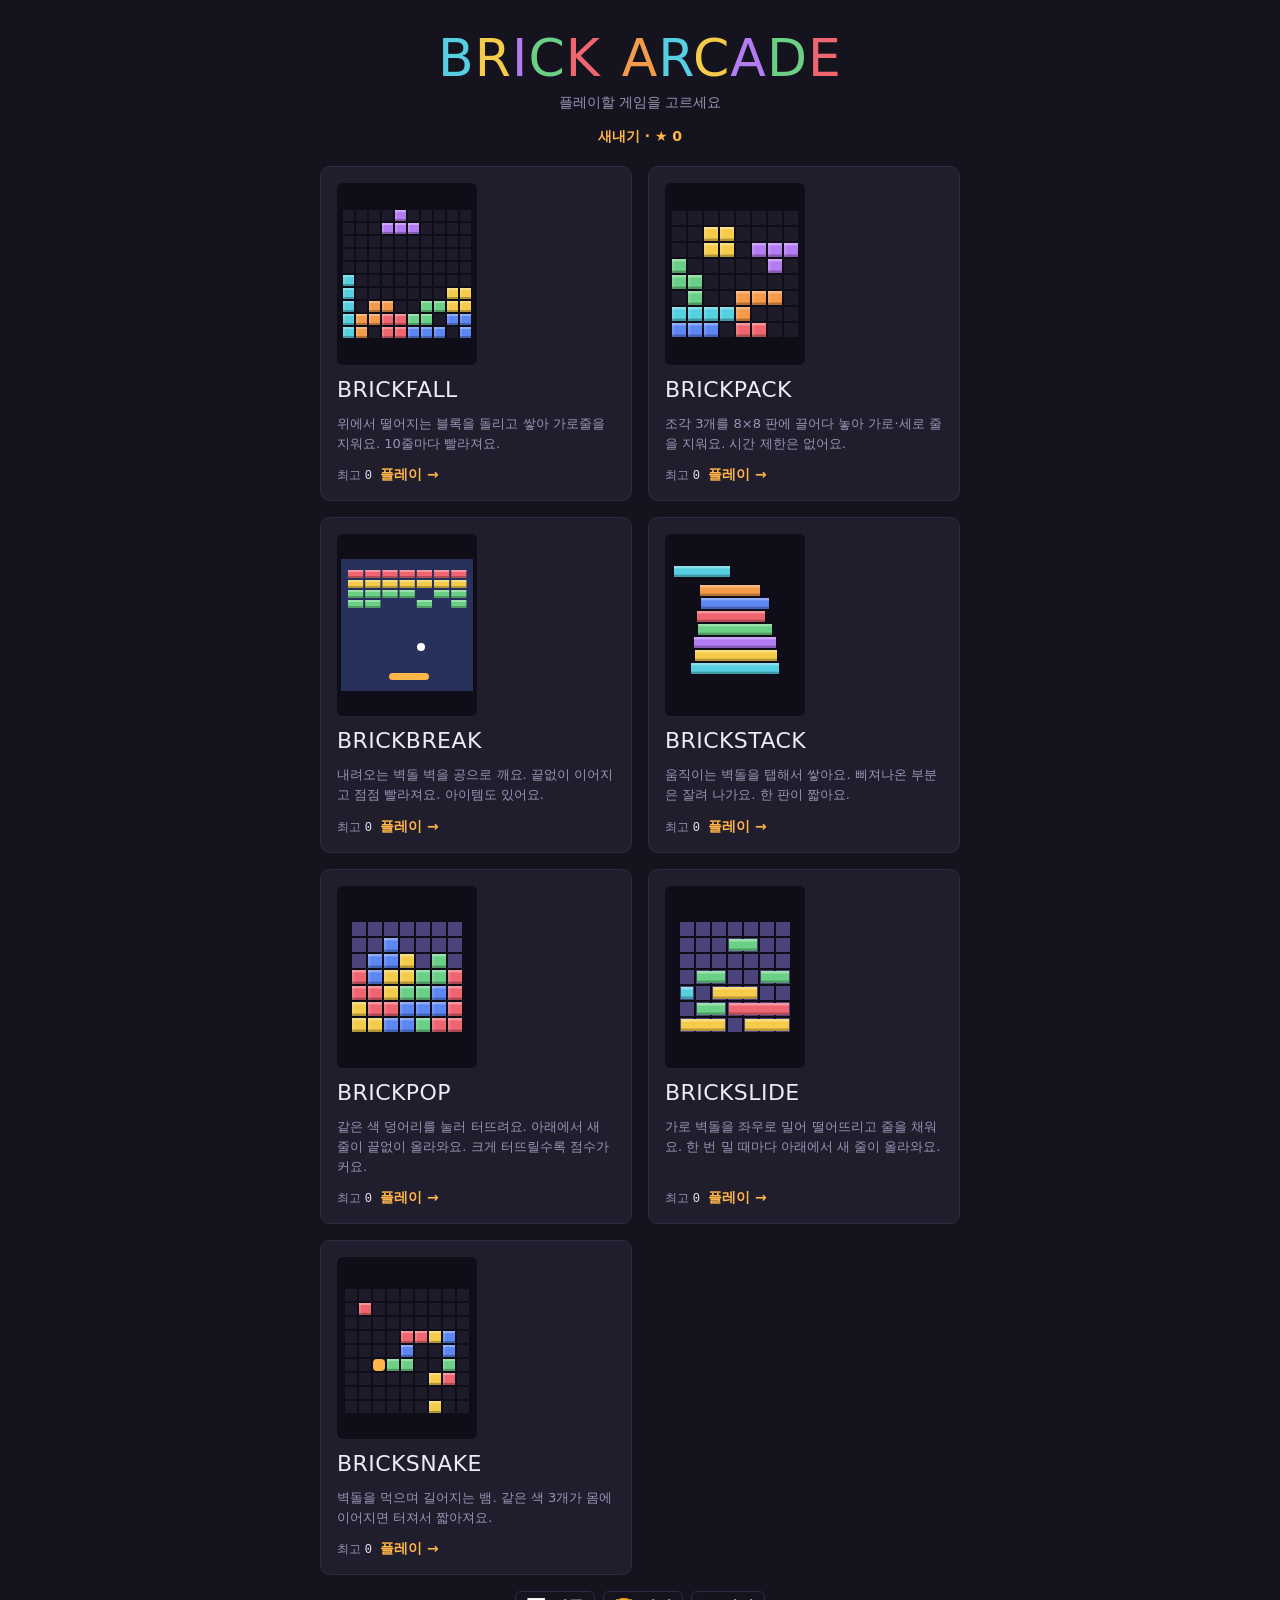
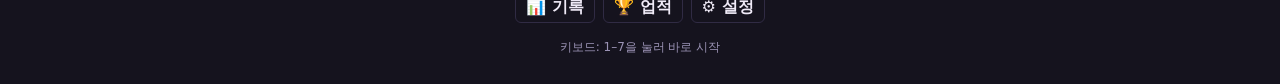
<file: index.html>
<!doctype html>
<html lang="ko">
<head>
<meta charset="utf-8">
<meta name="viewport" content="width=device-width, initial-scale=1, viewport-fit=cover">
<meta name="theme-color" content="#15131e">
<link rel="manifest" href="manifest.webmanifest">
<link rel="icon" type="image/png" sizes="192x192" href="icon-192.png">
<link rel="apple-touch-icon" href="apple-touch-icon.png">
<meta name="apple-mobile-web-app-capable" content="yes">
<meta name="mobile-web-app-capable" content="yes">
<meta name="apple-mobile-web-app-status-bar-style" content="black-translucent">
<meta name="apple-mobile-web-app-title" content="Brick Arcade">
<title>Brick Arcade</title>
<style>
/* standalone base: what the artifact viewer used to provide */
:root{padding-top:env(safe-area-inset-top,0px);padding-bottom:env(safe-area-inset-bottom,0px)}
body{margin:0;font-size:14px;overscroll-behavior:none}
[hidden]{display:none!important}
</style>
<style>
/* Layout: an arcade cabinet with a title screen (two game cards) and one screen per game; single dark look on purpose */
:root{
  --bg:#15131e; --panel:#201d2d; --well:#0f0d17; --cell:#1d1a2a; --line:#302b44;
  --ink:#efeaf7; --muted:#9b93b5; --accent:#ffb547; --accent-ink:#ffb547; --veil:rgba(15,13,23,.88);
  /* Brickpack only: a lighter dusk-violet set so the board reads clearly */
  --pack-bg:#4f4a82; --pack-well:#363162; --pack-cell:#4a437c; --pack-line:#6e67a8; --pack-muted:#d0cbea; --pack-veil:rgba(42,38,80,.9);
  /* Brickbreak & Brickstack: mid-tone blues so the play field never reads as black */
  --brk-bg:#3b4878; --brk-field:#27315c; --brk-line:#606da5; --brk-muted:#cfd5ef; --brk-veil:rgba(30,36,72,.9);
  --stk-bg:#3e4680; --stk-line:#6a72ad; --stk-muted:#d2d6ef; --stk-veil:rgba(34,38,76,.9);
  --display:"Bungee","Impact",system-ui,sans-serif;
  --body:"IBM Plex Sans KR","Apple SD Gothic Neo","Malgun Gothic",system-ui,sans-serif;
  --mono:"JetBrains Mono",ui-monospace,"Consolas",monospace;
  --ball:#ffffff; --is-light:0; --logo-shadow:none;
  color-scheme:dark;
}
/* Light skin: chosen in Settings (data-skin="light"), or "system" following the device / viewer theme */
:root[data-skin="light"],
:root[data-skin="system"][data-theme="light"]{
  --bg:#f2f0f7; --panel:#ffffff; --well:#e2deee; --cell:#d6d0e6; --line:#cdc6df;
  --ink:#211c31; --muted:#655d80; --accent:#d48806; --accent-ink:#8f5400; --veil:rgba(242,240,247,.9);
  --pack-bg:#e7e3f6; --pack-well:#c8c1e4; --pack-cell:#ddd7f0; --pack-line:#b5acd6; --pack-muted:#554d74; --pack-veil:rgba(236,233,248,.92);
  --brk-bg:#dde5f6; --brk-field:#c2cfee; --brk-line:#a9b6dc; --brk-muted:#4a5680; --brk-veil:rgba(228,234,250,.92);
  --stk-bg:#dfe3f6; --stk-line:#b0b7de; --stk-muted:#4c537e; --stk-veil:rgba(230,233,250,.92);
  --ball:#2a2550; --is-light:1; --logo-shadow:0 1px 0 rgba(33,28,49,.35); --logo-filter:brightness(.68) saturate(1.4);
  color-scheme:light;
}
@media (prefers-color-scheme: light){
  :root[data-skin="system"]:not([data-theme="dark"]){
    --bg:#f2f0f7; --panel:#ffffff; --well:#e2deee; --cell:#d6d0e6; --line:#cdc6df;
    --ink:#211c31; --muted:#655d80; --accent:#d48806; --accent-ink:#8f5400; --veil:rgba(242,240,247,.9);
    --pack-bg:#e7e3f6; --pack-well:#c8c1e4; --pack-cell:#ddd7f0; --pack-line:#b5acd6; --pack-muted:#554d74; --pack-veil:rgba(236,233,248,.92);
    --brk-bg:#dde5f6; --brk-field:#c2cfee; --brk-line:#a9b6dc; --brk-muted:#4a5680; --brk-veil:rgba(228,234,250,.92);
    --stk-bg:#dfe3f6; --stk-line:#b0b7de; --stk-muted:#4c537e; --stk-veil:rgba(230,233,250,.92);
    --ball:#2a2550; --is-light:1; --logo-shadow:0 1px 0 rgba(33,28,49,.35); --logo-filter:brightness(.68) saturate(1.4);
    color-scheme:light;
  }
}
html,body{height:100%}
body{background:var(--bg);color:var(--ink);font-family:var(--body);-webkit-tap-highlight-color:transparent}
.wrap{max-width:760px;margin:0 auto;padding-block:20px 28px;padding-left:max(16px,env(safe-area-inset-left,0px));padding-right:max(16px,env(safe-area-inset-right,0px))}
.screen{display:flex;flex-direction:column;align-items:center;gap:16px;width:100%}

/* logo */
.logo{margin:0;font-family:var(--display);font-weight:400;font-size:clamp(30px,8vw,52px);letter-spacing:.02em;line-height:1;text-align:center;text-wrap:balance}
.logo span:nth-child(7n+1){color:#56cfe1}.logo span:nth-child(7n+2){color:#f4cc4a}.logo span:nth-child(7n+3){color:#b47cf2}
.logo span:nth-child(7n+4){color:#6ccf86}.logo span:nth-child(7n+5){color:#ef6670}.logo span:nth-child(7n+6){color:#5c86f2}
.logo span:nth-child(7n){color:#f39b4a}
.logo .gap{display:inline-block;width:.4em}
.tag{margin:0;color:var(--muted);font-size:14px;text-align:center}

/* menu */
.menu-head{display:flex;flex-direction:column;gap:10px;padding-block:12px 4px}
.cards{display:grid;grid-template-columns:repeat(2,minmax(0,1fr));gap:16px;width:100%;max-width:640px}
.card{display:flex;flex-direction:column;gap:12px;text-align:left;background:var(--panel);border:1px solid var(--line);border-radius:10px;padding:16px;color:var(--ink);font:inherit;cursor:pointer;transition:transform .15s ease,border-color .15s ease}
.card:hover{border-color:var(--accent);transform:translateY(-3px)}
.card:focus-visible{outline:2px solid var(--accent);outline-offset:3px}
.card .art{display:flex;justify-content:center;align-items:center;background:var(--well);border-radius:6px;padding-block:16px;min-height:150px}
.card canvas{display:block;max-width:100%;height:auto}
.card h2{margin:0;font-family:var(--display);font-weight:400;font-size:22px;letter-spacing:.02em}
.card p{margin:0;color:var(--muted);font-size:13px;line-height:1.55}
.card .meta{display:flex;justify-content:space-between;align-items:baseline;gap:8px;margin-top:auto;font-size:12px;color:var(--muted)}
.card .meta b{font-family:var(--mono);font-weight:500;color:var(--ink);font-variant-numeric:tabular-nums}
.card .play{color:var(--accent-ink);font-weight:600;font-size:14px}
.menu-foot{color:var(--muted);font-size:12px;margin:0}

/* game screens */
.bar{display:flex;align-items:center;justify-content:space-between;gap:12px;width:100%;max-width:640px}
.back{font:600 14px var(--body);color:var(--ink);background:transparent;border:1px solid var(--line);border-radius:6px;padding:8px 12px;cursor:pointer}
.back:hover{border-color:var(--muted)}
.gname{font-family:var(--display);font-size:18px;letter-spacing:.03em}
.back:focus-visible,.btn:focus-visible,.pad button:focus-visible{outline:2px solid var(--ink);outline-offset:2px}

.game{display:grid;grid-template-columns:120px auto 120px;grid-template-areas:"hold well side";gap:16px;align-items:start}
.hold{grid-area:hold;display:flex;flex-direction:column;gap:12px}
.well{grid-area:well;position:relative}
.side{grid-area:side;display:flex;flex-direction:column;gap:12px}
.panel{background:var(--panel);border:1px solid var(--line);border-radius:6px;padding:10px;display:flex;flex-direction:column;gap:8px}
.label{font-size:11px;font-weight:600;letter-spacing:.12em;text-transform:uppercase;color:var(--muted)}
.mini{display:block;width:100%;height:auto}
.stat{display:flex;flex-direction:column;gap:2px}
.stat b{font-family:var(--mono);font-weight:500;font-size:20px;font-variant-numeric:tabular-nums;color:var(--ink)}
.stat.score b{color:var(--accent-ink)}
.keys{font-size:12px;color:var(--muted);display:grid;grid-template-columns:auto 1fr;gap:4px 8px;margin:0}
.keys dt{font-family:var(--mono);color:var(--ink);font-size:11px}
.keys dd{margin:0}

#board{display:block;width:min(calc(72vh / 2),320px);aspect-ratio:1/2;height:auto;touch-action:none;user-select:none;-webkit-user-select:none;background:var(--well);border:2px solid var(--line);border-radius:4px}
.overlay{position:absolute;inset:2px;display:flex;flex-direction:column;align-items:center;justify-content:center;gap:12px;text-align:center;background:var(--veil);border-radius:6px;padding:16px}
.overlay h2{margin:0;font-family:var(--display);font-weight:400;font-size:26px;color:var(--ink)}
.overlay p{margin:0;color:var(--muted);font-size:13px;line-height:1.5}
.overlay .big{font-family:var(--mono);font-size:28px;color:var(--accent-ink)}
.overlay .row{display:flex;gap:8px;flex-wrap:wrap;justify-content:center}
.btn{font:600 15px var(--body);color:#1b1608;background:var(--accent);border:0;border-radius:6px;padding:10px 22px;cursor:pointer}
.btn.ghost{background:transparent;color:var(--ink);border:1px solid var(--line)}

.pad{display:none;grid-template-columns:repeat(4,1fr);gap:8px;width:100%;max-width:420px;touch-action:none;user-select:none;-webkit-user-select:none}
.pad button{font:600 15px var(--body);color:var(--ink);background:var(--panel);border:1px solid var(--line);border-radius:8px;height:54px;cursor:pointer;touch-action:none}
.pad button.go{background:var(--accent);color:#1b1608;border-color:transparent}
.pad button:active{filter:brightness(1.35)}

/* brickpack */
body.pack,body.pop,body.sld,body.snk{--bg:var(--pack-bg);--line:var(--pack-line);--muted:var(--pack-muted);--veil:var(--pack-veil)}
.pstats{display:flex;gap:28px;justify-content:center;align-items:flex-end}
.pstats .stat{align-items:center}
.combo{font-family:var(--display);font-size:15px;color:var(--accent-ink);min-width:7ch;text-align:center}
.pwell{position:relative}
#packCv{display:block;width:min(100%,420px,calc((100vh - 190px) * 360 / 510));aspect-ratio:360/510;height:auto;touch-action:none;user-select:none;-webkit-user-select:none;cursor:grab}
.hint{margin:0;color:var(--muted);font-size:12px;text-align:center}

/* brickbreak & brickstack */
body.brk{--bg:var(--brk-bg);--line:var(--brk-line);--muted:var(--brk-muted);--veil:var(--brk-veil)}
body.stk{--bg:var(--stk-bg);--line:var(--stk-line);--muted:var(--stk-muted);--veil:var(--stk-veil)}
.hud{display:flex;gap:24px;justify-content:center;align-items:flex-end;flex-wrap:wrap}
.hud .stat{align-items:center}
.hud .lives{color:#ef6670;letter-spacing:.1em}
.field{position:relative}
#brkCv,#stkCv{display:block;width:min(100%,400px,calc((100vh - 190px) * 360 / 540));aspect-ratio:360/540;height:auto;border-radius:8px;touch-action:none;user-select:none;-webkit-user-select:none}
#brkCv{cursor:none}
#stkCv{cursor:pointer}

/* brickpop & brickslide */
#popCv{display:block;width:min(100%,420px,calc((100vh - 220px) * 360 / 440));aspect-ratio:360/440;height:auto;touch-action:none;user-select:none;-webkit-user-select:none;cursor:pointer}
#sldCv{display:block;width:min(100%,400px,calc((100vh - 200px) * 360 / 480));aspect-ratio:360/480;height:auto;touch-action:none;user-select:none;-webkit-user-select:none;cursor:grab}
.preview{font-family:var(--mono);font-size:14px;color:var(--accent-ink);min-width:9ch;text-align:center}
.tools{display:flex;gap:8px;justify-content:center}

/* settings */
.logo{text-shadow:var(--logo-shadow);filter:var(--logo-filter,none)}
.bar-r{display:flex;align-items:center;gap:10px}
.gear{font:600 16px var(--body);line-height:1;color:var(--ink);background:transparent;border:1px solid var(--line);border-radius:6px;padding:7px 10px;cursor:pointer}
.gear:hover{border-color:var(--muted)}
.gear:focus-visible{outline:2px solid var(--ink);outline-offset:2px}
.menu-tools{display:flex;justify-content:center}
.sheet{position:fixed;inset:0;z-index:50;display:flex;align-items:center;justify-content:center;background:var(--veil);padding-block:max(16px,env(safe-area-inset-top,0px)) max(16px,env(safe-area-inset-bottom,0px));padding-left:max(16px,env(safe-area-inset-left,0px));padding-right:max(16px,env(safe-area-inset-right,0px))}
.sheet-card{background:var(--panel);color:var(--ink);border:1px solid var(--line);border-radius:12px;padding:20px;width:min(100%,360px);display:flex;flex-direction:column;gap:18px;box-shadow:0 12px 40px rgba(0,0,0,.25)}
.sheet-card h2{margin:0;font-family:var(--display);font-weight:400;font-size:22px}
.seg{border:0;margin:0;padding:0;min-width:0}
.seg legend{padding:0;margin-bottom:8px}
.seg-row{display:grid;grid-template-columns:repeat(3,1fr);gap:6px}
.seg label{position:relative;display:block}
.seg input{position:absolute;inset:0;opacity:0;margin:0;cursor:pointer}
.seg span{display:block;text-align:center;padding:10px 0;border:1px solid var(--line);border-radius:8px;font-weight:600;font-size:14px}
.seg input:checked+span{background:var(--accent);color:#1b1608;border-color:transparent}
.seg input:focus-visible+span{outline:2px solid var(--ink);outline-offset:2px}
.vol{display:flex;flex-direction:column;gap:8px}
.vol-row{display:flex;gap:12px;align-items:center}
.vol-row input{flex:1;min-width:0;accent-color:var(--accent)}
.vol-row b{font-family:var(--mono);font-weight:500;min-width:3ch;text-align:right;font-variant-numeric:tabular-nums}
.note{margin:0;color:var(--muted);font-size:12px}
.seg.two .seg-row{grid-template-columns:repeat(2,1fr)}
.sheet-card{max-height:100%;overflow:auto}
.bar-r{gap:6px}
.menu-tools{gap:8px}
.ach-sum{margin:0;font-weight:600;font-size:15px}
.ach-legend{text-align:center}
.ach-list{display:grid;grid-template-columns:repeat(auto-fill,minmax(300px,1fr));gap:10px;width:min(100%,980px)}
.ach-game{background:var(--panel);border:1px solid var(--line);border-radius:10px;padding:12px 14px;display:flex;flex-direction:column;gap:2px}
.ach-game h3{margin:0 0 6px;font-family:var(--display);font-weight:400;font-size:17px;display:flex;justify-content:space-between;align-items:baseline}
.ach-game h3 span{font:500 13px var(--mono);color:var(--muted)}
.ach{display:grid;grid-template-columns:auto 1fr auto;gap:10px;align-items:center;padding:8px 0;border-top:1px solid var(--line);opacity:.5}
.ach.got{opacity:1}
.ach-stars{font-size:13px;letter-spacing:1px;color:var(--muted);white-space:nowrap}
.ach.got .ach-stars{color:var(--accent-ink)}
.ach b{font-size:14px}
.ach p{margin:2px 0 0;font-size:12px;color:var(--muted);line-height:1.4}
.ach-when{font:500 11px var(--mono);color:var(--muted);white-space:nowrap}
.ach-toast{position:fixed;left:50%;top:max(14px,env(safe-area-inset-top,0px));transform:translateX(-50%);z-index:60;display:flex;align-items:center;gap:8px;background:var(--panel);color:var(--ink);border:1px solid var(--accent);border-radius:999px;padding:8px 16px;box-shadow:0 8px 28px rgba(0,0,0,.3);font-size:14px;max-width:calc(100vw - 32px);transition:opacity .25s,transform .25s}
.ach-toast.out{opacity:0;transform:translate(-50%,-8px)}
.ach-toast-k{color:var(--muted);font-size:12px;font-weight:600}
.ach-toast-s{color:var(--accent-ink);letter-spacing:1px}
@media (prefers-reduced-motion:reduce){ .ach-toast{transition:none} }
#snkCv{display:block;width:min(100%,420px,calc(100vh - 260px));aspect-ratio:1;height:auto;border-radius:8px;touch-action:none;user-select:none;-webkit-user-select:none}
.npad{display:none;grid-template-columns:repeat(3,64px);gap:8px;justify-content:center;touch-action:none;user-select:none;-webkit-user-select:none}
.npad button{font:600 20px var(--body);color:var(--ink);background:var(--panel);border:1px solid var(--line);border-radius:8px;height:52px;cursor:pointer;touch-action:none}
.npad button:active{filter:brightness(1.35)}
@media (hover:none),(pointer:coarse){ .npad{display:grid} }
.title-line{margin:6px 0 0;text-align:center;font-weight:600;font-size:14px;color:var(--accent-ink)}
.rewards{width:min(100%,980px);background:var(--panel);border:1px solid var(--line);border-radius:10px;padding:14px;display:flex;flex-direction:column;gap:12px}
.rewards h3{margin:0;font-family:var(--display);font-weight:400;font-size:17px}
.rw-group{display:flex;flex-direction:column;gap:6px}
.rw-group .label{font-size:12px;color:var(--muted);font-weight:600}
.rw-row{display:flex;flex-wrap:wrap;gap:6px}
.rw{display:inline-flex;align-items:center;gap:6px;font:600 13px var(--body);color:var(--ink);background:var(--bg);border:1px solid var(--line);border-radius:999px;padding:7px 12px;cursor:pointer}
.rw[aria-pressed="true"]{background:var(--accent);color:#1b1608;border-color:transparent}
.rw:disabled{cursor:default;color:var(--muted)}
.rw:focus-visible{outline:2px solid var(--ink);outline-offset:2px}
.rw i{font-style:normal;display:inline-flex;gap:2px}
.rw i b{width:9px;height:9px;border-radius:2px;display:inline-block}
.modes{display:flex;flex-direction:column;gap:10px}
.mode-btn{display:flex;flex-direction:column;align-items:flex-start;gap:4px;text-align:left;width:100%;padding:14px 16px;border-radius:10px;border:1px solid var(--line);background:var(--bg);color:var(--ink);font:400 14px var(--body);cursor:pointer}
.mode-btn:hover{border-color:var(--accent)}
.mode-btn:focus-visible{outline:2px solid var(--ink);outline-offset:2px}
.mode-btn b{font-family:var(--display);font-weight:400;font-size:18px}
.mode-desc{color:var(--ink);line-height:1.45}
.mode-meta{color:var(--muted);font-size:12px}
.mode-meta em{font-style:normal;color:var(--accent-ink);font-weight:600}
.intro-list{margin:0;padding-left:20px;display:flex;flex-direction:column;gap:8px;line-height:1.5}
.stats-list{display:grid;grid-template-columns:repeat(auto-fill,minmax(250px,1fr));gap:10px;width:min(100%,820px)}
.st-card{background:var(--panel);border:1px solid var(--line);border-radius:10px;padding:14px;display:flex;flex-direction:column;gap:10px}
.st-card h3{margin:0;font-family:var(--display);font-weight:400;font-size:17px}
.st-nums{display:grid;grid-template-columns:repeat(3,1fr);gap:6px}
.st-nums span{display:flex;flex-direction:column;gap:2px;font-size:12px;color:var(--muted)}
.st-nums b{font-family:var(--mono);font-weight:500;font-size:16px;color:var(--ink);font-variant-numeric:tabular-nums}
.st-bars{display:flex;align-items:flex-end;gap:3px;height:36px}
.st-bars i{flex:1;max-width:22px;background:var(--accent);border-radius:2px 2px 0 0;min-height:2px;opacity:.85}
.st-foot{font-size:12px;color:var(--muted)}
.xfer{width:min(100%,820px);background:var(--panel);border:1px solid var(--line);border-radius:10px;padding:14px;display:flex;flex-direction:column;gap:10px}
.xfer h2{margin:0;font-family:var(--display);font-weight:400;font-size:17px}
.xfer .row{display:flex;gap:8px;align-items:center;flex-wrap:wrap}
.xfer textarea{width:100%;box-sizing:border-box;font:500 12px var(--mono);background:var(--bg);color:var(--ink);border:1px solid var(--line);border-radius:8px;padding:8px;resize:vertical;word-break:break-all}
.seg.two .note{margin-top:8px}
.seg input:disabled+span{opacity:.45}
.toast{position:fixed;left:50%;transform:translateX(-50%);bottom:max(16px,env(safe-area-inset-bottom,0px));z-index:40;display:flex;align-items:center;gap:10px;background:var(--panel);color:var(--ink);border:1px solid var(--line);border-radius:10px;padding:8px 8px 8px 14px;box-shadow:0 8px 28px rgba(0,0,0,.3);font-weight:600;font-size:14px;width:max-content;max-width:calc(100vw - 32px)}
.toast .btn{padding:8px 12px}
.toast-x{background:transparent;border:0;color:var(--muted);font-size:16px;cursor:pointer;padding:6px 8px;border-radius:6px}
.toast-x:focus-visible{outline:2px solid var(--ink)}

.touch-hint{display:none;margin-top:-4px}
@media (hover:none),(pointer:coarse),(max-width:640px){ .pad{display:grid} .keys-panel{display:none} .touch-hint{display:block} }
@media (max-width:640px){
  .game{grid-template-columns:72px auto 72px;gap:8px}
  .panel{padding:8px}
  .stat b{font-size:15px}
  #board{width:min(calc(54vh / 2),calc(100vw - 32px - 160px))}
  .overlay h2{font-size:20px}
}
@media (max-width:560px){ .cards{grid-template-columns:1fr} .card .art{min-height:0} }
@media (prefers-reduced-motion:reduce){ .card{transition:none} .card:hover{transform:none} }
</style>
</head>
<body>

<main class="wrap">

  <!-- ============ MENU ============ -->
  <section class="screen" id="scrMenu">
    <div class="menu-head">
      <h1 class="logo" aria-label="Brick Arcade"><span>B</span><span>R</span><span>I</span><span>C</span><span>K</span><i class="gap"></i><span>A</span><span>R</span><span>C</span><span>A</span><span>D</span><span>E</span></h1>
      <p class="tag">플레이할 게임을 고르세요</p>
      <p class="title-line" id="mTitle"></p>
    </div>
    <div class="cards">
      <button class="card" type="button" id="goFall">
        <div class="art"><canvas id="artFall" width="140" height="140"></canvas></div>
        <h2>BRICKFALL</h2>
        <p>위에서 떨어지는 블록을 돌리고 쌓아 가로줄을 지워요. 10줄마다 빨라져요.</p>
        <div class="meta"><span>최고 <b id="mBestFall">0</b></span><span class="play">플레이 →</span></div>
      </button>
      <button class="card" type="button" id="goPack">
        <div class="art"><canvas id="artPack" width="140" height="140"></canvas></div>
        <h2>BRICKPACK</h2>
        <p>조각 3개를 8×8 판에 끌어다 놓아 가로·세로 줄을 지워요. 시간 제한은 없어요.</p>
        <div class="meta"><span>최고 <b id="mBestPack">0</b></span><span class="play">플레이 →</span></div>
      </button>
      <button class="card" type="button" id="goBrk">
        <div class="art"><canvas id="artBrk" width="140" height="140"></canvas></div>
        <h2>BRICKBREAK</h2>
        <p>내려오는 벽돌 벽을 공으로 깨요. 끝없이 이어지고 점점 빨라져요. 아이템도 있어요.</p>
        <div class="meta"><span>최고 <b id="mBestBrk">0</b></span><span class="play">플레이 →</span></div>
      </button>
      <button class="card" type="button" id="goStk">
        <div class="art"><canvas id="artStk" width="140" height="140"></canvas></div>
        <h2>BRICKSTACK</h2>
        <p>움직이는 벽돌을 탭해서 쌓아요. 삐져나온 부분은 잘려 나가요. 한 판이 짧아요.</p>
        <div class="meta"><span>최고 <b id="mBestStk">0</b></span><span class="play">플레이 →</span></div>
      </button>
      <button class="card" type="button" id="goPop">
        <div class="art"><canvas id="artPop" width="140" height="140"></canvas></div>
        <h2>BRICKPOP</h2>
        <p>같은 색 덩어리를 눌러 터뜨려요. 아래에서 새 줄이 끝없이 올라와요. 크게 터뜨릴수록 점수가 커요.</p>
        <div class="meta"><span>최고 <b id="mBestPop">0</b></span><span class="play">플레이 →</span></div>
      </button>
      <button class="card" type="button" id="goSld">
        <div class="art"><canvas id="artSld" width="140" height="140"></canvas></div>
        <h2>BRICKSLIDE</h2>
        <p>가로 벽돌을 좌우로 밀어 떨어뜨리고 줄을 채워요. 한 번 밀 때마다 아래에서 새 줄이 올라와요.</p>
        <div class="meta"><span>최고 <b id="mBestSld">0</b></span><span class="play">플레이 →</span></div>
      </button>
      <button class="card" type="button" id="goSnk">
        <div class="art"><canvas id="artSnk" width="140" height="140"></canvas></div>
        <h2>BRICKSNAKE</h2>
        <p>벽돌을 먹으며 길어지는 뱀. 같은 색 3개가 몸에 이어지면 터져서 짧아져요.</p>
        <div class="meta"><span>최고 <b id="mBestSnk">0</b></span><span class="play">플레이 →</span></div>
      </button>
    </div>
    <div class="menu-tools"><button class="gear" type="button" id="goStats">📊 기록</button><button class="gear" type="button" id="goAch">🏆 업적</button><button class="gear" type="button" data-settings>⚙ 설정</button></div>
    <p class="menu-foot">키보드: 1–7을 눌러 바로 시작</p>
  </section>

  <!-- ============ BRICKFALL ============ -->
  <section class="screen" id="scrFall" hidden>
    <div class="bar"><button class="back" type="button" data-nav="menu">← 메뉴</button><span class="bar-r"><span class="gname">BRICKFALL</span><button class="gear" type="button" data-help aria-label="게임 방법">?</button><button class="gear" type="button" data-settings aria-label="설정">⚙</button></span></div>
    <div class="game">
      <div class="hold">
        <div class="panel"><span class="label">홀드</span><canvas id="holdCv" class="mini" width="96" height="64"></canvas></div>
        <div class="panel keys-panel">
          <span class="label">조작</span>
          <dl class="keys">
            <dt>← →</dt><dd>이동</dd>
            <dt>↓</dt><dd>소프트 드롭</dd>
            <dt>↑ X</dt><dd>회전 ↻</dd>
            <dt>Z</dt><dd>회전 ↺</dd>
            <dt>Space</dt><dd>하드 드롭</dd>
            <dt>C</dt><dd>홀드</dd>
            <dt>P Esc</dt><dd>일시정지</dd>
          </dl>
        </div>
      </div>
      <div class="well">
        <canvas id="board" width="320" height="640" aria-label="Brickfall 게임 보드"></canvas>
        <div class="overlay" id="overlay">
          <h2 id="ovTitle">BRICKFALL</h2>
          <p id="ovText"></p>
          <div class="big" id="ovScore" hidden></div>
          <button class="btn" id="ovBtn" type="button">시작</button>
        </div>
      </div>
      <div class="side">
        <div class="panel"><span class="label">다음</span><canvas id="nextCv" class="mini" width="96" height="192"></canvas></div>
        <div class="panel">
          <div class="stat score"><span class="label">점수</span><b id="sScore">0</b></div>
          <div class="stat"><span class="label" id="sLinesL">줄</span><b id="sLines">0</b></div>
          <div class="stat"><span class="label" id="sLevelL">레벨</span><b id="sLevel">1</b></div>
          <div class="stat"><span class="label">최고</span><b id="sBest">0</b></div>
        </div>
      </div>
    </div>
    <div class="pad" id="pad">
      <button type="button" data-act="hold">홀드</button>
      <button type="button" data-act="ccw" aria-label="반시계 회전">↺</button>
      <button type="button" data-act="cw" aria-label="시계 회전">↻</button>
      <button type="button" data-act="pause" aria-label="일시정지">Ⅱ</button>
      <button type="button" data-act="left" aria-label="왼쪽">←</button>
      <button type="button" data-act="down" aria-label="아래">↓</button>
      <button type="button" data-act="right" aria-label="오른쪽">→</button>
      <button type="button" data-act="drop" class="go">드롭</button>
    </div>
    <p class="hint touch-hint">판을 좌우로 밀면 이동, 탭하면 회전. 아래로 끌면 천천히, 빠르게 쓸어내리면 바로 떨어지고, 위로 쓸면 홀드예요.</p>
  </section>

  <!-- ============ BRICKPACK ============ -->
  <section class="screen" id="scrPack" hidden>
    <div class="bar"><button class="back" type="button" data-nav="menu">← 메뉴</button><span class="bar-r"><span class="gname">BRICKPACK</span><button class="gear" type="button" data-help aria-label="게임 방법">?</button><button class="gear" type="button" data-settings aria-label="설정">⚙</button></span></div>
    <div class="pstats">
      <div class="stat score"><span class="label">점수</span><b id="pScore">0</b></div>
      <div class="combo" id="pCombo" aria-live="polite"></div>
      <div class="stat"><span class="label">최고</span><b id="pBest">0</b></div>
    </div>
    <div class="pwell">
      <canvas id="packCv" width="360" height="510" aria-label="Brickpack 게임 보드"></canvas>
      <div class="overlay" id="pOverlay" hidden>
        <h2 id="pOvTitle">게임 오버</h2>
        <p id="pOvText">더 이상 놓을 자리가 없어요.</p>
        <div class="big" id="pOvScore">0</div>
        <div class="row">
          <button class="btn" id="pRestart" type="button">다시 시작</button>
          <button class="btn ghost" type="button" data-nav="menu">메뉴</button>
        </div>
      </div>
    </div>
    <div class="tools"><button class="back" type="button" id="pNew">새 판</button><button class="back" type="button" id="pDaily">오늘의 판</button></div>
    <p class="hint">아래 조각을 끌어서 판 위에 놓으세요. 놓을 수 없는 조각은 흐리게 보여요. 오늘의 판은 하루 동안 모두에게 같은 조각이 나와요.</p>
  </section>

  <!-- ============ BRICKBREAK ============ -->
  <section class="screen" id="scrBrk" hidden>
    <div class="bar"><button class="back" type="button" data-nav="menu">← 메뉴</button><span class="bar-r"><span class="gname">BRICKBREAK</span><button class="gear" type="button" data-help aria-label="게임 방법">?</button><button class="gear" type="button" data-settings aria-label="설정">⚙</button></span></div>
    <div class="hud">
      <div class="stat score"><span class="label">점수</span><b id="bScore">0</b></div>
      <div class="stat"><span class="label" id="bStageL">레벨</span><b id="bStage">1</b></div>
      <div class="stat"><span class="label">목숨</span><b id="bLives" class="lives">♥♥♥</b></div>
      <div class="stat"><span class="label">최고</span><b id="bBest">0</b></div>
    </div>
    <div class="field">
      <canvas id="brkCv" width="360" height="540" aria-label="Brickbreak 게임 화면"></canvas>
      <div class="overlay" id="bOverlay">
        <h2 id="bOvTitle">BRICKBREAK</h2>
        <p id="bOvText"></p>
        <div class="big" id="bOvScore" hidden></div>
        <button class="btn" id="bOvBtn" type="button">시작</button>
      </div>
    </div>
    <p class="hint">← → 키, 마우스, 또는 화면을 끌어서 패들을 움직여요. 탭 또는 Space로 공을 발사해요. P·Esc 일시정지.</p>
  </section>

  <!-- ============ BRICKSTACK ============ -->
  <section class="screen" id="scrStk" hidden>
    <div class="bar"><button class="back" type="button" data-nav="menu">← 메뉴</button><span class="bar-r"><span class="gname">BRICKSTACK</span><button class="gear" type="button" data-help aria-label="게임 방법">?</button><button class="gear" type="button" data-settings aria-label="설정">⚙</button></span></div>
    <div class="hud">
      <div class="stat score"><span class="label">높이</span><b id="tScore">0</b></div>
      <div class="stat"><span class="label">최고</span><b id="tBest">0</b></div>
    </div>
    <div class="field">
      <canvas id="stkCv" width="360" height="540" aria-label="Brickstack 게임 화면"></canvas>
      <div class="overlay" id="tOverlay" hidden>
        <h2>게임 오버</h2>
        <p id="tOvText"></p>
        <div class="big" id="tOvScore">0</div>
        <div class="row">
          <button class="btn" id="tRestart" type="button">다시 시작</button>
          <button class="btn ghost" type="button" data-nav="menu">메뉴</button>
        </div>
      </div>
    </div>
    <p class="hint">화면을 탭하거나 Space를 눌러 벽돌을 떨어뜨려요. 딱 맞추면 퍼펙트!</p>
  </section>

  <!-- ============ BRICKPOP ============ -->
  <section class="screen" id="scrPop" hidden>
    <div class="bar"><button class="back" type="button" data-nav="menu">← 메뉴</button><span class="bar-r"><span class="gname">BRICKPOP</span><button class="gear" type="button" data-help aria-label="게임 방법">?</button><button class="gear" type="button" data-settings aria-label="설정">⚙</button></span></div>
    <div class="hud">
      <div class="stat score"><span class="label">점수</span><b id="oScore">0</b></div>
      <div class="stat"><span class="label" id="oLevelL">레벨</span><b id="oLevel">1</b></div>
      <div class="stat"><span class="label" id="oNextL">다음 줄까지</span><b id="oNext">4번</b></div>
      <div class="preview" id="oPreview" aria-live="polite"></div>
      <div class="stat"><span class="label">최고</span><b id="oBest">0</b></div>
    </div>
    <div class="pwell">
      <canvas id="popCv" width="360" height="440" aria-label="Brickpop 게임 보드"></canvas>
      <div class="overlay" id="oOverlay" hidden>
        <h2 id="oOvTitle">게임 오버</h2>
        <p id="oOvText"></p>
        <div class="big" id="oOvScore">0</div>
        <div class="row">
          <button class="btn" id="oRestart" type="button">다시 시작</button>
          <button class="btn ghost" type="button" data-nav="menu">메뉴</button>
        </div>
      </div>
    </div>
    <div class="tools"><button class="back" type="button" id="oNew">새 판</button><button class="back" type="button" id="oDaily">오늘의 판</button></div>
    <p class="hint">같은 색이 2개 이상 붙은 덩어리를 누르면 터져요. n개면 (n−2)²점. 몇 번 터뜨릴 때마다 아래에서 새 줄이 올라오고(판 아래 줄이 다음 줄), 벽돌이 맨 위를 넘으면 끝나요. 판을 비우면 보너스 1,000점.</p>
  </section>

  <!-- ============ BRICKSLIDE ============ -->
  <section class="screen" id="scrSld" hidden>
    <div class="bar"><button class="back" type="button" data-nav="menu">← 메뉴</button><span class="bar-r"><span class="gname">BRICKSLIDE</span><button class="gear" type="button" data-help aria-label="게임 방법">?</button><button class="gear" type="button" data-settings aria-label="설정">⚙</button></span></div>
    <div class="hud">
      <div class="stat score"><span class="label">점수</span><b id="lScore">0</b></div>
      <div class="stat"><span class="label">지운 줄</span><b id="lLines">0</b></div>
      <div class="stat"><span class="label">최고</span><b id="lBest">0</b></div>
    </div>
    <div class="pwell">
      <canvas id="sldCv" width="360" height="480" aria-label="Brickslide 게임 보드"></canvas>
      <div class="overlay" id="lOverlay" hidden>
        <h2>게임 오버</h2>
        <p id="lOvText"></p>
        <div class="big" id="lOvScore">0</div>
        <div class="row">
          <button class="btn" id="lRestart" type="button">다시 시작</button>
          <button class="btn ghost" type="button" data-nav="menu">메뉴</button>
        </div>
      </div>
    </div>
    <p class="hint">벽돌을 좌우로 끌어서 옮기면 떨어져서 줄을 채워요. 꽉 찬 줄은 지워지고, 한 번 옮길 때마다 아래에서 새 줄이 올라와요.</p>
  </section>

  <!-- ============ STATS ============ -->
  <section class="screen" id="scrStats" hidden>
    <div class="bar"><button class="back" type="button" data-nav="menu">← 메뉴</button><span class="bar-r"><span class="gname">기록</span></span></div>
    <div class="stats-list" id="statsList"></div>
    <div class="xfer">
      <h2>기록 옮기기</h2>
      <p class="note">최고 기록, 통계, 하던 게임, 설정을 코드 하나로 옮겨요. 다른 휴대폰이나 브라우저에서 불러오기에 붙여 넣으세요.</p>
      <div class="row"><button class="btn" type="button" id="xExport">내보내기</button><button class="btn ghost" type="button" id="xImportOpen">불러오기</button></div>
      <div id="xOut" hidden>
        <textarea id="xCode" readonly rows="4" aria-label="기록 코드"></textarea>
        <div class="row"><button class="btn" type="button" id="xCopy">복사</button><span class="note" id="xMsg" aria-live="polite"></span></div>
      </div>
      <div id="xIn" hidden>
        <textarea id="xPaste" rows="4" placeholder="여기에 코드를 붙여 넣으세요" aria-label="불러올 기록 코드"></textarea>
        <div class="row"><button class="btn" type="button" id="xImport">이 코드로 덮어쓰기</button><span class="note" id="xInMsg" aria-live="polite"></span></div>
      </div>
    </div>
  </section>

  <!-- ============ ACHIEVEMENTS ============ -->
  <section class="screen" id="scrAch" hidden>
    <div class="bar"><button class="back" type="button" data-nav="menu">← 메뉴</button><span class="bar-r"><span class="gname">업적</span></span></div>
    <p class="ach-sum" id="achSum"></p>
    <p class="note ach-legend">★ 처음 해 볼 만한 것 · ★★ 연습이 필요한 것 · ★★★ 실력과 운이 함께 필요한 것</p>
    <div class="rewards" id="rewards"></div>
    <div class="ach-list" id="achList"></div>
  </section>
  <div class="ach-toast" id="achToast" hidden role="status" aria-live="polite">
    <span class="ach-toast-k">업적 달성</span><span class="ach-toast-s" id="achStars"></span><b id="achName"></b>
  </div>

  <!-- ============ MODE PICKER (games with a stage and an endless mode) ============ -->
  <div class="sheet" id="modeSheet" hidden role="dialog" aria-modal="true" aria-labelledby="modeTitle">
    <div class="sheet-card">
      <h2 id="modeTitle"></h2>
      <div class="modes">
        <button class="mode-btn" type="button" data-gm="stage"><b>스테이지</b><span class="mode-desc"></span><span class="mode-meta"></span></button>
        <button class="mode-btn" type="button" data-gm="endless"><b>무한</b><span class="mode-desc"></span><span class="mode-meta"></span></button>
      </div>
      <button class="btn ghost" id="modeCancel" type="button">취소</button>
    </div>
  </div>

  <!-- ============ HOW TO PLAY (first visit, or the ? button) ============ -->
  <div class="sheet" id="intro" hidden role="dialog" aria-modal="true" aria-labelledby="introTitle">
    <div class="sheet-card">
      <h2 id="introTitle"></h2>
      <ul class="intro-list" id="introList"></ul>
      <button class="btn" id="introGo" type="button">시작하기</button>
    </div>
  </div>

  <!-- ============ UPDATE NOTICE (installed app only) ============ -->
  <div class="toast" id="updToast" hidden role="status">
    <span>새 버전이 있어요</span>
    <button class="btn" id="updBtn" type="button">새로고침</button>
    <button class="toast-x" id="updLater" type="button" aria-label="나중에">✕</button>
  </div>

  <!-- ============ BRICKSNAKE ============ -->
  <section class="screen" id="scrSnk" hidden>
    <div class="bar"><button class="back" type="button" data-nav="menu">← 메뉴</button><span class="bar-r"><span class="gname">BRICKSNAKE</span><button class="gear" type="button" data-help aria-label="게임 방법">?</button><button class="gear" type="button" data-settings aria-label="설정">⚙</button></span></div>
    <div class="hud">
      <div class="stat score"><span class="label">점수</span><b id="nScore">0</b></div>
      <div class="stat"><span class="label">길이</span><b id="nLen">3</b></div>
      <div class="stat"><span class="label">최고</span><b id="nBest">0</b></div>
    </div>
    <div class="pwell">
      <canvas id="snkCv" width="384" height="384" aria-label="Bricksnake 게임 보드"></canvas>
      <div class="overlay" id="nOverlay" hidden>
        <h2 id="nOvTitle">BRICKSNAKE</h2>
        <p id="nOvText"></p>
        <div class="big" id="nOvScore" hidden>0</div>
        <div class="row">
          <button class="btn" id="nOvBtn" type="button">시작</button>
          <button class="btn ghost" type="button" data-nav="menu">메뉴</button>
        </div>
      </div>
    </div>
    <div class="npad" id="nPad">
      <span></span><button type="button" data-dir="up" aria-label="위">↑</button><span></span>
      <button type="button" data-dir="left" aria-label="왼쪽">←</button><button type="button" data-dir="down" aria-label="아래">↓</button><button type="button" data-dir="right" aria-label="오른쪽">→</button>
    </div>
    <p class="hint">방향키·WASD 또는 화면을 밀어서 방향을 바꿔요. 벽돌을 먹으면 그 색이 머리 뒤에 붙고, 같은 색 3개 이상이 이어지면 터져요. 벽·돌·자기 몸에 부딪히면 끝나요. P·Esc 일시정지.</p>
  </section>

  <!-- ============ SETTINGS ============ -->
  <div class="sheet" id="settings" hidden role="dialog" aria-modal="true" aria-labelledby="setTitle">
    <div class="sheet-card">
      <h2 id="setTitle">설정</h2>
      <fieldset class="seg">
        <legend class="label">화면 테마</legend>
        <div class="seg-row">
          <label><input type="radio" name="skin" value="dark" id="skinDark"><span>다크</span></label>
          <label><input type="radio" name="skin" value="light" id="skinLight"><span>라이트</span></label>
          <label><input type="radio" name="skin" value="system" id="skinSystem"><span>시스템</span></label>
        </div>
      </fieldset>
      <div class="vol">
        <label class="label" for="volRange">효과음 음량</label>
        <div class="vol-row"><input type="range" id="volRange" min="0" max="100" step="5" value="70"><b id="volVal">70</b></div>
        <p class="note">0으로 두면 소리가 꺼져요. 시스템은 기기 설정을 따라가요.</p>
      </div>
      <fieldset class="seg two" id="vibeSet">
        <legend class="label">진동</legend>
        <div class="seg-row">
          <label><input type="radio" name="vibe" value="on" id="vibeOn"><span>켜기</span></label>
          <label><input type="radio" name="vibe" value="off" id="vibeOff"><span>끄기</span></label>
        </div>
        <p class="note" id="vibeNote">줄을 지우거나 게임이 끝날 때 짧게 진동해요.</p>
      </fieldset>
      <fieldset class="seg two">
        <legend class="label">블록 무늬</legend>
        <div class="seg-row">
          <label><input type="radio" name="marks" value="on" id="marksOn"><span>켜기</span></label>
          <label><input type="radio" name="marks" value="off" id="marksOff"><span>끄기</span></label>
        </div>
        <p class="note">색마다 다른 무늬(● ▲ ■ ◆)를 그려서 색을 구분하기 쉽게 해요.</p>
      </fieldset>
      <button class="btn" id="closeSettings" type="button">닫기</button>
    </div>
  </div>
</main>

<script>
(() => {
// ================= shared =================
const $ = id => document.getElementById(id);
const COLORS = { I:'#56cfe1', O:'#f4cc4a', T:'#b47cf2', S:'#6ccf86', Z:'#ef6670', J:'#5c86f2', L:'#f39b4a' };
const PALETTE = Object.values(COLORS);
const css = getComputedStyle(document.documentElement);
const tok = (n, d) => css.getPropertyValue(n).trim() || d;
let WELL = tok('--well', '#0f0d17'), GRID = tok('--line', '#302b44'), EMPTY = tok('--cell', '#1d1a2a');
let PWELL = tok('--pack-well', '#363162'), PEMPTY = tok('--pack-cell', '#4a437c');
const fmt = n => n.toLocaleString('ko-KR');
const load = k => { try { return parseInt(localStorage.getItem(k) || '0', 10) || 0; } catch (e) { return 0; } };
const save = (k, v) => { try { localStorage.setItem(k, String(v)); } catch (e) {} };
// games in progress (Brickpack, Brickpop, Brickslide) are kept here so closing the app doesn't lose them
const loadJSON = k => { try { return JSON.parse(localStorage.getItem(k) || 'null'); } catch (e) { return null; } };
const saveJSON = (k, v) => { try { localStorage.setItem(k, JSON.stringify(v)); } catch (e) {} };
const dropKey = k => { try { localStorage.removeItem(k); } catch (e) {} };
// local date as YYYY-MM-DD (for the daily board and the stats screen)
const today = (d = new Date()) => `${d.getFullYear()}-${String(d.getMonth() + 1).padStart(2, '0')}-${String(d.getDate()).padStart(2, '0')}`;
// seeded random for the daily board: the state lives in o.rs so it can be saved and resumed
function seedOf(str) { let h = 2166136261; for (const ch of str) h = Math.imul(h ^ ch.charCodeAt(0), 16777619); return h | 0; }
function rngNext(o) {
  o.rs = (o.rs + 0x6D2B79F5) | 0;
  let t = o.rs; t = Math.imul(t ^ (t >>> 15), t | 1); t ^= t + Math.imul(t ^ (t >>> 7), t | 61);
  return ((t ^ (t >>> 14)) >>> 0) / 4294967296;
}

// game modes: four games offer a stage mode next to the endless one (picked from the menu)
const GM = { fall: 'endless', pack: 'endless', brk: 'endless', pop: 'endless' };
const STAGE_KEY = { fall: 'brickfall', pack: 'brickpack', brk: 'brickbreak', pop: 'brickpop' };
// stage-mode records: best score and furthest stage reached
const stageRec = g => ({ best: load(STAGE_KEY[g] + '-stage-best'), max: load(STAGE_KEY[g] + '-stage-max') });
function stageRecSave(g, score, stage) {
  const r = stageRec(g), rec = score > r.best;
  if (rec) save(STAGE_KEY[g] + '-stage-best', score);
  if (stage > r.max) save(STAGE_KEY[g] + '-stage-max', stage);
  return rec;
}

// colour-blind help: a small shape on each block colour (Settings → 블록 무늬)
let MARKS = false;
const MARK_OF = { '#ef6670': 'circle', '#f4cc4a': 'tri', '#5c86f2': 'square', '#6ccf86': 'diamond', '#b47cf2': 'plus', '#56cfe1': 'ring', '#f39b4a': 'x' };
function drawMark(c, x, y, s, color) {
  const kind = MARK_OF[color]; if (!kind || s < 14) return;
  const cx = x + s / 2, cy = y + s / 2, r = s * .19;
  c.fillStyle = 'rgba(20,16,36,.42)'; c.strokeStyle = 'rgba(20,16,36,.42)'; c.lineWidth = Math.max(2, s * .08);
  c.beginPath();
  if (kind === 'circle') { c.arc(cx, cy, r, 0, Math.PI * 2); c.fill(); }
  else if (kind === 'ring') { c.arc(cx, cy, r * .85, 0, Math.PI * 2); c.stroke(); }
  else if (kind === 'square') { c.fillRect(cx - r * .9, cy - r * .9, r * 1.8, r * 1.8); }
  else if (kind === 'tri') { c.moveTo(cx, cy - r * 1.1); c.lineTo(cx + r * 1.1, cy + r * .85); c.lineTo(cx - r * 1.1, cy + r * .85); c.closePath(); c.fill(); }
  else if (kind === 'diamond') { c.moveTo(cx, cy - r * 1.2); c.lineTo(cx + r, cy); c.lineTo(cx, cy + r * 1.2); c.lineTo(cx - r, cy); c.closePath(); c.fill(); }
  else if (kind === 'plus') { c.moveTo(cx - r, cy); c.lineTo(cx + r, cy); c.moveTo(cx, cy - r); c.lineTo(cx, cy + r); c.stroke(); }
  else if (kind === 'x') { c.moveTo(cx - r * .8, cy - r * .8); c.lineTo(cx + r * .8, cy + r * .8); c.moveTo(cx + r * .8, cy - r * .8); c.lineTo(cx - r * .8, cy + r * .8); c.stroke(); }
}

// ---- cosmetic rewards (unlocked with achievement stars; chosen on the achievements screen)
// Games keep using the base colours in their state; only drawing goes through paint(), so saves,
// colour-matching rules and the colour-blind marks are unaffected by the chosen look.
const BASE7 = ['#56cfe1', '#f4cc4a', '#b47cf2', '#6ccf86', '#ef6670', '#5c86f2', '#f39b4a'];
const PALETTES = {
  base:   { name: '기본', stars: 0, cols: BASE7 },
  pastel: { name: '파스텔', stars: 5, cols: ['#8fe3ef', '#f8e08c', '#cfa9f7', '#9fe0b0', '#f59aa2', '#93aef6', '#f7bd85'] },
  neon:   { name: '네온', stars: 15, cols: ['#00e5ff', '#ffee00', '#c04dff', '#39ff7a', '#ff3b6b', '#3d6bff', '#ff8a1f'] },
  jewel:  { name: '보석', stars: 30, cols: ['#1fa5b8', '#e0a800', '#8a3fd1', '#1f9e5a', '#c8284a', '#2b4fc7', '#d86a12'] },
  retro:  { name: '레트로', stars: 50, cols: ['#6fb8b0', '#d8c060', '#9c7bb0', '#7fa860', '#c86a5a', '#6a80b0', '#c89050'] },
};
const SHAPES_LOOK = {
  bevel: { name: '기본', stars: 0 }, round: { name: '둥근', stars: 10 },
  pixel: { name: '픽셀', stars: 25 }, glass: { name: '유리', stars: 40 },
};
const TITLES = [
  { stars: 0, name: '새내기' }, { stars: 10, name: '벽돌 견습생' }, { stars: 25, name: '벽돌 수집가' },
  { stars: 45, name: '벽돌 장인' }, { stars: 70, name: '아케이드 고수' }, { stars: 100, name: '전설의 벽돌공' },
  { stars: Infinity, name: '완벽주의자', all: true },
];
let PAINT = null, LOOK = 'bevel';
function setLook(palette, shape) {
  const p = PALETTES[palette] || PALETTES.base;
  PAINT = palette && palette !== 'base' ? Object.fromEntries(BASE7.map((c, i) => [c, p.cols[i]])) : null;
  LOOK = SHAPES_LOOK[shape] ? shape : 'bevel';
}
const paint = col => (PAINT && PAINT[col]) || col;

function setupHiDPI(c, w, h, x) {
  const d = Math.min(window.devicePixelRatio || 1, 3);
  c.width = w * d; c.height = h * d; x.setTransform(d, 0, 0, d, 0, 0);
}
function block(c, x, y, s, color, alpha = 1) {
  if (s <= 0) return;
  c.globalAlpha = alpha;
  if (LOOK !== 'bevel') drawLook(c, x, y, s, s, paint(color));
  else {
    c.fillStyle = paint(color); c.fillRect(x + 1, y + 1, s - 2, s - 2);
    const e = Math.max(2, s * .15);
    c.fillStyle = 'rgba(255,255,255,.30)'; c.fillRect(x + 1, y + 1, s - 2, e);
    c.fillStyle = 'rgba(255,255,255,.14)'; c.fillRect(x + 1, y + 1, e, s - 2);
    c.fillStyle = 'rgba(0,0,0,.28)'; c.fillRect(x + 1, y + s - 1 - e, s - 2, e);
  }
  if (MARKS) drawMark(c, x, y, s, color);
  c.globalAlpha = 1;
}
// the unlockable block shapes; used by block() and bevelRect() (any width/height)
function drawLook(c, x, y, w, h, col) {
  const m = Math.min(w, h);
  if (LOOK === 'round') {
    const r = Math.max(2, m * .3);
    c.fillStyle = col; c.beginPath();
    if (c.roundRect) c.roundRect(x + 1.5, y + 1.5, w - 3, h - 3, r); else c.rect(x + 1.5, y + 1.5, w - 3, h - 3);
    c.fill();
    c.fillStyle = 'rgba(255,255,255,.35)'; c.beginPath();
    c.ellipse(x + w * .36, y + h * .32, Math.max(1, w * .2), Math.max(1, h * .12), -0.4, 0, Math.PI * 2); c.fill();
  } else if (LOOK === 'pixel') {
    const p = Math.max(2, Math.round(m / 8));
    c.fillStyle = 'rgba(0,0,0,.45)'; c.fillRect(x + 1, y + 1, w - 2, h - 2);
    c.fillStyle = col; c.fillRect(x + 1 + p, y + 1 + p, w - 2 - 2 * p, h - 2 - 2 * p);
    c.fillStyle = 'rgba(255,255,255,.55)'; c.fillRect(x + 1 + p, y + 1 + p, p, p); c.fillRect(x + 1 + 2 * p, y + 1 + p, p, p); c.fillRect(x + 1 + p, y + 1 + 2 * p, p, p);
    c.fillStyle = 'rgba(0,0,0,.25)'; c.fillRect(x + w - 1 - 2 * p, y + h - 1 - 2 * p, p, p);
  } else if (LOOK === 'glass') {
    const a = c.globalAlpha;
    c.globalAlpha = a * .78; c.fillStyle = col; c.fillRect(x + 1, y + 1, w - 2, h - 2);
    c.globalAlpha = a;
    const g = c.createLinearGradient(0, y, 0, y + h);
    g.addColorStop(0, 'rgba(255,255,255,.55)'); g.addColorStop(.45, 'rgba(255,255,255,.12)'); g.addColorStop(.5, 'rgba(255,255,255,0)');
    c.fillStyle = g; c.fillRect(x + 1, y + 1, w - 2, h - 2);
    c.strokeStyle = 'rgba(255,255,255,.6)'; c.lineWidth = 1; c.strokeRect(x + 1.5, y + 1.5, w - 3, h - 3);
  }
}
function rrect(c, x, y, w, h, r) {
  c.beginPath(); if (c.roundRect) c.roundRect(x, y, w, h, r); else c.rect(x, y, w, h); c.fill();
}

// ================= navigation =================
const screens = { menu: $('scrMenu'), fall: $('scrFall'), pack: $('scrPack'), brk: $('scrBrk'), stk: $('scrStk'), pop: $('scrPop'), sld: $('scrSld'), stats: $('scrStats'), ach: $('scrAch'), snk: $('scrSnk') };
let current = 'menu';
function show(name, fromHash) {
  if (!screens[name]) name = 'menu';
  if (current === 'fall' && name !== 'fall' && S.mode === 'play') togglePause();
  if (current === 'brk' && name !== 'brk' && B.mode === 'play') brkPause();
  if (current === 'stk' && name !== 'stk') stkPause();
  if (current === 'snk' && name !== 'snk') snkPause();
  for (const k in screens) screens[k].hidden = k !== name;
  current = name;
  document.body.classList.toggle('pack', name === 'pack');
  document.body.classList.toggle('brk', name === 'brk');
  document.body.classList.toggle('stk', name === 'stk');
  document.body.classList.toggle('pop', name === 'pop');
  document.body.classList.toggle('sld', name === 'sld');
  document.body.classList.toggle('snk', name === 'snk');
  if (name === 'menu') refreshMenu();
  if (name === 'stats') renderStats();
  if (name === 'ach') renderAch();
  maybeIntro(name);
  if (!fromHash && location.hash.slice(1) !== name) location.hash = name;
  window.scrollTo(0, 0);
}
addEventListener('hashchange', () => show(location.hash.slice(1), true));
document.querySelectorAll('[data-nav]').forEach(b => b.addEventListener('click', () => show(b.dataset.nav)));
// games with two modes ask which one first; the others open straight away
function goGame(g) { if (GM[g]) openModePicker(g); else show(g); }
$('goFall').addEventListener('click', () => goGame('fall'));
$('goPack').addEventListener('click', () => goGame('pack'));
$('goBrk').addEventListener('click', () => goGame('brk'));
$('goStk').addEventListener('click', () => goGame('stk'));
$('goPop').addEventListener('click', () => goGame('pop'));
$('goSld').addEventListener('click', () => goGame('sld'));
$('goSnk').addEventListener('click', () => goGame('snk'));

function refreshMenu() {
  const withStage = (v, g) => { const m = stageRec(g).max; return fmt(v) + (m ? ` · 스테이지 ${m}` : ''); };
  $('mBestFall').textContent = withStage(best, 'fall');
  $('mBestPack').textContent = withStage(pBest, 'pack');
  $('mBestBrk').textContent = withStage(bBest, 'brk');
  $('mBestStk').textContent = fmt(tBest);
  $('mBestPop').textContent = withStage(oBest, 'pop');
  $('mBestSnk').textContent = fmt(nBest);
  showTitle();
  $('mBestSld').textContent = fmt(lBest);
}
function drawArt(id, rows, cell) {
  const c = $(id), x = c.getContext('2d');
  setupHiDPI(c, 140, 140, x);
  const w = rows[0].length * cell, h = rows.length * cell, ox = (140 - w) / 2, oy = (140 - h) / 2;
  rows.forEach((row, r) => [...row].forEach((ch, cc) => {
    const px = ox + cc * cell, py = oy + r * cell;
    if (ch === '.') { x.fillStyle = EMPTY; x.fillRect(px + 1, py + 1, cell - 2, cell - 2); }
    else block(x, px, py, cell, COLORS[ch]);
  }));
}
function artFP() {
drawArt('artFall', [
  '....T.....', '...TTT....', '..........', '..........', '..........',
  'I.........', 'I.......OO', 'I.LL..SSOO', 'ILLZZSS.JJ', 'IL.ZZJJJ.J'
], 13);
drawArt('artPack', [
  '........', '..OO....', '..OO.TTT', 'S.....T.', 'SS......', '.S..LLL.', 'IIIIL...', 'JJJ.ZZ..'
], 16);
}
artFP();

// ================= BRICKFALL =================
const COLS = 10, ROWS = 20, CELL = 32;
const SHAPES = {
  I: [[0,0,0,0],[1,1,1,1],[0,0,0,0],[0,0,0,0]],
  J: [[1,0,0],[1,1,1],[0,0,0]],
  L: [[0,0,1],[1,1,1],[0,0,0]],
  O: [[1,1],[1,1]],
  S: [[0,1,1],[1,1,0],[0,0,0]],
  T: [[0,1,0],[1,1,1],[0,0,0]],
  Z: [[1,1,0],[0,1,1],[0,0,0]],
};
const KICKS = [[0,0],[-1,0],[1,0],[0,-1],[-2,0],[2,0],[-1,-1],[1,-1]];
const LINE_PTS = [0,100,300,500,800];
const DAS = 160, ARR = 45, SOFT = 40, LOCK = 500, CLEAR_MS = 240;

const cv = $('board'), ctx = cv.getContext('2d');
const holdCv = $('holdCv'), hctx = holdCv.getContext('2d');
const nextCv = $('nextCv'), nctx = nextCv.getContext('2d');
setupHiDPI(cv, COLS*CELL, ROWS*CELL, ctx);
setupHiDPI(holdCv, 96, 64, hctx);
setupHiDPI(nextCv, 96, 192, nctx);

let best = load('brickfall-best');
let S;
function fresh(gm = 'endless') {
  return { board: Array.from({length: ROWS}, () => Array(COLS).fill(null)),
    queue: [], cur: null, hold: null, canHold: true, score: 0, lines: 0, level: 1,
    mode: 'ready', dropAcc: 0, lockT: 0, lockResets: 0, clearing: null, clearT: 0,
    gm, stage: 1, stageLines: 0 };
}
// Stage mode: clear FALL_GOAL lines to pass. Each stage starts with more junk rows (one gap each) and falls faster.
const FALL_GOAL = 10, JUNK = '#8a85a6';
const junkRows = n => Math.min(10, n + 1);
const fallBest = () => S.gm === 'stage' ? stageRec('fall').best : best;
function setupFallStage(n) {
  S.stage = n; S.stageLines = 0; S.level = n; S.hold = null; S.canHold = true; S.cur = null;
  S.board = Array.from({length: ROWS}, () => Array(COLS).fill(null));
  for (let k = 0; k < junkRows(n); k++) {
    const gap = Math.floor(Math.random() * COLS);
    S.board[ROWS - 1 - k] = Array.from({length: COLS}, (_, c) => c === gap ? null : 'G');
  }
  spawn(nextType());
}
const cellColor = t => t === 'G' ? JUNK : COLORS[t];
const rotM = (m, dir) => {
  const n = m.length, out = m.map(r => r.slice());
  for (let r = 0; r < n; r++) for (let c = 0; c < n; c++)
    if (dir > 0) out[c][n-1-r] = m[r][c]; else out[n-1-c][r] = m[r][c];
  return out;
};
function collide(m, x, y) {
  for (let r = 0; r < m.length; r++) for (let c = 0; c < m.length; c++) {
    if (!m[r][c]) continue;
    const nx = x + c, ny = y + r;
    if (nx < 0 || nx >= COLS || ny >= ROWS) return true;
    if (ny >= 0 && S.board[ny][nx]) return true;
  }
  return false;
}
function refill() {
  const b = Object.keys(SHAPES);
  for (let i = b.length - 1; i > 0; i--) { const j = Math.floor(Math.random() * (i + 1)); [b[i], b[j]] = [b[j], b[i]]; }
  S.queue.push(...b);
}
function nextType() { while (S.queue.length < 8) refill(); return S.queue.shift(); }
function spawn(type) {
  const m = SHAPES[type].map(r => r.slice());
  S.cur = { type, m, x: Math.floor((COLS - m.length) / 2), y: type === 'I' ? -1 : 0 };
  S.lockT = 0; S.lockResets = 0; S.dropAcc = 0;
  if (collide(S.cur.m, S.cur.x, S.cur.y)) gameOver();
}
const grounded = () => S.cur && collide(S.cur.m, S.cur.x, S.cur.y + 1);
function touched() { if (grounded() && S.lockResets < 15) { S.lockT = 0; S.lockResets++; } }
function move(dx) {
  if (!S.cur || collide(S.cur.m, S.cur.x + dx, S.cur.y)) return false;
  S.cur.x += dx; touched(); sfx('move'); return true;
}
function rotate(dir) {
  if (!S.cur || S.cur.type === 'O') return;
  const m = rotM(S.cur.m, dir);
  for (const [kx, ky] of KICKS) {
    if (!collide(m, S.cur.x + kx, S.cur.y + ky)) { S.cur.m = m; S.cur.x += kx; S.cur.y += ky; touched(); sfx('rotate'); return; }
  }
}
function softDrop() {
  if (!S.cur) return;
  if (!collide(S.cur.m, S.cur.x, S.cur.y + 1)) { S.cur.y++; S.score += 1; S.dropAcc = 0; }
}
function hardDrop() {
  if (!S.cur) return;
  let d = 0;
  while (!collide(S.cur.m, S.cur.x, S.cur.y + 1)) { S.cur.y++; d++; }
  S.score += d * 2; sfx('drop'); lock();
}
function holdPiece() {
  if (!S.cur || !S.canHold) return;
  const t = S.cur.type;
  if (S.hold) { const h = S.hold; S.hold = t; spawn(h); } else { S.hold = t; spawn(nextType()); }
  S.canHold = false; sfx('hold');
}
function lock() {
  const { m, x, y, type } = S.cur;
  let above = false;
  for (let r = 0; r < m.length; r++) for (let c = 0; c < m.length; c++) {
    if (!m[r][c]) continue;
    if (y + r < 0) { above = true; continue; }
    S.board[y + r][x + c] = type;
  }
  S.cur = null;
  if (above) { gameOver(); return; }
  const full = [];
  for (let r = 0; r < ROWS; r++) if (S.board[r].every(Boolean)) full.push(r);
  if (full.length) { S.clearing = full; S.clearT = 0; sfx('clear', full.length); }
  else { sfx('lock'); spawn(nextType()); S.canHold = true; }
  fallSave();
}
function finishClear() {
  const n = S.clearing.length;
  S.board = S.board.filter((_, r) => !S.clearing.includes(r));
  while (S.board.length < ROWS) S.board.unshift(Array(COLS).fill(null));
  S.score += LINE_PTS[n] * S.level;
  S.lines += n;
  S.clearing = null;
  achEv('fall', 'clear', { n, prev: S.lastClear || 0, empty: S.board.every(row => row.every(v => !v)) });
  S.lastClear = n;
  if (S.gm === 'stage') {
    S.stageLines += n;
    if (S.stageLines >= FALL_GOAL) {
      S.clearBonus = 500 * S.stage; S.score += S.clearBonus;
      achEv('fall', 'stageclear', { stage: S.stage });
      S.mode = 'clear'; S.cur = null; sfx('stage');
      stageRecSave('fall', S.score, S.stage + 1);
      showOverlay(); fallSave(); return;
    }
  } else { S.level = Math.floor(S.lines / 10) + 1; achEv('fall', 'score', { score: S.score, level: S.level, stage: false }); }
  spawn(nextType()); S.canHold = true;
  fallSave();
}
const gravityMs = lv => Math.max(8, Math.pow(Math.max(0.8 - (lv - 1) * 0.007, 0.05), lv - 1) * 1000);

function start() {
  S = fresh(S.gm); S.mode = 'play';
  if (S.gm === 'stage') setupFallStage(1); else spawn(nextType());
  showOverlay(); fallSave();
}
function nextFallStage() { S.mode = 'play'; setupFallStage(S.stage + 1); showOverlay(); fallSave(); }
// the game in progress is saved on every lock and pause, and comes back paused (one save per mode)
const fallKey = gm => gm === 'stage' ? 'brickfall-stage-save' : 'brickfall-save';
function fallSave() {
  if (S.mode !== 'play' && S.mode !== 'pause' && S.mode !== 'clear') { dropKey(fallKey(S.gm)); return; }
  saveJSON(fallKey(S.gm), Object.assign({}, S, { mode: S.mode === 'clear' ? 'clear' : 'pause', clearing: null }));
}
function fallResume(gm = 'endless') {
  const s = loadJSON(fallKey(gm));
  if (!s || !Array.isArray(s.board) || s.board.length !== ROWS || !Array.isArray(s.queue)) return false;
  S = Object.assign(fresh(gm), s, { gm, mode: s.mode === 'clear' ? 'clear' : 'pause', clearing: null });
  if (!S.cur && S.mode !== 'clear') spawn(nextType());
  return true;
}
// switch Brickfall to a mode: keep the current game if it is already that mode, else pick up its save
function fallMode(gm) {
  if (S.gm === gm && S.mode !== 'over') return;
  if (!fallResume(gm)) S = fresh(gm);
  releaseAll(); showOverlay();
}
function gameOver() {
  S.mode = 'over'; S.cur = null; sfx('over'); dropKey(fallKey(S.gm));
  recordGame(S.gm === 'stage' ? 'fall-stage' : 'fall', S.score);
  if (S.gm === 'stage') S.newBest = stageRecSave('fall', S.score, S.stage);
  else { S.newBest = S.score > best; if (S.newBest) { best = S.score; save('brickfall-best', best); } }
  showOverlay();
}
function togglePause() {
  if (S.mode === 'play') S.mode = 'pause';
  else if (S.mode === 'pause') S.mode = 'play';
  releaseAll(); showOverlay(); fallSave();
}

const ov = $('overlay'), ovTitle = $('ovTitle'), ovText = $('ovText'), ovScore = $('ovScore'), ovBtn = $('ovBtn');
function showOverlay() {
  if (S.mode === 'play') { ov.hidden = true; return; }
  ov.hidden = false; ovScore.hidden = true;
  if (S.mode === 'ready') {
    ovTitle.textContent = S.gm === 'stage' ? 'BRICKFALL · 스테이지' : 'BRICKFALL';
    ovText.innerHTML = S.gm === 'stage' ? `스테이지마다 ${FALL_GOAL}줄을 지우면 통과예요.<br>아래에 쌓인 회색 줄이 점점 늘어나고 빨라져요.`
      : '줄을 채우면 사라집니다.<br>10줄마다 레벨이 오르고 빨라집니다.';
    ovBtn.textContent = '시작';
  } else if (S.mode === 'clear') {
    ovTitle.textContent = `스테이지 ${S.stage} 클리어!`;
    ovText.textContent = `보너스 +${fmt(S.clearBonus || 0)}점. 다음 스테이지는 회색 줄 ${junkRows(S.stage + 1)}개로 시작해요.`;
    ovScore.hidden = false; ovScore.textContent = fmt(S.score);
    ovBtn.textContent = `스테이지 ${S.stage + 1} 시작`;
  } else if (S.mode === 'pause') {
    ovTitle.textContent = '일시정지';
    ovText.textContent = 'P 또는 Esc로 계속합니다.';
    ovBtn.textContent = '계속';
  } else {
    ovTitle.textContent = '게임 오버';
    ovText.textContent = (S.gm === 'stage' ? `스테이지 ${S.stage}에서 끝났어요.` : `레벨 ${S.level} · ${S.lines}줄.`) + (S.newBest && S.score > 0 ? ' 새 최고 기록입니다.' : '');
    ovScore.hidden = false; ovScore.textContent = fmt(S.score);
    ovBtn.textContent = '다시 시작';
  }
}
ovBtn.addEventListener('click', () => { if (S.mode === 'pause') togglePause(); else if (S.mode === 'clear') nextFallStage(); else start(); });

const shown = {};
function setText(id, v) { if (shown[id] !== v) { shown[id] = v; $(id).textContent = typeof v === 'number' ? fmt(v) : v; } }
function updateStats() {
  const st = S.gm === 'stage';
  setText('sLinesL', st ? '목표' : '줄'); setText('sLevelL', st ? '스테이지' : '레벨');
  setText('sScore', S.score); setText('sLines', st ? `${Math.min(S.stageLines, FALL_GOAL)}/${FALL_GOAL}` : S.lines);
  setText('sLevel', st ? S.stage : S.level); setText('sBest', Math.max(fallBest(), S.score));
}

const held = { left: false, right: false, down: false };
let dasDir = 0, dasT = 0, arrT = 0, softT = 0;
function releaseAll() { held.left = held.right = held.down = false; dasDir = 0; }
function press(act) {
  if (S.mode === 'clear') { if (act === 'drop' || act === 'start') nextFallStage(); return; }
  if (S.mode === 'ready' || S.mode === 'over') { if (act === 'drop' || act === 'start') start(); return; }
  if (act === 'pause') { togglePause(); return; }
  if (S.mode !== 'play' || !S.cur) {
    if (act === 'left' || act === 'right' || act === 'down') held[act] = true;
    if (act === 'left' || act === 'right') { dasDir = act === 'left' ? -1 : 1; dasT = arrT = 0; }
    return;
  }
  switch (act) {
    case 'left': case 'right':
      held[act] = true; dasDir = act === 'left' ? -1 : 1; dasT = arrT = 0; move(dasDir); break;
    case 'down': held.down = true; softT = 0; softDrop(); break;
    case 'cw': rotate(1); break;
    case 'ccw': rotate(-1); break;
    case 'drop': hardDrop(); break;
    case 'hold': holdPiece(); break;
  }
}
function release(act) {
  if (act === 'left' || act === 'right') {
    held[act] = false;
    const want = held.left ? -1 : held.right ? 1 : 0;
    if (want !== dasDir) { dasDir = want; dasT = arrT = 0; }
  } else if (act === 'down') held.down = false;
}
const KEYMAP = { ArrowLeft:'left', ArrowRight:'right', ArrowDown:'down', ArrowUp:'cw', KeyX:'cw', KeyZ:'ccw',
  Space:'drop', KeyC:'hold', ShiftLeft:'hold', ShiftRight:'hold', KeyP:'pause', Escape:'pause', Enter:'start' };
addEventListener('keydown', e => {
  if (current === 'menu') {
    if (e.key === '1') goGame('fall'); else if (e.key === '2') goGame('pack');
    else if (e.key === '3') goGame('brk'); else if (e.key === '4') goGame('stk');
    else if (e.key === '5') goGame('pop'); else if (e.key === '6') goGame('sld'); else if (e.key === '7') goGame('snk');
    return;
  }
  if (current !== 'fall') return;
  const act = KEYMAP[e.code]; if (!act) return;
  e.preventDefault();
  if (e.repeat) return;
  if (act === 'start') { if (S.mode === 'pause') togglePause(); else if (S.mode === 'clear') nextFallStage(); else if (S.mode !== 'play') start(); return; }
  press(act);
});
addEventListener('keyup', e => { if (current !== 'fall') return; const act = KEYMAP[e.code]; if (act) release(act); });
addEventListener('blur', () => { releaseAll(); if (current === 'fall' && S.mode === 'play') togglePause(); });
document.addEventListener('visibilitychange', () => { if (document.hidden && current === 'fall' && S.mode === 'play') togglePause(); });

document.querySelectorAll('#pad button').forEach(b => {
  const act = b.dataset.act;
  b.addEventListener('pointerdown', e => { e.preventDefault(); try { b.setPointerCapture(e.pointerId); } catch (_) {} press(act); });
  const up = () => release(act);
  b.addEventListener('pointerup', up); b.addEventListener('pointercancel', up); b.addEventListener('lostpointercapture', up);
  b.addEventListener('contextmenu', e => e.preventDefault());
});

// touch gestures on the board (phones): drag sideways to move one column per cell, drag down to soft-drop,
// flick down to drop, flick up to hold, tap to rotate. The first ~12px decide the direction, so a sideways
// drag never drops by accident. The mouse keeps using the keyboard; the on-screen buttons still work.
let swipe = null;
const SWIPE_LOCK = 12, FLICK_SPEED = .9, TAP_MS = 260;
cv.addEventListener('pointerdown', e => {
  if (e.pointerType === 'mouse' || current !== 'fall' || S.mode !== 'play' || swipe) return;
  e.preventDefault();
  try { cv.setPointerCapture(e.pointerId); } catch (_) {}
  const cell = cv.getBoundingClientRect().width / COLS;
  swipe = { id: e.pointerId, x0: e.clientX, y0: e.clientY, t0: performance.now(), cell, axis: null, cols: 0, rows: 0, lastY: e.clientY, lastT: performance.now(), vy: 0 };
});
cv.addEventListener('pointermove', e => {
  const g = swipe; if (!g || e.pointerId !== g.id || S.mode !== 'play') return;
  e.preventDefault();
  const dx = e.clientX - g.x0, dy = e.clientY - g.y0, now = performance.now();
  if (!g.axis && Math.max(Math.abs(dx), Math.abs(dy)) >= SWIPE_LOCK) g.axis = Math.abs(dx) > Math.abs(dy) ? 'x' : 'y';
  if (g.axis === 'x') {
    const want = Math.trunc(dx / (g.cell * .85));
    while (g.cols < want) { move(1); g.cols++; }
    while (g.cols > want) { move(-1); g.cols--; }
  } else if (g.axis === 'y' && dy > 0) {
    const want = Math.trunc(dy / g.cell);
    while (g.rows < want && S.cur) { softDrop(); g.rows++; }
  }
  // speed over the last moment, for telling a flick from a slow drag
  const dt = Math.max(1, now - g.lastT);
  g.vy = .6 * g.vy + .4 * ((e.clientY - g.lastY) / dt);
  g.lastY = e.clientY; g.lastT = now;
});
function endSwipe(e, cancel) {
  const g = swipe; if (!g || e.pointerId !== g.id) return;
  swipe = null;
  if (cancel || S.mode !== 'play') return;
  const dy = e.clientY - g.y0, dist = Math.hypot(e.clientX - g.x0, dy), dur = performance.now() - g.t0;
  if (!g.axis && dist < SWIPE_LOCK && dur < TAP_MS) { rotate(1); return; }
  if (g.axis !== 'y') return;
  if (dy > g.cell * 1.5 && g.vy > FLICK_SPEED) hardDrop();
  else if (dy < -g.cell * 1.5 && g.vy < -FLICK_SPEED * .7) holdPiece();
}
cv.addEventListener('pointerup', e => endSwipe(e, false));
cv.addEventListener('pointercancel', e => endSwipe(e, true));

function updateFall(dt) {
  if (S.mode !== 'play') return;
  if (S.clearing) { S.clearT += dt; if (S.clearT >= CLEAR_MS) finishClear(); return; }
  if (!S.cur) return;
  if (dasDir) {
    dasT += dt;
    if (dasT >= DAS) { arrT += dt; while (arrT >= ARR) { arrT -= ARR; if (!move(dasDir)) { arrT = 0; break; } } }
  }
  if (held.down) { softT += dt; while (softT >= SOFT && S.cur) { softT -= SOFT; softDrop(); } }
  const g = gravityMs(S.level);
  S.dropAcc += dt;
  while (S.dropAcc >= g && S.cur) {
    S.dropAcc -= g;
    if (!collide(S.cur.m, S.cur.x, S.cur.y + 1)) S.cur.y++; else { S.dropAcc = 0; break; }
  }
  if (S.cur && grounded()) { S.lockT += dt; if (S.lockT >= LOCK) lock(); }
  else S.lockT = 0;
}
function drawFall() {
  const W = COLS * CELL, H = ROWS * CELL;
  ctx.fillStyle = WELL; ctx.fillRect(0, 0, W, H);
  ctx.strokeStyle = GRID; ctx.lineWidth = 1; ctx.globalAlpha = .45;
  ctx.beginPath();
  for (let c = 1; c < COLS; c++) { ctx.moveTo(c * CELL + .5, 0); ctx.lineTo(c * CELL + .5, H); }
  for (let r = 1; r < ROWS; r++) { ctx.moveTo(0, r * CELL + .5); ctx.lineTo(W, r * CELL + .5); }
  ctx.stroke(); ctx.globalAlpha = 1;
  const flash = S.clearing ? (Math.floor(S.clearT / 60) % 2 === 0) : false;
  for (let r = 0; r < ROWS; r++) for (let c = 0; c < COLS; c++) {
    const t = S.board[r][c]; if (!t) continue;
    block(ctx, c * CELL, r * CELL, CELL, (S.clearing && S.clearing.includes(r) && flash) ? '#ffffff' : cellColor(t));
  }
  if (S.cur && S.mode !== 'over') {
    const { m, x, type } = S.cur; let gy = S.cur.y;
    while (!collide(m, x, gy + 1)) gy++;
    ctx.strokeStyle = paint(COLORS[type]); ctx.lineWidth = 2; ctx.globalAlpha = .55;
    for (let r = 0; r < m.length; r++) for (let c = 0; c < m.length; c++)
      if (m[r][c] && gy + r >= 0) ctx.strokeRect((x + c) * CELL + 3, (gy + r) * CELL + 3, CELL - 6, CELL - 6);
    ctx.globalAlpha = 1;
    const fade = S.lockT > 0 ? 1 - (S.lockT / LOCK) * .35 : 1;
    for (let r = 0; r < m.length; r++) for (let c = 0; c < m.length; c++)
      if (m[r][c] && S.cur.y + r >= 0) block(ctx, (x + c) * CELL, (S.cur.y + r) * CELL, CELL, COLORS[type], fade);
  }
  hctx.clearRect(0, 0, 96, 64);
  if (S.hold) drawMini(hctx, S.hold, 48, 32, 20, S.canHold ? 1 : .35);
  nctx.clearRect(0, 0, 96, 192);
  while (S.queue.length < 3) refill();
  for (let i = 0; i < 3; i++) drawMini(nctx, S.queue[i], 48, 32 + i * 64, i === 0 ? 20 : 16, i === 0 ? 1 : .7);
  updateStats();
}
function drawMini(c, type, cx, cy, s, alpha = 1) {
  const m = SHAPES[type]; let r0 = 9, r1 = -1, c0 = 9, c1 = -1;
  m.forEach((row, r) => row.forEach((v, cc) => { if (v) { r0 = Math.min(r0, r); r1 = Math.max(r1, r); c0 = Math.min(c0, cc); c1 = Math.max(c1, cc); } }));
  const w = (c1 - c0 + 1) * s, h = (r1 - r0 + 1) * s, ox = cx - w / 2, oy = cy - h / 2;
  for (let r = r0; r <= r1; r++) for (let cc = c0; cc <= c1; cc++)
    if (m[r][cc]) block(c, ox + (cc - c0) * s, oy + (r - r0) * s, s, COLORS[type], alpha);
}

// ================= BRICKPACK =================
const PB = 8, PC = 40, BX = 20, BY = 20, PW = 360, PH = 510, TRAY_Y = 372, SLOT = 120;
const pcv = $('packCv'), pctx = pcv.getContext('2d');
setupHiDPI(pcv, PW, PH, pctx);
const PACK_SHAPES = [
  [['#'],1], [['##'],2], [['#','#'],2], [['###'],2], [['#','#','#'],2],
  [['####'],2], [['#','#','#','#'],2], [['#####'],1], [['#','#','#','#','#'],1],
  [['##','##'],3], [['###','###','###'],1], [['###','###'],1], [['##','##','##'],1],
  [['##','#.'],2], [['##','.#'],2], [['#.','##'],2], [['.#','##'],2],
  [['###','#..'],1], [['###','..#'],1], [['#..','###'],1], [['..#','###'],1],
  [['##','#.','#.'],1], [['##','.#','.#'],1], [['#.','#.','##'],1], [['.#','.#','##'],1],
  [['###','.#.'],1], [['.#.','###'],1], [['#.','##','#.'],1], [['.#','##','.#'],1],
  [['##.','.##'],1], [['.##','##.'],1], [['#.','##','.#'],1], [['.#','##','#.'],1],
  [['###','#..','#..'],1], [['###','..#','..#'],1], [['#..','#..','###'],1], [['..#','..#','###'],1],
];
const PIECES = PACK_SHAPES.map(([rows, weight]) => {
  const cells = [];
  rows.forEach((row, y) => [...row].forEach((ch, x) => { if (ch === '#') cells.push([y, x]); }));
  return { cells, h: rows.length, w: Math.max(...rows.map(r => r.length)), weight };
});
const TOTAL_W = PIECES.reduce((a, p) => a + p.weight, 0);

let pBest = load('brickpack-best');
let P, drag = null;
function packFresh() {
  const p = { grid: Array.from({length: PB}, () => Array(PB).fill(null)), tray: [null, null, null],
    score: 0, combo: 0, sinceClear: 0, mode: 'play', fx: [], texts: [], daily: null, rs: 0, gm: 'endless', stage: 1 };
  return p;
}
// Stage mode: grey stones sit on the board. Clear every stone (by filling the lines through them) to pass.
const STONE = '#8a85a6';
const stoneCount = n => Math.min(22, 2 + 2 * n);
const stonesLeft = () => P.grid.reduce((a, row) => a + row.filter(v => v === STONE).length, 0);
const packBest = () => P.gm === 'stage' ? stageRec('pack').best : pBest;
function packFillStage(n) {
  P.stage = n; P.combo = 0; P.sinceClear = 0;
  for (let t = 0; t < 50; t++) {
    P.grid = Array.from({length: PB}, () => Array(PB).fill(null));
    let k = 0;
    while (k < stoneCount(n)) {
      const r = Math.floor(Math.random() * PB), c = Math.floor(Math.random() * PB);
      if (!P.grid[r][c]) { P.grid[r][c] = STONE; k++; }
    }
    // no line may start out full
    const full = P.grid.some(row => row.every(Boolean)) || P.grid[0].some((_, x) => P.grid.every(row => row[x]));
    if (!full) break;
  }
  deal();
  P.texts.push({ text: `스테이지 ${n} · 회색 ${stoneCount(n)}개`, x: PW / 2, y: BY + PB * PC / 2, t: performance.now() + 200, color: tok('--accent', '#ffb547') });
}
function packTools() {
  const st = P.gm === 'stage';
  $('pDaily').hidden = st; $('pNew').textContent = st ? '처음부터' : '새 판';
}
// daily board: pieces come from a sequence seeded by the date
const packRand = () => P.daily ? rngNext(P) : Math.random();
function randPiece() {
  let k = packRand() * TOTAL_W, pick = PIECES[0];
  for (const p of PIECES) { k -= p.weight; if (k < 0) { pick = p; break; } }
  return { cells: pick.cells, w: pick.w, h: pick.h, color: PALETTE[Math.floor(packRand() * PALETTE.length)] };
}
function fitsAt(p, r, c) {
  for (const [dy, dx] of p.cells) {
    const rr = r + dy, cc = c + dx;
    if (rr < 0 || cc < 0 || rr >= PB || cc >= PB || P.grid[rr][cc]) return false;
  }
  return true;
}
function fitsAny(p) {
  for (let r = 0; r <= PB - p.h; r++) for (let c = 0; c <= PB - p.w; c++) if (fitsAt(p, r, c)) return true;
  return false;
}
function deal() {
  for (let t = 0; t < 40; t++) {
    const set = [randPiece(), randPiece(), randPiece()];
    if (set.some(fitsAny) || t === 39) { P.tray = set; return; }
  }
}
function packStart(daily, gm = P ? P.gm : 'endless') {
  P = packFresh(); P.gm = gm; drag = null;
  if (daily === true && gm !== 'stage') { P.daily = today(); P.rs = seedOf('pack' + P.daily); }
  if (gm === 'stage') packFillStage(1); else deal();
  $('pOverlay').hidden = true; $('pRestart').textContent = '다시 시작'; packTools(); updatePackStats(); packSave();
  if (P.daily) P.texts.push({ text: `오늘의 판 · ${P.daily.slice(5).replace('-', '/')}`, x: PW / 2, y: BY + PB * PC / 2, t: performance.now() + 200, color: tok('--accent', '#ffb547') });
}
const packKey = gm => gm === 'stage' ? 'brickpack-stage-save' : 'brickpack-save';
function packSave() {
  if (P.mode !== 'play' && P.mode !== 'clear') { dropKey(packKey(P.gm)); return; }
  saveJSON(packKey(P.gm), { grid: P.grid, tray: P.tray, score: P.score, combo: P.combo, sinceClear: P.sinceClear, daily: P.daily, rs: P.rs,
    mode: P.mode, stage: P.stage, clearBonus: P.clearBonus || 0 });
}
// pick up a saved game; false if there is none (or it is unreadable)
function packResume(gm = 'endless') {
  const s = loadJSON(packKey(gm));
  if (!s || !Array.isArray(s.grid) || s.grid.length !== PB || !Array.isArray(s.tray)) return false;
  P = Object.assign(packFresh(), { grid: s.grid, tray: s.tray, score: +s.score || 0, combo: +s.combo || 0, sinceClear: +s.sinceClear || 0, daily: s.daily || null, rs: s.rs | 0,
    gm, stage: +s.stage || 1, mode: s.mode === 'clear' ? 'clear' : 'play', clearBonus: +s.clearBonus || 0 });
  drag = null; $('pOverlay').hidden = true; $('pRestart').textContent = '다시 시작'; packTools(); updatePackStats();
  if (P.mode === 'clear') packShowClear();
  else if (!P.tray.some(t => t && fitsAny(t))) packOver();
  return true;
}
function packMode(gm) {
  if (P.gm === gm && P.mode !== 'over') return;
  if (!packResume(gm)) packStart(false, gm);
}
function packShowClear() {
  $('pOvTitle').textContent = `스테이지 ${P.stage} 클리어!`;
  $('pOvText').textContent = `보너스 +${fmt(P.clearBonus || 0)}점. 다음 스테이지는 회색 돌 ${stoneCount(P.stage + 1)}개로 시작해요.`;
  $('pOvScore').textContent = fmt(P.score);
  $('pRestart').textContent = `스테이지 ${P.stage + 1}`;
  $('pOverlay').hidden = false;
}
function packOver() {
  P.mode = 'over'; sfx('over'); dropKey(packKey(P.gm)); recordGame(P.gm === 'stage' ? 'pack-stage' : 'pack', P.score);
  $('pOvTitle').textContent = '게임 오버'; $('pRestart').textContent = '다시 시작';
  const rec = P.gm === 'stage' ? stageRecSave('pack', P.score, P.stage) : P.score > pBest;
  if (P.gm !== 'stage' && rec) { pBest = P.score; save('brickpack-best', pBest); }
  $('pOvText').textContent = (P.gm === 'stage' ? `더 이상 놓을 자리가 없어요. 스테이지 ${P.stage}, 회색 돌 ${stonesLeft()}개 남았어요.` : '더 이상 놓을 자리가 없어요.') + (rec && P.score > 0 ? ' 새 최고 기록입니다.' : '');
  if (P.daily) $('pOvText').textContent += dailyLine('pack', P.daily, P.score);
  $('pOvScore').textContent = fmt(P.score);
  updatePackStats();
  setTimeout(() => { if (P.mode === 'over') $('pOverlay').hidden = false; }, 550);
}
$('pRestart').addEventListener('click', () => {
  if (P.mode === 'clear') { P.mode = 'play'; $('pOverlay').hidden = true; $('pRestart').textContent = '다시 시작'; packFillStage(P.stage + 1); updatePackStats(); packSave(); }
  else packStart(P.daily === today());
});
$('pNew').addEventListener('click', () => packStart(false));
$('pDaily').addEventListener('click', () => packStart(true));

function place(i, r, c) {
  const p = P.tray[i], now = performance.now();
  for (const [dy, dx] of p.cells) P.grid[r + dy][c + dx] = p.color;
  P.tray[i] = null;
  let gain = p.cells.length;

  const rows = [], cols = [];
  for (let y = 0; y < PB; y++) if (P.grid[y].every(Boolean)) rows.push(y);
  for (let x = 0; x < PB; x++) if (P.grid.every(row => row[x])) cols.push(x);
  const n = rows.length + cols.length;
  const cx = BX + (c + p.w / 2) * PC, cy = BY + (r + p.h / 2) * PC;

  if (n) {
    P.combo = (P.combo > 0 && P.sinceClear <= 3) ? P.combo + 1 : 1;
    P.sinceClear = 0;
    const lineGain = (n * (n + 1) / 2) * 10 * P.combo;
    gain += lineGain;
    const seen = new Set();
    const clearCell = (y, x) => {
      const k = y * PB + x; if (seen.has(k)) return; seen.add(k);
      P.fx.push({ x, y, color: P.grid[y][x], t: now + (rows.includes(y) ? x : y) * 18 });
    };
    rows.forEach(y => { for (let x = 0; x < PB; x++) clearCell(y, x); });
    cols.forEach(x => { for (let y = 0; y < PB; y++) clearCell(y, x); });
    seen.forEach(k => { P.grid[Math.floor(k / PB)][k % PB] = null; });
    let label = n > 1 ? `${n}줄! +${fmt(lineGain)}` : `+${fmt(lineGain)}`;
    P.texts.push({ text: label, x: cx, y: cy, t: now, color: tok('--ink', '#ffffff') });
    if (P.combo >= 2) P.texts.push({ text: `콤보 ×${P.combo}`, x: cx, y: cy + 30, t: now + 120, color: tok('--accent', '#ffb547') });
    if (P.grid.every(row => row.every(v => !v))) {
      gain += 300;
      P.texts.push({ text: '판 비우기 +300', x: PW / 2, y: BY + PB * PC / 2, t: now + 250, color: '#6ccf86' });
    }
  } else {
    P.sinceClear++;
    if (P.sinceClear > 3) P.combo = 0;
  }
  P.score += gain;
  sfx(n ? 'clear' : 'place', n + (P.combo >= 2 ? 1 : 0));
  achEv('pack', 'place', { n, combo: n ? P.combo : 0, score: P.score, empty: n > 0 && P.grid.every(row => row.every(v => !v)) });
  if (P.gm === 'stage' && n && !stonesLeft()) {
    P.clearBonus = 200 * P.stage; P.score += P.clearBonus; P.mode = 'clear';
    achEv('pack', 'stageclear', { stage: P.stage });
    stageRecSave('pack', P.score, P.stage + 1);
    updatePackStats(); packSave(); sfx('stage');
    setTimeout(() => { if (P.mode === 'clear') packShowClear(); }, 650);
    return;
  }
  if (P.tray.every(t => !t)) deal();
  updatePackStats();
  if (!P.tray.some(t => t && fitsAny(t))) packOver(); else packSave();
}
function updatePackStats() {
  setText('pScore', P.score);
  setText('pBest', Math.max(packBest(), P.score));
  setText('pCombo', P.combo >= 2 ? `콤보 ×${P.combo}` : P.gm === 'stage' ? `스테이지 ${P.stage} · 회색 ${stonesLeft()}개` : P.daily ? '오늘의 판' : '');
}

// dragging
function toLocal(e) {
  const r = pcv.getBoundingClientRect();
  return { x: (e.clientX - r.left) * PW / r.width, y: (e.clientY - r.top) * PH / r.height };
}
function snapFor(d) {
  const p = P.tray[d.i];
  const tlx = d.x - p.w * PC / 2, tly = d.y - d.lift - p.h * PC / 2;
  const c = Math.round((tlx - BX) / PC), r = Math.round((tly - BY) / PC);
  return { r, c, ok: fitsAt(p, r, c) };
}
pcv.addEventListener('pointerdown', e => {
  if (!P || P.mode !== 'play' || drag) return;
  const pt = toLocal(e);
  if (pt.y < TRAY_Y - 10) return;
  const i = Math.min(2, Math.max(0, Math.floor(pt.x / SLOT)));
  if (!P.tray[i]) return;
  e.preventDefault();
  try { pcv.setPointerCapture(e.pointerId); } catch (_) {}
  drag = { i, x: pt.x, y: pt.y, lift: e.pointerType === 'mouse' ? 0 : 80, id: e.pointerId };
  drag.snap = snapFor(drag);
  pcv.style.cursor = 'grabbing';
});
pcv.addEventListener('pointermove', e => {
  if (!drag || e.pointerId !== drag.id) return;
  const pt = toLocal(e); drag.x = pt.x; drag.y = pt.y; drag.snap = snapFor(drag);
});
function endDrag(e, cancel) {
  if (!drag || (e && e.pointerId !== drag.id)) return;
  const d = drag; drag = null; pcv.style.cursor = '';
  if (!cancel && d.snap && d.snap.ok && P.mode === 'play') place(d.i, d.snap.r, d.snap.c);
}
pcv.addEventListener('pointerup', e => endDrag(e, false));
pcv.addEventListener('pointercancel', e => endDrag(e, true));
pcv.addEventListener('contextmenu', e => e.preventDefault());

function drawPack(now) {
  const c = pctx;
  c.clearRect(0, 0, PW, PH);
  c.fillStyle = PWELL; rrect(c, BX - 8, BY - 8, PB * PC + 16, PB * PC + 16, 10);

  let prev = null, hlColor = null;
  const hlRows = new Set(), hlCols = new Set();
  if (drag && drag.snap && drag.snap.ok) {
    prev = drag.snap; const p = P.tray[drag.i]; hlColor = p.color;
    const mine = new Set(p.cells.map(([dy, dx]) => (prev.r + dy) * PB + prev.c + dx));
    const occ = (y, x) => P.grid[y][x] || mine.has(y * PB + x);
    for (let y = 0; y < PB; y++) { let f = true; for (let x = 0; x < PB; x++) if (!occ(y, x)) { f = false; break; } if (f) hlRows.add(y); }
    for (let x = 0; x < PB; x++) { let f = true; for (let y = 0; y < PB; y++) if (!occ(y, x)) { f = false; break; } if (f) hlCols.add(x); }
  }
  for (let y = 0; y < PB; y++) for (let x = 0; x < PB; x++) {
    const px = BX + x * PC, py = BY + y * PC, v = P.grid[y][x];
    if (v) block(c, px, py, PC, (hlRows.has(y) || hlCols.has(x)) ? hlColor : v);
    else { c.fillStyle = PEMPTY; rrect(c, px + 2, py + 2, PC - 4, PC - 4, 5); }
  }
  if (prev) {
    const p = P.tray[drag.i];
    for (const [dy, dx] of p.cells) block(c, BX + (prev.c + dx) * PC, BY + (prev.r + dy) * PC, PC, p.color, .45);
  }
  // clear effects
  P.fx = P.fx.filter(f => now - f.t < 340);
  for (const f of P.fx) {
    const k = Math.max(0, (now - f.t) / 340), s = PC * (1 - k);
    block(c, BX + f.x * PC + (PC - s) / 2, BY + f.y * PC + (PC - s) / 2, s, k < .15 ? '#ffffff' : f.color, 1 - k * .8);
  }
  // tray
  for (let i = 0; i < 3; i++) {
    const p = P.tray[i];
    if (!p || (drag && drag.i === i)) continue;
    const s = Math.min(24, Math.floor(104 / Math.max(p.w, p.h)));
    const ox = i * SLOT + SLOT / 2 - p.w * s / 2, oy = TRAY_Y + 64 - p.h * s / 2;
    const a = (P.mode === 'play' && fitsAny(p)) ? 1 : .28;
    for (const [dy, dx] of p.cells) block(c, ox + dx * s, oy + dy * s, s, p.color, a);
  }
  // dragged piece
  if (drag) {
    const p = P.tray[drag.i];
    const tlx = drag.x - p.w * PC / 2, tly = drag.y - drag.lift - p.h * PC / 2;
    for (const [dy, dx] of p.cells) block(c, tlx + dx * PC, tly + dy * PC, PC, p.color, .92);
  }
  // floating text
  P.texts = P.texts.filter(t => now - t.t < 900);
  c.textAlign = 'center'; c.textBaseline = 'middle';
  c.font = '22px Bungee, Impact, sans-serif';
  for (const t of P.texts) {
    const k = (now - t.t) / 900; if (k < 0) continue;
    c.globalAlpha = 1 - k * k;
    const y = t.y - 36 * k;
    c.lineWidth = 5; c.strokeStyle = PWELL; c.strokeText(t.text, t.x, y);
    c.fillStyle = t.color; c.fillText(t.text, t.x, y);
  }
  c.globalAlpha = 1;
}

// ================= shared helpers for the new games =================
function bevelRect(c, x, y, w, h, color, alpha = 1) {
  c.globalAlpha = alpha;
  if (LOOK !== 'bevel') { drawLook(c, x, y, w, h, paint(color)); c.globalAlpha = 1; return; }
  c.fillStyle = paint(color); c.fillRect(x + 1, y + 1, w - 2, h - 2);
  const e = Math.max(2, Math.min(w, h) * .18);
  c.fillStyle = 'rgba(255,255,255,.32)'; c.fillRect(x + 1, y + 1, w - 2, e);
  c.fillStyle = 'rgba(0,0,0,.26)'; c.fillRect(x + 1, y + h - 1 - e, w - 2, e);
  c.globalAlpha = 1;
}
let BFIELD = tok('--brk-field', '#27315c');

// ================= BRICKBREAK =================
const BW = 360, BH = 540, BRW = 32, BRH = 16, BOX = 20, BOY = 56, PAD_Y = 500, PAD_H = 12, BR = 6;
// Endless mode: a new row of bricks pushes the wall down every few seconds.
// Bricks reaching the danger line end the game; the wall speeds up every ROWS_PER_LEVEL rows.
const BCOLS = 10, DANGER_Y = PAD_Y - 40, ROWS_PER_LEVEL = 6, START_ROWS = 5;
const dropEvery = lv => Math.max(3500, 9000 - (lv - 1) * 600);
// Stage mode: hand-made walls. '.' empty, 1–3 = hits needed, X = unbreakable. After the last map they loop, faster.
const STAGES = [
  ['..........', '1111111111', '1111111111', '1111111111', '1111111111'],
  ['....22....', '...1111...', '..222222..', '.11111111.', '2222222222'],
  ['1.1.1.1.1.', '.2.2.2.2.2', '1.1.1.1.1.', 'XX......XX', '3333333333'],
  ['3333333333', '2........2', '2.111111.2', '2.1XXXX1.2', '2.111111.2', '2........2', '3333333333'],
  ['....33....', '...2222...', '..111111..', '.22222222.', '..111111..', '...2222...', '....33....'],
  ['X.X.X.X.X.', '2222222222', '.X.X.X.X.X', '3333333333', '1111111111', '1111111111'],
  ['11......11', '221....122', '3321..1233', '3321..1233', '221....122', '11......11'],
  ['.1.1.1.1.1', '2.2.2.2.2.', '.3.3.3.3.3', 'X.X.X.X.X.', '.2.2.2.2.2', '1.1.1.1.1.'],
  ['2222222222', '2XXXXXXXX2', '2.3.33.3.2', '2.333333.2', '2..3333..2', '2XXX..XXX2', '1111111111'],
  ['3.......33', '33.....333', '333...3332', '2333.33322', '1233333221', '1122222211', '..111111..'],
];
const HP_COLOR = { 1: '#6ccf86', 2: '#f4cc4a', 3: '#ef6670' };
const ITEM_KIND = [
  { k: 'W', label: '⟷', color: '#5c86f2', w: 4 },
  { k: 'M', label: '●●', color: '#f39b4a', w: 4 },
  { k: 'L', label: '♥', color: '#ef6670', w: 1 },
];
const bcv = $('brkCv'), bctx = bcv.getContext('2d');
setupHiDPI(bcv, BW, BH, bctx);
let bBest = load('brickbreak-best');
let B = brkFresh();

function brkFresh(gm = 'endless') {
  return { level: 1, rows: 0, dropT: 0, slide: 0, score: 0, lives: 3, bricks: [], balls: [], items: [], fx: [],
    px: BW / 2, pw: 64, wideT: 0, mode: 'ready', msg: null, msgT: 0, pop: null, reason: '', keys: { l: false, r: false },
    gm, stage: 0, loop: 0 };
}
const stageNo = () => B.loop * STAGES.length + B.stage + 1;
const brkSpeed = () => B.gm === 'stage' ? Math.min(540, 300 + B.stage * 14 + B.loop * 60) : Math.min(520, 300 + (B.level - 1) * 14);
const brkBest = () => B.gm === 'stage' ? stageRec('brk').best : bBest;
function loadMap() {
  B.lostInStage = false;
  B.bricks = []; B.items = []; B.fx = []; B.slide = 0;
  STAGES[B.stage].forEach((row, r) => [...row].forEach((ch, c) => {
    if (ch !== '.') B.bricks.push({ x: BOX + c * BRW, y: BOY + r * BRH, hp: ch === 'X' ? Infinity : +ch });
  }));
  resetBall();
}
function addRow(animate) {
  const lv = B.level;
  const pGap = Math.max(.08, .3 - lv * .02), p3 = Math.min(.35, (lv - 1) * .05), p2 = Math.min(.45, .15 + (lv - 1) * .05);
  if (animate) { for (const k of B.bricks) k.y += BRH; B.slide = BRH; }
  else for (const k of B.bricks) k.y += BRH;
  let cols = [];
  for (let c = 0; c < BCOLS; c++) if (Math.random() >= pGap) cols.push(c);
  while (cols.length < 6) { const c = Math.floor(Math.random() * BCOLS); if (!cols.includes(c)) cols.push(c); }
  for (const c of cols) {
    const r = Math.random();
    B.bricks.push({ x: BOX + c * BRW, y: BOY, hp: r < p3 ? 3 : r < p3 + p2 ? 2 : 1 });
  }
  B.rows++;
  const nl = 1 + Math.floor(Math.max(0, B.rows - START_ROWS) / ROWS_PER_LEVEL);
  if (nl > B.level) { B.level = nl; B.pop = { text: `레벨 ${nl}`, t: performance.now() }; sfx('stage'); achEv('brk', 'level', { level: nl }); }
  B.dropT = dropEvery(B.level);
  if (B.mode === 'play') brkSave();
}
function loadStage() {
  B.bricks = []; B.items = []; B.fx = [];
  for (let i = 0; i < START_ROWS; i++) addRow(false);
  resetBall();
}
function resetBall() {
  B.balls = [{ x: B.px, y: PAD_Y - BR - 1, vx: 0, vy: 0, stuck: true }];
  B.pw = 64; B.wideT = 0;
}
function launch() {
  for (const b of B.balls) if (b.stuck) {
    const s = brkSpeed(), a = Math.random() * .6 - .3;
    b.vx = s * Math.sin(a); b.vy = -s * Math.cos(a); b.stuck = false;
  }
}
function brkStart() { B = brkFresh(B.gm); B.mode = 'play'; if (B.gm === 'stage') loadMap(); else loadStage(); brkOverlay(); brkSave(); }
// saved on every pause, life lost and new row / stage; on return the ball waits on the paddle (one save per mode)
const brkKey = gm => gm === 'stage' ? 'brickbreak-stage-save' : 'brickbreak-save';
function brkSave() {
  if (B.mode !== 'play' && B.mode !== 'pause') { dropKey(brkKey(B.gm)); return; }
  saveJSON(brkKey(B.gm), { level: B.level, rows: B.rows, dropT: B.dropT, score: B.score, lives: B.lives, px: B.px,
    stage: B.stage, loop: B.loop,
    bricks: B.bricks.map(k => ({ x: k.x, y: k.y, hp: k.hp === Infinity ? -1 : k.hp })) });
}
function brkResume(gm = 'endless') {
  const s = loadJSON(brkKey(gm));
  if (!s || !Array.isArray(s.bricks)) return false;
  B = brkFresh(gm);
  Object.assign(B, { level: +s.level || 1, rows: +s.rows || 0, dropT: +s.dropT || dropEvery(+s.level || 1), score: +s.score || 0,
    lives: +s.lives || 1, px: +s.px || BW / 2, stage: Math.min(STAGES.length - 1, +s.stage || 0), loop: +s.loop || 0,
    bricks: s.bricks.filter(k => k && k.hp !== 0).map(k => ({ x: k.x, y: k.y, hp: k.hp === -1 ? Infinity : k.hp })), mode: 'pause' });
  resetBall();
  return true;
}
function brkMode(gm) {
  if (B.gm === gm && B.mode !== 'over') return;
  if (!brkResume(gm)) B = brkFresh(gm);
  brkOverlay();
}
function brkPause() {
  if (B.mode === 'play') B.mode = 'pause'; else if (B.mode === 'pause') B.mode = 'play';
  B.keys.l = B.keys.r = false; brkOverlay(); brkSave();
}
function brkOver() {
  B.mode = 'over'; sfx('over'); dropKey(brkKey(B.gm));
  recordGame(B.gm === 'stage' ? 'brk-stage' : 'brk', B.score);
  if (B.gm === 'stage') B.newBest = stageRecSave('brk', B.score, stageNo());
  else { B.newBest = B.score > bBest; if (B.newBest) { bBest = B.score; save('brickbreak-best', bBest); } }
  brkOverlay();
}
function brkOverlay() {
  const o = $('bOverlay');
  if (B.mode === 'play') { o.hidden = true; return; }
  o.hidden = false; $('bOvScore').hidden = true;
  if (B.mode === 'ready' && B.gm === 'stage') {
    $('bOvTitle').textContent = 'BRICKBREAK · 스테이지';
    $('bOvText').innerHTML = `벽돌을 모두 깨면 다음 스테이지예요. 모양이 다른 ${STAGES.length}개 스테이지가 있고, 다 깨면 더 빠르게 반복돼요.<br>회색 벽돌은 깨지지 않아요.`;
    $('bOvBtn').textContent = '시작';
  } else if (B.mode === 'ready') {
    $('bOvTitle').textContent = 'BRICKBREAK';
    $('bOvText').innerHTML = '벽돌 벽이 몇 초마다 한 줄씩 내려와요.<br>빨간 선에 닿기 전에 깨세요. 끝없이 이어지고 점점 빨라져요.<br>노랑·빨강 벽돌은 여러 번 맞혀야 해요.';
    $('bOvBtn').textContent = '시작';
  } else if (B.mode === 'pause') {
    $('bOvTitle').textContent = '일시정지';
    $('bOvText').textContent = 'P 또는 Esc로 계속합니다.';
    $('bOvBtn').textContent = '계속';
  } else {
    $('bOvTitle').textContent = '게임 오버';
    $('bOvText').textContent = (B.gm === 'stage' ? `${B.reason} 스테이지 ${stageNo()}까지 왔어요.` : `${B.reason} 레벨 ${B.level}까지 버텼어요.`) + (B.newBest && B.score > 0 ? ' 새 최고 기록입니다.' : '');
    $('bOvScore').hidden = false; $('bOvScore').textContent = fmt(B.score);
    $('bOvBtn').textContent = '다시 시작';
  }
}
$('bOvBtn').addEventListener('click', () => { if (B.mode === 'pause') brkPause(); else brkStart(); });
brkResume();
brkOverlay();

function hitBrick(k) {
  if (k.hp === Infinity) { sfx('wall'); return; }
  k.hp--; B.score += 10; sfx('brick'); clearStall();
  if (k.hp <= 0) {
    B.broken = (B.broken || 0) + 1; achEv('brk', 'brick', { broken: B.broken });
    B.score += 20;
    B.fx.push({ x: k.x, y: k.y, t: performance.now() });
    if (Math.random() < .16) {
      const tot = ITEM_KIND.reduce((a, i) => a + i.w, 0);
      let r = Math.random() * tot, kind = ITEM_KIND[0];
      for (const i of ITEM_KIND) { r -= i.w; if (r < 0) { kind = i; break; } }
      B.items.push({ x: k.x + BRW / 2, y: k.y + BRH / 2, kind });
    }
  }
}
function applyItem(kind) {
  sfx('item');
  if (kind.k === 'W') { B.pw = 104; B.wideT = 12000; }
  else if (kind.k === 'L') { B.lives = Math.min(5, B.lives + 1); }
  else if (kind.k === 'M') {
    const src = B.balls.find(b => !b.stuck) || B.balls[0];
    if (!src) return;
    if (src.stuck) launch();
    const add = [];
    for (const a of [-.4, .4]) {
      const c = Math.cos(a), s = Math.sin(a);
      add.push({ x: src.x, y: src.y, vx: src.vx * c - src.vy * s, vy: src.vx * s + src.vy * c, stuck: false });
    }
    B.balls.push(...add);
  }
  achEv('brk', 'item', { balls: B.balls.length });
}
function stepBall(b, s) {
  const px = b.x, py = b.y;
  b.x += b.vx * s; b.y += b.vy * s;
  if (b.x < BR) { b.x = BR; b.vx = Math.abs(b.vx); }
  if (b.x > BW - BR) { b.x = BW - BR; b.vx = -Math.abs(b.vx); }
  if (b.y < BR) { b.y = BR; b.vy = Math.abs(b.vy); keepAngle(b); }
  // paddle
  if (b.vy > 0 && b.y + BR >= PAD_Y && py + BR <= PAD_Y + 2 && Math.abs(b.x - B.px) <= B.pw / 2 + BR) {
    const off = Math.max(-1, Math.min(1, (b.x - B.px) / (B.pw / 2)));
    const a = off * 1.05, sp = brkSpeed();
    b.vx = sp * Math.sin(a); b.vy = -sp * Math.cos(a); b.y = PAD_Y - BR; sfx('paddle'); clearStall();
    return;
  }
  if (b.y > BH + BR) { b.dead = true; return; }
  // bricks: bounce off the side the ball actually came from (judged from where it was before this step)
  for (const k of B.bricks) {
    if (k.hp <= 0 || (b.ghost && k.hp === Infinity)) continue;
    const cx = Math.max(k.x, Math.min(b.x, k.x + BRW)), cy = Math.max(k.y, Math.min(b.y, k.y + BRH));
    const dx = b.x - cx, dy = b.y - cy;
    if (dx * dx + dy * dy < BR * BR) {
      const above = py <= k.y, below = py >= k.y + BRH, left = px <= k.x, right = px >= k.x + BRW;
      if (above || below) b.vy = above ? -Math.abs(b.vy) : Math.abs(b.vy);
      if (left || right) {
        // on a corner, only turn sideways if the ball was more beside the brick than above/below it
        const side = !(above || below) || Math.min(Math.abs(px - k.x), Math.abs(px - k.x - BRW)) > Math.min(Math.abs(py - k.y), Math.abs(py - k.y - BRH));
        if (side) b.vx = left ? -Math.abs(b.vx) : Math.abs(b.vx);
      }
      if (!(above || below || left || right)) {
        // already overlapping (it can happen after the wall moved): push out the short way
        const ox = Math.min(b.x - k.x, k.x + BRW - b.x), oy = Math.min(b.y - k.y, k.y + BRH - b.y);
        if (ox < oy) b.vx = b.x < k.x + BRW / 2 ? -Math.abs(b.vx) : Math.abs(b.vx);
        else b.vy = b.y < k.y + BRH / 2 ? -Math.abs(b.vy) : Math.abs(b.vy);
      }
      b.x = px; b.y = py;
      keepAngle(b);
      hitBrick(k);
      break;
    }
  }
}
// never let the ball fly almost flat: it would crawl sideways between walls and grey bricks
function keepAngle(b) {
  const sp = Math.hypot(b.vx, b.vy), minVy = sp * .28;
  if (Math.abs(b.vy) < minVy) {
    b.vy = (b.vy < 0 ? -1 : 1) * minVy;
    b.vx = (b.vx < 0 ? -1 : 1) * Math.sqrt(Math.max(0, sp * sp - minVy * minVy));
  }
}
// a ball that has not reached the paddle or a breakable brick for a while is bouncing in a loop
// (typically caged by grey bricks and the ceiling). After 4s it gets a small tilt every 1.5s; after 7s it turns
// see-through, passes grey bricks only, and heads down, until it next touches the paddle or a breakable brick.
const STALL_TILT = 4000, STALL_GHOST = 7000;
function unstick(dt) {
  if (!B.balls.some(b => !b.stuck)) { B.stall = 0; B.tiltT = 0; return; }
  B.stall = (B.stall || 0) + dt;
  if (B.stall >= STALL_GHOST) {
    for (const b of B.balls) if (!b.stuck && !b.ghost) { b.ghost = true; b.vy = Math.abs(b.vy); keepAngle(b); }
    return;
  }
  if (B.stall < STALL_TILT) return;
  B.tiltT = (B.tiltT || 0) - dt;
  if (B.tiltT > 0) return;
  B.tiltT = 1500;
  for (const b of B.balls) {
    if (b.stuck) continue;
    const a = (Math.random() < .5 ? -1 : 1) * (.35 + Math.random() * .3), c = Math.cos(a), s = Math.sin(a);
    const vx = b.vx * c - b.vy * s, vy = b.vx * s + b.vy * c;
    b.vx = vx; b.vy = vy; keepAngle(b);
  }
}
function clearStall() { B.stall = 0; B.tiltT = 0; for (const b of B.balls) b.ghost = false; }
function updateBrk(dt) {
  if (B.mode !== 'play') return;
  const s = dt / 1000;
  if (B.msg) {
    B.msgT -= dt;
    if (B.msgT <= 0) {
      const m = B.msg; B.msg = null;
      if (m === 'clear') { B.stage++; if (B.stage >= STAGES.length) { B.stage = 0; B.loop++; } loadMap(); brkSave(); }
    }
    if (B.msg === 'clear') return;
  }
  if (B.slide > 0) B.slide = Math.max(0, B.slide - BRH * dt / 220);
  // the wall only advances while a ball is in play
  if (B.gm !== 'stage' && B.balls.some(b => !b.stuck)) {
    B.dropT -= dt;
    if (B.dropT <= 0) addRow(true);
  }
  if (B.gm !== 'stage' && B.bricks.some(k => k.y + BRH >= DANGER_Y)) { B.reason = '벽돌이 빨간 선에 닿았어요.'; brkOver(); return; }
  const dir = (B.keys.r ? 1 : 0) - (B.keys.l ? 1 : 0);
  if (dir) B.px += dir * 460 * s;
  B.px = Math.max(B.pw / 2, Math.min(BW - B.pw / 2, B.px));
  if (B.wideT > 0) { B.wideT -= dt; if (B.wideT <= 0) B.pw = 64; }

  unstick(dt);
  for (const b of B.balls) {
    if (b.stuck) { b.x = B.px; b.y = PAD_Y - BR - 1; continue; }
    const dist = Math.hypot(b.vx, b.vy) * s, steps = Math.max(1, Math.ceil(dist / 4));
    for (let i = 0; i < steps && !b.dead; i++) stepBall(b, s / steps);
  }
  B.bricks = B.bricks.filter(k => k.hp > 0);
  B.balls = B.balls.filter(b => !b.dead);
  if (!B.balls.length) {
    B.lives--; B.lostInStage = true;
    if (B.lives <= 0) { B.reason = '목숨을 모두 잃었어요.'; brkOver(); return; }
    resetBall(); B.msg = 'miss'; B.msgT = 1100; sfx('lose'); brkSave();
  }
  for (const it of B.items) {
    it.y += 150 * s;
    if (it.y + 8 >= PAD_Y && it.y - 8 <= PAD_Y + PAD_H && Math.abs(it.x - B.px) <= B.pw / 2 + 14) { it.got = true; applyItem(it.kind); }
  }
  B.items = B.items.filter(it => !it.got && it.y < BH + 20);
  if (B.gm === 'stage') {
    if (!B.bricks.some(k => k.hp !== Infinity)) {
      B.score += 500 + B.lives * 100; B.items = []; B.msg = 'clear'; B.msgT = 1600; sfx('stage');
      achEv('brk', 'stageclear', { stage: stageNo(), noLoss: !B.lostInStage });
      stageRecSave('brk', B.score, stageNo() + 1);
    }
  } else if (!B.bricks.length) {
    B.score += 300; addRow(true); addRow(false);
    B.pop = { text: '싹쓸이 +300', t: performance.now() }; sfx('stage');
  }
}
function drawBrk(now) {
  const c = bctx;
  const g = c.createLinearGradient(0, 0, 0, BH);
  g.addColorStop(0, BFIELD); g.addColorStop(1, tok('--brk-bg', '#3b4878'));
  c.fillStyle = g; c.fillRect(0, 0, BW, BH);
  // time until the next row, as a thin bar along the top
  if (B.mode !== 'ready' && B.gm !== 'stage') {
    const q = Math.max(0, Math.min(1, B.dropT / dropEvery(B.level)));
    c.fillStyle = 'rgba(255,255,255,.12)'; c.fillRect(0, 0, BW, 5);
    c.fillStyle = q < .25 ? '#ef6670' : tok('--accent', '#ffb547'); c.fillRect(0, 0, BW * (1 - q), 5);
  }
  // danger line: brighter as the wall gets close
  const lowest = B.bricks.reduce((m, k) => Math.max(m, k.y + BRH), 0);
  const near = Math.max(0, Math.min(1, 1 - (DANGER_Y - lowest) / 120));
  if (B.gm !== 'stage') {
    c.strokeStyle = `rgba(239,102,112,${.35 + .6 * near})`; c.lineWidth = 2; c.setLineDash([8, 6]);
    c.beginPath(); c.moveTo(0, DANGER_Y + .5); c.lineTo(BW, DANGER_Y + .5); c.stroke(); c.setLineDash([]);
  }
  for (const k of B.bricks) bevelRect(c, k.x, k.y - B.slide, BRW, BRH, k.hp === Infinity ? '#9a97b8' : HP_COLOR[Math.min(3, k.hp)]);
  B.fx = B.fx.filter(f => now - f.t < 300);
  for (const f of B.fx) {
    const q = (now - f.t) / 300;
    c.globalAlpha = 1 - q; c.fillStyle = '#ffffff';
    c.fillRect(f.x + BRW * q / 2, f.y + BRH * q / 2, BRW * (1 - q), BRH * (1 - q));
    c.globalAlpha = 1;
  }
  for (const it of B.items) {
    c.fillStyle = it.kind.color; rrect(c, it.x - 15, it.y - 9, 30, 18, 9);
    c.fillStyle = '#ffffff'; c.font = '600 12px "IBM Plex Sans KR", system-ui, sans-serif';
    c.textAlign = 'center'; c.textBaseline = 'middle'; c.fillText(it.kind.label, it.x, it.y + 1);
  }
  // paddle
  c.fillStyle = B.wideT > 0 ? '#7ea0ff' : tok('--accent', '#ffb547');
  rrect(c, B.px - B.pw / 2, PAD_Y, B.pw, PAD_H, 6);
  c.fillStyle = 'rgba(255,255,255,.35)'; c.fillRect(B.px - B.pw / 2 + 5, PAD_Y + 2, B.pw - 10, 3);
  // balls
  c.fillStyle = tok('--ball', '#ffffff');
  for (const b of B.balls) { c.globalAlpha = b.ghost ? .45 + .25 * Math.sin(now / 80) : 1; c.beginPath(); c.arc(b.x, b.y, BR, 0, Math.PI * 2); c.fill(); }
  c.globalAlpha = 1;
  // messages
  c.textAlign = 'center'; c.textBaseline = 'middle';
  let msg = null;
  if (B.msg === 'clear') msg = `스테이지 ${stageNo()} 클리어!`;
  else if (B.msg === 'miss') msg = '공을 놓쳤어요';
  else if (B.mode === 'play' && B.balls.some(b => b.stuck)) msg = '탭 또는 Space로 발사';
  if (msg) {
    c.font = '20px Bungee, "IBM Plex Sans KR", Impact, sans-serif';
    c.lineWidth = 5; c.strokeStyle = BFIELD; c.strokeText(msg, BW / 2, 360);
    c.fillStyle = tok('--ink', '#ffffff'); c.fillText(msg, BW / 2, 360);
  }
  if (B.pop) {
    const q = (now - B.pop.t) / 1200;
    if (q >= 1) B.pop = null;
    else {
      c.globalAlpha = 1 - q * q; c.font = '24px Bungee, "IBM Plex Sans KR", Impact, sans-serif';
      c.lineWidth = 5; c.strokeStyle = BFIELD; c.strokeText(B.pop.text, BW / 2, 300 - 20 * q);
      c.fillStyle = tok('--accent', '#ffb547'); c.fillText(B.pop.text, BW / 2, 300 - 20 * q);
      c.globalAlpha = 1;
    }
  }
  setText('bStageL', B.gm === 'stage' ? '스테이지' : '레벨');
  setText('bScore', B.score); setText('bStage', B.gm === 'stage' ? stageNo() : B.level);
  setText('bLives', '♥'.repeat(Math.max(0, B.lives)) || '–'); setText('bBest', Math.max(brkBest(), B.score));
}
function brkLocalX(e) { const r = bcv.getBoundingClientRect(); return (e.clientX - r.left) * BW / r.width; }
let brkTouch = null;
bcv.addEventListener('pointerdown', e => {
  if (B.mode !== 'play') return;
  e.preventDefault();
  try { bcv.setPointerCapture(e.pointerId); } catch (_) {}
  brkTouch = e.pointerId;
  B.px = brkLocalX(e);
  if (B.balls.some(b => b.stuck) && !B.msg) launch();
});
bcv.addEventListener('pointermove', e => {
  if (B.mode !== 'play') return;
  if (e.pointerType === 'mouse' || e.pointerId === brkTouch) B.px = brkLocalX(e);
});
const brkUp = e => { if (e.pointerId === brkTouch) brkTouch = null; };
bcv.addEventListener('pointerup', brkUp); bcv.addEventListener('pointercancel', brkUp);
bcv.addEventListener('contextmenu', e => e.preventDefault());

// ================= BRICKSTACK =================
const SW = 360, SH = 540, SBH = 26, BASE_W = 200, GROUND = SH - 70;
const scv = $('stkCv'), sctx = scv.getContext('2d');
setupHiDPI(scv, SW, SH, sctx);
let tBest = load('brickstack-best');
let T = stkFresh();

function stkFresh() {
  return { stack: [{ x: (SW - BASE_W) / 2, w: BASE_W }], mov: null, debris: [], cam: 0,
    score: 0, perfect: 0, mode: 'ready', pop: null };
}
// world y of the top edge of block i (0 = base); camera shifts the world down as the tower grows
const blockY = i => GROUND - (i + 1) * SBH;
function spawnMov() {
  const top = T.stack[T.stack.length - 1], n = T.stack.length;
  const fromLeft = n % 2 === 1;
  T.mov = { x: fromLeft ? -top.w * .2 : SW - top.w * .8, w: top.w, dir: fromLeft ? 1 : -1, sp: Math.min(150 + n * 9, 470) };
}
function stkStart() { T = stkFresh(); T.mode = 'play'; spawnMov(); $('tOverlay').hidden = true; }
function stkOver() {
  T.mode = 'over'; T.mov = null; sfx('over'); recordGame('stk', T.score);
  const rec = T.score > tBest;
  if (rec) { tBest = T.score; save('brickstack-best', tBest); }
  $('tOvText').textContent = rec && T.score > 0 ? '새 최고 기록입니다.' : '벽돌이 아래 벽돌을 벗어났어요.';
  $('tOvScore').textContent = `${fmt(T.score)}층`;
  setTimeout(() => { if (T.mode === 'over') $('tOverlay').hidden = false; }, 700);
}
$('tRestart').addEventListener('click', stkStart);
// paused when the app goes to the background, the screen is left or Settings opens; the next tap resumes (without dropping)
function stkPause() { if (T.mode === 'play') T.mode = 'pause'; }
function stkTap() {
  if (T.mode === 'ready') { stkStart(); return; }
  if (T.mode === 'pause') { T.mode = 'play'; return; }
  if (T.mode !== 'play' || !T.mov) return;
  const top = T.stack[T.stack.length - 1], m = T.mov, lvl = T.stack.length;
  const left = Math.max(m.x, top.x), right = Math.min(m.x + m.w, top.x + top.w), ov = right - left;
  if (ov <= 0) {
    T.debris.push({ x: m.x, w: m.w, y: blockY(lvl), vy: 0, i: lvl });
    stkOver(); return;
  }
  let nx = left, nw = ov;
  if (Math.abs(m.x - top.x) <= 4) {
    nx = top.x; nw = top.w; T.perfect++; T.perfects = (T.perfects || 0) + 1;
    if (T.perfect >= 3) { const grow = Math.min(10, BASE_W - nw); nx -= grow / 2; nw += grow; }
    T.pop = { text: T.perfect >= 2 ? `퍼펙트 ×${T.perfect}` : '퍼펙트!', t: performance.now() };
    sfx('perfect');
  } else {
    T.perfect = 0; sfx('stack', T.stack.length);
    if (m.x < top.x) T.debris.push({ x: m.x, w: top.x - m.x, y: blockY(lvl), vy: 0, i: lvl });
    else T.debris.push({ x: top.x + top.w, w: m.x + m.w - (top.x + top.w), y: blockY(lvl), vy: 0, i: lvl });
  }
  T.stack.push({ x: nx, w: nw });
  T.score = T.stack.length - 1;
  achEv('stk', 'stack', { height: T.score, run: T.perfect, perfects: T.perfects || 0 });
  spawnMov();
}
function updateStk(dt) {
  const s = dt / 1000;
  if (T.mov && T.mode === 'play') {
    const m = T.mov;
    m.x += m.dir * m.sp * s;
    const lo = -m.w * .2, hi = SW - m.w * .8;
    if (m.x < lo) { m.x = lo; m.dir = 1; }
    if (m.x > hi) { m.x = hi; m.dir = -1; }
  }
  for (const d of T.debris) { d.vy += 1100 * s; d.y += d.vy * s; }
  T.debris = T.debris.filter(d => d.y + T.cam < SH + 60);
  const target = Math.max(0, T.stack.length * SBH - 300);
  T.cam += (target - T.cam) * Math.min(1, s * 6);
}
function drawStk(now) {
  const c = sctx, h = T.score;
  const g = c.createLinearGradient(0, 0, 0, SH);
  const lite = tok('--is-light', '0') === '1';
  g.addColorStop(0, lite ? `hsl(${225 - h * 4}, 62%, 82%)` : `hsl(${225 - h * 4}, 48%, 56%)`);
  g.addColorStop(1, lite ? `hsl(${245 - h * 4}, 48%, 66%)` : `hsl(${245 - h * 4}, 40%, 32%)`);
  c.fillStyle = g; c.fillRect(0, 0, SW, SH);
  c.save(); c.translate(0, T.cam);
  // ground
  c.fillStyle = lite ? 'rgba(40,35,80,.18)' : 'rgba(15,13,30,.45)'; c.fillRect(0, GROUND, SW, SH);
  T.stack.forEach((b, i) => bevelRect(c, b.x, blockY(i), b.w, SBH, PALETTE[i % PALETTE.length]));
  for (const d of T.debris) bevelRect(c, d.x, d.y, d.w, SBH, PALETTE[d.i % PALETTE.length], .85);
  if (T.mov && (T.mode === 'play' || T.mode === 'pause')) bevelRect(c, T.mov.x, blockY(T.stack.length), T.mov.w, SBH, PALETTE[T.stack.length % PALETTE.length]);
  c.restore();
  // score & prompts
  c.textAlign = 'center'; c.textBaseline = 'middle';
  c.font = '52px Bungee, Impact, sans-serif';
  c.fillStyle = lite ? 'rgba(33,28,49,.85)' : 'rgba(255,255,255,.9)'; c.fillText(String(T.score), SW / 2, 64);
  if (T.mode === 'ready') {
    c.font = '20px Bungee, "IBM Plex Sans KR", Impact, sans-serif';
    c.fillStyle = lite ? '#211c31' : '#ffffff'; c.fillText('탭해서 시작', SW / 2, 200);
  } else if (T.mode === 'pause') {
    c.fillStyle = lite ? 'rgba(255,255,255,.55)' : 'rgba(15,13,30,.45)'; c.fillRect(0, 0, SW, SH);
    c.font = '24px Bungee, "IBM Plex Sans KR", Impact, sans-serif';
    c.fillStyle = lite ? '#211c31' : '#ffffff'; c.fillText('일시정지', SW / 2, 200);
    c.font = '600 15px "IBM Plex Sans KR", system-ui, sans-serif'; c.fillText('탭해서 계속', SW / 2, 234);
  }
  if (T.pop) {
    const q = (now - T.pop.t) / 800;
    if (q >= 1) T.pop = null;
    else {
      c.globalAlpha = 1 - q; c.font = '22px Bungee, "IBM Plex Sans KR", Impact, sans-serif';
      c.fillStyle = tok('--accent', '#ffb547'); c.fillText(T.pop.text, SW / 2, 112 - 16 * q);
      c.globalAlpha = 1;
    }
  }
  setText('tScore', T.score); setText('tBest', Math.max(tBest, T.score));
}
scv.addEventListener('pointerdown', e => { e.preventDefault(); stkTap(); });
scv.addEventListener('contextmenu', e => e.preventDefault());

// keyboard for the new games
addEventListener('keydown', e => {
  if (current === 'brk') {
    if (e.code === 'ArrowLeft') { B.keys.l = true; e.preventDefault(); }
    else if (e.code === 'ArrowRight') { B.keys.r = true; e.preventDefault(); }
    else if (e.code === 'Space' || e.code === 'Enter') {
      e.preventDefault(); if (e.repeat) return;
      if (B.mode === 'play') { if (!B.msg) launch(); }
      else if (B.mode === 'pause') brkPause(); else brkStart();
    }
    else if (e.code === 'KeyP' || e.code === 'Escape') { e.preventDefault(); if (B.mode === 'play' || B.mode === 'pause') brkPause(); }
  } else if (current === 'stk') {
    if (e.code === 'Space' || e.code === 'Enter' || e.code === 'ArrowDown') {
      e.preventDefault(); if (e.repeat) return;
      if (T.mode === 'over') { if ($('tOverlay').hidden === false) stkStart(); } else stkTap();
    }
  }
});
addEventListener('keyup', e => {
  if (e.code === 'ArrowLeft') B.keys.l = false;
  if (e.code === 'ArrowRight') B.keys.r = false;
});
addEventListener('blur', () => { if (current === 'brk' && B.mode === 'play') brkPause(); });
document.addEventListener('visibilitychange', () => { if (document.hidden && current === 'brk' && B.mode === 'play') brkPause(); });
addEventListener('blur', () => { if (current === 'stk') stkPause(); });
document.addEventListener('visibilitychange', () => { if (document.hidden && current === 'stk') stkPause(); });

// menu art
function artBrk() {
  const a = $('artBrk'), x = a.getContext('2d'); setupHiDPI(a, 140, 140, x);
  x.fillStyle = BFIELD; x.fillRect(4, 4, 132, 132);
  const rows = ['3333333', '2222222', '1111.11', '11..1.1'];
  rows.forEach((row, r) => [...row].forEach((ch, cc) => { if (ch !== '.') bevelRect(x, 10 + cc * 17.2, 14 + r * 10, 17.2, 10, HP_COLOR[ch]); }));
  x.fillStyle = '#ffffff'; x.beginPath(); x.arc(84, 92, 4, 0, Math.PI * 2); x.fill();
  x.fillStyle = tok('--accent', '#ffb547'); rrect(x, 52, 118, 40, 7, 4);
}
function artStk() {
  const a = $('artStk'), x = a.getContext('2d'); setupHiDPI(a, 140, 140, x);
  const widths = [90, 84, 84, 76, 70, 70, 62];
  let left = 25;
  widths.forEach((w, i) => { left += i ? (i % 2 ? 4 : -1) : 0; bevelRect(x, left, 120 - (i + 1) * 13, w, 13, PALETTE[i % PALETTE.length]); });
  bevelRect(x, 8, 120 - 8 * 13 - 6, 58, 13, PALETTE[7 % PALETTE.length]);
}
artBrk(); artStk();

// ================= BRICKPOP =================
const OC = 10, OR = 12, OS = 32, OX = 20, OY = 20, OW = 360, OH = 440;
// Endless mode: start half full; every few pops a new row rises from the bottom.
// A column taller than the board ends the game. Rows come faster (and a 5th color joins) as the level climbs.
const POP_START_ROWS = 6, POP_ROWS_PER_LEVEL = 8, POP_EXTRA = '#b47cf2';
const riseEvery = lv => Math.max(1, 5 - Math.ceil(lv / 2));   // pops per new row: 4,4,3,3,2,2,1…
const POP_COLORS = ['#ef6670', '#f4cc4a', '#5c86f2', '#6ccf86'];
const ocv = $('popCv'), octx = ocv.getContext('2d');
setupHiDPI(ocv, OW, OH, octx);
let oBest = load('brickpop-best');
let PO = null, oHover = null, oid = 0;

// cols[c] holds cells bottom-to-top; each cell keeps its own drawn position (vx, vy) that eases to its slot
const oSlotX = c => OX + c * OS, oSlotY = i => OY + (OR - 1 - i) * OS;
const popColors = () => (PO.gm === 'stage' ? PO.stage >= 4 : PO.level >= 3) ? [...POP_COLORS, POP_EXTRA] : POP_COLORS;
// Stage mode: a full board that never refills. Reach the stage's target before you run out of moves.
// Targets come from simulated play (with the leftover bonus): random tapping scores about 290 on 4 colours and 100 on 5.
const popTarget = n => n <= 3 ? 350 + 100 * (n - 1) : 200 + 40 * (n - 4);
const popLeftBonus = left => left < 10 ? (10 - left) * 30 : 0;
const popBest = () => PO.gm === 'stage' ? stageRec('pop').best : oBest;
function popFillStage(n) {
  PO.stage = n; PO.stageScore = 0; PO.target = popTarget(n); PO.cols = [];
  const cs = popColors();
  for (let c = 0; c < OC; c++) {
    const col = [];
    for (let i = 0; i < OR; i++) col.push({ id: oid++, color: cs[Math.floor(popRand() * cs.length)], vx: oSlotX(c), vy: oSlotY(i) - OH - i * 14 - c * 6 });
    PO.cols.push(col);
  }
  oHover = null; $('oOverlay').hidden = true;
  PO.texts.push({ text: `스테이지 ${n} · 목표 ${fmt(PO.target)}`, x: OW / 2, y: OY + OR * OS / 2, t: performance.now() + 300 });
  popTools(); popStats(); popSave();
}
function popTools() {
  const st = PO.gm === 'stage';
  $('oDaily').hidden = st; $('oNew').textContent = st ? '처음부터' : '새 판';
}
// the daily board ("오늘의 판") uses a random sequence seeded by the date, so everyone gets the same board that day
const popRand = () => PO.daily ? rngNext(PO) : Math.random();
function popRandRow() { const cs = popColors(); return Array.from({ length: OC }, () => cs[Math.floor(popRand() * cs.length)]); }
function popNew(daily, gm = PO ? PO.gm : 'endless') {
  const d = daily === true && gm !== 'stage' ? today() : null;
  PO = { cols: [], score: 0, mode: 'play', fx: [], texts: [], level: 1, rows: 0, movesLeft: riseEvery(1), next: null, daily: d, rs: d ? seedOf('pop' + d) : 0,
    gm, stage: 1, stageScore: 0, target: 0 };
  if (gm === 'stage') { popFillStage(1); return; }
  for (let c = 0; c < OC; c++) {
    const col = [];
    for (let i = 0; i < POP_START_ROWS; i++)
      col.push({ id: oid++, color: POP_COLORS[Math.floor(popRand() * POP_COLORS.length)], vx: oSlotX(c), vy: oSlotY(i) - OH - i * 14 - c * 6 });
    PO.cols.push(col);
  }
  PO.next = popRandRow();
  oHover = null; $('oOverlay').hidden = true; popTools(); popStats(); popSave();
  if (d) PO.texts.push({ text: `오늘의 판 · ${d.slice(5).replace('-', '/')}`, x: OW / 2, y: OY + OR * OS / 2, t: performance.now() + 300 });
}
const popKey = gm => gm === 'stage' ? 'brickpop-stage-save' : 'brickpop-save';
function popSave() {
  if (PO.mode !== 'play' && PO.mode !== 'clear') { dropKey(popKey(PO.gm)); return; }
  saveJSON(popKey(PO.gm), { cols: PO.cols.map(col => col.map(cell => cell.color)), score: PO.score, level: PO.level, rows: PO.rows, movesLeft: PO.movesLeft, next: PO.next, daily: PO.daily, rs: PO.rs,
    mode: PO.mode, stage: PO.stage, stageScore: PO.stageScore, clearBonus: PO.clearBonus || 0 });
}
function popResume(gm = 'endless') {
  const s = loadJSON(popKey(gm));
  if (!s || !Array.isArray(s.cols)) return false;
  if (gm !== 'stage' && (!Array.isArray(s.next) || s.next.length !== OC)) return false;
  PO = { cols: [], score: +s.score || 0, mode: s.mode === 'clear' ? 'clear' : 'play', fx: [], texts: [], level: +s.level || 1, rows: +s.rows || 0,
    movesLeft: +s.movesLeft || 1, next: gm === 'stage' ? null : s.next, daily: s.daily || null, rs: s.rs | 0,
    gm, stage: +s.stage || 1, stageScore: +s.stageScore || 0, target: popTarget(+s.stage || 1), clearBonus: +s.clearBonus || 0 };
  PO.cols = s.cols.filter(col => Array.isArray(col) && col.length).slice(0, OC)
    .map((col, c) => col.map((color, i) => ({ id: oid++, color, vx: oSlotX(c), vy: oSlotY(i) - OH - i * 14 - c * 6 })));
  oHover = null; $('oOverlay').hidden = true; popTools(); popStats();
  if (PO.mode === 'clear') popShowClear();
  return true;
}
function popMode(gm) {
  if (PO.gm === gm && PO.mode !== 'over') return;
  if (!popResume(gm)) popNew(false, gm);
}
// stage over: leftover bonus, then pass to the next stage or end the game
function popStageEnd(now) {
  const left = popLeft(), bonus = left ? popLeftBonus(left) : 1000;
  if (bonus) {
    PO.score += bonus; PO.stageScore += bonus;
    PO.texts.push({ text: left ? `남은 ${left}개 보너스 +${fmt(bonus)}` : '판 비우기 +1,000', x: OW / 2, y: OY + OR * OS / 2, t: now + 200 });
  }
  if (PO.stageScore >= PO.target) {
    PO.mode = 'clear'; PO.clearBonus = bonus; sfx('stage');
    achEv('pop', 'stageclear', { stage: PO.stage });
    stageRecSave('pop', PO.score, PO.stage + 1);
    popSave();
    setTimeout(() => { if (PO.mode === 'clear') popShowClear(); }, 700);
  } else popOver(`목표 ${fmt(PO.target)}점에 ${fmt(PO.target - PO.stageScore)}점 모자랐어요.`);
}
function popShowClear() {
  $('oOvTitle').textContent = `스테이지 ${PO.stage} 클리어!`;
  $('oOvText').textContent = `이번 스테이지 ${fmt(PO.stageScore)}점 (목표 ${fmt(PO.target)}). 다음 목표는 ${fmt(popTarget(PO.stage + 1))}점` + (PO.stage + 1 === 4 ? '이고 보라색이 추가돼요.' : '이에요.');
  $('oOvScore').textContent = fmt(PO.score);
  $('oRestart').textContent = `스테이지 ${PO.stage + 1}`;
  $('oOverlay').hidden = false;
}
// push the waiting row in at the bottom; returns false if that overflowed the board
function popRise() {
  while (PO.cols.length < OC) PO.cols.push([]);
  PO.next.forEach((color, c) => PO.cols[c].unshift({ id: oid++, color, vx: oSlotX(c), vy: oSlotY(-1) }));
  PO.rows++;
  const nl = 1 + Math.floor(PO.rows / POP_ROWS_PER_LEVEL);
  if (nl > PO.level) { PO.level = nl; PO.texts.push({ text: `레벨 ${nl}`, x: OW / 2, y: OY + OR * OS / 2, t: performance.now() }); sfx('stage'); achEv('pop', 'pop', { n: 0, level: nl, stage: false, empty: false }); }
  PO.movesLeft = riseEvery(PO.level);
  PO.next = popRandRow();
  sfx('lock');
  if (PO.cols.some(col => col.length > OR)) { popOver(); return false; }
  return true;
}
function popGroup(c, i) {
  const col = PO.cols[c]; if (!col || !col[i]) return [];
  const color = col[i].color, seen = new Set([c + ',' + i]), out = [[c, i]], stack = [[c, i]];
  while (stack.length) {
    const [x, y] = stack.pop();
    for (const [nx, ny] of [[x + 1, y], [x - 1, y], [x, y + 1], [x, y - 1]]) {
      const k = nx + ',' + ny;
      if (seen.has(k)) continue;
      const cell = PO.cols[nx] && PO.cols[nx][ny];
      if (cell && cell.color === color) { seen.add(k); out.push([nx, ny]); stack.push([nx, ny]); }
    }
  }
  return out;
}
const popLeft = () => PO.cols.reduce((a, col) => a + col.length, 0);
function popHasMoves() {
  for (let c = 0; c < PO.cols.length; c++) for (let i = 0; i < PO.cols[c].length; i++) {
    const color = PO.cols[c][i].color;
    if (PO.cols[c][i + 1] && PO.cols[c][i + 1].color === color) return true;
    if (PO.cols[c + 1] && PO.cols[c + 1][i] && PO.cols[c + 1][i].color === color) return true;
  }
  return false;
}
const popPts = n => (n - 2) * (n - 2);
function popAt(c, i) {
  if (PO.mode !== 'play') return;
  const g = popGroup(c, i);
  if (g.length < 2) return;
  const now = performance.now(), dead = new Set(g.map(([x, y]) => PO.cols[x][y].id));
  let sx = 0, sy = 0;
  for (const [x, y] of g) { const cell = PO.cols[x][y]; PO.fx.push({ x: cell.vx, y: cell.vy, color: cell.color, t: now }); sx += cell.vx; sy += cell.vy; }
  const pts = popPts(g.length);
  PO.score += pts; PO.stageScore += pts;
  PO.texts.push({ text: pts ? `+${fmt(pts)}` : '+0', x: sx / g.length + OS / 2, y: sy / g.length + OS / 2, t: now });
  PO.cols = PO.cols.map(col => col.filter(cell => !dead.has(cell.id))).filter(col => col.length);
  achEv('pop', 'pop', { n: g.length, level: PO.level, stage: PO.gm === 'stage', empty: !popLeft() });
  sfx(g.length >= 6 ? 'clear' : 'place', Math.min(5, Math.floor(g.length / 4)));
  oHover = null;
  if (PO.gm === 'stage') {
    if (!popLeft() || !popHasMoves()) popStageEnd(now);
    popStats(); if (PO.mode === 'play') popSave();
    return;
  }
  PO.movesLeft--;
  if (!popLeft()) {
    PO.score += 1000;
    PO.texts.push({ text: '판 비우기 +1,000', x: OW / 2, y: OY + OR * OS / 2, t: now + 200 });
    for (let k = 0; k < 3 && PO.mode === 'play'; k++) popRise();
  } else if (PO.movesLeft <= 0) popRise();
  // never leave the player without a move: keep raising rows until a pair exists (or the board overflows)
  while (PO.mode === 'play' && !popHasMoves()) popRise();
  popStats(); popSave();
}
function popOver(why) {
  PO.mode = 'over'; sfx('over'); dropKey(popKey(PO.gm)); recordGame(PO.gm === 'stage' ? 'pop-stage' : 'pop', PO.score);
  let rec;
  if (PO.gm === 'stage') rec = stageRecSave('pop', PO.score, PO.stage);
  else { rec = PO.score > oBest; if (rec) { oBest = PO.score; save('brickpop-best', oBest); } }
  $('oOvTitle').textContent = PO.daily ? '오늘의 판 끝' : '게임 오버';
  $('oRestart').textContent = '다시 시작';
  $('oOvText').textContent = (PO.gm === 'stage' ? `${why} 스테이지 ${PO.stage}에서 끝났어요.` : `벽돌이 맨 위를 넘었어요. 레벨 ${PO.level}까지 왔어요.`) + (rec ? ' 새 최고 기록입니다.' : '') + (PO.daily ? dailyLine('pop', PO.daily, PO.score) : '');
  $('oOvScore').textContent = fmt(PO.score);
  setTimeout(() => { if (PO.mode === 'over') $('oOverlay').hidden = false; }, 700);
}
function popStats() {
  const st = PO.gm === 'stage';
  setText('oLevelL', st ? '스테이지' : '레벨'); setText('oNextL', st ? '목표' : '다음 줄까지');
  setText('oScore', PO.score); setText('oLevel', st ? PO.stage : PO.daily ? `${PO.level} · 오늘` : PO.level);
  setText('oNext', st ? `${fmt(PO.stageScore)}/${fmt(PO.target)}` : `${PO.movesLeft}번`); setText('oBest', Math.max(popBest(), PO.score));
  const n = oHover ? oHover.length : 0;
  setText('oPreview', n >= 2 ? `${n}개 · +${fmt(popPts(n))}` : '');
}
function popCell(e) {
  const r = ocv.getBoundingClientRect();
  const x = (e.clientX - r.left) * OW / r.width, y = (e.clientY - r.top) * OH / r.height;
  const c = Math.floor((x - OX) / OS), i = OR - 1 - Math.floor((y - OY) / OS);
  if (c < 0 || i < 0 || !PO.cols[c] || !PO.cols[c][i]) return null;
  return [c, i];
}
ocv.addEventListener('pointermove', e => {
  if (e.pointerType !== 'mouse' || PO.mode !== 'play') return;
  const at = popCell(e); const g = at ? popGroup(at[0], at[1]) : [];
  oHover = g.length >= 2 ? g : null; popStats();
});
ocv.addEventListener('pointerleave', () => { oHover = null; popStats(); });
ocv.addEventListener('pointerdown', e => {
  e.preventDefault();
  const at = popCell(e); if (at) popAt(at[0], at[1]);
  if (e.pointerType === 'mouse') { const a2 = popCell(e); const g = a2 ? popGroup(a2[0], a2[1]) : []; oHover = g.length >= 2 ? g : null; popStats(); }
});
ocv.addEventListener('contextmenu', e => e.preventDefault());
$('oRestart').addEventListener('click', () => { if (PO.mode === 'clear') { PO.mode = 'play'; $('oRestart').textContent = '다시 시작'; popFillStage(PO.stage + 1); } else popNew(PO.daily === today()); });
$('oNew').addEventListener('click', () => popNew(false));
$('oDaily').addEventListener('click', () => popNew(true));

function updatePop(dt) {
  const s = dt / 1000, v = 1300 * s;
  PO.cols.forEach((col, c) => col.forEach((cell, i) => {
    const tx = oSlotX(c), ty = oSlotY(i);
    cell.vx += Math.max(-v, Math.min(v, tx - cell.vx));
    cell.vy += Math.max(-v, Math.min(v, ty - cell.vy));
  }));
}
function drawPop(now) {
  const c = octx;
  c.clearRect(0, 0, OW, OH);
  c.fillStyle = PWELL; rrect(c, OX - 8, OY - 8, OC * OS + 16, OR * OS + 16, 10);
  c.fillStyle = PEMPTY;
  for (let x = 0; x < OC; x++) for (let y = 0; y < OR; y++) rrect(c, OX + x * OS + 3, OY + y * OS + 3, OS - 6, OS - 6, 4);
  // warn when a column is one row from the top
  if (PO.mode === 'play' && PO.gm !== 'stage' && PO.cols.some(col => col.length >= OR)) {
    c.fillStyle = `rgba(239,102,112,${.2 + .12 * Math.sin(now / 160)})`;
    c.fillRect(OX, OY, OC * OS, OS);
  }
  // the row that rises next, as a strip under the board
  if (PO.next) PO.next.forEach((color, x) => bevelRect(c, OX + x * OS + 3, OY + OR * OS + 14, OS - 6, 12, color, PO.movesLeft <= 1 ? .95 : .6));
  c.save(); c.beginPath(); c.rect(OX - 8, OY - 8, OC * OS + 16, OR * OS + 16); c.clip();
  const hov = new Set((oHover || []).map(([x, y]) => PO.cols[x] && PO.cols[x][y] && PO.cols[x][y].id));
  for (const col of PO.cols) for (const cell of col) {
    block(c, cell.vx, cell.vy, OS, cell.color);
    if (hov.has(cell.id)) { c.fillStyle = 'rgba(255,255,255,.35)'; c.fillRect(cell.vx + 1, cell.vy + 1, OS - 2, OS - 2); }
  }
  c.restore();
  PO.fx = PO.fx.filter(f => now - f.t < 280);
  for (const f of PO.fx) {
    const q = Math.max(0, (now - f.t) / 280), s = OS * (1 - q);
    block(c, f.x + (OS - s) / 2, f.y + (OS - s) / 2, s, q < .2 ? '#ffffff' : f.color, 1 - q * .7);
  }
  PO.texts = PO.texts.filter(t => now - t.t < 900);
  c.textAlign = 'center'; c.textBaseline = 'middle'; c.font = '20px Bungee, "IBM Plex Sans KR", Impact, sans-serif';
  for (const t of PO.texts) {
    const q = (now - t.t) / 900; if (q < 0) continue;
    c.globalAlpha = 1 - q * q;
    c.lineWidth = 5; c.strokeStyle = PWELL; c.strokeText(t.text, t.x, t.y - 30 * q);
    c.fillStyle = tok('--ink', '#ffffff'); c.fillText(t.text, t.x, t.y - 30 * q);
  }
  c.globalAlpha = 1;
}
if (!popResume()) popNew();

// ================= BRICKSLIDE =================
const LC = 8, LR = 10, LS = 40, LX = 20, LY = 40, LW = 360, LH = 480;
const LEN_COLOR = { 1: '#56cfe1', 2: '#6ccf86', 3: '#f4cc4a', 4: '#ef6670' };
const lcv = $('sldCv'), lctx = lcv.getContext('2d');
setupHiDPI(lcv, LW, LH, lctx);
let lBest = load('brickslide-best');
let SL = null, lid = 0, ldrag = null;

function sldOcc() {
  const g = Array.from({ length: LR }, () => Array(LC).fill(null));
  for (const b of SL.bars) if (b.r >= 0 && b.r < LR) for (let k = 0; k < b.len; k++) g[b.r][b.c + k] = b;
  return g;
}
function sldGravity() {
  let moved = true;
  while (moved) {
    moved = false;
    const g = sldOcc();
    for (const b of [...SL.bars].sort((a, z) => z.r - a.r)) {
      if (b.r + 1 >= LR) continue;
      let ok = true;
      for (let k = 0; k < b.len; k++) if (g[b.r + 1][b.c + k]) { ok = false; break; }
      if (ok) {
        for (let k = 0; k < b.len; k++) { g[b.r][b.c + k] = null; g[b.r + 1][b.c + k] = b; }
        b.r++; moved = true;
      }
    }
  }
}
function sldGenRow(r, animate) {
  const row = [];
  let c = 0, filled = 0;
  while (c < LC) {
    if (Math.random() < .3) { c++; continue; }
    const len = 1 + Math.floor(Math.random() * Math.min(4, LC - c));
    row.push({ id: lid++, r, c, len, vx: c, vy: animate ? r + 1 : r });
    c += len; filled += len;
  }
  if (filled >= LC) { const last = row.pop(); filled -= last.len; }
  if (!row.length) row.push({ id: lid++, r, c: 0, len: 2, vx: 0, vy: animate ? r + 1 : r });
  SL.bars.push(...row);
}
function sldRise(animate) {
  for (const b of SL.bars) b.r--;
  sldGenRow(LR - 1, animate);
}
function sldNew() {
  SL = { bars: [], score: 0, lines: 0, phase: 'idle', rise: false, chain: 0, clearT: 0, mode: 'play', texts: [] };
  for (let k = 0; k < 4; k++) sldRise(false);
  sldGravity();
  for (const b of SL.bars) { b.vx = b.c; b.vy = b.r - LR; }
  SL.phase = 'anim';
  ldrag = null; $('lOverlay').hidden = true; sldStats(); dropKey(SLD_SAVE);
}
const SLD_SAVE = 'brickslide-save';
function sldSave() {
  if (SL.mode !== 'play') { dropKey(SLD_SAVE); return; }
  saveJSON(SLD_SAVE, { bars: SL.bars.map(b => [b.r, b.c, b.len]), score: SL.score, lines: SL.lines });
}
function sldResume() {
  const s = loadJSON(SLD_SAVE);
  if (!s || !Array.isArray(s.bars) || !s.bars.length) return false;
  SL = { bars: [], score: +s.score || 0, lines: +s.lines || 0, phase: 'anim', rise: false, chain: 0, clearT: 0, mode: 'play', texts: [] };
  for (const [r, c, len] of s.bars) if (r >= 0 && r < LR && c >= 0 && len >= 1 && c + len <= LC) SL.bars.push({ id: lid++, r, c, len, vx: c, vy: r - LR });
  if (!SL.bars.length) return false;
  ldrag = null; $('lOverlay').hidden = true; sldStats();
  return true;
}
function sldFullRows() {
  const g = sldOcc(), rows = [];
  for (let r = 0; r < LR; r++) if (g[r].every(Boolean)) rows.push(r);
  return rows;
}
function sldCanMove() {
  const g = sldOcc();
  return SL.bars.some(b => (b.c > 0 && !g[b.r][b.c - 1]) || (b.c + b.len < LC && !g[b.r][b.c + b.len]));
}
function sldCheck() {
  const rows = sldFullRows();
  if (rows.length) {
    SL.chain++;
    for (const b of SL.bars) if (rows.includes(b.r)) b.clearing = true;
    const pts = rows.length * 100 * SL.chain;
    SL.score += pts; SL.lines += rows.length;
    SL.texts.push({ text: SL.chain > 1 ? `연쇄 ×${SL.chain} +${fmt(pts)}` : `+${fmt(pts)}`, y: LY + rows[0] * LS + LS / 2, t: performance.now() });
    sfx('clear', rows.length + SL.chain - 1);
    achEv('sld', 'clear', { rows: rows.length, chain: SL.chain, lines: SL.lines });
    SL.phase = 'clearing'; SL.clearT = 0; sldStats();
    return;
  }
  if (SL.rise) {
    SL.rise = false; sldRise(true);
    if (SL.bars.some(b => b.r < 0)) { sldOver(); return; }
    sldGravity();   // bricks above the new row's gaps fall in (and may complete rows)
    SL.phase = 'anim'; return;
  }
  SL.phase = 'idle';
  if (!sldCanMove()) { SL.rise = true; SL.phase = 'check'; }
  else sldSave();
}
function sldOver() {
  SL.mode = 'over'; sfx('over'); dropKey(SLD_SAVE); recordGame('sld', SL.score);
  const rec = SL.score > lBest;
  if (rec) { lBest = SL.score; save('brickslide-best', lBest); }
  $('lOvText').textContent = `벽돌이 맨 위를 넘었어요. 지운 줄 ${SL.lines}개.` + (rec ? ' 새 최고 기록입니다.' : '');
  $('lOvScore').textContent = fmt(SL.score);
  sldStats();
  setTimeout(() => { if (SL.mode === 'over') $('lOverlay').hidden = false; }, 700);
}
function sldStats() { setText('lScore', SL.score); setText('lLines', SL.lines); setText('lBest', Math.max(lBest, SL.score)); }
$('lRestart').addEventListener('click', sldNew);

function updateSld(dt) {
  const s = dt / 1000;
  for (const b of SL.bars) {
    const vy = 18 * s;
    b.vy += Math.max(-vy, Math.min(vy, b.r - b.vy));
    if (!ldrag || ldrag.b !== b) { const vx = 22 * s; b.vx += Math.max(-vx, Math.min(vx, b.c - b.vx)); }
  }
  if (SL.mode !== 'play') return;
  if (SL.phase === 'anim') {
    if (SL.bars.every(b => Math.abs(b.vy - b.r) < .001 && (ldrag && ldrag.b === b || Math.abs(b.vx - b.c) < .001))) SL.phase = 'check';
  } else if (SL.phase === 'check') sldCheck();
  else if (SL.phase === 'clearing') {
    SL.clearT += dt;
    if (SL.clearT >= 240) { SL.bars = SL.bars.filter(b => !b.clearing); sldGravity(); SL.phase = 'anim'; }
  }
}
function sldLocal(e) {
  const r = lcv.getBoundingClientRect();
  return { x: (e.clientX - r.left) * LW / r.width, y: (e.clientY - r.top) * LH / r.height };
}
lcv.addEventListener('pointerdown', e => {
  if (SL.mode !== 'play' || SL.phase !== 'idle' || ldrag) return;
  const p = sldLocal(e), col = Math.floor((p.x - LX) / LS), row = Math.floor((p.y - LY) / LS);
  const b = SL.bars.find(z => z.r === row && col >= z.c && col < z.c + z.len);
  if (!b) return;
  e.preventDefault();
  try { lcv.setPointerCapture(e.pointerId); } catch (_) {}
  const g = sldOcc();
  let minC = b.c; while (minC > 0 && !g[b.r][minC - 1]) minC--;
  let maxC = b.c; while (maxC + b.len < LC && !g[b.r][maxC + b.len]) maxC++;
  ldrag = { b, id: e.pointerId, startX: p.x, origC: b.c, minC, maxC };
  lcv.style.cursor = 'grabbing';
});
lcv.addEventListener('pointermove', e => {
  if (!ldrag || e.pointerId !== ldrag.id) return;
  const p = sldLocal(e);
  ldrag.b.vx = Math.max(ldrag.minC, Math.min(ldrag.maxC, ldrag.origC + (p.x - ldrag.startX) / LS));
});
function sldRelease(e, cancel) {
  if (!ldrag || (e && e.pointerId !== ldrag.id)) return;
  const d = ldrag; ldrag = null; lcv.style.cursor = '';
  const nc = cancel ? d.origC : Math.round(d.b.vx);
  if (nc !== d.origC) {
    d.b.c = nc; sfx('place');
    SL.rise = true; SL.chain = 0;
    sldGravity(); SL.phase = 'anim';
  }
}
lcv.addEventListener('pointerup', e => sldRelease(e, false));
lcv.addEventListener('pointercancel', e => sldRelease(e, true));
lcv.addEventListener('contextmenu', e => e.preventDefault());

function drawSld(now) {
  const c = lctx;
  c.clearRect(0, 0, LW, LH);
  c.fillStyle = PWELL; rrect(c, LX - 8, LY - 8, LC * LS + 16, LR * LS + 16, 10);
  c.fillStyle = PEMPTY;
  for (let x = 0; x < LC; x++) for (let y = 0; y < LR; y++) rrect(c, LX + x * LS + 3, LY + y * LS + 3, LS - 6, LS - 6, 5);
  // top row warning when bricks sit there
  if (SL.bars.some(b => b.r === 0)) {
    c.fillStyle = `rgba(239,102,112,${.18 + .12 * Math.sin(now / 160)})`;
    c.fillRect(LX, LY, LC * LS, LS);
  }
  c.save(); c.beginPath(); c.rect(LX - 8, LY - 8, LC * LS + 16, LR * LS + 16); c.clip();
  if (ldrag) {
    c.fillStyle = 'rgba(255,255,255,.14)';
    rrect(c, LX + ldrag.minC * LS + 2, LY + ldrag.b.r * LS + 2, (ldrag.maxC - ldrag.minC + ldrag.b.len) * LS - 4, LS - 4, 6);
  }
  const flash = Math.floor(now / 60) % 2 === 0;
  for (const b of SL.bars) {
    const x = LX + b.vx * LS, y = LY + b.vy * LS;
    const color = b.clearing && flash ? '#ffffff' : LEN_COLOR[b.len];
    bevelRect(c, x + 2, y + 2, b.len * LS - 4, LS - 4, color, ldrag && ldrag.b === b ? .9 : 1);
    c.fillStyle = 'rgba(0,0,0,.18)';
    for (let k = 1; k < b.len; k++) c.fillRect(x + k * LS - 1, y + 8, 2, LS - 16);
  }
  c.restore();
  SL.texts = SL.texts.filter(t => now - t.t < 900);
  c.textAlign = 'center'; c.textBaseline = 'middle'; c.font = '22px Bungee, "IBM Plex Sans KR", Impact, sans-serif';
  for (const t of SL.texts) {
    const q = (now - t.t) / 900;
    c.globalAlpha = 1 - q * q;
    c.lineWidth = 5; c.strokeStyle = PWELL; c.strokeText(t.text, LW / 2, t.y - 30 * q);
    c.fillStyle = tok('--ink', '#ffffff'); c.fillText(t.text, LW / 2, t.y - 30 * q);
  }
  c.globalAlpha = 1;
  c.font = '600 12px "IBM Plex Sans KR", system-ui, sans-serif'; c.fillStyle = tok('--muted', '#9b93b5');
  c.fillText(SL.phase === 'idle' && SL.mode === 'play' ? '벽돌을 좌우로 끌어 옮기세요' : '', LW / 2, LY + LR * LS + 22);
}
if (!sldResume()) sldNew();

// menu art for the two new games
function artPop() {
  const a = $('artPop'), x = a.getContext('2d'); setupHiDPI(a, 140, 140, x);
  const map = { r: POP_COLORS[0], y: POP_COLORS[1], b: POP_COLORS[2], g: POP_COLORS[3] };
  ['.......', '..b....', '.bby.g.', 'rbyyggr', 'rryggbr', 'yrrbbbr', 'yybbgrr'].forEach((row, r) => [...row].forEach((ch, cc) => {
    const px = 14 + cc * 16, py = 14 + r * 16;
    if (ch === '.') { x.fillStyle = PEMPTY; x.fillRect(px + 1, py + 1, 14, 14); } else block(x, px, py, 16, map[ch]);
  }));
}
function artSld() {
  const a = $('artSld'), x = a.getContext('2d'); setupHiDPI(a, 140, 140, x);
  for (let r = 0; r < 7; r++) for (let cc = 0; cc < 7; cc++) { x.fillStyle = PEMPTY; x.fillRect(14 + cc * 16 + 1, 14 + r * 16 + 1, 14, 14); }
  [[6, 0, 3], [6, 4, 3], [5, 1, 2], [5, 3, 4], [4, 0, 1], [4, 2, 3], [3, 1, 2], [3, 5, 2], [1, 3, 2]].forEach(([r, cc, len]) =>
    bevelRect(x, 14 + cc * 16 + 1, 14 + r * 16 + 1, len * 16 - 2, 14, LEN_COLOR[len]));
}
artPop(); artSld();

// ================= BRICKSNAKE =================
// A snake made of bricks. Each brick it eats joins the body (right behind the head) in that brick's colour.
// Three or more of one colour in a row behind the head pop: the snake gets shorter and scores, and the
// colours that close up can pop again (a chain). It speeds up as it eats; grey stones appear every 12 bricks.
// Hitting the wall, a stone or itself ends the game.
// the 18×18 field sits inside a 12px brick wall, so the edge you can crash into is drawn, not implied
const NC = 18, NR = 18, NS = 20, NX = 12, NY = 12, NW = NC * NS + 2 * NX, NH = NR * NS + 2 * NY;
const WALL = '#2b2738', WALL_EDGE = '#4a4462', MORTAR = 'rgba(255,255,255,.10)';
const SNK_COLORS = ['#ef6670', '#f4cc4a', '#5c86f2', '#6ccf86'];
const SNK_FOOD = 3, SNK_STONE_EVERY = 12, SNK_STONE = '#8a85a6';
// ms per move: a calm start (about 3.6 moves a second), 2ms faster per brick, never faster than 90ms
const snkStep = eaten => Math.max(90, 280 - eaten * 2);
const snCv = $('snkCv'), snCtx = snCv.getContext('2d');
setupHiDPI(snCv, NW, NH, snCtx);
let nBest = load('bricksnake-best');
let N = null;
const DIRS = { up: [0, -1], down: [0, 1], left: [-1, 0], right: [1, 0] };

function snkFresh() {
  const y = Math.floor(NR / 2);
  return { body: [[6, y], [5, y], [4, y]], cols: [null, '#6ccf86', '#5c86f2'], dir: 'right', queue: [], food: [], stones: [],
    score: 0, eaten: 0, acc: 0, mode: 'ready', fx: [], texts: [], popped: 0, best: 0 };
}
const snkFree = (x, y) => !N.body.some(([a, b]) => a === x && b === y) && !N.food.some(f => f.x === x && f.y === y) && !N.stones.some(s => s.x === x && s.y === y);
function snkSpot(awayFromHead) {
  const [hx, hy] = N.body[0];
  for (let t = 0; t < 400; t++) {
    const x = Math.floor(Math.random() * NC), y = Math.floor(Math.random() * NR);
    if (!snkFree(x, y)) continue;
    if (awayFromHead && Math.abs(x - hx) + Math.abs(y - hy) < 5) continue;
    return { x, y };
  }
  return null;
}
function snkFeed() {
  while (N.food.length < SNK_FOOD) {
    const p = snkSpot(false); if (!p) return;
    N.food.push({ x: p.x, y: p.y, c: SNK_COLORS[Math.floor(Math.random() * SNK_COLORS.length)] });
  }
}
function snkStart() {
  N = snkFresh(); N.mode = 'play'; snkFeed();
  $('nOverlay').hidden = true; snkStats(); snkSave();
}
function snkTurn(d) {
  if (!N || (N.mode !== 'play' && N.mode !== 'pause')) return;
  if (N.mode === 'pause') { N.mode = 'play'; snkOverlay(); }
  const last = N.queue.length ? N.queue[N.queue.length - 1] : N.dir;
  const [dx, dy] = DIRS[d], [lx, ly] = DIRS[last];
  if (d === last || (dx === -lx && dy === -ly) || N.queue.length >= 2) return;
  N.queue.push(d);
}
// pop runs of 3+ equal colours starting right behind the head; repeat while the closing-up colours match
function snkPop() {
  let chain = 0;
  for (;;) {
    const c = N.cols[1]; if (!c) break;
    let n = 1; while (N.cols[1 + n] === c) n++;
    if (n < 3) break;
    chain++;
    const pts = n * n * 10 * chain;
    N.score += pts; N.popped += n;
    // the colours leave from behind the head; the snake gets shorter at the tail so the body stays joined
    const at = N.body.slice(1, 1 + n);
    for (const [x, y] of at) N.fx.push({ x, y, c, t: performance.now() });
    N.cols.splice(1, n);
    N.body.splice(N.body.length - n, n);
    N.texts.push({ text: chain > 1 ? `연쇄 ×${chain} +${fmt(pts)}` : `+${fmt(pts)}`, x: at[0][0], y: at[0][1], t: performance.now() });
    sfx('clear', Math.min(5, n - 2 + chain));
    achEv('snk', 'pop', { n, chain });
  }
}
function snkStepOnce() {
  if (N.queue.length) N.dir = N.queue.shift();
  const [dx, dy] = DIRS[N.dir], [hx, hy] = N.body[0];
  const nx = hx + dx, ny = hy + dy;
  const fi = N.food.findIndex(f => f.x === nx && f.y === ny);
  // the tail moves away this step unless we eat, so moving into the current tail cell is allowed
  const hitsBody = N.body.slice(0, fi >= 0 ? N.body.length : N.body.length - 1).some(([a, b]) => a === nx && b === ny);
  if (nx < 0 || ny < 0 || nx >= NC || ny >= NR || hitsBody || N.stones.some(s => s.x === nx && s.y === ny)) {
    snkOver(nx < 0 || ny < 0 || nx >= NC || ny >= NR ? '벽에 부딪혔어요.' : hitsBody ? '자기 몸에 부딪혔어요.' : '돌에 부딪혔어요.');
    return;
  }
  N.body.unshift([nx, ny]);
  if (fi >= 0) {
    const f = N.food.splice(fi, 1)[0];
    N.cols.splice(1, 0, f.c);          // the new colour sits right behind the head
    N.eaten++; N.score += 10;
    sfx('place');
    snkPop();
    if (N.eaten % SNK_STONE_EVERY === 0) { const p = snkSpot(true); if (p) { N.stones.push(p); sfx('lock'); } }
    snkFeed();
    achEv('snk', 'eat', { eaten: N.eaten, length: N.body.length, score: N.score });
    snkSave();
  } else N.body.pop();
  N.best = Math.max(N.best, N.body.length);
  snkStats();
}
function snkOver(why) {
  N.mode = 'over'; sfx('over'); dropKey(SNK_SAVE); recordGame('snk', N.score);
  const rec = N.score > nBest;
  if (rec) { nBest = N.score; save('bricksnake-best', nBest); }
  $('nOvTitle').textContent = '게임 오버';
  $('nOvText').textContent = `${why} 벽돌 ${N.eaten}개를 먹었어요.` + (rec && N.score > 0 ? ' 새 최고 기록입니다.' : '');
  $('nOvScore').textContent = fmt(N.score); $('nOvScore').hidden = false;
  $('nOvBtn').textContent = '다시 시작';
  setTimeout(() => { if (N.mode === 'over') $('nOverlay').hidden = false; }, 600);
  snkStats();
}
function snkPause() { if (N && N.mode === 'play') { N.mode = 'pause'; snkOverlay(); snkSave(); } }
function snkOverlay() {
  const o = $('nOverlay');
  if (N.mode === 'play') { o.hidden = true; return; }
  if (N.mode === 'over') return;
  o.hidden = false; $('nOvScore').hidden = true;
  if (N.mode === 'ready') {
    $('nOvTitle').textContent = 'BRICKSNAKE';
    $('nOvText').innerHTML = '벽돌을 먹으면 그 색이 머리 뒤에 붙어요.<br>같은 색 3개가 이어지면 터지고 몸이 짧아져요.';
    $('nOvBtn').textContent = '시작';
  } else {
    $('nOvTitle').textContent = '일시정지';
    $('nOvText').textContent = '방향키나 스와이프로 바로 계속해요.';
    $('nOvBtn').textContent = '계속';
  }
}
$('nOvBtn').addEventListener('click', () => { if (N.mode === 'pause') { N.mode = 'play'; snkOverlay(); } else snkStart(); });
function snkStats() { setText('nScore', N.score); setText('nLen', N.body.length); setText('nBest', Math.max(nBest, N.score)); }

// saved after every brick and on pause; comes back paused
const SNK_SAVE = 'bricksnake-save';
function snkSave() {
  if (N.mode !== 'play' && N.mode !== 'pause') { dropKey(SNK_SAVE); return; }
  saveJSON(SNK_SAVE, { body: N.body, cols: N.cols, dir: N.dir, food: N.food, stones: N.stones, score: N.score, eaten: N.eaten, popped: N.popped, best: N.best });
}
function snkResume() {
  const s = loadJSON(SNK_SAVE);
  if (!s || !Array.isArray(s.body) || !s.body.length || !Array.isArray(s.cols) || s.cols.length !== s.body.length) return false;
  N = Object.assign(snkFresh(), s, { mode: 'pause', queue: [], acc: 0, fx: [], texts: [] });
  return true;
}

function updateSnk(dt) {
  if (!N || N.mode !== 'play') return;
  N.acc += dt;
  const step = snkStep(N.eaten);
  while (N.acc >= step && N.mode === 'play') { N.acc -= step; snkStepOnce(); }
}
// dark bricks with light mortar: used for the outer wall and for stones, so everything deadly looks the same
function wallBricks(c, x, y, w, h, bh) {
  c.fillStyle = WALL; c.fillRect(x, y, w, h);
  c.strokeStyle = MORTAR; c.lineWidth = 1; c.beginPath();
  for (let r = 0, yy = y; yy < y + h; r++, yy += bh) {
    c.moveTo(x, yy + .5); c.lineTo(x + w, yy + .5);
    for (let xx = x + (r % 2 ? bh : 0); xx < x + w; xx += bh * 2) { c.moveTo(xx + .5, yy); c.lineTo(xx + .5, Math.min(y + h, yy + bh)); }
  }
  c.stroke();
}
const cellX = x => NX + x * NS, cellY = y => NY + y * NS;
function drawSnk(now) {
  const c = snCtx, F = NC * NS;
  // wall all round, then the floor inside it, with a bright edge where the floor ends
  wallBricks(c, 0, 0, NW, NH, NX / 2 + 2);
  c.fillStyle = PEMPTY; c.fillRect(NX, NY, F, F);
  c.strokeStyle = PWELL; c.globalAlpha = .55; c.lineWidth = 1; c.beginPath();
  for (let i = 1; i < NC; i++) { c.moveTo(NX + i * NS + .5, NY); c.lineTo(NX + i * NS + .5, NY + F); c.moveTo(NX, NY + i * NS + .5); c.lineTo(NX + F, NY + i * NS + .5); }
  c.stroke(); c.globalAlpha = 1;
  c.strokeStyle = WALL_EDGE; c.lineWidth = 3; c.strokeRect(NX - 1.5, NY - 1.5, F + 3, F + 3);
  // stones: the same dark bricks as the wall
  for (const s of N.stones) {
    wallBricks(c, cellX(s.x), cellY(s.y), NS, NS, NS / 2);
    c.strokeStyle = WALL_EDGE; c.lineWidth = 2; c.strokeRect(cellX(s.x) + 1, cellY(s.y) + 1, NS - 2, NS - 2);
  }
  // food: a ring in the text colour (light on dark, dark on light) so it never blends into the floor or body
  const ring = tok('--ink', '#ffffff');
  for (const f of N.food) {
    const b = Math.sin(now / 220 + f.x) * 1.5, x = cellX(f.x), y = cellY(f.y) + b;
    c.strokeStyle = ring; c.lineWidth = 2; c.beginPath();
    if (c.roundRect) c.roundRect(x + 1, y + 1, NS - 2, NS - 2, 5); else c.rect(x + 1, y + 1, NS - 2, NS - 2);
    c.stroke();
    block(c, x + 3, y + 3, NS - 6, f.c);
  }
  // body: a dark outline under the whole snake, joined between segments so it reads as one piece
  const seg = N.body;
  c.fillStyle = 'rgba(10,8,20,.55)';
  for (let i = 0; i < seg.length; i++) {
    const [x, y] = seg[i]; c.fillRect(cellX(x) - 1, cellY(y) - 1, NS + 2, NS + 2);
  }
  for (let i = 1; i < seg.length; i++) {
    const [x, y] = seg[i], [px, py] = seg[i - 1];
    c.fillStyle = paint(N.cols[i] || '#9a97b8');
    c.fillRect(cellX(Math.min(x, px)) + 4, cellY(Math.min(y, py)) + 4, (Math.abs(x - px) + 1) * NS - 8, (Math.abs(y - py) + 1) * NS - 8);
  }
  for (let i = seg.length - 1; i >= 1; i--) { const [x, y] = seg[i]; block(c, cellX(x), cellY(y), NS, N.cols[i] || '#9a97b8'); }
  const [hx, hy] = seg[0];
  c.fillStyle = tok('--accent', '#ffb547');
  rrect(c, cellX(hx), cellY(hy), NS, NS, 6);
  c.strokeStyle = '#1b1608'; c.lineWidth = 2; c.beginPath();
  if (c.roundRect) c.roundRect(cellX(hx) + 1, cellY(hy) + 1, NS - 2, NS - 2, 6); else c.rect(cellX(hx) + 1, cellY(hy) + 1, NS - 2, NS - 2);
  c.stroke();
  // eyes look where we are going
  const [dx, dy] = DIRS[N.dir];
  for (const k of [-1, 1]) {
    const ex = cellX(hx) + NS / 2 + dx * 4 + (dy ? k * 4 : 0), ey = cellY(hy) + NS / 2 + dy * 4 + (dx ? k * 4 : 0);
    c.fillStyle = '#ffffff'; c.beginPath(); c.arc(ex, ey, 3, 0, Math.PI * 2); c.fill();
    c.fillStyle = '#1b1608'; c.beginPath(); c.arc(ex + dx, ey + dy, 1.6, 0, Math.PI * 2); c.fill();
  }
  N.fx = N.fx.filter(f => now - f.t < 300);
  for (const f of N.fx) { const q = (now - f.t) / 300, s = NS * (1 - q); block(c, cellX(f.x) + (NS - s) / 2, cellY(f.y) + (NS - s) / 2, s, q < .2 ? '#ffffff' : f.c, 1 - q * .7); }
  N.texts = N.texts.filter(t => now - t.t < 900);
  c.textAlign = 'center'; c.textBaseline = 'middle'; c.font = '18px Bungee, "IBM Plex Sans KR", Impact, sans-serif';
  for (const t of N.texts) {
    const q = (now - t.t) / 900, x = Math.min(NW - 60, Math.max(60, cellX(t.x) + NS / 2)), y = cellY(t.y) - 10 - 24 * q;
    c.globalAlpha = 1 - q * q; c.lineWidth = 4; c.strokeStyle = PWELL; c.strokeText(t.text, x, y);
    c.fillStyle = tok('--ink', '#ffffff'); c.fillText(t.text, x, y);
  }
  c.globalAlpha = 1;
}

// keyboard: arrows or WASD; Space/Enter starts; P/Esc pauses
addEventListener('keydown', e => {
  if (current !== 'snk') return;
  const map = { ArrowUp: 'up', KeyW: 'up', ArrowDown: 'down', KeyS: 'down', ArrowLeft: 'left', KeyA: 'left', ArrowRight: 'right', KeyD: 'right' };
  if (map[e.code]) { e.preventDefault(); if (N.mode === 'ready' || N.mode === 'over') { if (N.mode === 'ready') snkStart(); } snkTurn(map[e.code]); }
  else if (e.code === 'Space' || e.code === 'Enter') { e.preventDefault(); if (e.repeat) return; if (N.mode === 'pause') { N.mode = 'play'; snkOverlay(); } else if (N.mode !== 'play') snkStart(); }
  else if (e.code === 'KeyP' || e.code === 'Escape') { e.preventDefault(); if (N.mode === 'play') snkPause(); else if (N.mode === 'pause') { N.mode = 'play'; snkOverlay(); } }
});
// touch: swipe anywhere on the board (one turn per swipe); the pad buttons below do the same
let nSwipe = null;
snCv.addEventListener('pointerdown', e => {
  e.preventDefault();
  if (N.mode === 'ready') snkStart();
  nSwipe = { id: e.pointerId, x: e.clientX, y: e.clientY, done: false };
  try { snCv.setPointerCapture(e.pointerId); } catch (_) {}
});
snCv.addEventListener('pointermove', e => {
  const g = nSwipe; if (!g || g.id !== e.pointerId || g.done) return;
  const dx = e.clientX - g.x, dy = e.clientY - g.y;
  if (Math.max(Math.abs(dx), Math.abs(dy)) < 18) return;
  snkTurn(Math.abs(dx) > Math.abs(dy) ? (dx > 0 ? 'right' : 'left') : (dy > 0 ? 'down' : 'up'));
  // keep following the finger: a long drag that bends becomes the next turn
  g.x = e.clientX; g.y = e.clientY;
});
const nUp = e => { if (nSwipe && nSwipe.id === e.pointerId) nSwipe = null; };
snCv.addEventListener('pointerup', nUp); snCv.addEventListener('pointercancel', nUp);
snCv.addEventListener('contextmenu', e => e.preventDefault());
document.querySelectorAll('#nPad button').forEach(b => b.addEventListener('pointerdown', e => {
  e.preventDefault(); if (N.mode === 'ready') snkStart(); snkTurn(b.dataset.dir);
}));
addEventListener('blur', () => { if (current === 'snk') snkPause(); });
document.addEventListener('visibilitychange', () => { if (document.hidden && current === 'snk') snkPause(); });

function artSnk() {
  const c = $('artSnk'), x = c.getContext('2d');
  setupHiDPI(c, 140, 140, x);
  const path = [[2, 5], [3, 5], [4, 5], [4, 4], [4, 3], [5, 3], [6, 3], [7, 3], [7, 4], [7, 5], [7, 6], [6, 6]];
  const cols = ['#6ccf86', '#6ccf86', '#5c86f2', '#ef6670', '#ef6670', '#f4cc4a', '#5c86f2', '#5c86f2', '#6ccf86', '#ef6670', '#f4cc4a'];
  const s = 14, ox = 7, oy = 10;
  for (let i = 0; i < 9; i++) for (let j = 0; j < 9; j++) { x.fillStyle = EMPTY; x.fillRect(ox + i * s + 1, oy + j * s + 1, s - 2, s - 2); }
  path.slice(1).forEach(([px, py], i) => block(x, ox + px * s, oy + py * s, s, cols[i]));
  x.fillStyle = tok('--accent', '#ffb547'); rrect(x, ox + path[0][0] * s + 1, oy + path[0][1] * s + 1, s - 2, s - 2, 4);
  block(x, ox + 1 * s, oy + 1 * s, s, '#ef6670'); block(x, ox + 6 * s, oy + 8 * s, s, '#f4cc4a');
}
artSnk();
if (!snkResume()) N = snkFresh();
snkOverlay(); snkStats();
// ================= settings: theme + volume =================
let settings = { skin: 'dark', vol: 70, vibe: true, marks: false, palette: 'base', shape: 'bevel', title: '' };
try { Object.assign(settings, JSON.parse(localStorage.getItem('brick-settings') || '{}')); } catch (e) {}
MARKS = !!settings.marks;
setLook(settings.palette, settings.shape);
const saveSettings = () => { try { localStorage.setItem('brick-settings', JSON.stringify(settings)); } catch (e) {} };

function refreshTheme() {
  WELL = tok('--well', '#0f0d17'); GRID = tok('--line', '#302b44'); EMPTY = tok('--cell', '#1d1a2a');
  PWELL = tok('--pack-well', '#363162'); PEMPTY = tok('--pack-cell', '#4a437c');
  BFIELD = tok('--brk-field', '#27315c');
  artFP(); artBrk(); artStk(); artPop(); artSld(); artSnk();
  const m = document.querySelector('meta[name="theme-color"]');
  if (m) m.setAttribute('content', tok('--bg', '#15131e'));
}
function applySkin() {
  document.documentElement.setAttribute('data-skin', settings.skin);
  refreshTheme();
}
try { matchMedia('(prefers-color-scheme: light)').addEventListener('change', refreshTheme); } catch (e) {}
new MutationObserver(refreshTheme).observe(document.documentElement, { attributes: true, attributeFilter: ['data-theme'] });

// sound: tiny synthesized effects, no files needed (works offline)
let actx = null, master = null;
function ensureAudio() {
  try {
    if (!actx) {
      const AC = window.AudioContext || window.webkitAudioContext; if (!AC) return;
      actx = new AC(); master = actx.createGain(); master.connect(actx.destination); setVol();
    }
    if (actx.state === 'suspended') actx.resume();
  } catch (e) {}
}
function setVol() { if (master) master.gain.value = (settings.vol / 100) * .6; }
addEventListener('pointerdown', ensureAudio, true);
addEventListener('keydown', ensureAudio, true);
function tone(freq, dur, type, vol, when = 0, slideTo = 0) {
  const t = actx.currentTime + when;
  const o = actx.createOscillator(), g = actx.createGain();
  o.type = type; o.frequency.setValueAtTime(freq, t);
  if (slideTo) o.frequency.exponentialRampToValueAtTime(slideTo, t + dur);
  g.gain.setValueAtTime(.0001, t);
  g.gain.exponentialRampToValueAtTime(vol, t + .006);
  g.gain.exponentialRampToValueAtTime(.0001, t + dur);
  o.connect(g); g.connect(master); o.start(t); o.stop(t + dur + .02);
}
const ARP = [523, 659, 784, 1046, 1318, 1568];
// short vibrations on phones that support it (Android; iPhone Safari has no vibration API)
const canVibe = typeof navigator !== 'undefined' && typeof navigator.vibrate === 'function';
const VIBE = { drop: 12, lock: 8, place: 8, item: 15, stack: 10, perfect: [12, 40, 12], lose: 70, stage: [20, 60, 20], over: [60, 50, 120] };
function buzz(name, n) {
  if (!settings.vibe || !canVibe) return;
  const ua = navigator.userActivation; if (ua && !ua.hasBeenActive) return;   // browsers block it before the first tap
  let p = name === 'clear' ? [18 + Math.min(n, 5) * 8] : VIBE[name];
  if (!p) return;
  try { navigator.vibrate(p); } catch (e) {}
}
function sfx(name, n = 1) {
  buzz(name, n);
  if (!settings.vol || !actx || actx.state !== 'running') return;
  try {
    switch (name) {
      case 'move': tone(520, .03, 'square', .05); break;
      case 'rotate': tone(760, .045, 'triangle', .12); break;
      case 'hold': tone(440, .07, 'triangle', .12, 0, 660); break;
      case 'drop': tone(200, .12, 'sine', .3, 0, 70); break;
      case 'lock': tone(180, .06, 'triangle', .15); break;
      case 'place': tone(330, .07, 'triangle', .18, 0, 420); break;
      case 'clear': for (let i = 0; i < Math.min(n + 1, 6); i++) tone(ARP[i], .12, 'square', .1, i * .055); break;
      case 'over': tone(392, .18, 'triangle', .2); tone(294, .18, 'triangle', .2, .18); tone(196, .4, 'triangle', .22, .36); break;
      case 'paddle': tone(300, .05, 'square', .12); break;
      case 'brick': tone(620 + Math.random() * 80, .05, 'square', .09); break;
      case 'wall': tone(140, .04, 'triangle', .12); break;
      case 'item': tone(500, .18, 'sine', .2, 0, 1000); break;
      case 'lose': tone(330, .3, 'sawtooth', .1, 0, 110); break;
      case 'stage': ARP.slice(0, 4).forEach((f, i) => tone(f, .14, 'square', .1, i * .08)); break;
      case 'stack': tone(220 * Math.pow(2, (n % 12) / 12), .08, 'triangle', .2); break;
      case 'perfect': tone(880, .08, 'sine', .2); tone(1320, .16, 'sine', .2, .06); break;
      case 'test': tone(660, .1, 'triangle', .25); tone(880, .12, 'triangle', .22, .09); break;
    }
  } catch (e) {}
}

// settings dialog
const sheet = $('settings');
let sheetOpener = null;
function syncSettingsUI() {
  for (const r of document.querySelectorAll('input[name="skin"]')) r.checked = r.value === settings.skin;
  $('volRange').value = settings.vol; $('volVal').textContent = settings.vol;
  for (const r of document.querySelectorAll('input[name="vibe"]')) { r.checked = (r.value === 'on') === (settings.vibe && canVibe); r.disabled = !canVibe; }
  for (const r of document.querySelectorAll('input[name="marks"]')) r.checked = (r.value === 'on') === !!settings.marks;
  if (!canVibe) $('vibeNote').textContent = '이 기기나 브라우저는 진동을 지원하지 않아요.';
}
function openSettings(btn) {
  if (current === 'fall' && S.mode === 'play') togglePause();
  if (current === 'brk' && B.mode === 'play') brkPause();
  if (current === 'stk') stkPause();
  if (current === 'snk') snkPause();
  sheetOpener = btn || null;
  syncSettingsUI(); sheet.hidden = false;
  const on = document.querySelector('input[name="skin"]:checked'); if (on) on.focus();
}
function closeSettings() { sheet.hidden = true; if (sheetOpener) sheetOpener.focus(); }
document.querySelectorAll('[data-settings]').forEach(b => b.addEventListener('click', () => openSettings(b)));
$('closeSettings').addEventListener('click', closeSettings);
sheet.addEventListener('pointerdown', e => { if (e.target === sheet) closeSettings(); });
for (const r of document.querySelectorAll('input[name="skin"]')) r.addEventListener('change', () => {
  if (!r.checked) return; settings.skin = r.value; saveSettings(); applySkin();
});
for (const r of document.querySelectorAll('input[name="marks"]')) r.addEventListener('change', () => {
  if (!r.checked) return; settings.marks = MARKS = r.value === 'on'; saveSettings(); refreshTheme();
});
for (const r of document.querySelectorAll('input[name="vibe"]')) r.addEventListener('change', () => {
  if (!r.checked) return; settings.vibe = r.value === 'on'; saveSettings();
  if (settings.vibe) buzz('perfect');
});
$('volRange').addEventListener('input', e => {
  settings.vol = +e.target.value; $('volVal').textContent = settings.vol; setVol(); saveSettings();
});
$('volRange').addEventListener('change', () => { ensureAudio(); setTimeout(() => sfx('test'), 30); });
// while the dialog is open, keys go to the dialog only (games never see them)
addEventListener('keydown', e => {
  if (sheet.hidden) return;
  if (e.key === 'Escape') { e.preventDefault(); closeSettings(); }
  e.stopImmediatePropagation();
}, true);
applySkin();

// update notice: the installed app (site/index.html) calls this when a new version has been downloaded
window.brickUpdateReady = () => { $('updToast').hidden = false; };
$('updBtn').addEventListener('click', () => location.reload());
$('updLater').addEventListener('click', () => { $('updToast').hidden = true; });

// ================= stats, record transfer, daily results, how-to-play =================
const GAMES = [
  { id: 'fall', name: 'BRICKFALL', best: () => best, unit: '' },
  { id: 'fall-stage', name: 'BRICKFALL · 스테이지', best: () => stageRec('fall').best, stage: 'fall', unit: '' },
  { id: 'pack', name: 'BRICKPACK', best: () => pBest, unit: '' },
  { id: 'pack-stage', name: 'BRICKPACK · 스테이지', best: () => stageRec('pack').best, stage: 'pack', unit: '' },
  { id: 'brk', name: 'BRICKBREAK', best: () => bBest, unit: '' },
  { id: 'brk-stage', name: 'BRICKBREAK · 스테이지', best: () => stageRec('brk').best, stage: 'brk', unit: '' },
  { id: 'stk', name: 'BRICKSTACK', best: () => tBest, unit: '층' },
  { id: 'pop', name: 'BRICKPOP', best: () => oBest, unit: '' },
  { id: 'pop-stage', name: 'BRICKPOP · 스테이지', best: () => stageRec('pop').best, stage: 'pop', unit: '' },
  { id: 'sld', name: 'BRICKSLIDE', best: () => lBest, unit: '' },
  { id: 'snk', name: 'BRICKSNAKE', best: () => nBest, unit: '' },
];
const STATS_KEY = 'brick-stats';

// every finished game: count it, keep the last 10 scores and the day of the highest one
function recordGame(id, score) {
  const all = loadJSON(STATS_KEY) || {};
  const g = all[id] || { n: 0, total: 0, hi: 0, hiAt: '', recent: [] };
  g.n++; g.total += score;
  if (score > g.hi) { g.hi = score; g.hiAt = today(); }
  g.recent = [...(g.recent || []), score].slice(-10);
  all[id] = g; saveJSON(STATS_KEY, all);
}

// daily board: best score for today's board, shown at game over
function dailyLine(id, day, score) {
  const key = `brick-daily-${id}`, d = loadJSON(key);
  const prev = d && d.day === day ? d.best : 0;
  if (score > prev) saveJSON(key, { day, best: score });
  return score > prev && prev > 0 ? ` 오늘의 판 최고 기록이에요.` : ` 오늘의 판 최고 ${fmt(Math.max(prev, score))}점.`;
}

function renderStats() {
  const all = loadJSON(STATS_KEY) || {}, list = $('statsList');
  list.textContent = '';
  for (const gm of GAMES) {
    const g = all[gm.id] || { n: 0, total: 0, hi: 0, hiAt: '', recent: [] };
    const bestScore = Math.max(gm.best(), g.hi);
    const card = document.createElement('div'); card.className = 'st-card';
    const h = document.createElement('h3'); h.textContent = gm.name; card.append(h);
    const nums = document.createElement('div'); nums.className = 'st-nums';
    const num = (label, v) => { const s = document.createElement('span'); s.textContent = label; const b = document.createElement('b'); b.textContent = v; s.append(b); nums.append(s); };
    num('최고', fmt(bestScore) + gm.unit);
    num('판 수', fmt(g.n));
    num('평균', g.n ? fmt(Math.round(g.total / g.n)) + gm.unit : '—');
    card.append(nums);
    const recent = g.recent || [];
    if (recent.length) {
      const bars = document.createElement('div'); bars.className = 'st-bars';
      bars.setAttribute('aria-label', `최근 ${recent.length}판 점수: ${recent.map(fmt).join(', ')}`);
      const top = Math.max(1, ...recent);
      for (const v of recent) { const i = document.createElement('i'); i.style.height = `${Math.max(4, v / top * 100)}%`; i.title = fmt(v); bars.append(i); }
      card.append(bars);
    }
    const foot = document.createElement('div'); foot.className = 'st-foot';
    const reach = gm.stage && stageRec(gm.stage).max ? ` · 최고 스테이지 ${stageRec(gm.stage).max}` : '';
    foot.textContent = (!g.n ? '아직 끝낸 판이 없어요.'
      : `최근 ${recent.length}판` + (g.hiAt && g.hi >= bestScore ? ` · 최고 기록 ${g.hiAt.replace(/-/g, '.')}` : '')) + reach;
    card.append(foot);
    list.append(card);
  }
}
$('goStats').addEventListener('click', () => show('stats'));

// ---- record transfer: every "brick…" key in this browser, packed into one code
const xPack = obj => 'BA1.' + btoa(unescape(encodeURIComponent(JSON.stringify(obj))));
const xUnpack = code => {
  const m = /^BA1\.([A-Za-z0-9+/=\s]+)$/.exec(code.trim());
  if (!m) return null;
  try { const o = JSON.parse(decodeURIComponent(escape(atob(m[1].replace(/\s/g, ''))))); return o && typeof o === 'object' ? o : null; } catch (e) { return null; }
};
function brickKeys() {
  const out = {};
  try { for (let i = 0; i < localStorage.length; i++) { const k = localStorage.key(i); if (k && k.startsWith('brick')) out[k] = localStorage.getItem(k); } } catch (e) {}
  return out;
}
$('xExport').addEventListener('click', () => {
  $('xIn').hidden = true; $('xOut').hidden = false;
  $('xCode').value = xPack(brickKeys()); $('xMsg').textContent = '';
  $('xCode').focus(); $('xCode').select();
});
$('xCopy').addEventListener('click', async () => {
  const t = $('xCode');
  try { await navigator.clipboard.writeText(t.value); $('xMsg').textContent = '복사했어요.'; }
  catch (e) { t.focus(); t.select(); $('xMsg').textContent = '선택해 뒀어요. 길게 눌러 복사하세요.'; }
});
$('xImportOpen').addEventListener('click', () => {
  $('xOut').hidden = true; $('xIn').hidden = false; $('xInMsg').textContent = ''; $('xPaste').focus();
});
$('xImport').addEventListener('click', () => {
  const data = xUnpack($('xPaste').value);
  const keys = data ? Object.keys(data).filter(k => k.startsWith('brick') && typeof data[k] === 'string') : [];
  if (!keys.length) { $('xInMsg').textContent = '코드를 읽지 못했어요. 처음부터 끝까지 그대로 붙여 넣었는지 확인하세요.'; return; }
  if (!confirm('지금 이 기기의 기록이 코드의 기록으로 바뀌어요. 계속할까요?')) return;
  try {
    for (const k of Object.keys(brickKeys())) localStorage.removeItem(k);
    for (const k of keys) localStorage.setItem(k, data[k]);
  } catch (e) { $('xInMsg').textContent = '저장하지 못했어요. 브라우저 저장 공간을 확인하세요.'; return; }
  location.hash = 'stats'; location.reload();
});

// ---- how to play: shown the first time each game opens, and from the ? button
const INTRO = {
  fall: ['떨어지는 블록을 옮기고 돌려서 가로줄을 꽉 채우면 줄이 지워져요.',
    '키보드: ← → 이동, ↑ 회전, ↓ 천천히 내리기, Space 바로 떨어뜨리기, C 보관, P 일시정지.',
    '휴대폰: 판을 좌우로 밀면 이동, 탭하면 회전, 아래로 빠르게 쓸면 바로 떨어지고 위로 쓸면 보관해요. 아래 버튼도 그대로 쓸 수 있어요.', '10줄마다 레벨이 오르고 빨라져요. 블록이 맨 위에 닿으면 끝나요.'],
  pack: ['아래 조각 3개를 끌어서 8×8 판에 놓아요. 조각은 돌릴 수 없어요.',
    '가로줄이나 세로줄을 꽉 채우면 지워지고, 여러 줄을 한 번에 지우거나 연달아 지우면 점수가 커져요.',
    '어떤 조각도 놓을 수 없으면 끝나요. 시간 제한은 없어요.', '오늘의 판은 하루 동안 모두에게 같은 조각이 나와요.'],
  brk: ['패들을 움직여 공을 튕기고 벽돌을 깨요. 키보드 ← →, 또는 화면을 끌어서 움직여요.',
    'Space나 탭으로 공을 발사해요. 노랑·빨강 벽돌은 여러 번 맞혀야 해요.',
    '벽돌 벽이 몇 초마다 한 줄씩 내려와요. 빨간 선에 닿거나 목숨을 다 잃으면 끝나요.', '떨어지는 아이템을 받으면 패들이 넓어지거나 공이 늘어나요.'],
  stk: ['좌우로 움직이는 벽돌을 탭(또는 Space)해서 아래 벽돌 위에 떨어뜨려요.',
    '삐져나온 부분은 잘려 나가서 벽돌이 점점 좁아져요.', '딱 맞추면 퍼펙트! 3번 연속이면 벽돌이 다시 넓어져요.'],
  pop: ['같은 색이 2개 이상 붙은 덩어리를 누르면 터져요. n개를 터뜨리면 (n−2)²점이라 크게 모을수록 좋아요.',
    '몇 번 터뜨릴 때마다 아래에서 새 줄이 올라와요. 판 아래 색 띠가 다음 줄이에요.',
    '벽돌이 맨 위를 넘으면 끝나요. 판을 다 비우면 1,000점 보너스.', '오늘의 판은 하루 동안 모두에게 같은 판이 나와요.'],
  sld: ['가로 벽돌을 좌우로 끌어서 옮겨요. 아래가 비어 있으면 떨어져요.',
    '가로줄을 꽉 채우면 지워지고, 연달아 지우면 점수가 커져요.',
    '한 번 옮길 때마다 아래에서 새 줄이 올라와요. 벽돌이 맨 위를 넘으면 끝나요.'],
};
INTRO.snk = ['방향키나 WASD, 또는 화면을 밀어서 뱀의 방향을 바꿔요. 휴대폰에서는 아래 화살표 버튼도 쓸 수 있어요.',
  '벽돌을 먹으면 그 색이 머리 바로 뒤에 붙어요. 같은 색 3개 이상이 이어지면 터지면서 몸이 짧아지고, 많이 이을수록 점수가 커요.',
  '터진 뒤 맞닿은 색이 또 3개 이상이면 연쇄로 터져요. 먹을수록 빨라지고, 12개마다 회색 돌이 생겨요.',
  '벽, 돌, 자기 몸에 부딪히면 끝나요.'];
const INTRO_KEY = 'brick-intro-seen';
const intro = $('intro');
let introOpener = null;
function pauseCurrent() {
  if (current === 'fall' && S.mode === 'play') togglePause();
  if (current === 'brk' && B.mode === 'play') brkPause();
  if (current === 'stk') stkPause();
  if (current === 'snk') snkPause();
}
function openIntro(id, btn) {
  let lines = INTRO[id]; if (!lines) return;
  pauseCurrent();
  introOpener = btn || null;
  $('introTitle').textContent = (GAMES.find(g => g.id === id) || {}).name || '';
  if (MODE_INFO[id]) lines = [...lines, `스테이지: ${MODE_INFO[id].stage}`, `무한: ${MODE_INFO[id].endless}`];
  const ul = $('introList'); ul.textContent = '';
  for (const l of lines) { const li = document.createElement('li'); li.textContent = l; ul.append(li); }
  intro.hidden = false; $('introGo').focus();
  const seen = loadJSON(INTRO_KEY) || [];
  if (!seen.includes(id)) saveJSON(INTRO_KEY, [...seen, id]);
}
// ---- mode picker: stage or endless, for the games that have both
const MODE_INFO = {
  fall: { stage: `한 스테이지에 10줄을 지우면 통과. 아래에 깔린 회색 줄이 점점 늘고 빨라져요.`, endless: '블록이 맨 위에 닿을 때까지. 10줄마다 빨라져요.', save: ['brickfall-stage-save', 'brickfall-save'] },
  pack: { stage: '판에 놓인 회색 돌을 모두 지우면 통과. 스테이지마다 돌이 늘어나요.', endless: '조각을 놓을 곳이 없을 때까지 점수를 쌓아요.', save: ['brickpack-stage-save', 'brickpack-save'] },
  brk: { stage: '모양이 다른 벽돌 판 10개를 차례로 깨요. 다 깨면 더 빠르게 반복돼요.', endless: '벽돌 벽이 몇 초마다 내려와요. 빨간 선에 닿으면 끝나요.', save: ['brickbreak-stage-save', 'brickbreak-save'] },
  pop: { stage: '꽉 찬 판에서 목표 점수를 넘기면 통과. 판은 다시 차지 않아요.', endless: '아래에서 새 줄이 계속 올라와요. 맨 위를 넘으면 끝나요.', save: ['brickpop-stage-save', 'brickpop-save'] },
};
const modeSheet = $('modeSheet');
let modeFor = null, modeOpener = null;
function openModePicker(g) {
  const info = MODE_INFO[g]; if (!info) { show(g); return; }
  modeFor = g; modeOpener = document.activeElement;
  $('modeTitle').textContent = (GAMES.find(x => x.id === g) || {}).name;
  // only a game with some progress counts as "resume" (a fresh board is saved as soon as it is dealt)
  const has = k => { const s = loadJSON(k); return !!s && ((+s.score || 0) > 0 || (+s.stage || 0) > 1 || (+s.loop || 0) > 0); };
  const endlessBest = (GAMES.find(x => x.id === g) || {}).best();
  for (const b of modeSheet.querySelectorAll('.mode-btn')) {
    const st = b.dataset.gm === 'stage', rec = stageRec(g);
    b.querySelector('.mode-desc').textContent = st ? info.stage : info.endless;
    const meta = b.querySelector('.mode-meta'); meta.textContent = '';
    if (has(info.save[st ? 0 : 1])) { const em = document.createElement('em'); em.textContent = '이어하기 · '; meta.append(em); }
    meta.append(st ? (rec.max ? `최고 스테이지 ${rec.max} · ${fmt(rec.best)}점` : '아직 기록이 없어요') : (endlessBest ? `최고 ${fmt(endlessBest)}점` : '아직 기록이 없어요'));
  }
  modeSheet.hidden = false;
  modeSheet.querySelector(`.mode-btn[data-gm="${GM[g]}"]`).focus();
}
function closeModePicker() { modeSheet.hidden = true; if (modeOpener && modeOpener.focus) modeOpener.focus(); modeFor = null; }
function pickMode(gm) {
  const g = modeFor; if (!g) return;
  modeSheet.hidden = true; modeFor = null;
  GM[g] = gm;
  if (g === 'fall') fallMode(gm); else if (g === 'pack') packMode(gm); else if (g === 'brk') brkMode(gm); else if (g === 'pop') popMode(gm);
  show(g);
}
for (const b of modeSheet.querySelectorAll('.mode-btn')) b.addEventListener('click', () => pickMode(b.dataset.gm));
$('modeCancel').addEventListener('click', closeModePicker);
modeSheet.addEventListener('pointerdown', e => { if (e.target === modeSheet) closeModePicker(); });
addEventListener('keydown', e => {
  if (modeSheet.hidden) return;
  if (e.key === 'Escape') { e.preventDefault(); closeModePicker(); }
  else if (e.key === 'ArrowDown' || e.key === 'ArrowUp') {
    e.preventDefault(); const bs = [...modeSheet.querySelectorAll('.mode-btn')];
    bs[(bs.indexOf(document.activeElement) + 1) % 2].focus();
  }
  if (e.key !== 'Enter' && e.key !== ' ' && e.key !== 'Tab') e.stopImmediatePropagation();
  else e.stopPropagation();
}, true);

function closeIntro() { intro.hidden = true; if (introOpener) introOpener.focus(); introOpener = null; }
function maybeIntro(id) { if (INTRO[id] && !(loadJSON(INTRO_KEY) || []).includes(id)) openIntro(id); }
$('introGo').addEventListener('click', closeIntro);
intro.addEventListener('pointerdown', e => { if (e.target === intro) closeIntro(); });
document.querySelectorAll('[data-help]').forEach(b => b.addEventListener('click', () => openIntro(current, b)));
addEventListener('keydown', e => {
  if (intro.hidden) return;
  if (e.key === 'Escape' || e.key === 'Enter') { e.preventDefault(); closeIntro(); }
  e.stopImmediatePropagation();
}, true);
// ================= achievements =================
// Three tiers per game, three achievements per tier:
//   ★   first steps        ★★  takes practice        ★★★ needs skill and some luck
// Games report what happened with achEv(game, event, data); each achievement tests one event.
// Unlocks are kept in localStorage 'brick-ach' as { id: 'YYYY-MM-DD' } (rewards can hang off this later).
const ACH = [
  // BRICKFALL
  { id: 'fall-line', g: 'fall', s: 1, t: '첫 줄', d: '줄을 하나 지워요.', ev: 'clear', ok: x => x.n >= 1 },
  { id: 'fall-5k', g: 'fall', s: 1, t: '5,000점', d: '무한 모드에서 5,000점을 넘겨요.', ev: 'score', ok: x => !x.stage && x.score >= 5000 },
  { id: 'fall-st1', g: 'fall', s: 1, t: '스테이지 1 통과', d: '스테이지 모드에서 스테이지 1을 클리어해요.', ev: 'stageclear', ok: x => x.stage >= 1 },
  { id: 'fall-four', g: 'fall', s: 2, t: '한 번에 4줄', d: '블록 하나로 4줄을 한꺼번에 지워요.', ev: 'clear', ok: x => x.n >= 4 },
  { id: 'fall-lv10', g: 'fall', s: 2, t: '레벨 10', d: '무한 모드에서 레벨 10에 올라요.', ev: 'score', ok: x => !x.stage && x.level >= 10 },
  { id: 'fall-st5', g: 'fall', s: 2, t: '스테이지 5 통과', d: '스테이지 모드에서 스테이지 5를 클리어해요.', ev: 'stageclear', ok: x => x.stage >= 5 },
  { id: 'fall-four2', g: 'fall', s: 3, t: '연속 4줄', d: '4줄 지우기를 두 번 연달아 해요. 사이에 다른 줄을 지우면 안 돼요.', ev: 'clear', ok: x => x.n >= 4 && x.prev >= 4 },
  { id: 'fall-empty', g: 'fall', s: 3, t: '깨끗한 판', d: '줄을 지운 뒤 판에 블록이 하나도 남지 않게 해요.', ev: 'clear', ok: x => x.empty },
  { id: 'fall-100k', g: 'fall', s: 3, t: '100,000점', d: '무한 모드에서 100,000점을 넘겨요.', ev: 'score', ok: x => !x.stage && x.score >= 100000 },
  // BRICKPACK
  { id: 'pack-line', g: 'pack', s: 1, t: '첫 줄', d: '줄을 하나 지워요.', ev: 'place', ok: x => x.n >= 1 },
  { id: 'pack-1k', g: 'pack', s: 1, t: '1,000점', d: '한 판에 1,000점을 넘겨요.', ev: 'place', ok: x => x.score >= 1000 },
  { id: 'pack-st1', g: 'pack', s: 1, t: '스테이지 1 통과', d: '스테이지 모드에서 회색 돌을 모두 지워요.', ev: 'stageclear', ok: x => x.stage >= 1 },
  { id: 'pack-three', g: 'pack', s: 2, t: '한 번에 3줄', d: '조각 하나로 3줄 이상을 지워요.', ev: 'place', ok: x => x.n >= 3 },
  { id: 'pack-combo5', g: 'pack', s: 2, t: '콤보 ×5', d: '콤보를 5까지 이어가요.', ev: 'place', ok: x => x.combo >= 5 },
  { id: 'pack-st5', g: 'pack', s: 2, t: '스테이지 5 통과', d: '스테이지 모드에서 스테이지 5를 클리어해요.', ev: 'stageclear', ok: x => x.stage >= 5 },
  { id: 'pack-five', g: 'pack', s: 3, t: '한 번에 5줄', d: '조각 하나로 5줄 이상을 지워요.', ev: 'place', ok: x => x.n >= 5 },
  { id: 'pack-empty', g: 'pack', s: 3, t: '판 비우기', d: '판을 완전히 비워요.', ev: 'place', ok: x => x.empty },
  { id: 'pack-20k', g: 'pack', s: 3, t: '20,000점', d: '한 판에 20,000점을 넘겨요.', ev: 'place', ok: x => x.score >= 20000 },
  // BRICKBREAK
  { id: 'brk-100', g: 'brk', s: 1, t: '벽돌 100개', d: '한 판에 벽돌 100개를 깨요.', ev: 'brick', ok: x => x.broken >= 100 },
  { id: 'brk-item', g: 'brk', s: 1, t: '첫 아이템', d: '떨어지는 아이템을 받아요.', ev: 'item', ok: () => true },
  { id: 'brk-st1', g: 'brk', s: 1, t: '스테이지 1 통과', d: '스테이지 모드에서 첫 벽돌 판을 깨요.', ev: 'stageclear', ok: x => x.stage >= 1 },
  { id: 'brk-lv5', g: 'brk', s: 2, t: '레벨 5', d: '무한 모드에서 레벨 5까지 버텨요.', ev: 'level', ok: x => x.level >= 5 },
  { id: 'brk-ball3', g: 'brk', s: 2, t: '공 세 개', d: '공 3개 이상을 동시에 띄워요.', ev: 'item', ok: x => x.balls >= 3 },
  { id: 'brk-clean', g: 'brk', s: 2, t: '실수 없이', d: '스테이지 모드에서 목숨을 잃지 않고 한 스테이지를 클리어해요.', ev: 'stageclear', ok: x => x.noLoss },
  { id: 'brk-st10', g: 'brk', s: 3, t: '스테이지 10 통과', d: '스테이지 모드에서 벽돌 판 10개를 모두 깨요.', ev: 'stageclear', ok: x => x.stage >= 10 },
  { id: 'brk-ball7', g: 'brk', s: 3, t: '공 일곱 개', d: '공 7개 이상을 동시에 띄워요.', ev: 'item', ok: x => x.balls >= 7 },
  { id: 'brk-lv12', g: 'brk', s: 3, t: '레벨 12', d: '무한 모드에서 레벨 12까지 버텨요.', ev: 'level', ok: x => x.level >= 12 },
  // BRICKSTACK
  { id: 'stk-10', g: 'stk', s: 1, t: '10층', d: '탑을 10층까지 쌓아요.', ev: 'stack', ok: x => x.height >= 10 },
  { id: 'stk-perfect', g: 'stk', s: 1, t: '첫 퍼펙트', d: '벽돌을 아래 벽돌과 딱 맞게 놓아요.', ev: 'stack', ok: x => x.run >= 1 },
  { id: 'stk-20', g: 'stk', s: 1, t: '20층', d: '탑을 20층까지 쌓아요.', ev: 'stack', ok: x => x.height >= 20 },
  { id: 'stk-40', g: 'stk', s: 2, t: '40층', d: '탑을 40층까지 쌓아요.', ev: 'stack', ok: x => x.height >= 40 },
  { id: 'stk-run3', g: 'stk', s: 2, t: '퍼펙트 ×3', d: '퍼펙트를 3번 연달아 해서 벽돌을 다시 넓혀요.', ev: 'stack', ok: x => x.run >= 3 },
  { id: 'stk-p10', g: 'stk', s: 2, t: '퍼펙트 10번', d: '한 판에 퍼펙트를 10번 해요.', ev: 'stack', ok: x => x.perfects >= 10 },
  { id: 'stk-80', g: 'stk', s: 3, t: '80층', d: '탑을 80층까지 쌓아요.', ev: 'stack', ok: x => x.height >= 80 },
  { id: 'stk-run10', g: 'stk', s: 3, t: '퍼펙트 ×10', d: '퍼펙트를 10번 연달아 해요.', ev: 'stack', ok: x => x.run >= 10 },
  { id: 'stk-p30', g: 'stk', s: 3, t: '퍼펙트 30번', d: '한 판에 퍼펙트를 30번 해요.', ev: 'stack', ok: x => x.perfects >= 30 },
  // BRICKPOP
  { id: 'pop-10', g: 'pop', s: 1, t: '10개 한 번에', d: '덩어리 하나로 10개 이상을 터뜨려요.', ev: 'pop', ok: x => x.n >= 10 },
  { id: 'pop-lv3', g: 'pop', s: 1, t: '레벨 3', d: '무한 모드에서 레벨 3에 올라요.', ev: 'pop', ok: x => !x.stage && x.level >= 3 },
  { id: 'pop-st1', g: 'pop', s: 1, t: '스테이지 1 통과', d: '스테이지 모드에서 첫 목표 점수를 넘겨요.', ev: 'stageclear', ok: x => x.stage >= 1 },
  { id: 'pop-20', g: 'pop', s: 2, t: '20개 한 번에', d: '덩어리 하나로 20개 이상을 터뜨려요.', ev: 'pop', ok: x => x.n >= 20 },
  { id: 'pop-lv6', g: 'pop', s: 2, t: '레벨 6', d: '무한 모드에서 레벨 6에 올라요.', ev: 'pop', ok: x => !x.stage && x.level >= 6 },
  { id: 'pop-st5', g: 'pop', s: 2, t: '스테이지 5 통과', d: '스테이지 모드에서 스테이지 5를 클리어해요.', ev: 'stageclear', ok: x => x.stage >= 5 },
  { id: 'pop-35', g: 'pop', s: 3, t: '35개 한 번에', d: '덩어리 하나로 35개 이상을 터뜨려요.', ev: 'pop', ok: x => x.n >= 35 },
  { id: 'pop-empty', g: 'pop', s: 3, t: '판 비우기', d: '스테이지 모드에서 꽉 찬 판을 하나도 남김없이 비워요.', ev: 'pop', ok: x => x.stage && x.empty },
  { id: 'pop-st8', g: 'pop', s: 3, t: '스테이지 8 통과', d: '스테이지 모드에서 스테이지 8을 클리어해요.', ev: 'stageclear', ok: x => x.stage >= 8 },
  // BRICKSLIDE
  { id: 'sld-line', g: 'sld', s: 1, t: '첫 줄', d: '줄을 하나 지워요.', ev: 'clear', ok: x => x.rows >= 1 },
  { id: 'sld-10', g: 'sld', s: 1, t: '한 판에 10줄', d: '한 판에 줄 10개를 지워요.', ev: 'clear', ok: x => x.lines >= 10 },
  { id: 'sld-chain2', g: 'sld', s: 1, t: '연쇄 ×2', d: '줄이 지워진 뒤 떨어진 벽돌로 또 줄을 지워요.', ev: 'clear', ok: x => x.chain >= 2 },
  { id: 'sld-two', g: 'sld', s: 2, t: '한 번에 2줄', d: '한 번에 2줄을 지워요.', ev: 'clear', ok: x => x.rows >= 2 },
  { id: 'sld-40', g: 'sld', s: 2, t: '한 판에 40줄', d: '한 판에 줄 40개를 지워요.', ev: 'clear', ok: x => x.lines >= 40 },
  { id: 'sld-chain3', g: 'sld', s: 2, t: '연쇄 ×3', d: '연쇄를 3번 이어가요.', ev: 'clear', ok: x => x.chain >= 3 },
  { id: 'sld-three', g: 'sld', s: 3, t: '한 번에 3줄', d: '한 번에 3줄 이상을 지워요.', ev: 'clear', ok: x => x.rows >= 3 },
  { id: 'sld-100', g: 'sld', s: 3, t: '한 판에 100줄', d: '한 판에 줄 100개를 지워요.', ev: 'clear', ok: x => x.lines >= 100 },
  { id: 'sld-chain5', g: 'sld', s: 3, t: '연쇄 ×5', d: '연쇄를 5번 이어가요.', ev: 'clear', ok: x => x.chain >= 5 },
  // BRICKSNAKE
  { id: 'snk-10', g: 'snk', s: 1, t: '벽돌 10개', d: '한 판에 벽돌 10개를 먹어요.', ev: 'eat', ok: x => x.eaten >= 10 },
  { id: 'snk-pop', g: 'snk', s: 1, t: '첫 터뜨리기', d: '같은 색 3개를 이어 터뜨려요.', ev: 'pop', ok: x => x.n >= 3 },
  { id: 'snk-500', g: 'snk', s: 1, t: '500점', d: '한 판에 500점을 넘겨요.', ev: 'eat', ok: x => x.score >= 500 },
  { id: 'snk-len20', g: 'snk', s: 2, t: '길이 20', d: '뱀의 길이를 20칸까지 늘려요.', ev: 'eat', ok: x => x.length >= 20 },
  { id: 'snk-chain2', g: 'snk', s: 2, t: '연쇄 ×2', d: '터진 뒤 맞닿은 색으로 한 번 더 터뜨려요.', ev: 'pop', ok: x => x.chain >= 2 },
  { id: 'snk-50', g: 'snk', s: 2, t: '벽돌 50개', d: '한 판에 벽돌 50개를 먹어요.', ev: 'eat', ok: x => x.eaten >= 50 },
  { id: 'snk-120', g: 'snk', s: 3, t: '벽돌 120개', d: '한 판에 벽돌 120개를 먹어요. 아주 빨라져요.', ev: 'eat', ok: x => x.eaten >= 120 },
  { id: 'snk-pop5', g: 'snk', s: 3, t: '5개 한 번에', d: '같은 색 5개 이상을 한 번에 터뜨려요.', ev: 'pop', ok: x => x.n >= 5 },
  { id: 'snk-chain3', g: 'snk', s: 3, t: '연쇄 ×3', d: '연쇄를 3번 이어가요.', ev: 'pop', ok: x => x.chain >= 3 },
];
const ACH_KEY = 'brick-ach';
const achGot = () => loadJSON(ACH_KEY) || {};
const achQueue = [];
let achShowing = false;
function achEv(g, ev, data) {
  let got = null;
  for (const a of ACH) {
    if (a.g !== g || a.ev !== ev) continue;
    got = got || achGot();
    if (got[a.id]) continue;
    let ok = false; try { ok = !!a.ok(data || {}); } catch (e) {}
    if (!ok) continue;
    got[a.id] = today(); saveJSON(ACH_KEY, got);
    achQueue.push(a);
  }
  if (achQueue.length && !achShowing) achNext();
}
// unlock notice: one at a time, a couple of seconds each
function achNext() {
  const a = achQueue.shift(); if (!a) { achShowing = false; return; }
  achShowing = true;
  $('achStars').textContent = '★'.repeat(a.s);
  $('achName').textContent = a.t;
  const el = $('achToast'); el.hidden = false; el.classList.remove('out');
  sfx('perfect');
  setTimeout(() => { el.classList.add('out'); setTimeout(() => { el.hidden = true; achNext(); }, 250); }, 2400);
}

const GAME_NAMES = { fall: 'BRICKFALL', pack: 'BRICKPACK', brk: 'BRICKBREAK', stk: 'BRICKSTACK', pop: 'BRICKPOP', sld: 'BRICKSLIDE', snk: 'BRICKSNAKE' };
const achStars = (got = achGot()) => ACH.filter(a => got[a.id]).reduce((n, a) => n + a.s, 0);
const achAll = (got = achGot()) => ACH.every(a => got[a.id]);
const titleOpen = (ti, stars, all) => ti.all ? all : stars >= ti.stars;
// the title shown on the menu: the one picked on the achievements screen, else the best one unlocked
function currentTitle() {
  const got = achGot(), stars = achStars(got), all = achAll(got);
  const open = TITLES.filter(ti => titleOpen(ti, stars, all));
  return open.find(ti => ti.name === settings.title) || open[open.length - 1];
}
function showTitle() { const ti = currentTitle(); $('mTitle').textContent = `${ti.name} · ★ ${achStars()}`; }
function renderRewards() {
  const got = achGot(), stars = achStars(got), all = achAll(got), box = $('rewards');
  box.textContent = '';
  const h = document.createElement('h3'); h.textContent = '보상'; box.append(h);
  const p = document.createElement('p'); p.className = 'note';
  p.textContent = '업적으로 모은 별이 많을수록 더 많은 꾸미기가 열려요. 게임 규칙에는 영향이 없어요.'; box.append(p);
  const group = (label, items, isOn, pick) => {
    const g = document.createElement('div'); g.className = 'rw-group';
    const l = document.createElement('span'); l.className = 'label'; l.textContent = label; g.append(l);
    const row = document.createElement('div'); row.className = 'rw-row';
    for (const it of items) {
      const b = document.createElement('button'); b.type = 'button'; b.className = 'rw';
      const open = it.open;
      b.disabled = !open; b.setAttribute('aria-pressed', String(open && isOn(it)));
      if (it.swatch) { const i = document.createElement('i'); for (const col of it.swatch) { const s = document.createElement('b'); s.style.background = col; i.append(s); } b.append(i); }
      b.append(open ? it.name : `${it.name} · ★${it.need} 필요`);
      if (open) b.addEventListener('click', () => { pick(it); renderRewards(); });
      row.append(b);
    }
    g.append(row); box.append(g);
  };
  group('블록 색', Object.entries(PALETTES).map(([k, v]) => ({ key: k, name: v.name, need: v.stars, open: stars >= v.stars, swatch: [v.cols[4], v.cols[1], v.cols[5], v.cols[3]] })),
    it => (settings.palette || 'base') === it.key, it => { settings.palette = it.key; saveSettings(); setLook(settings.palette, settings.shape); refreshTheme(); });
  group('블록 모양', Object.entries(SHAPES_LOOK).map(([k, v]) => ({ key: k, name: v.name, need: v.stars, open: stars >= v.stars })),
    it => (settings.shape || 'bevel') === it.key, it => { settings.shape = it.key; saveSettings(); setLook(settings.palette, settings.shape); refreshTheme(); });
  const cur = currentTitle();
  group('칭호', TITLES.map(ti => ({ key: ti.name, name: ti.name, need: ti.all ? '전부' : ti.stars, open: titleOpen(ti, stars, all) })),
    it => cur.name === it.key, it => { settings.title = it.key; saveSettings(); });
}
function renderAch() {
  renderRewards();
  const got = achGot(), list = $('achList');
  const total = ACH.length, have = ACH.filter(a => got[a.id]).length;
  const starsHave = ACH.filter(a => got[a.id]).reduce((n, a) => n + a.s, 0), starsAll = ACH.reduce((n, a) => n + a.s, 0);
  $('achSum').textContent = `${have} / ${total}개 달성 · 별 ${starsHave} / ${starsAll}`;
  list.textContent = '';
  for (const g of Object.keys(GAME_NAMES)) {
    const sec = document.createElement('section'); sec.className = 'ach-game';
    const mine = ACH.filter(a => a.g === g);
    const h = document.createElement('h3');
    h.textContent = GAME_NAMES[g];
    const c = document.createElement('span'); c.textContent = `${mine.filter(a => got[a.id]).length}/${mine.length}`; h.append(c);
    sec.append(h);
    for (const a of mine) {
      const row = document.createElement('div'); row.className = 'ach' + (got[a.id] ? ' got' : '');
      const st = document.createElement('span'); st.className = 'ach-stars'; st.setAttribute('aria-label', `별 ${a.s}개`);
      st.textContent = '★'.repeat(a.s) + '☆'.repeat(3 - a.s);
      const body = document.createElement('div');
      const t = document.createElement('b'); t.textContent = a.t;
      const d = document.createElement('p'); d.textContent = a.d;
      body.append(t, d);
      const when = document.createElement('span'); when.className = 'ach-when';
      when.textContent = got[a.id] ? got[a.id].replace(/-/g, '.') : '잠김';
      row.append(st, body, when);
      sec.append(row);
    }
    list.append(sec);
  }
}
$('goAch').addEventListener('click', () => show('ach'));
// ================= loop & boot =================
let last = 0;
function frame(t) {
  const dt = Math.min(t - (last || t), 100); last = t;
  if (current === 'fall') { updateFall(dt); drawFall(); }
  else if (current === 'pack') drawPack(t);
  else if (current === 'brk') { updateBrk(dt); drawBrk(t); }
  else if (current === 'stk') { updateStk(dt); drawStk(t); }
  else if (current === 'pop') { updatePop(dt); drawPop(t); }
  else if (current === 'sld') { updateSld(dt); drawSld(t); }
  else if (current === 'snk') { updateSnk(dt); drawSnk(t); }
  requestAnimationFrame(frame);
}
function boot(data) {
  S = fresh();
  if (data && data.S && data.S.board) { Object.assign(S, data.S); if (S.mode === 'play') S.mode = 'pause'; }
  else fallResume();
  if (data && data.P && data.P.grid) { P = Object.assign(packFresh(), data.P, { fx: [], texts: [] }); updatePackStats(); if (P.mode === 'over') packOver(); }
  else if (!packResume()) packStart();
  showOverlay();
  show(location.hash.slice(1) || 'menu', true);
  requestAnimationFrame(frame);
}
const hot = window.claude && window.claude.hot;
if (hot && typeof hot.snapshot === 'function') { try { hot.snapshot(() => ({ S, P })); } catch (e) {} }
if (hot && typeof hot.ready === 'function') hot.ready(boot); else boot((hot && hot.data) || {});
})();
</script>
<script>
if ('serviceWorker' in navigator) {
  addEventListener('load', () => {
    navigator.serviceWorker.register('sw.js').then(reg => {
      // a new version finished installing while this page was open -> offer a reload
      const watch = w => w && w.addEventListener('statechange', () => {
        if (w.state === 'installed' && navigator.serviceWorker.controller) window.brickUpdateReady && window.brickUpdateReady();
      });
      watch(reg.installing);
      reg.addEventListener('updatefound', () => watch(reg.installing));
      // phones keep the app open for days: check again whenever it comes back to the front
      document.addEventListener('visibilitychange', () => { if (!document.hidden) reg.update().catch(() => {}); });
    }).catch(() => {});
  });
}
</script>
</body>
</html>
</file>
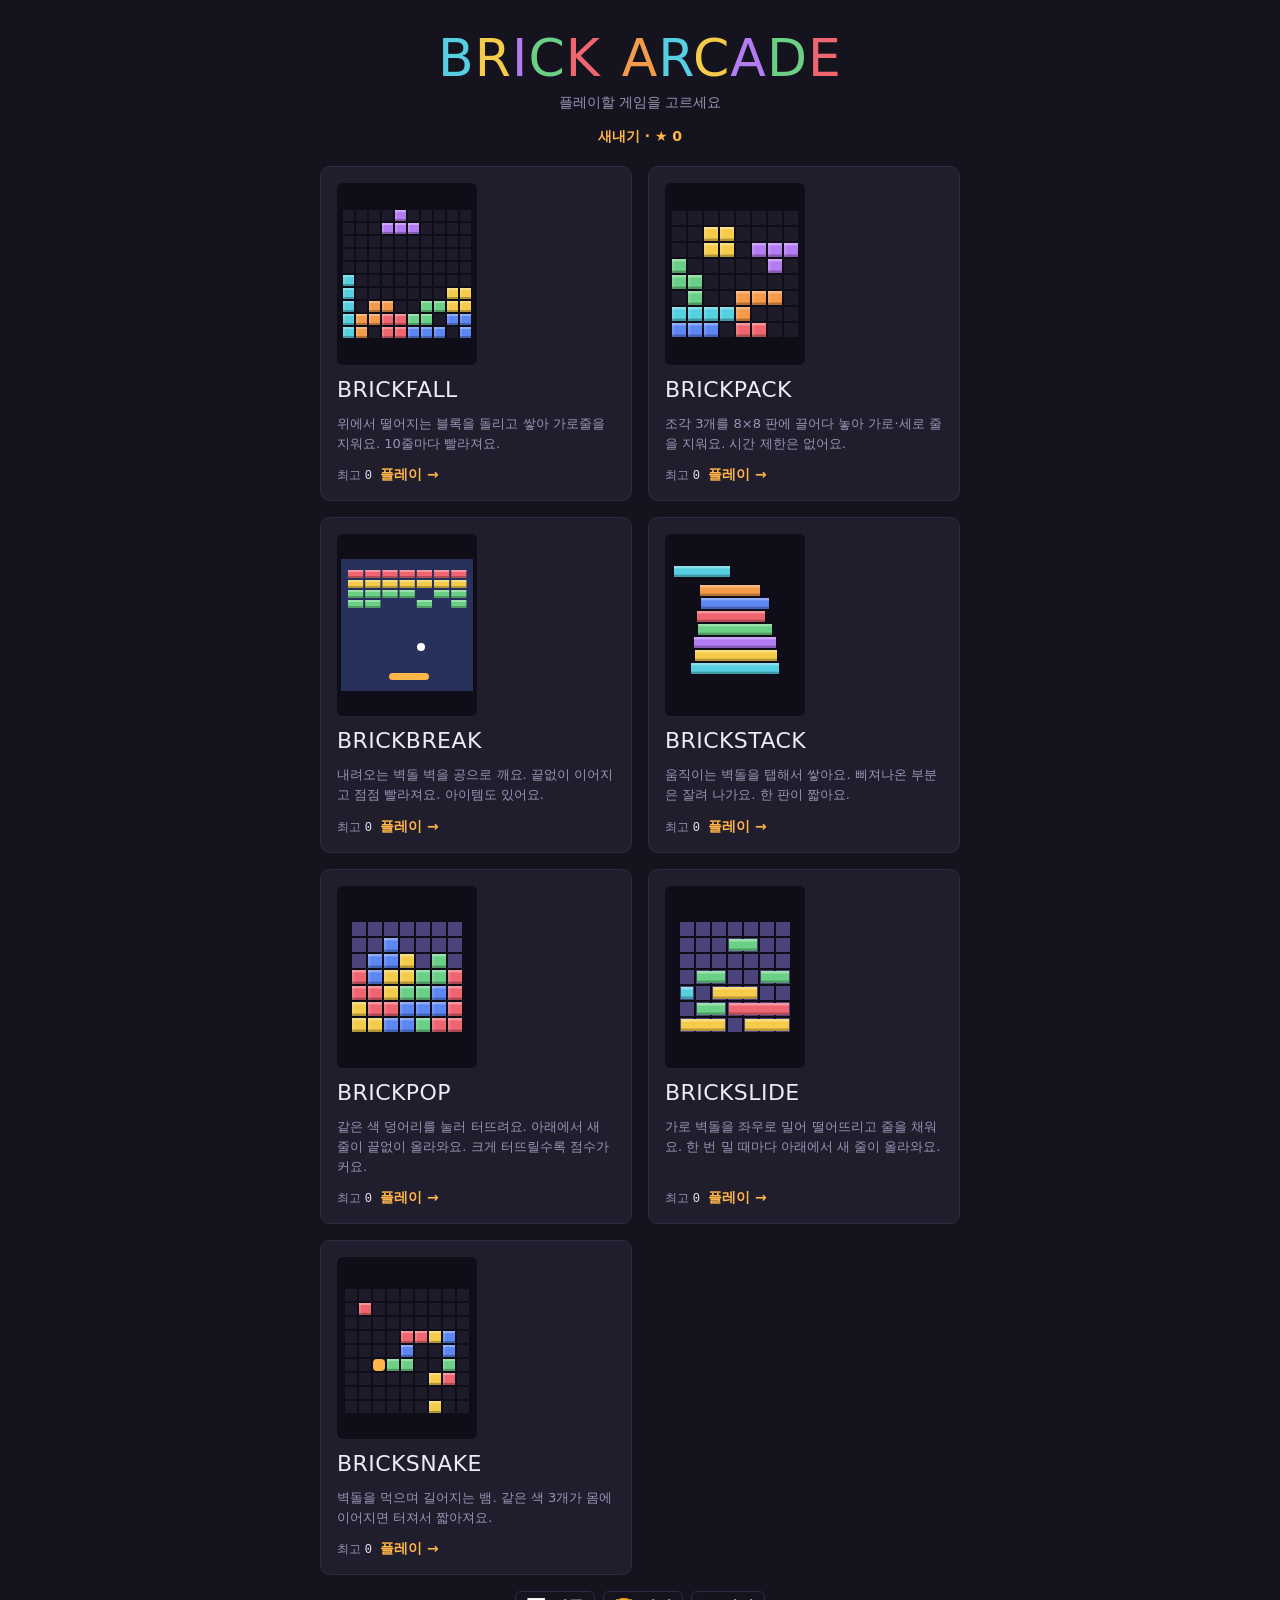
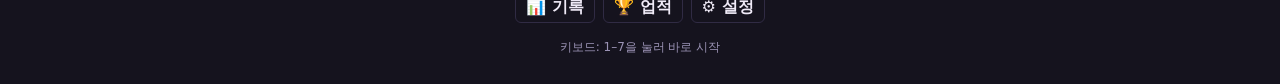
<file: brick-arcade.html>
<!doctype html>
<html lang="ko">
<head>
<meta charset="utf-8">
<meta name="viewport" content="width=device-width, initial-scale=1, viewport-fit=cover">
<meta name="theme-color" content="#15131e">
<title>Brick Arcade</title>
<style>
/* standalone base: what the artifact viewer used to provide */
:root{padding-top:env(safe-area-inset-top,0px);padding-bottom:env(safe-area-inset-bottom,0px)}
body{margin:0;font-size:14px;overscroll-behavior:none}
[hidden]{display:none!important}
</style>
<style>
/* Layout: an arcade cabinet with a title screen (two game cards) and one screen per game; single dark look on purpose */
:root{
  --bg:#15131e; --panel:#201d2d; --well:#0f0d17; --cell:#1d1a2a; --line:#302b44;
  --ink:#efeaf7; --muted:#9b93b5; --accent:#ffb547; --accent-ink:#ffb547; --veil:rgba(15,13,23,.88);
  /* Brickpack only: a lighter dusk-violet set so the board reads clearly */
  --pack-bg:#4f4a82; --pack-well:#363162; --pack-cell:#4a437c; --pack-line:#6e67a8; --pack-muted:#d0cbea; --pack-veil:rgba(42,38,80,.9);
  /* Brickbreak & Brickstack: mid-tone blues so the play field never reads as black */
  --brk-bg:#3b4878; --brk-field:#27315c; --brk-line:#606da5; --brk-muted:#cfd5ef; --brk-veil:rgba(30,36,72,.9);
  --stk-bg:#3e4680; --stk-line:#6a72ad; --stk-muted:#d2d6ef; --stk-veil:rgba(34,38,76,.9);
  --display:"Bungee","Impact",system-ui,sans-serif;
  --body:"IBM Plex Sans KR","Apple SD Gothic Neo","Malgun Gothic",system-ui,sans-serif;
  --mono:"JetBrains Mono",ui-monospace,"Consolas",monospace;
  --ball:#ffffff; --is-light:0; --logo-shadow:none;
  color-scheme:dark;
}
/* Light skin: chosen in Settings (data-skin="light"), or "system" following the device / viewer theme */
:root[data-skin="light"],
:root[data-skin="system"][data-theme="light"]{
  --bg:#f2f0f7; --panel:#ffffff; --well:#e2deee; --cell:#d6d0e6; --line:#cdc6df;
  --ink:#211c31; --muted:#655d80; --accent:#d48806; --accent-ink:#8f5400; --veil:rgba(242,240,247,.9);
  --pack-bg:#e7e3f6; --pack-well:#c8c1e4; --pack-cell:#ddd7f0; --pack-line:#b5acd6; --pack-muted:#554d74; --pack-veil:rgba(236,233,248,.92);
  --brk-bg:#dde5f6; --brk-field:#c2cfee; --brk-line:#a9b6dc; --brk-muted:#4a5680; --brk-veil:rgba(228,234,250,.92);
  --stk-bg:#dfe3f6; --stk-line:#b0b7de; --stk-muted:#4c537e; --stk-veil:rgba(230,233,250,.92);
  --ball:#2a2550; --is-light:1; --logo-shadow:0 1px 0 rgba(33,28,49,.35); --logo-filter:brightness(.68) saturate(1.4);
  color-scheme:light;
}
@media (prefers-color-scheme: light){
  :root[data-skin="system"]:not([data-theme="dark"]){
    --bg:#f2f0f7; --panel:#ffffff; --well:#e2deee; --cell:#d6d0e6; --line:#cdc6df;
    --ink:#211c31; --muted:#655d80; --accent:#d48806; --accent-ink:#8f5400; --veil:rgba(242,240,247,.9);
    --pack-bg:#e7e3f6; --pack-well:#c8c1e4; --pack-cell:#ddd7f0; --pack-line:#b5acd6; --pack-muted:#554d74; --pack-veil:rgba(236,233,248,.92);
    --brk-bg:#dde5f6; --brk-field:#c2cfee; --brk-line:#a9b6dc; --brk-muted:#4a5680; --brk-veil:rgba(228,234,250,.92);
    --stk-bg:#dfe3f6; --stk-line:#b0b7de; --stk-muted:#4c537e; --stk-veil:rgba(230,233,250,.92);
    --ball:#2a2550; --is-light:1; --logo-shadow:0 1px 0 rgba(33,28,49,.35); --logo-filter:brightness(.68) saturate(1.4);
    color-scheme:light;
  }
}
html,body{height:100%}
body{background:var(--bg);color:var(--ink);font-family:var(--body);-webkit-tap-highlight-color:transparent}
.wrap{max-width:760px;margin:0 auto;padding-block:20px 28px;padding-left:max(16px,env(safe-area-inset-left,0px));padding-right:max(16px,env(safe-area-inset-right,0px))}
.screen{display:flex;flex-direction:column;align-items:center;gap:16px;width:100%}

/* logo */
.logo{margin:0;font-family:var(--display);font-weight:400;font-size:clamp(30px,8vw,52px);letter-spacing:.02em;line-height:1;text-align:center;text-wrap:balance}
.logo span:nth-child(7n+1){color:#56cfe1}.logo span:nth-child(7n+2){color:#f4cc4a}.logo span:nth-child(7n+3){color:#b47cf2}
.logo span:nth-child(7n+4){color:#6ccf86}.logo span:nth-child(7n+5){color:#ef6670}.logo span:nth-child(7n+6){color:#5c86f2}
.logo span:nth-child(7n){color:#f39b4a}
.logo .gap{display:inline-block;width:.4em}
.tag{margin:0;color:var(--muted);font-size:14px;text-align:center}

/* menu */
.menu-head{display:flex;flex-direction:column;gap:10px;padding-block:12px 4px}
.cards{display:grid;grid-template-columns:repeat(2,minmax(0,1fr));gap:16px;width:100%;max-width:640px}
.card{display:flex;flex-direction:column;gap:12px;text-align:left;background:var(--panel);border:1px solid var(--line);border-radius:10px;padding:16px;color:var(--ink);font:inherit;cursor:pointer;transition:transform .15s ease,border-color .15s ease}
.card:hover{border-color:var(--accent);transform:translateY(-3px)}
.card:focus-visible{outline:2px solid var(--accent);outline-offset:3px}
.card .art{display:flex;justify-content:center;align-items:center;background:var(--well);border-radius:6px;padding-block:16px;min-height:150px}
.card canvas{display:block;max-width:100%;height:auto}
.card h2{margin:0;font-family:var(--display);font-weight:400;font-size:22px;letter-spacing:.02em}
.card p{margin:0;color:var(--muted);font-size:13px;line-height:1.55}
.card .meta{display:flex;justify-content:space-between;align-items:baseline;gap:8px;margin-top:auto;font-size:12px;color:var(--muted)}
.card .meta b{font-family:var(--mono);font-weight:500;color:var(--ink);font-variant-numeric:tabular-nums}
.card .play{color:var(--accent-ink);font-weight:600;font-size:14px}
.menu-foot{color:var(--muted);font-size:12px;margin:0}

/* game screens */
.bar{display:flex;align-items:center;justify-content:space-between;gap:12px;width:100%;max-width:640px}
.back{font:600 14px var(--body);color:var(--ink);background:transparent;border:1px solid var(--line);border-radius:6px;padding:8px 12px;cursor:pointer}
.back:hover{border-color:var(--muted)}
.gname{font-family:var(--display);font-size:18px;letter-spacing:.03em}
.back:focus-visible,.btn:focus-visible,.pad button:focus-visible{outline:2px solid var(--ink);outline-offset:2px}

.game{display:grid;grid-template-columns:120px auto 120px;grid-template-areas:"hold well side";gap:16px;align-items:start}
.hold{grid-area:hold;display:flex;flex-direction:column;gap:12px}
.well{grid-area:well;position:relative}
.side{grid-area:side;display:flex;flex-direction:column;gap:12px}
.panel{background:var(--panel);border:1px solid var(--line);border-radius:6px;padding:10px;display:flex;flex-direction:column;gap:8px}
.label{font-size:11px;font-weight:600;letter-spacing:.12em;text-transform:uppercase;color:var(--muted)}
.mini{display:block;width:100%;height:auto}
.stat{display:flex;flex-direction:column;gap:2px}
.stat b{font-family:var(--mono);font-weight:500;font-size:20px;font-variant-numeric:tabular-nums;color:var(--ink)}
.stat.score b{color:var(--accent-ink)}
.keys{font-size:12px;color:var(--muted);display:grid;grid-template-columns:auto 1fr;gap:4px 8px;margin:0}
.keys dt{font-family:var(--mono);color:var(--ink);font-size:11px}
.keys dd{margin:0}

#board{display:block;width:min(calc(72vh / 2),320px);aspect-ratio:1/2;height:auto;touch-action:none;user-select:none;-webkit-user-select:none;background:var(--well);border:2px solid var(--line);border-radius:4px}
.overlay{position:absolute;inset:2px;display:flex;flex-direction:column;align-items:center;justify-content:center;gap:12px;text-align:center;background:var(--veil);border-radius:6px;padding:16px}
.overlay h2{margin:0;font-family:var(--display);font-weight:400;font-size:26px;color:var(--ink)}
.overlay p{margin:0;color:var(--muted);font-size:13px;line-height:1.5}
.overlay .big{font-family:var(--mono);font-size:28px;color:var(--accent-ink)}
.overlay .row{display:flex;gap:8px;flex-wrap:wrap;justify-content:center}
.btn{font:600 15px var(--body);color:#1b1608;background:var(--accent);border:0;border-radius:6px;padding:10px 22px;cursor:pointer}
.btn.ghost{background:transparent;color:var(--ink);border:1px solid var(--line)}

.pad{display:none;grid-template-columns:repeat(4,1fr);gap:8px;width:100%;max-width:420px;touch-action:none;user-select:none;-webkit-user-select:none}
.pad button{font:600 15px var(--body);color:var(--ink);background:var(--panel);border:1px solid var(--line);border-radius:8px;height:54px;cursor:pointer;touch-action:none}
.pad button.go{background:var(--accent);color:#1b1608;border-color:transparent}
.pad button:active{filter:brightness(1.35)}

/* brickpack */
body.pack,body.pop,body.sld,body.snk{--bg:var(--pack-bg);--line:var(--pack-line);--muted:var(--pack-muted);--veil:var(--pack-veil)}
.pstats{display:flex;gap:28px;justify-content:center;align-items:flex-end}
.pstats .stat{align-items:center}
.combo{font-family:var(--display);font-size:15px;color:var(--accent-ink);min-width:7ch;text-align:center}
.pwell{position:relative}
#packCv{display:block;width:min(100%,420px,calc((100vh - 190px) * 360 / 510));aspect-ratio:360/510;height:auto;touch-action:none;user-select:none;-webkit-user-select:none;cursor:grab}
.hint{margin:0;color:var(--muted);font-size:12px;text-align:center}

/* brickbreak & brickstack */
body.brk{--bg:var(--brk-bg);--line:var(--brk-line);--muted:var(--brk-muted);--veil:var(--brk-veil)}
body.stk{--bg:var(--stk-bg);--line:var(--stk-line);--muted:var(--stk-muted);--veil:var(--stk-veil)}
.hud{display:flex;gap:24px;justify-content:center;align-items:flex-end;flex-wrap:wrap}
.hud .stat{align-items:center}
.hud .lives{color:#ef6670;letter-spacing:.1em}
.field{position:relative}
#brkCv,#stkCv{display:block;width:min(100%,400px,calc((100vh - 190px) * 360 / 540));aspect-ratio:360/540;height:auto;border-radius:8px;touch-action:none;user-select:none;-webkit-user-select:none}
#brkCv{cursor:none}
#stkCv{cursor:pointer}

/* brickpop & brickslide */
#popCv{display:block;width:min(100%,420px,calc((100vh - 220px) * 360 / 440));aspect-ratio:360/440;height:auto;touch-action:none;user-select:none;-webkit-user-select:none;cursor:pointer}
#sldCv{display:block;width:min(100%,400px,calc((100vh - 200px) * 360 / 480));aspect-ratio:360/480;height:auto;touch-action:none;user-select:none;-webkit-user-select:none;cursor:grab}
.preview{font-family:var(--mono);font-size:14px;color:var(--accent-ink);min-width:9ch;text-align:center}
.tools{display:flex;gap:8px;justify-content:center}

/* settings */
.logo{text-shadow:var(--logo-shadow);filter:var(--logo-filter,none)}
.bar-r{display:flex;align-items:center;gap:10px}
.gear{font:600 16px var(--body);line-height:1;color:var(--ink);background:transparent;border:1px solid var(--line);border-radius:6px;padding:7px 10px;cursor:pointer}
.gear:hover{border-color:var(--muted)}
.gear:focus-visible{outline:2px solid var(--ink);outline-offset:2px}
.menu-tools{display:flex;justify-content:center}
.sheet{position:fixed;inset:0;z-index:50;display:flex;align-items:center;justify-content:center;background:var(--veil);padding-block:max(16px,env(safe-area-inset-top,0px)) max(16px,env(safe-area-inset-bottom,0px));padding-left:max(16px,env(safe-area-inset-left,0px));padding-right:max(16px,env(safe-area-inset-right,0px))}
.sheet-card{background:var(--panel);color:var(--ink);border:1px solid var(--line);border-radius:12px;padding:20px;width:min(100%,360px);display:flex;flex-direction:column;gap:18px;box-shadow:0 12px 40px rgba(0,0,0,.25)}
.sheet-card h2{margin:0;font-family:var(--display);font-weight:400;font-size:22px}
.seg{border:0;margin:0;padding:0;min-width:0}
.seg legend{padding:0;margin-bottom:8px}
.seg-row{display:grid;grid-template-columns:repeat(3,1fr);gap:6px}
.seg label{position:relative;display:block}
.seg input{position:absolute;inset:0;opacity:0;margin:0;cursor:pointer}
.seg span{display:block;text-align:center;padding:10px 0;border:1px solid var(--line);border-radius:8px;font-weight:600;font-size:14px}
.seg input:checked+span{background:var(--accent);color:#1b1608;border-color:transparent}
.seg input:focus-visible+span{outline:2px solid var(--ink);outline-offset:2px}
.vol{display:flex;flex-direction:column;gap:8px}
.vol-row{display:flex;gap:12px;align-items:center}
.vol-row input{flex:1;min-width:0;accent-color:var(--accent)}
.vol-row b{font-family:var(--mono);font-weight:500;min-width:3ch;text-align:right;font-variant-numeric:tabular-nums}
.note{margin:0;color:var(--muted);font-size:12px}
.seg.two .seg-row{grid-template-columns:repeat(2,1fr)}
.sheet-card{max-height:100%;overflow:auto}
.bar-r{gap:6px}
.menu-tools{gap:8px}
.ach-sum{margin:0;font-weight:600;font-size:15px}
.ach-legend{text-align:center}
.ach-list{display:grid;grid-template-columns:repeat(auto-fill,minmax(300px,1fr));gap:10px;width:min(100%,980px)}
.ach-game{background:var(--panel);border:1px solid var(--line);border-radius:10px;padding:12px 14px;display:flex;flex-direction:column;gap:2px}
.ach-game h3{margin:0 0 6px;font-family:var(--display);font-weight:400;font-size:17px;display:flex;justify-content:space-between;align-items:baseline}
.ach-game h3 span{font:500 13px var(--mono);color:var(--muted)}
.ach{display:grid;grid-template-columns:auto 1fr auto;gap:10px;align-items:center;padding:8px 0;border-top:1px solid var(--line);opacity:.5}
.ach.got{opacity:1}
.ach-stars{font-size:13px;letter-spacing:1px;color:var(--muted);white-space:nowrap}
.ach.got .ach-stars{color:var(--accent-ink)}
.ach b{font-size:14px}
.ach p{margin:2px 0 0;font-size:12px;color:var(--muted);line-height:1.4}
.ach-when{font:500 11px var(--mono);color:var(--muted);white-space:nowrap}
.ach-toast{position:fixed;left:50%;top:max(14px,env(safe-area-inset-top,0px));transform:translateX(-50%);z-index:60;display:flex;align-items:center;gap:8px;background:var(--panel);color:var(--ink);border:1px solid var(--accent);border-radius:999px;padding:8px 16px;box-shadow:0 8px 28px rgba(0,0,0,.3);font-size:14px;max-width:calc(100vw - 32px);transition:opacity .25s,transform .25s}
.ach-toast.out{opacity:0;transform:translate(-50%,-8px)}
.ach-toast-k{color:var(--muted);font-size:12px;font-weight:600}
.ach-toast-s{color:var(--accent-ink);letter-spacing:1px}
@media (prefers-reduced-motion:reduce){ .ach-toast{transition:none} }
#snkCv{display:block;width:min(100%,420px,calc(100vh - 260px));aspect-ratio:1;height:auto;border-radius:8px;touch-action:none;user-select:none;-webkit-user-select:none}
.npad{display:none;grid-template-columns:repeat(3,64px);gap:8px;justify-content:center;touch-action:none;user-select:none;-webkit-user-select:none}
.npad button{font:600 20px var(--body);color:var(--ink);background:var(--panel);border:1px solid var(--line);border-radius:8px;height:52px;cursor:pointer;touch-action:none}
.npad button:active{filter:brightness(1.35)}
@media (hover:none),(pointer:coarse){ .npad{display:grid} }
.title-line{margin:6px 0 0;text-align:center;font-weight:600;font-size:14px;color:var(--accent-ink)}
.rewards{width:min(100%,980px);background:var(--panel);border:1px solid var(--line);border-radius:10px;padding:14px;display:flex;flex-direction:column;gap:12px}
.rewards h3{margin:0;font-family:var(--display);font-weight:400;font-size:17px}
.rw-group{display:flex;flex-direction:column;gap:6px}
.rw-group .label{font-size:12px;color:var(--muted);font-weight:600}
.rw-row{display:flex;flex-wrap:wrap;gap:6px}
.rw{display:inline-flex;align-items:center;gap:6px;font:600 13px var(--body);color:var(--ink);background:var(--bg);border:1px solid var(--line);border-radius:999px;padding:7px 12px;cursor:pointer}
.rw[aria-pressed="true"]{background:var(--accent);color:#1b1608;border-color:transparent}
.rw:disabled{cursor:default;color:var(--muted)}
.rw:focus-visible{outline:2px solid var(--ink);outline-offset:2px}
.rw i{font-style:normal;display:inline-flex;gap:2px}
.rw i b{width:9px;height:9px;border-radius:2px;display:inline-block}
.modes{display:flex;flex-direction:column;gap:10px}
.mode-btn{display:flex;flex-direction:column;align-items:flex-start;gap:4px;text-align:left;width:100%;padding:14px 16px;border-radius:10px;border:1px solid var(--line);background:var(--bg);color:var(--ink);font:400 14px var(--body);cursor:pointer}
.mode-btn:hover{border-color:var(--accent)}
.mode-btn:focus-visible{outline:2px solid var(--ink);outline-offset:2px}
.mode-btn b{font-family:var(--display);font-weight:400;font-size:18px}
.mode-desc{color:var(--ink);line-height:1.45}
.mode-meta{color:var(--muted);font-size:12px}
.mode-meta em{font-style:normal;color:var(--accent-ink);font-weight:600}
.intro-list{margin:0;padding-left:20px;display:flex;flex-direction:column;gap:8px;line-height:1.5}
.stats-list{display:grid;grid-template-columns:repeat(auto-fill,minmax(250px,1fr));gap:10px;width:min(100%,820px)}
.st-card{background:var(--panel);border:1px solid var(--line);border-radius:10px;padding:14px;display:flex;flex-direction:column;gap:10px}
.st-card h3{margin:0;font-family:var(--display);font-weight:400;font-size:17px}
.st-nums{display:grid;grid-template-columns:repeat(3,1fr);gap:6px}
.st-nums span{display:flex;flex-direction:column;gap:2px;font-size:12px;color:var(--muted)}
.st-nums b{font-family:var(--mono);font-weight:500;font-size:16px;color:var(--ink);font-variant-numeric:tabular-nums}
.st-bars{display:flex;align-items:flex-end;gap:3px;height:36px}
.st-bars i{flex:1;max-width:22px;background:var(--accent);border-radius:2px 2px 0 0;min-height:2px;opacity:.85}
.st-foot{font-size:12px;color:var(--muted)}
.xfer{width:min(100%,820px);background:var(--panel);border:1px solid var(--line);border-radius:10px;padding:14px;display:flex;flex-direction:column;gap:10px}
.xfer h2{margin:0;font-family:var(--display);font-weight:400;font-size:17px}
.xfer .row{display:flex;gap:8px;align-items:center;flex-wrap:wrap}
.xfer textarea{width:100%;box-sizing:border-box;font:500 12px var(--mono);background:var(--bg);color:var(--ink);border:1px solid var(--line);border-radius:8px;padding:8px;resize:vertical;word-break:break-all}
.seg.two .note{margin-top:8px}
.seg input:disabled+span{opacity:.45}
.toast{position:fixed;left:50%;transform:translateX(-50%);bottom:max(16px,env(safe-area-inset-bottom,0px));z-index:40;display:flex;align-items:center;gap:10px;background:var(--panel);color:var(--ink);border:1px solid var(--line);border-radius:10px;padding:8px 8px 8px 14px;box-shadow:0 8px 28px rgba(0,0,0,.3);font-weight:600;font-size:14px;width:max-content;max-width:calc(100vw - 32px)}
.toast .btn{padding:8px 12px}
.toast-x{background:transparent;border:0;color:var(--muted);font-size:16px;cursor:pointer;padding:6px 8px;border-radius:6px}
.toast-x:focus-visible{outline:2px solid var(--ink)}

.touch-hint{display:none;margin-top:-4px}
@media (hover:none),(pointer:coarse),(max-width:640px){ .pad{display:grid} .keys-panel{display:none} .touch-hint{display:block} }
@media (max-width:640px){
  .game{grid-template-columns:72px auto 72px;gap:8px}
  .panel{padding:8px}
  .stat b{font-size:15px}
  #board{width:min(calc(54vh / 2),calc(100vw - 32px - 160px))}
  .overlay h2{font-size:20px}
}
@media (max-width:560px){ .cards{grid-template-columns:1fr} .card .art{min-height:0} }
@media (prefers-reduced-motion:reduce){ .card{transition:none} .card:hover{transform:none} }
</style>
</head>
<body>

<main class="wrap">

  <!-- ============ MENU ============ -->
  <section class="screen" id="scrMenu">
    <div class="menu-head">
      <h1 class="logo" aria-label="Brick Arcade"><span>B</span><span>R</span><span>I</span><span>C</span><span>K</span><i class="gap"></i><span>A</span><span>R</span><span>C</span><span>A</span><span>D</span><span>E</span></h1>
      <p class="tag">플레이할 게임을 고르세요</p>
      <p class="title-line" id="mTitle"></p>
    </div>
    <div class="cards">
      <button class="card" type="button" id="goFall">
        <div class="art"><canvas id="artFall" width="140" height="140"></canvas></div>
        <h2>BRICKFALL</h2>
        <p>위에서 떨어지는 블록을 돌리고 쌓아 가로줄을 지워요. 10줄마다 빨라져요.</p>
        <div class="meta"><span>최고 <b id="mBestFall">0</b></span><span class="play">플레이 →</span></div>
      </button>
      <button class="card" type="button" id="goPack">
        <div class="art"><canvas id="artPack" width="140" height="140"></canvas></div>
        <h2>BRICKPACK</h2>
        <p>조각 3개를 8×8 판에 끌어다 놓아 가로·세로 줄을 지워요. 시간 제한은 없어요.</p>
        <div class="meta"><span>최고 <b id="mBestPack">0</b></span><span class="play">플레이 →</span></div>
      </button>
      <button class="card" type="button" id="goBrk">
        <div class="art"><canvas id="artBrk" width="140" height="140"></canvas></div>
        <h2>BRICKBREAK</h2>
        <p>내려오는 벽돌 벽을 공으로 깨요. 끝없이 이어지고 점점 빨라져요. 아이템도 있어요.</p>
        <div class="meta"><span>최고 <b id="mBestBrk">0</b></span><span class="play">플레이 →</span></div>
      </button>
      <button class="card" type="button" id="goStk">
        <div class="art"><canvas id="artStk" width="140" height="140"></canvas></div>
        <h2>BRICKSTACK</h2>
        <p>움직이는 벽돌을 탭해서 쌓아요. 삐져나온 부분은 잘려 나가요. 한 판이 짧아요.</p>
        <div class="meta"><span>최고 <b id="mBestStk">0</b></span><span class="play">플레이 →</span></div>
      </button>
      <button class="card" type="button" id="goPop">
        <div class="art"><canvas id="artPop" width="140" height="140"></canvas></div>
        <h2>BRICKPOP</h2>
        <p>같은 색 덩어리를 눌러 터뜨려요. 아래에서 새 줄이 끝없이 올라와요. 크게 터뜨릴수록 점수가 커요.</p>
        <div class="meta"><span>최고 <b id="mBestPop">0</b></span><span class="play">플레이 →</span></div>
      </button>
      <button class="card" type="button" id="goSld">
        <div class="art"><canvas id="artSld" width="140" height="140"></canvas></div>
        <h2>BRICKSLIDE</h2>
        <p>가로 벽돌을 좌우로 밀어 떨어뜨리고 줄을 채워요. 한 번 밀 때마다 아래에서 새 줄이 올라와요.</p>
        <div class="meta"><span>최고 <b id="mBestSld">0</b></span><span class="play">플레이 →</span></div>
      </button>
      <button class="card" type="button" id="goSnk">
        <div class="art"><canvas id="artSnk" width="140" height="140"></canvas></div>
        <h2>BRICKSNAKE</h2>
        <p>벽돌을 먹으며 길어지는 뱀. 같은 색 3개가 몸에 이어지면 터져서 짧아져요.</p>
        <div class="meta"><span>최고 <b id="mBestSnk">0</b></span><span class="play">플레이 →</span></div>
      </button>
    </div>
    <div class="menu-tools"><button class="gear" type="button" id="goStats">📊 기록</button><button class="gear" type="button" id="goAch">🏆 업적</button><button class="gear" type="button" data-settings>⚙ 설정</button></div>
    <p class="menu-foot">키보드: 1–7을 눌러 바로 시작</p>
  </section>

  <!-- ============ BRICKFALL ============ -->
  <section class="screen" id="scrFall" hidden>
    <div class="bar"><button class="back" type="button" data-nav="menu">← 메뉴</button><span class="bar-r"><span class="gname">BRICKFALL</span><button class="gear" type="button" data-help aria-label="게임 방법">?</button><button class="gear" type="button" data-settings aria-label="설정">⚙</button></span></div>
    <div class="game">
      <div class="hold">
        <div class="panel"><span class="label">홀드</span><canvas id="holdCv" class="mini" width="96" height="64"></canvas></div>
        <div class="panel keys-panel">
          <span class="label">조작</span>
          <dl class="keys">
            <dt>← →</dt><dd>이동</dd>
            <dt>↓</dt><dd>소프트 드롭</dd>
            <dt>↑ X</dt><dd>회전 ↻</dd>
            <dt>Z</dt><dd>회전 ↺</dd>
            <dt>Space</dt><dd>하드 드롭</dd>
            <dt>C</dt><dd>홀드</dd>
            <dt>P Esc</dt><dd>일시정지</dd>
          </dl>
        </div>
      </div>
      <div class="well">
        <canvas id="board" width="320" height="640" aria-label="Brickfall 게임 보드"></canvas>
        <div class="overlay" id="overlay">
          <h2 id="ovTitle">BRICKFALL</h2>
          <p id="ovText"></p>
          <div class="big" id="ovScore" hidden></div>
          <button class="btn" id="ovBtn" type="button">시작</button>
        </div>
      </div>
      <div class="side">
        <div class="panel"><span class="label">다음</span><canvas id="nextCv" class="mini" width="96" height="192"></canvas></div>
        <div class="panel">
          <div class="stat score"><span class="label">점수</span><b id="sScore">0</b></div>
          <div class="stat"><span class="label" id="sLinesL">줄</span><b id="sLines">0</b></div>
          <div class="stat"><span class="label" id="sLevelL">레벨</span><b id="sLevel">1</b></div>
          <div class="stat"><span class="label">최고</span><b id="sBest">0</b></div>
        </div>
      </div>
    </div>
    <div class="pad" id="pad">
      <button type="button" data-act="hold">홀드</button>
      <button type="button" data-act="ccw" aria-label="반시계 회전">↺</button>
      <button type="button" data-act="cw" aria-label="시계 회전">↻</button>
      <button type="button" data-act="pause" aria-label="일시정지">Ⅱ</button>
      <button type="button" data-act="left" aria-label="왼쪽">←</button>
      <button type="button" data-act="down" aria-label="아래">↓</button>
      <button type="button" data-act="right" aria-label="오른쪽">→</button>
      <button type="button" data-act="drop" class="go">드롭</button>
    </div>
    <p class="hint touch-hint">판을 좌우로 밀면 이동, 탭하면 회전. 아래로 끌면 천천히, 빠르게 쓸어내리면 바로 떨어지고, 위로 쓸면 홀드예요.</p>
  </section>

  <!-- ============ BRICKPACK ============ -->
  <section class="screen" id="scrPack" hidden>
    <div class="bar"><button class="back" type="button" data-nav="menu">← 메뉴</button><span class="bar-r"><span class="gname">BRICKPACK</span><button class="gear" type="button" data-help aria-label="게임 방법">?</button><button class="gear" type="button" data-settings aria-label="설정">⚙</button></span></div>
    <div class="pstats">
      <div class="stat score"><span class="label">점수</span><b id="pScore">0</b></div>
      <div class="combo" id="pCombo" aria-live="polite"></div>
      <div class="stat"><span class="label">최고</span><b id="pBest">0</b></div>
    </div>
    <div class="pwell">
      <canvas id="packCv" width="360" height="510" aria-label="Brickpack 게임 보드"></canvas>
      <div class="overlay" id="pOverlay" hidden>
        <h2 id="pOvTitle">게임 오버</h2>
        <p id="pOvText">더 이상 놓을 자리가 없어요.</p>
        <div class="big" id="pOvScore">0</div>
        <div class="row">
          <button class="btn" id="pRestart" type="button">다시 시작</button>
          <button class="btn ghost" type="button" data-nav="menu">메뉴</button>
        </div>
      </div>
    </div>
    <div class="tools"><button class="back" type="button" id="pNew">새 판</button><button class="back" type="button" id="pDaily">오늘의 판</button></div>
    <p class="hint">아래 조각을 끌어서 판 위에 놓으세요. 놓을 수 없는 조각은 흐리게 보여요. 오늘의 판은 하루 동안 모두에게 같은 조각이 나와요.</p>
  </section>

  <!-- ============ BRICKBREAK ============ -->
  <section class="screen" id="scrBrk" hidden>
    <div class="bar"><button class="back" type="button" data-nav="menu">← 메뉴</button><span class="bar-r"><span class="gname">BRICKBREAK</span><button class="gear" type="button" data-help aria-label="게임 방법">?</button><button class="gear" type="button" data-settings aria-label="설정">⚙</button></span></div>
    <div class="hud">
      <div class="stat score"><span class="label">점수</span><b id="bScore">0</b></div>
      <div class="stat"><span class="label" id="bStageL">레벨</span><b id="bStage">1</b></div>
      <div class="stat"><span class="label">목숨</span><b id="bLives" class="lives">♥♥♥</b></div>
      <div class="stat"><span class="label">최고</span><b id="bBest">0</b></div>
    </div>
    <div class="field">
      <canvas id="brkCv" width="360" height="540" aria-label="Brickbreak 게임 화면"></canvas>
      <div class="overlay" id="bOverlay">
        <h2 id="bOvTitle">BRICKBREAK</h2>
        <p id="bOvText"></p>
        <div class="big" id="bOvScore" hidden></div>
        <button class="btn" id="bOvBtn" type="button">시작</button>
      </div>
    </div>
    <p class="hint">← → 키, 마우스, 또는 화면을 끌어서 패들을 움직여요. 탭 또는 Space로 공을 발사해요. P·Esc 일시정지.</p>
  </section>

  <!-- ============ BRICKSTACK ============ -->
  <section class="screen" id="scrStk" hidden>
    <div class="bar"><button class="back" type="button" data-nav="menu">← 메뉴</button><span class="bar-r"><span class="gname">BRICKSTACK</span><button class="gear" type="button" data-help aria-label="게임 방법">?</button><button class="gear" type="button" data-settings aria-label="설정">⚙</button></span></div>
    <div class="hud">
      <div class="stat score"><span class="label">높이</span><b id="tScore">0</b></div>
      <div class="stat"><span class="label">최고</span><b id="tBest">0</b></div>
    </div>
    <div class="field">
      <canvas id="stkCv" width="360" height="540" aria-label="Brickstack 게임 화면"></canvas>
      <div class="overlay" id="tOverlay" hidden>
        <h2>게임 오버</h2>
        <p id="tOvText"></p>
        <div class="big" id="tOvScore">0</div>
        <div class="row">
          <button class="btn" id="tRestart" type="button">다시 시작</button>
          <button class="btn ghost" type="button" data-nav="menu">메뉴</button>
        </div>
      </div>
    </div>
    <p class="hint">화면을 탭하거나 Space를 눌러 벽돌을 떨어뜨려요. 딱 맞추면 퍼펙트!</p>
  </section>

  <!-- ============ BRICKPOP ============ -->
  <section class="screen" id="scrPop" hidden>
    <div class="bar"><button class="back" type="button" data-nav="menu">← 메뉴</button><span class="bar-r"><span class="gname">BRICKPOP</span><button class="gear" type="button" data-help aria-label="게임 방법">?</button><button class="gear" type="button" data-settings aria-label="설정">⚙</button></span></div>
    <div class="hud">
      <div class="stat score"><span class="label">점수</span><b id="oScore">0</b></div>
      <div class="stat"><span class="label" id="oLevelL">레벨</span><b id="oLevel">1</b></div>
      <div class="stat"><span class="label" id="oNextL">다음 줄까지</span><b id="oNext">4번</b></div>
      <div class="preview" id="oPreview" aria-live="polite"></div>
      <div class="stat"><span class="label">최고</span><b id="oBest">0</b></div>
    </div>
    <div class="pwell">
      <canvas id="popCv" width="360" height="440" aria-label="Brickpop 게임 보드"></canvas>
      <div class="overlay" id="oOverlay" hidden>
        <h2 id="oOvTitle">게임 오버</h2>
        <p id="oOvText"></p>
        <div class="big" id="oOvScore">0</div>
        <div class="row">
          <button class="btn" id="oRestart" type="button">다시 시작</button>
          <button class="btn ghost" type="button" data-nav="menu">메뉴</button>
        </div>
      </div>
    </div>
    <div class="tools"><button class="back" type="button" id="oNew">새 판</button><button class="back" type="button" id="oDaily">오늘의 판</button></div>
    <p class="hint">같은 색이 2개 이상 붙은 덩어리를 누르면 터져요. n개면 (n−2)²점. 몇 번 터뜨릴 때마다 아래에서 새 줄이 올라오고(판 아래 줄이 다음 줄), 벽돌이 맨 위를 넘으면 끝나요. 판을 비우면 보너스 1,000점.</p>
  </section>

  <!-- ============ BRICKSLIDE ============ -->
  <section class="screen" id="scrSld" hidden>
    <div class="bar"><button class="back" type="button" data-nav="menu">← 메뉴</button><span class="bar-r"><span class="gname">BRICKSLIDE</span><button class="gear" type="button" data-help aria-label="게임 방법">?</button><button class="gear" type="button" data-settings aria-label="설정">⚙</button></span></div>
    <div class="hud">
      <div class="stat score"><span class="label">점수</span><b id="lScore">0</b></div>
      <div class="stat"><span class="label">지운 줄</span><b id="lLines">0</b></div>
      <div class="stat"><span class="label">최고</span><b id="lBest">0</b></div>
    </div>
    <div class="pwell">
      <canvas id="sldCv" width="360" height="480" aria-label="Brickslide 게임 보드"></canvas>
      <div class="overlay" id="lOverlay" hidden>
        <h2>게임 오버</h2>
        <p id="lOvText"></p>
        <div class="big" id="lOvScore">0</div>
        <div class="row">
          <button class="btn" id="lRestart" type="button">다시 시작</button>
          <button class="btn ghost" type="button" data-nav="menu">메뉴</button>
        </div>
      </div>
    </div>
    <p class="hint">벽돌을 좌우로 끌어서 옮기면 떨어져서 줄을 채워요. 꽉 찬 줄은 지워지고, 한 번 옮길 때마다 아래에서 새 줄이 올라와요.</p>
  </section>

  <!-- ============ STATS ============ -->
  <section class="screen" id="scrStats" hidden>
    <div class="bar"><button class="back" type="button" data-nav="menu">← 메뉴</button><span class="bar-r"><span class="gname">기록</span></span></div>
    <div class="stats-list" id="statsList"></div>
    <div class="xfer">
      <h2>기록 옮기기</h2>
      <p class="note">최고 기록, 통계, 하던 게임, 설정을 코드 하나로 옮겨요. 다른 휴대폰이나 브라우저에서 불러오기에 붙여 넣으세요.</p>
      <div class="row"><button class="btn" type="button" id="xExport">내보내기</button><button class="btn ghost" type="button" id="xImportOpen">불러오기</button></div>
      <div id="xOut" hidden>
        <textarea id="xCode" readonly rows="4" aria-label="기록 코드"></textarea>
        <div class="row"><button class="btn" type="button" id="xCopy">복사</button><span class="note" id="xMsg" aria-live="polite"></span></div>
      </div>
      <div id="xIn" hidden>
        <textarea id="xPaste" rows="4" placeholder="여기에 코드를 붙여 넣으세요" aria-label="불러올 기록 코드"></textarea>
        <div class="row"><button class="btn" type="button" id="xImport">이 코드로 덮어쓰기</button><span class="note" id="xInMsg" aria-live="polite"></span></div>
      </div>
    </div>
  </section>

  <!-- ============ ACHIEVEMENTS ============ -->
  <section class="screen" id="scrAch" hidden>
    <div class="bar"><button class="back" type="button" data-nav="menu">← 메뉴</button><span class="bar-r"><span class="gname">업적</span></span></div>
    <p class="ach-sum" id="achSum"></p>
    <p class="note ach-legend">★ 처음 해 볼 만한 것 · ★★ 연습이 필요한 것 · ★★★ 실력과 운이 함께 필요한 것</p>
    <div class="rewards" id="rewards"></div>
    <div class="ach-list" id="achList"></div>
  </section>
  <div class="ach-toast" id="achToast" hidden role="status" aria-live="polite">
    <span class="ach-toast-k">업적 달성</span><span class="ach-toast-s" id="achStars"></span><b id="achName"></b>
  </div>

  <!-- ============ MODE PICKER (games with a stage and an endless mode) ============ -->
  <div class="sheet" id="modeSheet" hidden role="dialog" aria-modal="true" aria-labelledby="modeTitle">
    <div class="sheet-card">
      <h2 id="modeTitle"></h2>
      <div class="modes">
        <button class="mode-btn" type="button" data-gm="stage"><b>스테이지</b><span class="mode-desc"></span><span class="mode-meta"></span></button>
        <button class="mode-btn" type="button" data-gm="endless"><b>무한</b><span class="mode-desc"></span><span class="mode-meta"></span></button>
      </div>
      <button class="btn ghost" id="modeCancel" type="button">취소</button>
    </div>
  </div>

  <!-- ============ HOW TO PLAY (first visit, or the ? button) ============ -->
  <div class="sheet" id="intro" hidden role="dialog" aria-modal="true" aria-labelledby="introTitle">
    <div class="sheet-card">
      <h2 id="introTitle"></h2>
      <ul class="intro-list" id="introList"></ul>
      <button class="btn" id="introGo" type="button">시작하기</button>
    </div>
  </div>

  <!-- ============ UPDATE NOTICE (installed app only) ============ -->
  <div class="toast" id="updToast" hidden role="status">
    <span>새 버전이 있어요</span>
    <button class="btn" id="updBtn" type="button">새로고침</button>
    <button class="toast-x" id="updLater" type="button" aria-label="나중에">✕</button>
  </div>

  <!-- ============ BRICKSNAKE ============ -->
  <section class="screen" id="scrSnk" hidden>
    <div class="bar"><button class="back" type="button" data-nav="menu">← 메뉴</button><span class="bar-r"><span class="gname">BRICKSNAKE</span><button class="gear" type="button" data-help aria-label="게임 방법">?</button><button class="gear" type="button" data-settings aria-label="설정">⚙</button></span></div>
    <div class="hud">
      <div class="stat score"><span class="label">점수</span><b id="nScore">0</b></div>
      <div class="stat"><span class="label">길이</span><b id="nLen">3</b></div>
      <div class="stat"><span class="label">최고</span><b id="nBest">0</b></div>
    </div>
    <div class="pwell">
      <canvas id="snkCv" width="384" height="384" aria-label="Bricksnake 게임 보드"></canvas>
      <div class="overlay" id="nOverlay" hidden>
        <h2 id="nOvTitle">BRICKSNAKE</h2>
        <p id="nOvText"></p>
        <div class="big" id="nOvScore" hidden>0</div>
        <div class="row">
          <button class="btn" id="nOvBtn" type="button">시작</button>
          <button class="btn ghost" type="button" data-nav="menu">메뉴</button>
        </div>
      </div>
    </div>
    <div class="npad" id="nPad">
      <span></span><button type="button" data-dir="up" aria-label="위">↑</button><span></span>
      <button type="button" data-dir="left" aria-label="왼쪽">←</button><button type="button" data-dir="down" aria-label="아래">↓</button><button type="button" data-dir="right" aria-label="오른쪽">→</button>
    </div>
    <p class="hint">방향키·WASD 또는 화면을 밀어서 방향을 바꿔요. 벽돌을 먹으면 그 색이 머리 뒤에 붙고, 같은 색 3개 이상이 이어지면 터져요. 벽·돌·자기 몸에 부딪히면 끝나요. P·Esc 일시정지.</p>
  </section>

  <!-- ============ SETTINGS ============ -->
  <div class="sheet" id="settings" hidden role="dialog" aria-modal="true" aria-labelledby="setTitle">
    <div class="sheet-card">
      <h2 id="setTitle">설정</h2>
      <fieldset class="seg">
        <legend class="label">화면 테마</legend>
        <div class="seg-row">
          <label><input type="radio" name="skin" value="dark" id="skinDark"><span>다크</span></label>
          <label><input type="radio" name="skin" value="light" id="skinLight"><span>라이트</span></label>
          <label><input type="radio" name="skin" value="system" id="skinSystem"><span>시스템</span></label>
        </div>
      </fieldset>
      <div class="vol">
        <label class="label" for="volRange">효과음 음량</label>
        <div class="vol-row"><input type="range" id="volRange" min="0" max="100" step="5" value="70"><b id="volVal">70</b></div>
        <p class="note">0으로 두면 소리가 꺼져요. 시스템은 기기 설정을 따라가요.</p>
      </div>
      <fieldset class="seg two" id="vibeSet">
        <legend class="label">진동</legend>
        <div class="seg-row">
          <label><input type="radio" name="vibe" value="on" id="vibeOn"><span>켜기</span></label>
          <label><input type="radio" name="vibe" value="off" id="vibeOff"><span>끄기</span></label>
        </div>
        <p class="note" id="vibeNote">줄을 지우거나 게임이 끝날 때 짧게 진동해요.</p>
      </fieldset>
      <fieldset class="seg two">
        <legend class="label">블록 무늬</legend>
        <div class="seg-row">
          <label><input type="radio" name="marks" value="on" id="marksOn"><span>켜기</span></label>
          <label><input type="radio" name="marks" value="off" id="marksOff"><span>끄기</span></label>
        </div>
        <p class="note">색마다 다른 무늬(● ▲ ■ ◆)를 그려서 색을 구분하기 쉽게 해요.</p>
      </fieldset>
      <button class="btn" id="closeSettings" type="button">닫기</button>
    </div>
  </div>
</main>

<script>
(() => {
// ================= shared =================
const $ = id => document.getElementById(id);
const COLORS = { I:'#56cfe1', O:'#f4cc4a', T:'#b47cf2', S:'#6ccf86', Z:'#ef6670', J:'#5c86f2', L:'#f39b4a' };
const PALETTE = Object.values(COLORS);
const css = getComputedStyle(document.documentElement);
const tok = (n, d) => css.getPropertyValue(n).trim() || d;
let WELL = tok('--well', '#0f0d17'), GRID = tok('--line', '#302b44'), EMPTY = tok('--cell', '#1d1a2a');
let PWELL = tok('--pack-well', '#363162'), PEMPTY = tok('--pack-cell', '#4a437c');
const fmt = n => n.toLocaleString('ko-KR');
const load = k => { try { return parseInt(localStorage.getItem(k) || '0', 10) || 0; } catch (e) { return 0; } };
const save = (k, v) => { try { localStorage.setItem(k, String(v)); } catch (e) {} };
// games in progress (Brickpack, Brickpop, Brickslide) are kept here so closing the app doesn't lose them
const loadJSON = k => { try { return JSON.parse(localStorage.getItem(k) || 'null'); } catch (e) { return null; } };
const saveJSON = (k, v) => { try { localStorage.setItem(k, JSON.stringify(v)); } catch (e) {} };
const dropKey = k => { try { localStorage.removeItem(k); } catch (e) {} };
// local date as YYYY-MM-DD (for the daily board and the stats screen)
const today = (d = new Date()) => `${d.getFullYear()}-${String(d.getMonth() + 1).padStart(2, '0')}-${String(d.getDate()).padStart(2, '0')}`;
// seeded random for the daily board: the state lives in o.rs so it can be saved and resumed
function seedOf(str) { let h = 2166136261; for (const ch of str) h = Math.imul(h ^ ch.charCodeAt(0), 16777619); return h | 0; }
function rngNext(o) {
  o.rs = (o.rs + 0x6D2B79F5) | 0;
  let t = o.rs; t = Math.imul(t ^ (t >>> 15), t | 1); t ^= t + Math.imul(t ^ (t >>> 7), t | 61);
  return ((t ^ (t >>> 14)) >>> 0) / 4294967296;
}

// game modes: four games offer a stage mode next to the endless one (picked from the menu)
const GM = { fall: 'endless', pack: 'endless', brk: 'endless', pop: 'endless' };
const STAGE_KEY = { fall: 'brickfall', pack: 'brickpack', brk: 'brickbreak', pop: 'brickpop' };
// stage-mode records: best score and furthest stage reached
const stageRec = g => ({ best: load(STAGE_KEY[g] + '-stage-best'), max: load(STAGE_KEY[g] + '-stage-max') });
function stageRecSave(g, score, stage) {
  const r = stageRec(g), rec = score > r.best;
  if (rec) save(STAGE_KEY[g] + '-stage-best', score);
  if (stage > r.max) save(STAGE_KEY[g] + '-stage-max', stage);
  return rec;
}

// colour-blind help: a small shape on each block colour (Settings → 블록 무늬)
let MARKS = false;
const MARK_OF = { '#ef6670': 'circle', '#f4cc4a': 'tri', '#5c86f2': 'square', '#6ccf86': 'diamond', '#b47cf2': 'plus', '#56cfe1': 'ring', '#f39b4a': 'x' };
function drawMark(c, x, y, s, color) {
  const kind = MARK_OF[color]; if (!kind || s < 14) return;
  const cx = x + s / 2, cy = y + s / 2, r = s * .19;
  c.fillStyle = 'rgba(20,16,36,.42)'; c.strokeStyle = 'rgba(20,16,36,.42)'; c.lineWidth = Math.max(2, s * .08);
  c.beginPath();
  if (kind === 'circle') { c.arc(cx, cy, r, 0, Math.PI * 2); c.fill(); }
  else if (kind === 'ring') { c.arc(cx, cy, r * .85, 0, Math.PI * 2); c.stroke(); }
  else if (kind === 'square') { c.fillRect(cx - r * .9, cy - r * .9, r * 1.8, r * 1.8); }
  else if (kind === 'tri') { c.moveTo(cx, cy - r * 1.1); c.lineTo(cx + r * 1.1, cy + r * .85); c.lineTo(cx - r * 1.1, cy + r * .85); c.closePath(); c.fill(); }
  else if (kind === 'diamond') { c.moveTo(cx, cy - r * 1.2); c.lineTo(cx + r, cy); c.lineTo(cx, cy + r * 1.2); c.lineTo(cx - r, cy); c.closePath(); c.fill(); }
  else if (kind === 'plus') { c.moveTo(cx - r, cy); c.lineTo(cx + r, cy); c.moveTo(cx, cy - r); c.lineTo(cx, cy + r); c.stroke(); }
  else if (kind === 'x') { c.moveTo(cx - r * .8, cy - r * .8); c.lineTo(cx + r * .8, cy + r * .8); c.moveTo(cx + r * .8, cy - r * .8); c.lineTo(cx - r * .8, cy + r * .8); c.stroke(); }
}

// ---- cosmetic rewards (unlocked with achievement stars; chosen on the achievements screen)
// Games keep using the base colours in their state; only drawing goes through paint(), so saves,
// colour-matching rules and the colour-blind marks are unaffected by the chosen look.
const BASE7 = ['#56cfe1', '#f4cc4a', '#b47cf2', '#6ccf86', '#ef6670', '#5c86f2', '#f39b4a'];
const PALETTES = {
  base:   { name: '기본', stars: 0, cols: BASE7 },
  pastel: { name: '파스텔', stars: 5, cols: ['#8fe3ef', '#f8e08c', '#cfa9f7', '#9fe0b0', '#f59aa2', '#93aef6', '#f7bd85'] },
  neon:   { name: '네온', stars: 15, cols: ['#00e5ff', '#ffee00', '#c04dff', '#39ff7a', '#ff3b6b', '#3d6bff', '#ff8a1f'] },
  jewel:  { name: '보석', stars: 30, cols: ['#1fa5b8', '#e0a800', '#8a3fd1', '#1f9e5a', '#c8284a', '#2b4fc7', '#d86a12'] },
  retro:  { name: '레트로', stars: 50, cols: ['#6fb8b0', '#d8c060', '#9c7bb0', '#7fa860', '#c86a5a', '#6a80b0', '#c89050'] },
};
const SHAPES_LOOK = {
  bevel: { name: '기본', stars: 0 }, round: { name: '둥근', stars: 10 },
  pixel: { name: '픽셀', stars: 25 }, glass: { name: '유리', stars: 40 },
};
const TITLES = [
  { stars: 0, name: '새내기' }, { stars: 10, name: '벽돌 견습생' }, { stars: 25, name: '벽돌 수집가' },
  { stars: 45, name: '벽돌 장인' }, { stars: 70, name: '아케이드 고수' }, { stars: 100, name: '전설의 벽돌공' },
  { stars: Infinity, name: '완벽주의자', all: true },
];
let PAINT = null, LOOK = 'bevel';
function setLook(palette, shape) {
  const p = PALETTES[palette] || PALETTES.base;
  PAINT = palette && palette !== 'base' ? Object.fromEntries(BASE7.map((c, i) => [c, p.cols[i]])) : null;
  LOOK = SHAPES_LOOK[shape] ? shape : 'bevel';
}
const paint = col => (PAINT && PAINT[col]) || col;

function setupHiDPI(c, w, h, x) {
  const d = Math.min(window.devicePixelRatio || 1, 3);
  c.width = w * d; c.height = h * d; x.setTransform(d, 0, 0, d, 0, 0);
}
function block(c, x, y, s, color, alpha = 1) {
  if (s <= 0) return;
  c.globalAlpha = alpha;
  if (LOOK !== 'bevel') drawLook(c, x, y, s, s, paint(color));
  else {
    c.fillStyle = paint(color); c.fillRect(x + 1, y + 1, s - 2, s - 2);
    const e = Math.max(2, s * .15);
    c.fillStyle = 'rgba(255,255,255,.30)'; c.fillRect(x + 1, y + 1, s - 2, e);
    c.fillStyle = 'rgba(255,255,255,.14)'; c.fillRect(x + 1, y + 1, e, s - 2);
    c.fillStyle = 'rgba(0,0,0,.28)'; c.fillRect(x + 1, y + s - 1 - e, s - 2, e);
  }
  if (MARKS) drawMark(c, x, y, s, color);
  c.globalAlpha = 1;
}
// the unlockable block shapes; used by block() and bevelRect() (any width/height)
function drawLook(c, x, y, w, h, col) {
  const m = Math.min(w, h);
  if (LOOK === 'round') {
    const r = Math.max(2, m * .3);
    c.fillStyle = col; c.beginPath();
    if (c.roundRect) c.roundRect(x + 1.5, y + 1.5, w - 3, h - 3, r); else c.rect(x + 1.5, y + 1.5, w - 3, h - 3);
    c.fill();
    c.fillStyle = 'rgba(255,255,255,.35)'; c.beginPath();
    c.ellipse(x + w * .36, y + h * .32, Math.max(1, w * .2), Math.max(1, h * .12), -0.4, 0, Math.PI * 2); c.fill();
  } else if (LOOK === 'pixel') {
    const p = Math.max(2, Math.round(m / 8));
    c.fillStyle = 'rgba(0,0,0,.45)'; c.fillRect(x + 1, y + 1, w - 2, h - 2);
    c.fillStyle = col; c.fillRect(x + 1 + p, y + 1 + p, w - 2 - 2 * p, h - 2 - 2 * p);
    c.fillStyle = 'rgba(255,255,255,.55)'; c.fillRect(x + 1 + p, y + 1 + p, p, p); c.fillRect(x + 1 + 2 * p, y + 1 + p, p, p); c.fillRect(x + 1 + p, y + 1 + 2 * p, p, p);
    c.fillStyle = 'rgba(0,0,0,.25)'; c.fillRect(x + w - 1 - 2 * p, y + h - 1 - 2 * p, p, p);
  } else if (LOOK === 'glass') {
    const a = c.globalAlpha;
    c.globalAlpha = a * .78; c.fillStyle = col; c.fillRect(x + 1, y + 1, w - 2, h - 2);
    c.globalAlpha = a;
    const g = c.createLinearGradient(0, y, 0, y + h);
    g.addColorStop(0, 'rgba(255,255,255,.55)'); g.addColorStop(.45, 'rgba(255,255,255,.12)'); g.addColorStop(.5, 'rgba(255,255,255,0)');
    c.fillStyle = g; c.fillRect(x + 1, y + 1, w - 2, h - 2);
    c.strokeStyle = 'rgba(255,255,255,.6)'; c.lineWidth = 1; c.strokeRect(x + 1.5, y + 1.5, w - 3, h - 3);
  }
}
function rrect(c, x, y, w, h, r) {
  c.beginPath(); if (c.roundRect) c.roundRect(x, y, w, h, r); else c.rect(x, y, w, h); c.fill();
}

// ================= navigation =================
const screens = { menu: $('scrMenu'), fall: $('scrFall'), pack: $('scrPack'), brk: $('scrBrk'), stk: $('scrStk'), pop: $('scrPop'), sld: $('scrSld'), stats: $('scrStats'), ach: $('scrAch'), snk: $('scrSnk') };
let current = 'menu';
function show(name, fromHash) {
  if (!screens[name]) name = 'menu';
  if (current === 'fall' && name !== 'fall' && S.mode === 'play') togglePause();
  if (current === 'brk' && name !== 'brk' && B.mode === 'play') brkPause();
  if (current === 'stk' && name !== 'stk') stkPause();
  if (current === 'snk' && name !== 'snk') snkPause();
  for (const k in screens) screens[k].hidden = k !== name;
  current = name;
  document.body.classList.toggle('pack', name === 'pack');
  document.body.classList.toggle('brk', name === 'brk');
  document.body.classList.toggle('stk', name === 'stk');
  document.body.classList.toggle('pop', name === 'pop');
  document.body.classList.toggle('sld', name === 'sld');
  document.body.classList.toggle('snk', name === 'snk');
  if (name === 'menu') refreshMenu();
  if (name === 'stats') renderStats();
  if (name === 'ach') renderAch();
  maybeIntro(name);
  if (!fromHash && location.hash.slice(1) !== name) location.hash = name;
  window.scrollTo(0, 0);
}
addEventListener('hashchange', () => show(location.hash.slice(1), true));
document.querySelectorAll('[data-nav]').forEach(b => b.addEventListener('click', () => show(b.dataset.nav)));
// games with two modes ask which one first; the others open straight away
function goGame(g) { if (GM[g]) openModePicker(g); else show(g); }
$('goFall').addEventListener('click', () => goGame('fall'));
$('goPack').addEventListener('click', () => goGame('pack'));
$('goBrk').addEventListener('click', () => goGame('brk'));
$('goStk').addEventListener('click', () => goGame('stk'));
$('goPop').addEventListener('click', () => goGame('pop'));
$('goSld').addEventListener('click', () => goGame('sld'));
$('goSnk').addEventListener('click', () => goGame('snk'));

function refreshMenu() {
  const withStage = (v, g) => { const m = stageRec(g).max; return fmt(v) + (m ? ` · 스테이지 ${m}` : ''); };
  $('mBestFall').textContent = withStage(best, 'fall');
  $('mBestPack').textContent = withStage(pBest, 'pack');
  $('mBestBrk').textContent = withStage(bBest, 'brk');
  $('mBestStk').textContent = fmt(tBest);
  $('mBestPop').textContent = withStage(oBest, 'pop');
  $('mBestSnk').textContent = fmt(nBest);
  showTitle();
  $('mBestSld').textContent = fmt(lBest);
}
function drawArt(id, rows, cell) {
  const c = $(id), x = c.getContext('2d');
  setupHiDPI(c, 140, 140, x);
  const w = rows[0].length * cell, h = rows.length * cell, ox = (140 - w) / 2, oy = (140 - h) / 2;
  rows.forEach((row, r) => [...row].forEach((ch, cc) => {
    const px = ox + cc * cell, py = oy + r * cell;
    if (ch === '.') { x.fillStyle = EMPTY; x.fillRect(px + 1, py + 1, cell - 2, cell - 2); }
    else block(x, px, py, cell, COLORS[ch]);
  }));
}
function artFP() {
drawArt('artFall', [
  '....T.....', '...TTT....', '..........', '..........', '..........',
  'I.........', 'I.......OO', 'I.LL..SSOO', 'ILLZZSS.JJ', 'IL.ZZJJJ.J'
], 13);
drawArt('artPack', [
  '........', '..OO....', '..OO.TTT', 'S.....T.', 'SS......', '.S..LLL.', 'IIIIL...', 'JJJ.ZZ..'
], 16);
}
artFP();

// ================= BRICKFALL =================
const COLS = 10, ROWS = 20, CELL = 32;
const SHAPES = {
  I: [[0,0,0,0],[1,1,1,1],[0,0,0,0],[0,0,0,0]],
  J: [[1,0,0],[1,1,1],[0,0,0]],
  L: [[0,0,1],[1,1,1],[0,0,0]],
  O: [[1,1],[1,1]],
  S: [[0,1,1],[1,1,0],[0,0,0]],
  T: [[0,1,0],[1,1,1],[0,0,0]],
  Z: [[1,1,0],[0,1,1],[0,0,0]],
};
const KICKS = [[0,0],[-1,0],[1,0],[0,-1],[-2,0],[2,0],[-1,-1],[1,-1]];
const LINE_PTS = [0,100,300,500,800];
const DAS = 160, ARR = 45, SOFT = 40, LOCK = 500, CLEAR_MS = 240;

const cv = $('board'), ctx = cv.getContext('2d');
const holdCv = $('holdCv'), hctx = holdCv.getContext('2d');
const nextCv = $('nextCv'), nctx = nextCv.getContext('2d');
setupHiDPI(cv, COLS*CELL, ROWS*CELL, ctx);
setupHiDPI(holdCv, 96, 64, hctx);
setupHiDPI(nextCv, 96, 192, nctx);

let best = load('brickfall-best');
let S;
function fresh(gm = 'endless') {
  return { board: Array.from({length: ROWS}, () => Array(COLS).fill(null)),
    queue: [], cur: null, hold: null, canHold: true, score: 0, lines: 0, level: 1,
    mode: 'ready', dropAcc: 0, lockT: 0, lockResets: 0, clearing: null, clearT: 0,
    gm, stage: 1, stageLines: 0 };
}
// Stage mode: clear FALL_GOAL lines to pass. Each stage starts with more junk rows (one gap each) and falls faster.
const FALL_GOAL = 10, JUNK = '#8a85a6';
const junkRows = n => Math.min(10, n + 1);
const fallBest = () => S.gm === 'stage' ? stageRec('fall').best : best;
function setupFallStage(n) {
  S.stage = n; S.stageLines = 0; S.level = n; S.hold = null; S.canHold = true; S.cur = null;
  S.board = Array.from({length: ROWS}, () => Array(COLS).fill(null));
  for (let k = 0; k < junkRows(n); k++) {
    const gap = Math.floor(Math.random() * COLS);
    S.board[ROWS - 1 - k] = Array.from({length: COLS}, (_, c) => c === gap ? null : 'G');
  }
  spawn(nextType());
}
const cellColor = t => t === 'G' ? JUNK : COLORS[t];
const rotM = (m, dir) => {
  const n = m.length, out = m.map(r => r.slice());
  for (let r = 0; r < n; r++) for (let c = 0; c < n; c++)
    if (dir > 0) out[c][n-1-r] = m[r][c]; else out[n-1-c][r] = m[r][c];
  return out;
};
function collide(m, x, y) {
  for (let r = 0; r < m.length; r++) for (let c = 0; c < m.length; c++) {
    if (!m[r][c]) continue;
    const nx = x + c, ny = y + r;
    if (nx < 0 || nx >= COLS || ny >= ROWS) return true;
    if (ny >= 0 && S.board[ny][nx]) return true;
  }
  return false;
}
function refill() {
  const b = Object.keys(SHAPES);
  for (let i = b.length - 1; i > 0; i--) { const j = Math.floor(Math.random() * (i + 1)); [b[i], b[j]] = [b[j], b[i]]; }
  S.queue.push(...b);
}
function nextType() { while (S.queue.length < 8) refill(); return S.queue.shift(); }
function spawn(type) {
  const m = SHAPES[type].map(r => r.slice());
  S.cur = { type, m, x: Math.floor((COLS - m.length) / 2), y: type === 'I' ? -1 : 0 };
  S.lockT = 0; S.lockResets = 0; S.dropAcc = 0;
  if (collide(S.cur.m, S.cur.x, S.cur.y)) gameOver();
}
const grounded = () => S.cur && collide(S.cur.m, S.cur.x, S.cur.y + 1);
function touched() { if (grounded() && S.lockResets < 15) { S.lockT = 0; S.lockResets++; } }
function move(dx) {
  if (!S.cur || collide(S.cur.m, S.cur.x + dx, S.cur.y)) return false;
  S.cur.x += dx; touched(); sfx('move'); return true;
}
function rotate(dir) {
  if (!S.cur || S.cur.type === 'O') return;
  const m = rotM(S.cur.m, dir);
  for (const [kx, ky] of KICKS) {
    if (!collide(m, S.cur.x + kx, S.cur.y + ky)) { S.cur.m = m; S.cur.x += kx; S.cur.y += ky; touched(); sfx('rotate'); return; }
  }
}
function softDrop() {
  if (!S.cur) return;
  if (!collide(S.cur.m, S.cur.x, S.cur.y + 1)) { S.cur.y++; S.score += 1; S.dropAcc = 0; }
}
function hardDrop() {
  if (!S.cur) return;
  let d = 0;
  while (!collide(S.cur.m, S.cur.x, S.cur.y + 1)) { S.cur.y++; d++; }
  S.score += d * 2; sfx('drop'); lock();
}
function holdPiece() {
  if (!S.cur || !S.canHold) return;
  const t = S.cur.type;
  if (S.hold) { const h = S.hold; S.hold = t; spawn(h); } else { S.hold = t; spawn(nextType()); }
  S.canHold = false; sfx('hold');
}
function lock() {
  const { m, x, y, type } = S.cur;
  let above = false;
  for (let r = 0; r < m.length; r++) for (let c = 0; c < m.length; c++) {
    if (!m[r][c]) continue;
    if (y + r < 0) { above = true; continue; }
    S.board[y + r][x + c] = type;
  }
  S.cur = null;
  if (above) { gameOver(); return; }
  const full = [];
  for (let r = 0; r < ROWS; r++) if (S.board[r].every(Boolean)) full.push(r);
  if (full.length) { S.clearing = full; S.clearT = 0; sfx('clear', full.length); }
  else { sfx('lock'); spawn(nextType()); S.canHold = true; }
  fallSave();
}
function finishClear() {
  const n = S.clearing.length;
  S.board = S.board.filter((_, r) => !S.clearing.includes(r));
  while (S.board.length < ROWS) S.board.unshift(Array(COLS).fill(null));
  S.score += LINE_PTS[n] * S.level;
  S.lines += n;
  S.clearing = null;
  achEv('fall', 'clear', { n, prev: S.lastClear || 0, empty: S.board.every(row => row.every(v => !v)) });
  S.lastClear = n;
  if (S.gm === 'stage') {
    S.stageLines += n;
    if (S.stageLines >= FALL_GOAL) {
      S.clearBonus = 500 * S.stage; S.score += S.clearBonus;
      achEv('fall', 'stageclear', { stage: S.stage });
      S.mode = 'clear'; S.cur = null; sfx('stage');
      stageRecSave('fall', S.score, S.stage + 1);
      showOverlay(); fallSave(); return;
    }
  } else { S.level = Math.floor(S.lines / 10) + 1; achEv('fall', 'score', { score: S.score, level: S.level, stage: false }); }
  spawn(nextType()); S.canHold = true;
  fallSave();
}
const gravityMs = lv => Math.max(8, Math.pow(Math.max(0.8 - (lv - 1) * 0.007, 0.05), lv - 1) * 1000);

function start() {
  S = fresh(S.gm); S.mode = 'play';
  if (S.gm === 'stage') setupFallStage(1); else spawn(nextType());
  showOverlay(); fallSave();
}
function nextFallStage() { S.mode = 'play'; setupFallStage(S.stage + 1); showOverlay(); fallSave(); }
// the game in progress is saved on every lock and pause, and comes back paused (one save per mode)
const fallKey = gm => gm === 'stage' ? 'brickfall-stage-save' : 'brickfall-save';
function fallSave() {
  if (S.mode !== 'play' && S.mode !== 'pause' && S.mode !== 'clear') { dropKey(fallKey(S.gm)); return; }
  saveJSON(fallKey(S.gm), Object.assign({}, S, { mode: S.mode === 'clear' ? 'clear' : 'pause', clearing: null }));
}
function fallResume(gm = 'endless') {
  const s = loadJSON(fallKey(gm));
  if (!s || !Array.isArray(s.board) || s.board.length !== ROWS || !Array.isArray(s.queue)) return false;
  S = Object.assign(fresh(gm), s, { gm, mode: s.mode === 'clear' ? 'clear' : 'pause', clearing: null });
  if (!S.cur && S.mode !== 'clear') spawn(nextType());
  return true;
}
// switch Brickfall to a mode: keep the current game if it is already that mode, else pick up its save
function fallMode(gm) {
  if (S.gm === gm && S.mode !== 'over') return;
  if (!fallResume(gm)) S = fresh(gm);
  releaseAll(); showOverlay();
}
function gameOver() {
  S.mode = 'over'; S.cur = null; sfx('over'); dropKey(fallKey(S.gm));
  recordGame(S.gm === 'stage' ? 'fall-stage' : 'fall', S.score);
  if (S.gm === 'stage') S.newBest = stageRecSave('fall', S.score, S.stage);
  else { S.newBest = S.score > best; if (S.newBest) { best = S.score; save('brickfall-best', best); } }
  showOverlay();
}
function togglePause() {
  if (S.mode === 'play') S.mode = 'pause';
  else if (S.mode === 'pause') S.mode = 'play';
  releaseAll(); showOverlay(); fallSave();
}

const ov = $('overlay'), ovTitle = $('ovTitle'), ovText = $('ovText'), ovScore = $('ovScore'), ovBtn = $('ovBtn');
function showOverlay() {
  if (S.mode === 'play') { ov.hidden = true; return; }
  ov.hidden = false; ovScore.hidden = true;
  if (S.mode === 'ready') {
    ovTitle.textContent = S.gm === 'stage' ? 'BRICKFALL · 스테이지' : 'BRICKFALL';
    ovText.innerHTML = S.gm === 'stage' ? `스테이지마다 ${FALL_GOAL}줄을 지우면 통과예요.<br>아래에 쌓인 회색 줄이 점점 늘어나고 빨라져요.`
      : '줄을 채우면 사라집니다.<br>10줄마다 레벨이 오르고 빨라집니다.';
    ovBtn.textContent = '시작';
  } else if (S.mode === 'clear') {
    ovTitle.textContent = `스테이지 ${S.stage} 클리어!`;
    ovText.textContent = `보너스 +${fmt(S.clearBonus || 0)}점. 다음 스테이지는 회색 줄 ${junkRows(S.stage + 1)}개로 시작해요.`;
    ovScore.hidden = false; ovScore.textContent = fmt(S.score);
    ovBtn.textContent = `스테이지 ${S.stage + 1} 시작`;
  } else if (S.mode === 'pause') {
    ovTitle.textContent = '일시정지';
    ovText.textContent = 'P 또는 Esc로 계속합니다.';
    ovBtn.textContent = '계속';
  } else {
    ovTitle.textContent = '게임 오버';
    ovText.textContent = (S.gm === 'stage' ? `스테이지 ${S.stage}에서 끝났어요.` : `레벨 ${S.level} · ${S.lines}줄.`) + (S.newBest && S.score > 0 ? ' 새 최고 기록입니다.' : '');
    ovScore.hidden = false; ovScore.textContent = fmt(S.score);
    ovBtn.textContent = '다시 시작';
  }
}
ovBtn.addEventListener('click', () => { if (S.mode === 'pause') togglePause(); else if (S.mode === 'clear') nextFallStage(); else start(); });

const shown = {};
function setText(id, v) { if (shown[id] !== v) { shown[id] = v; $(id).textContent = typeof v === 'number' ? fmt(v) : v; } }
function updateStats() {
  const st = S.gm === 'stage';
  setText('sLinesL', st ? '목표' : '줄'); setText('sLevelL', st ? '스테이지' : '레벨');
  setText('sScore', S.score); setText('sLines', st ? `${Math.min(S.stageLines, FALL_GOAL)}/${FALL_GOAL}` : S.lines);
  setText('sLevel', st ? S.stage : S.level); setText('sBest', Math.max(fallBest(), S.score));
}

const held = { left: false, right: false, down: false };
let dasDir = 0, dasT = 0, arrT = 0, softT = 0;
function releaseAll() { held.left = held.right = held.down = false; dasDir = 0; }
function press(act) {
  if (S.mode === 'clear') { if (act === 'drop' || act === 'start') nextFallStage(); return; }
  if (S.mode === 'ready' || S.mode === 'over') { if (act === 'drop' || act === 'start') start(); return; }
  if (act === 'pause') { togglePause(); return; }
  if (S.mode !== 'play' || !S.cur) {
    if (act === 'left' || act === 'right' || act === 'down') held[act] = true;
    if (act === 'left' || act === 'right') { dasDir = act === 'left' ? -1 : 1; dasT = arrT = 0; }
    return;
  }
  switch (act) {
    case 'left': case 'right':
      held[act] = true; dasDir = act === 'left' ? -1 : 1; dasT = arrT = 0; move(dasDir); break;
    case 'down': held.down = true; softT = 0; softDrop(); break;
    case 'cw': rotate(1); break;
    case 'ccw': rotate(-1); break;
    case 'drop': hardDrop(); break;
    case 'hold': holdPiece(); break;
  }
}
function release(act) {
  if (act === 'left' || act === 'right') {
    held[act] = false;
    const want = held.left ? -1 : held.right ? 1 : 0;
    if (want !== dasDir) { dasDir = want; dasT = arrT = 0; }
  } else if (act === 'down') held.down = false;
}
const KEYMAP = { ArrowLeft:'left', ArrowRight:'right', ArrowDown:'down', ArrowUp:'cw', KeyX:'cw', KeyZ:'ccw',
  Space:'drop', KeyC:'hold', ShiftLeft:'hold', ShiftRight:'hold', KeyP:'pause', Escape:'pause', Enter:'start' };
addEventListener('keydown', e => {
  if (current === 'menu') {
    if (e.key === '1') goGame('fall'); else if (e.key === '2') goGame('pack');
    else if (e.key === '3') goGame('brk'); else if (e.key === '4') goGame('stk');
    else if (e.key === '5') goGame('pop'); else if (e.key === '6') goGame('sld'); else if (e.key === '7') goGame('snk');
    return;
  }
  if (current !== 'fall') return;
  const act = KEYMAP[e.code]; if (!act) return;
  e.preventDefault();
  if (e.repeat) return;
  if (act === 'start') { if (S.mode === 'pause') togglePause(); else if (S.mode === 'clear') nextFallStage(); else if (S.mode !== 'play') start(); return; }
  press(act);
});
addEventListener('keyup', e => { if (current !== 'fall') return; const act = KEYMAP[e.code]; if (act) release(act); });
addEventListener('blur', () => { releaseAll(); if (current === 'fall' && S.mode === 'play') togglePause(); });
document.addEventListener('visibilitychange', () => { if (document.hidden && current === 'fall' && S.mode === 'play') togglePause(); });

document.querySelectorAll('#pad button').forEach(b => {
  const act = b.dataset.act;
  b.addEventListener('pointerdown', e => { e.preventDefault(); try { b.setPointerCapture(e.pointerId); } catch (_) {} press(act); });
  const up = () => release(act);
  b.addEventListener('pointerup', up); b.addEventListener('pointercancel', up); b.addEventListener('lostpointercapture', up);
  b.addEventListener('contextmenu', e => e.preventDefault());
});

// touch gestures on the board (phones): drag sideways to move one column per cell, drag down to soft-drop,
// flick down to drop, flick up to hold, tap to rotate. The first ~12px decide the direction, so a sideways
// drag never drops by accident. The mouse keeps using the keyboard; the on-screen buttons still work.
let swipe = null;
const SWIPE_LOCK = 12, FLICK_SPEED = .9, TAP_MS = 260;
cv.addEventListener('pointerdown', e => {
  if (e.pointerType === 'mouse' || current !== 'fall' || S.mode !== 'play' || swipe) return;
  e.preventDefault();
  try { cv.setPointerCapture(e.pointerId); } catch (_) {}
  const cell = cv.getBoundingClientRect().width / COLS;
  swipe = { id: e.pointerId, x0: e.clientX, y0: e.clientY, t0: performance.now(), cell, axis: null, cols: 0, rows: 0, lastY: e.clientY, lastT: performance.now(), vy: 0 };
});
cv.addEventListener('pointermove', e => {
  const g = swipe; if (!g || e.pointerId !== g.id || S.mode !== 'play') return;
  e.preventDefault();
  const dx = e.clientX - g.x0, dy = e.clientY - g.y0, now = performance.now();
  if (!g.axis && Math.max(Math.abs(dx), Math.abs(dy)) >= SWIPE_LOCK) g.axis = Math.abs(dx) > Math.abs(dy) ? 'x' : 'y';
  if (g.axis === 'x') {
    const want = Math.trunc(dx / (g.cell * .85));
    while (g.cols < want) { move(1); g.cols++; }
    while (g.cols > want) { move(-1); g.cols--; }
  } else if (g.axis === 'y' && dy > 0) {
    const want = Math.trunc(dy / g.cell);
    while (g.rows < want && S.cur) { softDrop(); g.rows++; }
  }
  // speed over the last moment, for telling a flick from a slow drag
  const dt = Math.max(1, now - g.lastT);
  g.vy = .6 * g.vy + .4 * ((e.clientY - g.lastY) / dt);
  g.lastY = e.clientY; g.lastT = now;
});
function endSwipe(e, cancel) {
  const g = swipe; if (!g || e.pointerId !== g.id) return;
  swipe = null;
  if (cancel || S.mode !== 'play') return;
  const dy = e.clientY - g.y0, dist = Math.hypot(e.clientX - g.x0, dy), dur = performance.now() - g.t0;
  if (!g.axis && dist < SWIPE_LOCK && dur < TAP_MS) { rotate(1); return; }
  if (g.axis !== 'y') return;
  if (dy > g.cell * 1.5 && g.vy > FLICK_SPEED) hardDrop();
  else if (dy < -g.cell * 1.5 && g.vy < -FLICK_SPEED * .7) holdPiece();
}
cv.addEventListener('pointerup', e => endSwipe(e, false));
cv.addEventListener('pointercancel', e => endSwipe(e, true));

function updateFall(dt) {
  if (S.mode !== 'play') return;
  if (S.clearing) { S.clearT += dt; if (S.clearT >= CLEAR_MS) finishClear(); return; }
  if (!S.cur) return;
  if (dasDir) {
    dasT += dt;
    if (dasT >= DAS) { arrT += dt; while (arrT >= ARR) { arrT -= ARR; if (!move(dasDir)) { arrT = 0; break; } } }
  }
  if (held.down) { softT += dt; while (softT >= SOFT && S.cur) { softT -= SOFT; softDrop(); } }
  const g = gravityMs(S.level);
  S.dropAcc += dt;
  while (S.dropAcc >= g && S.cur) {
    S.dropAcc -= g;
    if (!collide(S.cur.m, S.cur.x, S.cur.y + 1)) S.cur.y++; else { S.dropAcc = 0; break; }
  }
  if (S.cur && grounded()) { S.lockT += dt; if (S.lockT >= LOCK) lock(); }
  else S.lockT = 0;
}
function drawFall() {
  const W = COLS * CELL, H = ROWS * CELL;
  ctx.fillStyle = WELL; ctx.fillRect(0, 0, W, H);
  ctx.strokeStyle = GRID; ctx.lineWidth = 1; ctx.globalAlpha = .45;
  ctx.beginPath();
  for (let c = 1; c < COLS; c++) { ctx.moveTo(c * CELL + .5, 0); ctx.lineTo(c * CELL + .5, H); }
  for (let r = 1; r < ROWS; r++) { ctx.moveTo(0, r * CELL + .5); ctx.lineTo(W, r * CELL + .5); }
  ctx.stroke(); ctx.globalAlpha = 1;
  const flash = S.clearing ? (Math.floor(S.clearT / 60) % 2 === 0) : false;
  for (let r = 0; r < ROWS; r++) for (let c = 0; c < COLS; c++) {
    const t = S.board[r][c]; if (!t) continue;
    block(ctx, c * CELL, r * CELL, CELL, (S.clearing && S.clearing.includes(r) && flash) ? '#ffffff' : cellColor(t));
  }
  if (S.cur && S.mode !== 'over') {
    const { m, x, type } = S.cur; let gy = S.cur.y;
    while (!collide(m, x, gy + 1)) gy++;
    ctx.strokeStyle = paint(COLORS[type]); ctx.lineWidth = 2; ctx.globalAlpha = .55;
    for (let r = 0; r < m.length; r++) for (let c = 0; c < m.length; c++)
      if (m[r][c] && gy + r >= 0) ctx.strokeRect((x + c) * CELL + 3, (gy + r) * CELL + 3, CELL - 6, CELL - 6);
    ctx.globalAlpha = 1;
    const fade = S.lockT > 0 ? 1 - (S.lockT / LOCK) * .35 : 1;
    for (let r = 0; r < m.length; r++) for (let c = 0; c < m.length; c++)
      if (m[r][c] && S.cur.y + r >= 0) block(ctx, (x + c) * CELL, (S.cur.y + r) * CELL, CELL, COLORS[type], fade);
  }
  hctx.clearRect(0, 0, 96, 64);
  if (S.hold) drawMini(hctx, S.hold, 48, 32, 20, S.canHold ? 1 : .35);
  nctx.clearRect(0, 0, 96, 192);
  while (S.queue.length < 3) refill();
  for (let i = 0; i < 3; i++) drawMini(nctx, S.queue[i], 48, 32 + i * 64, i === 0 ? 20 : 16, i === 0 ? 1 : .7);
  updateStats();
}
function drawMini(c, type, cx, cy, s, alpha = 1) {
  const m = SHAPES[type]; let r0 = 9, r1 = -1, c0 = 9, c1 = -1;
  m.forEach((row, r) => row.forEach((v, cc) => { if (v) { r0 = Math.min(r0, r); r1 = Math.max(r1, r); c0 = Math.min(c0, cc); c1 = Math.max(c1, cc); } }));
  const w = (c1 - c0 + 1) * s, h = (r1 - r0 + 1) * s, ox = cx - w / 2, oy = cy - h / 2;
  for (let r = r0; r <= r1; r++) for (let cc = c0; cc <= c1; cc++)
    if (m[r][cc]) block(c, ox + (cc - c0) * s, oy + (r - r0) * s, s, COLORS[type], alpha);
}

// ================= BRICKPACK =================
const PB = 8, PC = 40, BX = 20, BY = 20, PW = 360, PH = 510, TRAY_Y = 372, SLOT = 120;
const pcv = $('packCv'), pctx = pcv.getContext('2d');
setupHiDPI(pcv, PW, PH, pctx);
const PACK_SHAPES = [
  [['#'],1], [['##'],2], [['#','#'],2], [['###'],2], [['#','#','#'],2],
  [['####'],2], [['#','#','#','#'],2], [['#####'],1], [['#','#','#','#','#'],1],
  [['##','##'],3], [['###','###','###'],1], [['###','###'],1], [['##','##','##'],1],
  [['##','#.'],2], [['##','.#'],2], [['#.','##'],2], [['.#','##'],2],
  [['###','#..'],1], [['###','..#'],1], [['#..','###'],1], [['..#','###'],1],
  [['##','#.','#.'],1], [['##','.#','.#'],1], [['#.','#.','##'],1], [['.#','.#','##'],1],
  [['###','.#.'],1], [['.#.','###'],1], [['#.','##','#.'],1], [['.#','##','.#'],1],
  [['##.','.##'],1], [['.##','##.'],1], [['#.','##','.#'],1], [['.#','##','#.'],1],
  [['###','#..','#..'],1], [['###','..#','..#'],1], [['#..','#..','###'],1], [['..#','..#','###'],1],
];
const PIECES = PACK_SHAPES.map(([rows, weight]) => {
  const cells = [];
  rows.forEach((row, y) => [...row].forEach((ch, x) => { if (ch === '#') cells.push([y, x]); }));
  return { cells, h: rows.length, w: Math.max(...rows.map(r => r.length)), weight };
});
const TOTAL_W = PIECES.reduce((a, p) => a + p.weight, 0);

let pBest = load('brickpack-best');
let P, drag = null;
function packFresh() {
  const p = { grid: Array.from({length: PB}, () => Array(PB).fill(null)), tray: [null, null, null],
    score: 0, combo: 0, sinceClear: 0, mode: 'play', fx: [], texts: [], daily: null, rs: 0, gm: 'endless', stage: 1 };
  return p;
}
// Stage mode: grey stones sit on the board. Clear every stone (by filling the lines through them) to pass.
const STONE = '#8a85a6';
const stoneCount = n => Math.min(22, 2 + 2 * n);
const stonesLeft = () => P.grid.reduce((a, row) => a + row.filter(v => v === STONE).length, 0);
const packBest = () => P.gm === 'stage' ? stageRec('pack').best : pBest;
function packFillStage(n) {
  P.stage = n; P.combo = 0; P.sinceClear = 0;
  for (let t = 0; t < 50; t++) {
    P.grid = Array.from({length: PB}, () => Array(PB).fill(null));
    let k = 0;
    while (k < stoneCount(n)) {
      const r = Math.floor(Math.random() * PB), c = Math.floor(Math.random() * PB);
      if (!P.grid[r][c]) { P.grid[r][c] = STONE; k++; }
    }
    // no line may start out full
    const full = P.grid.some(row => row.every(Boolean)) || P.grid[0].some((_, x) => P.grid.every(row => row[x]));
    if (!full) break;
  }
  deal();
  P.texts.push({ text: `스테이지 ${n} · 회색 ${stoneCount(n)}개`, x: PW / 2, y: BY + PB * PC / 2, t: performance.now() + 200, color: tok('--accent', '#ffb547') });
}
function packTools() {
  const st = P.gm === 'stage';
  $('pDaily').hidden = st; $('pNew').textContent = st ? '처음부터' : '새 판';
}
// daily board: pieces come from a sequence seeded by the date
const packRand = () => P.daily ? rngNext(P) : Math.random();
function randPiece() {
  let k = packRand() * TOTAL_W, pick = PIECES[0];
  for (const p of PIECES) { k -= p.weight; if (k < 0) { pick = p; break; } }
  return { cells: pick.cells, w: pick.w, h: pick.h, color: PALETTE[Math.floor(packRand() * PALETTE.length)] };
}
function fitsAt(p, r, c) {
  for (const [dy, dx] of p.cells) {
    const rr = r + dy, cc = c + dx;
    if (rr < 0 || cc < 0 || rr >= PB || cc >= PB || P.grid[rr][cc]) return false;
  }
  return true;
}
function fitsAny(p) {
  for (let r = 0; r <= PB - p.h; r++) for (let c = 0; c <= PB - p.w; c++) if (fitsAt(p, r, c)) return true;
  return false;
}
function deal() {
  for (let t = 0; t < 40; t++) {
    const set = [randPiece(), randPiece(), randPiece()];
    if (set.some(fitsAny) || t === 39) { P.tray = set; return; }
  }
}
function packStart(daily, gm = P ? P.gm : 'endless') {
  P = packFresh(); P.gm = gm; drag = null;
  if (daily === true && gm !== 'stage') { P.daily = today(); P.rs = seedOf('pack' + P.daily); }
  if (gm === 'stage') packFillStage(1); else deal();
  $('pOverlay').hidden = true; $('pRestart').textContent = '다시 시작'; packTools(); updatePackStats(); packSave();
  if (P.daily) P.texts.push({ text: `오늘의 판 · ${P.daily.slice(5).replace('-', '/')}`, x: PW / 2, y: BY + PB * PC / 2, t: performance.now() + 200, color: tok('--accent', '#ffb547') });
}
const packKey = gm => gm === 'stage' ? 'brickpack-stage-save' : 'brickpack-save';
function packSave() {
  if (P.mode !== 'play' && P.mode !== 'clear') { dropKey(packKey(P.gm)); return; }
  saveJSON(packKey(P.gm), { grid: P.grid, tray: P.tray, score: P.score, combo: P.combo, sinceClear: P.sinceClear, daily: P.daily, rs: P.rs,
    mode: P.mode, stage: P.stage, clearBonus: P.clearBonus || 0 });
}
// pick up a saved game; false if there is none (or it is unreadable)
function packResume(gm = 'endless') {
  const s = loadJSON(packKey(gm));
  if (!s || !Array.isArray(s.grid) || s.grid.length !== PB || !Array.isArray(s.tray)) return false;
  P = Object.assign(packFresh(), { grid: s.grid, tray: s.tray, score: +s.score || 0, combo: +s.combo || 0, sinceClear: +s.sinceClear || 0, daily: s.daily || null, rs: s.rs | 0,
    gm, stage: +s.stage || 1, mode: s.mode === 'clear' ? 'clear' : 'play', clearBonus: +s.clearBonus || 0 });
  drag = null; $('pOverlay').hidden = true; $('pRestart').textContent = '다시 시작'; packTools(); updatePackStats();
  if (P.mode === 'clear') packShowClear();
  else if (!P.tray.some(t => t && fitsAny(t))) packOver();
  return true;
}
function packMode(gm) {
  if (P.gm === gm && P.mode !== 'over') return;
  if (!packResume(gm)) packStart(false, gm);
}
function packShowClear() {
  $('pOvTitle').textContent = `스테이지 ${P.stage} 클리어!`;
  $('pOvText').textContent = `보너스 +${fmt(P.clearBonus || 0)}점. 다음 스테이지는 회색 돌 ${stoneCount(P.stage + 1)}개로 시작해요.`;
  $('pOvScore').textContent = fmt(P.score);
  $('pRestart').textContent = `스테이지 ${P.stage + 1}`;
  $('pOverlay').hidden = false;
}
function packOver() {
  P.mode = 'over'; sfx('over'); dropKey(packKey(P.gm)); recordGame(P.gm === 'stage' ? 'pack-stage' : 'pack', P.score);
  $('pOvTitle').textContent = '게임 오버'; $('pRestart').textContent = '다시 시작';
  const rec = P.gm === 'stage' ? stageRecSave('pack', P.score, P.stage) : P.score > pBest;
  if (P.gm !== 'stage' && rec) { pBest = P.score; save('brickpack-best', pBest); }
  $('pOvText').textContent = (P.gm === 'stage' ? `더 이상 놓을 자리가 없어요. 스테이지 ${P.stage}, 회색 돌 ${stonesLeft()}개 남았어요.` : '더 이상 놓을 자리가 없어요.') + (rec && P.score > 0 ? ' 새 최고 기록입니다.' : '');
  if (P.daily) $('pOvText').textContent += dailyLine('pack', P.daily, P.score);
  $('pOvScore').textContent = fmt(P.score);
  updatePackStats();
  setTimeout(() => { if (P.mode === 'over') $('pOverlay').hidden = false; }, 550);
}
$('pRestart').addEventListener('click', () => {
  if (P.mode === 'clear') { P.mode = 'play'; $('pOverlay').hidden = true; $('pRestart').textContent = '다시 시작'; packFillStage(P.stage + 1); updatePackStats(); packSave(); }
  else packStart(P.daily === today());
});
$('pNew').addEventListener('click', () => packStart(false));
$('pDaily').addEventListener('click', () => packStart(true));

function place(i, r, c) {
  const p = P.tray[i], now = performance.now();
  for (const [dy, dx] of p.cells) P.grid[r + dy][c + dx] = p.color;
  P.tray[i] = null;
  let gain = p.cells.length;

  const rows = [], cols = [];
  for (let y = 0; y < PB; y++) if (P.grid[y].every(Boolean)) rows.push(y);
  for (let x = 0; x < PB; x++) if (P.grid.every(row => row[x])) cols.push(x);
  const n = rows.length + cols.length;
  const cx = BX + (c + p.w / 2) * PC, cy = BY + (r + p.h / 2) * PC;

  if (n) {
    P.combo = (P.combo > 0 && P.sinceClear <= 3) ? P.combo + 1 : 1;
    P.sinceClear = 0;
    const lineGain = (n * (n + 1) / 2) * 10 * P.combo;
    gain += lineGain;
    const seen = new Set();
    const clearCell = (y, x) => {
      const k = y * PB + x; if (seen.has(k)) return; seen.add(k);
      P.fx.push({ x, y, color: P.grid[y][x], t: now + (rows.includes(y) ? x : y) * 18 });
    };
    rows.forEach(y => { for (let x = 0; x < PB; x++) clearCell(y, x); });
    cols.forEach(x => { for (let y = 0; y < PB; y++) clearCell(y, x); });
    seen.forEach(k => { P.grid[Math.floor(k / PB)][k % PB] = null; });
    let label = n > 1 ? `${n}줄! +${fmt(lineGain)}` : `+${fmt(lineGain)}`;
    P.texts.push({ text: label, x: cx, y: cy, t: now, color: tok('--ink', '#ffffff') });
    if (P.combo >= 2) P.texts.push({ text: `콤보 ×${P.combo}`, x: cx, y: cy + 30, t: now + 120, color: tok('--accent', '#ffb547') });
    if (P.grid.every(row => row.every(v => !v))) {
      gain += 300;
      P.texts.push({ text: '판 비우기 +300', x: PW / 2, y: BY + PB * PC / 2, t: now + 250, color: '#6ccf86' });
    }
  } else {
    P.sinceClear++;
    if (P.sinceClear > 3) P.combo = 0;
  }
  P.score += gain;
  sfx(n ? 'clear' : 'place', n + (P.combo >= 2 ? 1 : 0));
  achEv('pack', 'place', { n, combo: n ? P.combo : 0, score: P.score, empty: n > 0 && P.grid.every(row => row.every(v => !v)) });
  if (P.gm === 'stage' && n && !stonesLeft()) {
    P.clearBonus = 200 * P.stage; P.score += P.clearBonus; P.mode = 'clear';
    achEv('pack', 'stageclear', { stage: P.stage });
    stageRecSave('pack', P.score, P.stage + 1);
    updatePackStats(); packSave(); sfx('stage');
    setTimeout(() => { if (P.mode === 'clear') packShowClear(); }, 650);
    return;
  }
  if (P.tray.every(t => !t)) deal();
  updatePackStats();
  if (!P.tray.some(t => t && fitsAny(t))) packOver(); else packSave();
}
function updatePackStats() {
  setText('pScore', P.score);
  setText('pBest', Math.max(packBest(), P.score));
  setText('pCombo', P.combo >= 2 ? `콤보 ×${P.combo}` : P.gm === 'stage' ? `스테이지 ${P.stage} · 회색 ${stonesLeft()}개` : P.daily ? '오늘의 판' : '');
}

// dragging
function toLocal(e) {
  const r = pcv.getBoundingClientRect();
  return { x: (e.clientX - r.left) * PW / r.width, y: (e.clientY - r.top) * PH / r.height };
}
function snapFor(d) {
  const p = P.tray[d.i];
  const tlx = d.x - p.w * PC / 2, tly = d.y - d.lift - p.h * PC / 2;
  const c = Math.round((tlx - BX) / PC), r = Math.round((tly - BY) / PC);
  return { r, c, ok: fitsAt(p, r, c) };
}
pcv.addEventListener('pointerdown', e => {
  if (!P || P.mode !== 'play' || drag) return;
  const pt = toLocal(e);
  if (pt.y < TRAY_Y - 10) return;
  const i = Math.min(2, Math.max(0, Math.floor(pt.x / SLOT)));
  if (!P.tray[i]) return;
  e.preventDefault();
  try { pcv.setPointerCapture(e.pointerId); } catch (_) {}
  drag = { i, x: pt.x, y: pt.y, lift: e.pointerType === 'mouse' ? 0 : 80, id: e.pointerId };
  drag.snap = snapFor(drag);
  pcv.style.cursor = 'grabbing';
});
pcv.addEventListener('pointermove', e => {
  if (!drag || e.pointerId !== drag.id) return;
  const pt = toLocal(e); drag.x = pt.x; drag.y = pt.y; drag.snap = snapFor(drag);
});
function endDrag(e, cancel) {
  if (!drag || (e && e.pointerId !== drag.id)) return;
  const d = drag; drag = null; pcv.style.cursor = '';
  if (!cancel && d.snap && d.snap.ok && P.mode === 'play') place(d.i, d.snap.r, d.snap.c);
}
pcv.addEventListener('pointerup', e => endDrag(e, false));
pcv.addEventListener('pointercancel', e => endDrag(e, true));
pcv.addEventListener('contextmenu', e => e.preventDefault());

function drawPack(now) {
  const c = pctx;
  c.clearRect(0, 0, PW, PH);
  c.fillStyle = PWELL; rrect(c, BX - 8, BY - 8, PB * PC + 16, PB * PC + 16, 10);

  let prev = null, hlColor = null;
  const hlRows = new Set(), hlCols = new Set();
  if (drag && drag.snap && drag.snap.ok) {
    prev = drag.snap; const p = P.tray[drag.i]; hlColor = p.color;
    const mine = new Set(p.cells.map(([dy, dx]) => (prev.r + dy) * PB + prev.c + dx));
    const occ = (y, x) => P.grid[y][x] || mine.has(y * PB + x);
    for (let y = 0; y < PB; y++) { let f = true; for (let x = 0; x < PB; x++) if (!occ(y, x)) { f = false; break; } if (f) hlRows.add(y); }
    for (let x = 0; x < PB; x++) { let f = true; for (let y = 0; y < PB; y++) if (!occ(y, x)) { f = false; break; } if (f) hlCols.add(x); }
  }
  for (let y = 0; y < PB; y++) for (let x = 0; x < PB; x++) {
    const px = BX + x * PC, py = BY + y * PC, v = P.grid[y][x];
    if (v) block(c, px, py, PC, (hlRows.has(y) || hlCols.has(x)) ? hlColor : v);
    else { c.fillStyle = PEMPTY; rrect(c, px + 2, py + 2, PC - 4, PC - 4, 5); }
  }
  if (prev) {
    const p = P.tray[drag.i];
    for (const [dy, dx] of p.cells) block(c, BX + (prev.c + dx) * PC, BY + (prev.r + dy) * PC, PC, p.color, .45);
  }
  // clear effects
  P.fx = P.fx.filter(f => now - f.t < 340);
  for (const f of P.fx) {
    const k = Math.max(0, (now - f.t) / 340), s = PC * (1 - k);
    block(c, BX + f.x * PC + (PC - s) / 2, BY + f.y * PC + (PC - s) / 2, s, k < .15 ? '#ffffff' : f.color, 1 - k * .8);
  }
  // tray
  for (let i = 0; i < 3; i++) {
    const p = P.tray[i];
    if (!p || (drag && drag.i === i)) continue;
    const s = Math.min(24, Math.floor(104 / Math.max(p.w, p.h)));
    const ox = i * SLOT + SLOT / 2 - p.w * s / 2, oy = TRAY_Y + 64 - p.h * s / 2;
    const a = (P.mode === 'play' && fitsAny(p)) ? 1 : .28;
    for (const [dy, dx] of p.cells) block(c, ox + dx * s, oy + dy * s, s, p.color, a);
  }
  // dragged piece
  if (drag) {
    const p = P.tray[drag.i];
    const tlx = drag.x - p.w * PC / 2, tly = drag.y - drag.lift - p.h * PC / 2;
    for (const [dy, dx] of p.cells) block(c, tlx + dx * PC, tly + dy * PC, PC, p.color, .92);
  }
  // floating text
  P.texts = P.texts.filter(t => now - t.t < 900);
  c.textAlign = 'center'; c.textBaseline = 'middle';
  c.font = '22px Bungee, Impact, sans-serif';
  for (const t of P.texts) {
    const k = (now - t.t) / 900; if (k < 0) continue;
    c.globalAlpha = 1 - k * k;
    const y = t.y - 36 * k;
    c.lineWidth = 5; c.strokeStyle = PWELL; c.strokeText(t.text, t.x, y);
    c.fillStyle = t.color; c.fillText(t.text, t.x, y);
  }
  c.globalAlpha = 1;
}

// ================= shared helpers for the new games =================
function bevelRect(c, x, y, w, h, color, alpha = 1) {
  c.globalAlpha = alpha;
  if (LOOK !== 'bevel') { drawLook(c, x, y, w, h, paint(color)); c.globalAlpha = 1; return; }
  c.fillStyle = paint(color); c.fillRect(x + 1, y + 1, w - 2, h - 2);
  const e = Math.max(2, Math.min(w, h) * .18);
  c.fillStyle = 'rgba(255,255,255,.32)'; c.fillRect(x + 1, y + 1, w - 2, e);
  c.fillStyle = 'rgba(0,0,0,.26)'; c.fillRect(x + 1, y + h - 1 - e, w - 2, e);
  c.globalAlpha = 1;
}
let BFIELD = tok('--brk-field', '#27315c');

// ================= BRICKBREAK =================
const BW = 360, BH = 540, BRW = 32, BRH = 16, BOX = 20, BOY = 56, PAD_Y = 500, PAD_H = 12, BR = 6;
// Endless mode: a new row of bricks pushes the wall down every few seconds.
// Bricks reaching the danger line end the game; the wall speeds up every ROWS_PER_LEVEL rows.
const BCOLS = 10, DANGER_Y = PAD_Y - 40, ROWS_PER_LEVEL = 6, START_ROWS = 5;
const dropEvery = lv => Math.max(3500, 9000 - (lv - 1) * 600);
// Stage mode: hand-made walls. '.' empty, 1–3 = hits needed, X = unbreakable. After the last map they loop, faster.
const STAGES = [
  ['..........', '1111111111', '1111111111', '1111111111', '1111111111'],
  ['....22....', '...1111...', '..222222..', '.11111111.', '2222222222'],
  ['1.1.1.1.1.', '.2.2.2.2.2', '1.1.1.1.1.', 'XX......XX', '3333333333'],
  ['3333333333', '2........2', '2.111111.2', '2.1XXXX1.2', '2.111111.2', '2........2', '3333333333'],
  ['....33....', '...2222...', '..111111..', '.22222222.', '..111111..', '...2222...', '....33....'],
  ['X.X.X.X.X.', '2222222222', '.X.X.X.X.X', '3333333333', '1111111111', '1111111111'],
  ['11......11', '221....122', '3321..1233', '3321..1233', '221....122', '11......11'],
  ['.1.1.1.1.1', '2.2.2.2.2.', '.3.3.3.3.3', 'X.X.X.X.X.', '.2.2.2.2.2', '1.1.1.1.1.'],
  ['2222222222', '2XXXXXXXX2', '2.3.33.3.2', '2.333333.2', '2..3333..2', '2XXX..XXX2', '1111111111'],
  ['3.......33', '33.....333', '333...3332', '2333.33322', '1233333221', '1122222211', '..111111..'],
];
const HP_COLOR = { 1: '#6ccf86', 2: '#f4cc4a', 3: '#ef6670' };
const ITEM_KIND = [
  { k: 'W', label: '⟷', color: '#5c86f2', w: 4 },
  { k: 'M', label: '●●', color: '#f39b4a', w: 4 },
  { k: 'L', label: '♥', color: '#ef6670', w: 1 },
];
const bcv = $('brkCv'), bctx = bcv.getContext('2d');
setupHiDPI(bcv, BW, BH, bctx);
let bBest = load('brickbreak-best');
let B = brkFresh();

function brkFresh(gm = 'endless') {
  return { level: 1, rows: 0, dropT: 0, slide: 0, score: 0, lives: 3, bricks: [], balls: [], items: [], fx: [],
    px: BW / 2, pw: 64, wideT: 0, mode: 'ready', msg: null, msgT: 0, pop: null, reason: '', keys: { l: false, r: false },
    gm, stage: 0, loop: 0 };
}
const stageNo = () => B.loop * STAGES.length + B.stage + 1;
const brkSpeed = () => B.gm === 'stage' ? Math.min(540, 300 + B.stage * 14 + B.loop * 60) : Math.min(520, 300 + (B.level - 1) * 14);
const brkBest = () => B.gm === 'stage' ? stageRec('brk').best : bBest;
function loadMap() {
  B.lostInStage = false;
  B.bricks = []; B.items = []; B.fx = []; B.slide = 0;
  STAGES[B.stage].forEach((row, r) => [...row].forEach((ch, c) => {
    if (ch !== '.') B.bricks.push({ x: BOX + c * BRW, y: BOY + r * BRH, hp: ch === 'X' ? Infinity : +ch });
  }));
  resetBall();
}
function addRow(animate) {
  const lv = B.level;
  const pGap = Math.max(.08, .3 - lv * .02), p3 = Math.min(.35, (lv - 1) * .05), p2 = Math.min(.45, .15 + (lv - 1) * .05);
  if (animate) { for (const k of B.bricks) k.y += BRH; B.slide = BRH; }
  else for (const k of B.bricks) k.y += BRH;
  let cols = [];
  for (let c = 0; c < BCOLS; c++) if (Math.random() >= pGap) cols.push(c);
  while (cols.length < 6) { const c = Math.floor(Math.random() * BCOLS); if (!cols.includes(c)) cols.push(c); }
  for (const c of cols) {
    const r = Math.random();
    B.bricks.push({ x: BOX + c * BRW, y: BOY, hp: r < p3 ? 3 : r < p3 + p2 ? 2 : 1 });
  }
  B.rows++;
  const nl = 1 + Math.floor(Math.max(0, B.rows - START_ROWS) / ROWS_PER_LEVEL);
  if (nl > B.level) { B.level = nl; B.pop = { text: `레벨 ${nl}`, t: performance.now() }; sfx('stage'); achEv('brk', 'level', { level: nl }); }
  B.dropT = dropEvery(B.level);
  if (B.mode === 'play') brkSave();
}
function loadStage() {
  B.bricks = []; B.items = []; B.fx = [];
  for (let i = 0; i < START_ROWS; i++) addRow(false);
  resetBall();
}
function resetBall() {
  B.balls = [{ x: B.px, y: PAD_Y - BR - 1, vx: 0, vy: 0, stuck: true }];
  B.pw = 64; B.wideT = 0;
}
function launch() {
  for (const b of B.balls) if (b.stuck) {
    const s = brkSpeed(), a = Math.random() * .6 - .3;
    b.vx = s * Math.sin(a); b.vy = -s * Math.cos(a); b.stuck = false;
  }
}
function brkStart() { B = brkFresh(B.gm); B.mode = 'play'; if (B.gm === 'stage') loadMap(); else loadStage(); brkOverlay(); brkSave(); }
// saved on every pause, life lost and new row / stage; on return the ball waits on the paddle (one save per mode)
const brkKey = gm => gm === 'stage' ? 'brickbreak-stage-save' : 'brickbreak-save';
function brkSave() {
  if (B.mode !== 'play' && B.mode !== 'pause') { dropKey(brkKey(B.gm)); return; }
  saveJSON(brkKey(B.gm), { level: B.level, rows: B.rows, dropT: B.dropT, score: B.score, lives: B.lives, px: B.px,
    stage: B.stage, loop: B.loop,
    bricks: B.bricks.map(k => ({ x: k.x, y: k.y, hp: k.hp === Infinity ? -1 : k.hp })) });
}
function brkResume(gm = 'endless') {
  const s = loadJSON(brkKey(gm));
  if (!s || !Array.isArray(s.bricks)) return false;
  B = brkFresh(gm);
  Object.assign(B, { level: +s.level || 1, rows: +s.rows || 0, dropT: +s.dropT || dropEvery(+s.level || 1), score: +s.score || 0,
    lives: +s.lives || 1, px: +s.px || BW / 2, stage: Math.min(STAGES.length - 1, +s.stage || 0), loop: +s.loop || 0,
    bricks: s.bricks.filter(k => k && k.hp !== 0).map(k => ({ x: k.x, y: k.y, hp: k.hp === -1 ? Infinity : k.hp })), mode: 'pause' });
  resetBall();
  return true;
}
function brkMode(gm) {
  if (B.gm === gm && B.mode !== 'over') return;
  if (!brkResume(gm)) B = brkFresh(gm);
  brkOverlay();
}
function brkPause() {
  if (B.mode === 'play') B.mode = 'pause'; else if (B.mode === 'pause') B.mode = 'play';
  B.keys.l = B.keys.r = false; brkOverlay(); brkSave();
}
function brkOver() {
  B.mode = 'over'; sfx('over'); dropKey(brkKey(B.gm));
  recordGame(B.gm === 'stage' ? 'brk-stage' : 'brk', B.score);
  if (B.gm === 'stage') B.newBest = stageRecSave('brk', B.score, stageNo());
  else { B.newBest = B.score > bBest; if (B.newBest) { bBest = B.score; save('brickbreak-best', bBest); } }
  brkOverlay();
}
function brkOverlay() {
  const o = $('bOverlay');
  if (B.mode === 'play') { o.hidden = true; return; }
  o.hidden = false; $('bOvScore').hidden = true;
  if (B.mode === 'ready' && B.gm === 'stage') {
    $('bOvTitle').textContent = 'BRICKBREAK · 스테이지';
    $('bOvText').innerHTML = `벽돌을 모두 깨면 다음 스테이지예요. 모양이 다른 ${STAGES.length}개 스테이지가 있고, 다 깨면 더 빠르게 반복돼요.<br>회색 벽돌은 깨지지 않아요.`;
    $('bOvBtn').textContent = '시작';
  } else if (B.mode === 'ready') {
    $('bOvTitle').textContent = 'BRICKBREAK';
    $('bOvText').innerHTML = '벽돌 벽이 몇 초마다 한 줄씩 내려와요.<br>빨간 선에 닿기 전에 깨세요. 끝없이 이어지고 점점 빨라져요.<br>노랑·빨강 벽돌은 여러 번 맞혀야 해요.';
    $('bOvBtn').textContent = '시작';
  } else if (B.mode === 'pause') {
    $('bOvTitle').textContent = '일시정지';
    $('bOvText').textContent = 'P 또는 Esc로 계속합니다.';
    $('bOvBtn').textContent = '계속';
  } else {
    $('bOvTitle').textContent = '게임 오버';
    $('bOvText').textContent = (B.gm === 'stage' ? `${B.reason} 스테이지 ${stageNo()}까지 왔어요.` : `${B.reason} 레벨 ${B.level}까지 버텼어요.`) + (B.newBest && B.score > 0 ? ' 새 최고 기록입니다.' : '');
    $('bOvScore').hidden = false; $('bOvScore').textContent = fmt(B.score);
    $('bOvBtn').textContent = '다시 시작';
  }
}
$('bOvBtn').addEventListener('click', () => { if (B.mode === 'pause') brkPause(); else brkStart(); });
brkResume();
brkOverlay();

function hitBrick(k) {
  if (k.hp === Infinity) { sfx('wall'); return; }
  k.hp--; B.score += 10; sfx('brick'); clearStall();
  if (k.hp <= 0) {
    B.broken = (B.broken || 0) + 1; achEv('brk', 'brick', { broken: B.broken });
    B.score += 20;
    B.fx.push({ x: k.x, y: k.y, t: performance.now() });
    if (Math.random() < .16) {
      const tot = ITEM_KIND.reduce((a, i) => a + i.w, 0);
      let r = Math.random() * tot, kind = ITEM_KIND[0];
      for (const i of ITEM_KIND) { r -= i.w; if (r < 0) { kind = i; break; } }
      B.items.push({ x: k.x + BRW / 2, y: k.y + BRH / 2, kind });
    }
  }
}
function applyItem(kind) {
  sfx('item');
  if (kind.k === 'W') { B.pw = 104; B.wideT = 12000; }
  else if (kind.k === 'L') { B.lives = Math.min(5, B.lives + 1); }
  else if (kind.k === 'M') {
    const src = B.balls.find(b => !b.stuck) || B.balls[0];
    if (!src) return;
    if (src.stuck) launch();
    const add = [];
    for (const a of [-.4, .4]) {
      const c = Math.cos(a), s = Math.sin(a);
      add.push({ x: src.x, y: src.y, vx: src.vx * c - src.vy * s, vy: src.vx * s + src.vy * c, stuck: false });
    }
    B.balls.push(...add);
  }
  achEv('brk', 'item', { balls: B.balls.length });
}
function stepBall(b, s) {
  const px = b.x, py = b.y;
  b.x += b.vx * s; b.y += b.vy * s;
  if (b.x < BR) { b.x = BR; b.vx = Math.abs(b.vx); }
  if (b.x > BW - BR) { b.x = BW - BR; b.vx = -Math.abs(b.vx); }
  if (b.y < BR) { b.y = BR; b.vy = Math.abs(b.vy); keepAngle(b); }
  // paddle
  if (b.vy > 0 && b.y + BR >= PAD_Y && py + BR <= PAD_Y + 2 && Math.abs(b.x - B.px) <= B.pw / 2 + BR) {
    const off = Math.max(-1, Math.min(1, (b.x - B.px) / (B.pw / 2)));
    const a = off * 1.05, sp = brkSpeed();
    b.vx = sp * Math.sin(a); b.vy = -sp * Math.cos(a); b.y = PAD_Y - BR; sfx('paddle'); clearStall();
    return;
  }
  if (b.y > BH + BR) { b.dead = true; return; }
  // bricks: bounce off the side the ball actually came from (judged from where it was before this step)
  for (const k of B.bricks) {
    if (k.hp <= 0 || (b.ghost && k.hp === Infinity)) continue;
    const cx = Math.max(k.x, Math.min(b.x, k.x + BRW)), cy = Math.max(k.y, Math.min(b.y, k.y + BRH));
    const dx = b.x - cx, dy = b.y - cy;
    if (dx * dx + dy * dy < BR * BR) {
      const above = py <= k.y, below = py >= k.y + BRH, left = px <= k.x, right = px >= k.x + BRW;
      if (above || below) b.vy = above ? -Math.abs(b.vy) : Math.abs(b.vy);
      if (left || right) {
        // on a corner, only turn sideways if the ball was more beside the brick than above/below it
        const side = !(above || below) || Math.min(Math.abs(px - k.x), Math.abs(px - k.x - BRW)) > Math.min(Math.abs(py - k.y), Math.abs(py - k.y - BRH));
        if (side) b.vx = left ? -Math.abs(b.vx) : Math.abs(b.vx);
      }
      if (!(above || below || left || right)) {
        // already overlapping (it can happen after the wall moved): push out the short way
        const ox = Math.min(b.x - k.x, k.x + BRW - b.x), oy = Math.min(b.y - k.y, k.y + BRH - b.y);
        if (ox < oy) b.vx = b.x < k.x + BRW / 2 ? -Math.abs(b.vx) : Math.abs(b.vx);
        else b.vy = b.y < k.y + BRH / 2 ? -Math.abs(b.vy) : Math.abs(b.vy);
      }
      b.x = px; b.y = py;
      keepAngle(b);
      hitBrick(k);
      break;
    }
  }
}
// never let the ball fly almost flat: it would crawl sideways between walls and grey bricks
function keepAngle(b) {
  const sp = Math.hypot(b.vx, b.vy), minVy = sp * .28;
  if (Math.abs(b.vy) < minVy) {
    b.vy = (b.vy < 0 ? -1 : 1) * minVy;
    b.vx = (b.vx < 0 ? -1 : 1) * Math.sqrt(Math.max(0, sp * sp - minVy * minVy));
  }
}
// a ball that has not reached the paddle or a breakable brick for a while is bouncing in a loop
// (typically caged by grey bricks and the ceiling). After 4s it gets a small tilt every 1.5s; after 7s it turns
// see-through, passes grey bricks only, and heads down, until it next touches the paddle or a breakable brick.
const STALL_TILT = 4000, STALL_GHOST = 7000;
function unstick(dt) {
  if (!B.balls.some(b => !b.stuck)) { B.stall = 0; B.tiltT = 0; return; }
  B.stall = (B.stall || 0) + dt;
  if (B.stall >= STALL_GHOST) {
    for (const b of B.balls) if (!b.stuck && !b.ghost) { b.ghost = true; b.vy = Math.abs(b.vy); keepAngle(b); }
    return;
  }
  if (B.stall < STALL_TILT) return;
  B.tiltT = (B.tiltT || 0) - dt;
  if (B.tiltT > 0) return;
  B.tiltT = 1500;
  for (const b of B.balls) {
    if (b.stuck) continue;
    const a = (Math.random() < .5 ? -1 : 1) * (.35 + Math.random() * .3), c = Math.cos(a), s = Math.sin(a);
    const vx = b.vx * c - b.vy * s, vy = b.vx * s + b.vy * c;
    b.vx = vx; b.vy = vy; keepAngle(b);
  }
}
function clearStall() { B.stall = 0; B.tiltT = 0; for (const b of B.balls) b.ghost = false; }
function updateBrk(dt) {
  if (B.mode !== 'play') return;
  const s = dt / 1000;
  if (B.msg) {
    B.msgT -= dt;
    if (B.msgT <= 0) {
      const m = B.msg; B.msg = null;
      if (m === 'clear') { B.stage++; if (B.stage >= STAGES.length) { B.stage = 0; B.loop++; } loadMap(); brkSave(); }
    }
    if (B.msg === 'clear') return;
  }
  if (B.slide > 0) B.slide = Math.max(0, B.slide - BRH * dt / 220);
  // the wall only advances while a ball is in play
  if (B.gm !== 'stage' && B.balls.some(b => !b.stuck)) {
    B.dropT -= dt;
    if (B.dropT <= 0) addRow(true);
  }
  if (B.gm !== 'stage' && B.bricks.some(k => k.y + BRH >= DANGER_Y)) { B.reason = '벽돌이 빨간 선에 닿았어요.'; brkOver(); return; }
  const dir = (B.keys.r ? 1 : 0) - (B.keys.l ? 1 : 0);
  if (dir) B.px += dir * 460 * s;
  B.px = Math.max(B.pw / 2, Math.min(BW - B.pw / 2, B.px));
  if (B.wideT > 0) { B.wideT -= dt; if (B.wideT <= 0) B.pw = 64; }

  unstick(dt);
  for (const b of B.balls) {
    if (b.stuck) { b.x = B.px; b.y = PAD_Y - BR - 1; continue; }
    const dist = Math.hypot(b.vx, b.vy) * s, steps = Math.max(1, Math.ceil(dist / 4));
    for (let i = 0; i < steps && !b.dead; i++) stepBall(b, s / steps);
  }
  B.bricks = B.bricks.filter(k => k.hp > 0);
  B.balls = B.balls.filter(b => !b.dead);
  if (!B.balls.length) {
    B.lives--; B.lostInStage = true;
    if (B.lives <= 0) { B.reason = '목숨을 모두 잃었어요.'; brkOver(); return; }
    resetBall(); B.msg = 'miss'; B.msgT = 1100; sfx('lose'); brkSave();
  }
  for (const it of B.items) {
    it.y += 150 * s;
    if (it.y + 8 >= PAD_Y && it.y - 8 <= PAD_Y + PAD_H && Math.abs(it.x - B.px) <= B.pw / 2 + 14) { it.got = true; applyItem(it.kind); }
  }
  B.items = B.items.filter(it => !it.got && it.y < BH + 20);
  if (B.gm === 'stage') {
    if (!B.bricks.some(k => k.hp !== Infinity)) {
      B.score += 500 + B.lives * 100; B.items = []; B.msg = 'clear'; B.msgT = 1600; sfx('stage');
      achEv('brk', 'stageclear', { stage: stageNo(), noLoss: !B.lostInStage });
      stageRecSave('brk', B.score, stageNo() + 1);
    }
  } else if (!B.bricks.length) {
    B.score += 300; addRow(true); addRow(false);
    B.pop = { text: '싹쓸이 +300', t: performance.now() }; sfx('stage');
  }
}
function drawBrk(now) {
  const c = bctx;
  const g = c.createLinearGradient(0, 0, 0, BH);
  g.addColorStop(0, BFIELD); g.addColorStop(1, tok('--brk-bg', '#3b4878'));
  c.fillStyle = g; c.fillRect(0, 0, BW, BH);
  // time until the next row, as a thin bar along the top
  if (B.mode !== 'ready' && B.gm !== 'stage') {
    const q = Math.max(0, Math.min(1, B.dropT / dropEvery(B.level)));
    c.fillStyle = 'rgba(255,255,255,.12)'; c.fillRect(0, 0, BW, 5);
    c.fillStyle = q < .25 ? '#ef6670' : tok('--accent', '#ffb547'); c.fillRect(0, 0, BW * (1 - q), 5);
  }
  // danger line: brighter as the wall gets close
  const lowest = B.bricks.reduce((m, k) => Math.max(m, k.y + BRH), 0);
  const near = Math.max(0, Math.min(1, 1 - (DANGER_Y - lowest) / 120));
  if (B.gm !== 'stage') {
    c.strokeStyle = `rgba(239,102,112,${.35 + .6 * near})`; c.lineWidth = 2; c.setLineDash([8, 6]);
    c.beginPath(); c.moveTo(0, DANGER_Y + .5); c.lineTo(BW, DANGER_Y + .5); c.stroke(); c.setLineDash([]);
  }
  for (const k of B.bricks) bevelRect(c, k.x, k.y - B.slide, BRW, BRH, k.hp === Infinity ? '#9a97b8' : HP_COLOR[Math.min(3, k.hp)]);
  B.fx = B.fx.filter(f => now - f.t < 300);
  for (const f of B.fx) {
    const q = (now - f.t) / 300;
    c.globalAlpha = 1 - q; c.fillStyle = '#ffffff';
    c.fillRect(f.x + BRW * q / 2, f.y + BRH * q / 2, BRW * (1 - q), BRH * (1 - q));
    c.globalAlpha = 1;
  }
  for (const it of B.items) {
    c.fillStyle = it.kind.color; rrect(c, it.x - 15, it.y - 9, 30, 18, 9);
    c.fillStyle = '#ffffff'; c.font = '600 12px "IBM Plex Sans KR", system-ui, sans-serif';
    c.textAlign = 'center'; c.textBaseline = 'middle'; c.fillText(it.kind.label, it.x, it.y + 1);
  }
  // paddle
  c.fillStyle = B.wideT > 0 ? '#7ea0ff' : tok('--accent', '#ffb547');
  rrect(c, B.px - B.pw / 2, PAD_Y, B.pw, PAD_H, 6);
  c.fillStyle = 'rgba(255,255,255,.35)'; c.fillRect(B.px - B.pw / 2 + 5, PAD_Y + 2, B.pw - 10, 3);
  // balls
  c.fillStyle = tok('--ball', '#ffffff');
  for (const b of B.balls) { c.globalAlpha = b.ghost ? .45 + .25 * Math.sin(now / 80) : 1; c.beginPath(); c.arc(b.x, b.y, BR, 0, Math.PI * 2); c.fill(); }
  c.globalAlpha = 1;
  // messages
  c.textAlign = 'center'; c.textBaseline = 'middle';
  let msg = null;
  if (B.msg === 'clear') msg = `스테이지 ${stageNo()} 클리어!`;
  else if (B.msg === 'miss') msg = '공을 놓쳤어요';
  else if (B.mode === 'play' && B.balls.some(b => b.stuck)) msg = '탭 또는 Space로 발사';
  if (msg) {
    c.font = '20px Bungee, "IBM Plex Sans KR", Impact, sans-serif';
    c.lineWidth = 5; c.strokeStyle = BFIELD; c.strokeText(msg, BW / 2, 360);
    c.fillStyle = tok('--ink', '#ffffff'); c.fillText(msg, BW / 2, 360);
  }
  if (B.pop) {
    const q = (now - B.pop.t) / 1200;
    if (q >= 1) B.pop = null;
    else {
      c.globalAlpha = 1 - q * q; c.font = '24px Bungee, "IBM Plex Sans KR", Impact, sans-serif';
      c.lineWidth = 5; c.strokeStyle = BFIELD; c.strokeText(B.pop.text, BW / 2, 300 - 20 * q);
      c.fillStyle = tok('--accent', '#ffb547'); c.fillText(B.pop.text, BW / 2, 300 - 20 * q);
      c.globalAlpha = 1;
    }
  }
  setText('bStageL', B.gm === 'stage' ? '스테이지' : '레벨');
  setText('bScore', B.score); setText('bStage', B.gm === 'stage' ? stageNo() : B.level);
  setText('bLives', '♥'.repeat(Math.max(0, B.lives)) || '–'); setText('bBest', Math.max(brkBest(), B.score));
}
function brkLocalX(e) { const r = bcv.getBoundingClientRect(); return (e.clientX - r.left) * BW / r.width; }
let brkTouch = null;
bcv.addEventListener('pointerdown', e => {
  if (B.mode !== 'play') return;
  e.preventDefault();
  try { bcv.setPointerCapture(e.pointerId); } catch (_) {}
  brkTouch = e.pointerId;
  B.px = brkLocalX(e);
  if (B.balls.some(b => b.stuck) && !B.msg) launch();
});
bcv.addEventListener('pointermove', e => {
  if (B.mode !== 'play') return;
  if (e.pointerType === 'mouse' || e.pointerId === brkTouch) B.px = brkLocalX(e);
});
const brkUp = e => { if (e.pointerId === brkTouch) brkTouch = null; };
bcv.addEventListener('pointerup', brkUp); bcv.addEventListener('pointercancel', brkUp);
bcv.addEventListener('contextmenu', e => e.preventDefault());

// ================= BRICKSTACK =================
const SW = 360, SH = 540, SBH = 26, BASE_W = 200, GROUND = SH - 70;
const scv = $('stkCv'), sctx = scv.getContext('2d');
setupHiDPI(scv, SW, SH, sctx);
let tBest = load('brickstack-best');
let T = stkFresh();

function stkFresh() {
  return { stack: [{ x: (SW - BASE_W) / 2, w: BASE_W }], mov: null, debris: [], cam: 0,
    score: 0, perfect: 0, mode: 'ready', pop: null };
}
// world y of the top edge of block i (0 = base); camera shifts the world down as the tower grows
const blockY = i => GROUND - (i + 1) * SBH;
function spawnMov() {
  const top = T.stack[T.stack.length - 1], n = T.stack.length;
  const fromLeft = n % 2 === 1;
  T.mov = { x: fromLeft ? -top.w * .2 : SW - top.w * .8, w: top.w, dir: fromLeft ? 1 : -1, sp: Math.min(150 + n * 9, 470) };
}
function stkStart() { T = stkFresh(); T.mode = 'play'; spawnMov(); $('tOverlay').hidden = true; }
function stkOver() {
  T.mode = 'over'; T.mov = null; sfx('over'); recordGame('stk', T.score);
  const rec = T.score > tBest;
  if (rec) { tBest = T.score; save('brickstack-best', tBest); }
  $('tOvText').textContent = rec && T.score > 0 ? '새 최고 기록입니다.' : '벽돌이 아래 벽돌을 벗어났어요.';
  $('tOvScore').textContent = `${fmt(T.score)}층`;
  setTimeout(() => { if (T.mode === 'over') $('tOverlay').hidden = false; }, 700);
}
$('tRestart').addEventListener('click', stkStart);
// paused when the app goes to the background, the screen is left or Settings opens; the next tap resumes (without dropping)
function stkPause() { if (T.mode === 'play') T.mode = 'pause'; }
function stkTap() {
  if (T.mode === 'ready') { stkStart(); return; }
  if (T.mode === 'pause') { T.mode = 'play'; return; }
  if (T.mode !== 'play' || !T.mov) return;
  const top = T.stack[T.stack.length - 1], m = T.mov, lvl = T.stack.length;
  const left = Math.max(m.x, top.x), right = Math.min(m.x + m.w, top.x + top.w), ov = right - left;
  if (ov <= 0) {
    T.debris.push({ x: m.x, w: m.w, y: blockY(lvl), vy: 0, i: lvl });
    stkOver(); return;
  }
  let nx = left, nw = ov;
  if (Math.abs(m.x - top.x) <= 4) {
    nx = top.x; nw = top.w; T.perfect++; T.perfects = (T.perfects || 0) + 1;
    if (T.perfect >= 3) { const grow = Math.min(10, BASE_W - nw); nx -= grow / 2; nw += grow; }
    T.pop = { text: T.perfect >= 2 ? `퍼펙트 ×${T.perfect}` : '퍼펙트!', t: performance.now() };
    sfx('perfect');
  } else {
    T.perfect = 0; sfx('stack', T.stack.length);
    if (m.x < top.x) T.debris.push({ x: m.x, w: top.x - m.x, y: blockY(lvl), vy: 0, i: lvl });
    else T.debris.push({ x: top.x + top.w, w: m.x + m.w - (top.x + top.w), y: blockY(lvl), vy: 0, i: lvl });
  }
  T.stack.push({ x: nx, w: nw });
  T.score = T.stack.length - 1;
  achEv('stk', 'stack', { height: T.score, run: T.perfect, perfects: T.perfects || 0 });
  spawnMov();
}
function updateStk(dt) {
  const s = dt / 1000;
  if (T.mov && T.mode === 'play') {
    const m = T.mov;
    m.x += m.dir * m.sp * s;
    const lo = -m.w * .2, hi = SW - m.w * .8;
    if (m.x < lo) { m.x = lo; m.dir = 1; }
    if (m.x > hi) { m.x = hi; m.dir = -1; }
  }
  for (const d of T.debris) { d.vy += 1100 * s; d.y += d.vy * s; }
  T.debris = T.debris.filter(d => d.y + T.cam < SH + 60);
  const target = Math.max(0, T.stack.length * SBH - 300);
  T.cam += (target - T.cam) * Math.min(1, s * 6);
}
function drawStk(now) {
  const c = sctx, h = T.score;
  const g = c.createLinearGradient(0, 0, 0, SH);
  const lite = tok('--is-light', '0') === '1';
  g.addColorStop(0, lite ? `hsl(${225 - h * 4}, 62%, 82%)` : `hsl(${225 - h * 4}, 48%, 56%)`);
  g.addColorStop(1, lite ? `hsl(${245 - h * 4}, 48%, 66%)` : `hsl(${245 - h * 4}, 40%, 32%)`);
  c.fillStyle = g; c.fillRect(0, 0, SW, SH);
  c.save(); c.translate(0, T.cam);
  // ground
  c.fillStyle = lite ? 'rgba(40,35,80,.18)' : 'rgba(15,13,30,.45)'; c.fillRect(0, GROUND, SW, SH);
  T.stack.forEach((b, i) => bevelRect(c, b.x, blockY(i), b.w, SBH, PALETTE[i % PALETTE.length]));
  for (const d of T.debris) bevelRect(c, d.x, d.y, d.w, SBH, PALETTE[d.i % PALETTE.length], .85);
  if (T.mov && (T.mode === 'play' || T.mode === 'pause')) bevelRect(c, T.mov.x, blockY(T.stack.length), T.mov.w, SBH, PALETTE[T.stack.length % PALETTE.length]);
  c.restore();
  // score & prompts
  c.textAlign = 'center'; c.textBaseline = 'middle';
  c.font = '52px Bungee, Impact, sans-serif';
  c.fillStyle = lite ? 'rgba(33,28,49,.85)' : 'rgba(255,255,255,.9)'; c.fillText(String(T.score), SW / 2, 64);
  if (T.mode === 'ready') {
    c.font = '20px Bungee, "IBM Plex Sans KR", Impact, sans-serif';
    c.fillStyle = lite ? '#211c31' : '#ffffff'; c.fillText('탭해서 시작', SW / 2, 200);
  } else if (T.mode === 'pause') {
    c.fillStyle = lite ? 'rgba(255,255,255,.55)' : 'rgba(15,13,30,.45)'; c.fillRect(0, 0, SW, SH);
    c.font = '24px Bungee, "IBM Plex Sans KR", Impact, sans-serif';
    c.fillStyle = lite ? '#211c31' : '#ffffff'; c.fillText('일시정지', SW / 2, 200);
    c.font = '600 15px "IBM Plex Sans KR", system-ui, sans-serif'; c.fillText('탭해서 계속', SW / 2, 234);
  }
  if (T.pop) {
    const q = (now - T.pop.t) / 800;
    if (q >= 1) T.pop = null;
    else {
      c.globalAlpha = 1 - q; c.font = '22px Bungee, "IBM Plex Sans KR", Impact, sans-serif';
      c.fillStyle = tok('--accent', '#ffb547'); c.fillText(T.pop.text, SW / 2, 112 - 16 * q);
      c.globalAlpha = 1;
    }
  }
  setText('tScore', T.score); setText('tBest', Math.max(tBest, T.score));
}
scv.addEventListener('pointerdown', e => { e.preventDefault(); stkTap(); });
scv.addEventListener('contextmenu', e => e.preventDefault());

// keyboard for the new games
addEventListener('keydown', e => {
  if (current === 'brk') {
    if (e.code === 'ArrowLeft') { B.keys.l = true; e.preventDefault(); }
    else if (e.code === 'ArrowRight') { B.keys.r = true; e.preventDefault(); }
    else if (e.code === 'Space' || e.code === 'Enter') {
      e.preventDefault(); if (e.repeat) return;
      if (B.mode === 'play') { if (!B.msg) launch(); }
      else if (B.mode === 'pause') brkPause(); else brkStart();
    }
    else if (e.code === 'KeyP' || e.code === 'Escape') { e.preventDefault(); if (B.mode === 'play' || B.mode === 'pause') brkPause(); }
  } else if (current === 'stk') {
    if (e.code === 'Space' || e.code === 'Enter' || e.code === 'ArrowDown') {
      e.preventDefault(); if (e.repeat) return;
      if (T.mode === 'over') { if ($('tOverlay').hidden === false) stkStart(); } else stkTap();
    }
  }
});
addEventListener('keyup', e => {
  if (e.code === 'ArrowLeft') B.keys.l = false;
  if (e.code === 'ArrowRight') B.keys.r = false;
});
addEventListener('blur', () => { if (current === 'brk' && B.mode === 'play') brkPause(); });
document.addEventListener('visibilitychange', () => { if (document.hidden && current === 'brk' && B.mode === 'play') brkPause(); });
addEventListener('blur', () => { if (current === 'stk') stkPause(); });
document.addEventListener('visibilitychange', () => { if (document.hidden && current === 'stk') stkPause(); });

// menu art
function artBrk() {
  const a = $('artBrk'), x = a.getContext('2d'); setupHiDPI(a, 140, 140, x);
  x.fillStyle = BFIELD; x.fillRect(4, 4, 132, 132);
  const rows = ['3333333', '2222222', '1111.11', '11..1.1'];
  rows.forEach((row, r) => [...row].forEach((ch, cc) => { if (ch !== '.') bevelRect(x, 10 + cc * 17.2, 14 + r * 10, 17.2, 10, HP_COLOR[ch]); }));
  x.fillStyle = '#ffffff'; x.beginPath(); x.arc(84, 92, 4, 0, Math.PI * 2); x.fill();
  x.fillStyle = tok('--accent', '#ffb547'); rrect(x, 52, 118, 40, 7, 4);
}
function artStk() {
  const a = $('artStk'), x = a.getContext('2d'); setupHiDPI(a, 140, 140, x);
  const widths = [90, 84, 84, 76, 70, 70, 62];
  let left = 25;
  widths.forEach((w, i) => { left += i ? (i % 2 ? 4 : -1) : 0; bevelRect(x, left, 120 - (i + 1) * 13, w, 13, PALETTE[i % PALETTE.length]); });
  bevelRect(x, 8, 120 - 8 * 13 - 6, 58, 13, PALETTE[7 % PALETTE.length]);
}
artBrk(); artStk();

// ================= BRICKPOP =================
const OC = 10, OR = 12, OS = 32, OX = 20, OY = 20, OW = 360, OH = 440;
// Endless mode: start half full; every few pops a new row rises from the bottom.
// A column taller than the board ends the game. Rows come faster (and a 5th color joins) as the level climbs.
const POP_START_ROWS = 6, POP_ROWS_PER_LEVEL = 8, POP_EXTRA = '#b47cf2';
const riseEvery = lv => Math.max(1, 5 - Math.ceil(lv / 2));   // pops per new row: 4,4,3,3,2,2,1…
const POP_COLORS = ['#ef6670', '#f4cc4a', '#5c86f2', '#6ccf86'];
const ocv = $('popCv'), octx = ocv.getContext('2d');
setupHiDPI(ocv, OW, OH, octx);
let oBest = load('brickpop-best');
let PO = null, oHover = null, oid = 0;

// cols[c] holds cells bottom-to-top; each cell keeps its own drawn position (vx, vy) that eases to its slot
const oSlotX = c => OX + c * OS, oSlotY = i => OY + (OR - 1 - i) * OS;
const popColors = () => (PO.gm === 'stage' ? PO.stage >= 4 : PO.level >= 3) ? [...POP_COLORS, POP_EXTRA] : POP_COLORS;
// Stage mode: a full board that never refills. Reach the stage's target before you run out of moves.
// Targets come from simulated play (with the leftover bonus): random tapping scores about 290 on 4 colours and 100 on 5.
const popTarget = n => n <= 3 ? 350 + 100 * (n - 1) : 200 + 40 * (n - 4);
const popLeftBonus = left => left < 10 ? (10 - left) * 30 : 0;
const popBest = () => PO.gm === 'stage' ? stageRec('pop').best : oBest;
function popFillStage(n) {
  PO.stage = n; PO.stageScore = 0; PO.target = popTarget(n); PO.cols = [];
  const cs = popColors();
  for (let c = 0; c < OC; c++) {
    const col = [];
    for (let i = 0; i < OR; i++) col.push({ id: oid++, color: cs[Math.floor(popRand() * cs.length)], vx: oSlotX(c), vy: oSlotY(i) - OH - i * 14 - c * 6 });
    PO.cols.push(col);
  }
  oHover = null; $('oOverlay').hidden = true;
  PO.texts.push({ text: `스테이지 ${n} · 목표 ${fmt(PO.target)}`, x: OW / 2, y: OY + OR * OS / 2, t: performance.now() + 300 });
  popTools(); popStats(); popSave();
}
function popTools() {
  const st = PO.gm === 'stage';
  $('oDaily').hidden = st; $('oNew').textContent = st ? '처음부터' : '새 판';
}
// the daily board ("오늘의 판") uses a random sequence seeded by the date, so everyone gets the same board that day
const popRand = () => PO.daily ? rngNext(PO) : Math.random();
function popRandRow() { const cs = popColors(); return Array.from({ length: OC }, () => cs[Math.floor(popRand() * cs.length)]); }
function popNew(daily, gm = PO ? PO.gm : 'endless') {
  const d = daily === true && gm !== 'stage' ? today() : null;
  PO = { cols: [], score: 0, mode: 'play', fx: [], texts: [], level: 1, rows: 0, movesLeft: riseEvery(1), next: null, daily: d, rs: d ? seedOf('pop' + d) : 0,
    gm, stage: 1, stageScore: 0, target: 0 };
  if (gm === 'stage') { popFillStage(1); return; }
  for (let c = 0; c < OC; c++) {
    const col = [];
    for (let i = 0; i < POP_START_ROWS; i++)
      col.push({ id: oid++, color: POP_COLORS[Math.floor(popRand() * POP_COLORS.length)], vx: oSlotX(c), vy: oSlotY(i) - OH - i * 14 - c * 6 });
    PO.cols.push(col);
  }
  PO.next = popRandRow();
  oHover = null; $('oOverlay').hidden = true; popTools(); popStats(); popSave();
  if (d) PO.texts.push({ text: `오늘의 판 · ${d.slice(5).replace('-', '/')}`, x: OW / 2, y: OY + OR * OS / 2, t: performance.now() + 300 });
}
const popKey = gm => gm === 'stage' ? 'brickpop-stage-save' : 'brickpop-save';
function popSave() {
  if (PO.mode !== 'play' && PO.mode !== 'clear') { dropKey(popKey(PO.gm)); return; }
  saveJSON(popKey(PO.gm), { cols: PO.cols.map(col => col.map(cell => cell.color)), score: PO.score, level: PO.level, rows: PO.rows, movesLeft: PO.movesLeft, next: PO.next, daily: PO.daily, rs: PO.rs,
    mode: PO.mode, stage: PO.stage, stageScore: PO.stageScore, clearBonus: PO.clearBonus || 0 });
}
function popResume(gm = 'endless') {
  const s = loadJSON(popKey(gm));
  if (!s || !Array.isArray(s.cols)) return false;
  if (gm !== 'stage' && (!Array.isArray(s.next) || s.next.length !== OC)) return false;
  PO = { cols: [], score: +s.score || 0, mode: s.mode === 'clear' ? 'clear' : 'play', fx: [], texts: [], level: +s.level || 1, rows: +s.rows || 0,
    movesLeft: +s.movesLeft || 1, next: gm === 'stage' ? null : s.next, daily: s.daily || null, rs: s.rs | 0,
    gm, stage: +s.stage || 1, stageScore: +s.stageScore || 0, target: popTarget(+s.stage || 1), clearBonus: +s.clearBonus || 0 };
  PO.cols = s.cols.filter(col => Array.isArray(col) && col.length).slice(0, OC)
    .map((col, c) => col.map((color, i) => ({ id: oid++, color, vx: oSlotX(c), vy: oSlotY(i) - OH - i * 14 - c * 6 })));
  oHover = null; $('oOverlay').hidden = true; popTools(); popStats();
  if (PO.mode === 'clear') popShowClear();
  return true;
}
function popMode(gm) {
  if (PO.gm === gm && PO.mode !== 'over') return;
  if (!popResume(gm)) popNew(false, gm);
}
// stage over: leftover bonus, then pass to the next stage or end the game
function popStageEnd(now) {
  const left = popLeft(), bonus = left ? popLeftBonus(left) : 1000;
  if (bonus) {
    PO.score += bonus; PO.stageScore += bonus;
    PO.texts.push({ text: left ? `남은 ${left}개 보너스 +${fmt(bonus)}` : '판 비우기 +1,000', x: OW / 2, y: OY + OR * OS / 2, t: now + 200 });
  }
  if (PO.stageScore >= PO.target) {
    PO.mode = 'clear'; PO.clearBonus = bonus; sfx('stage');
    achEv('pop', 'stageclear', { stage: PO.stage });
    stageRecSave('pop', PO.score, PO.stage + 1);
    popSave();
    setTimeout(() => { if (PO.mode === 'clear') popShowClear(); }, 700);
  } else popOver(`목표 ${fmt(PO.target)}점에 ${fmt(PO.target - PO.stageScore)}점 모자랐어요.`);
}
function popShowClear() {
  $('oOvTitle').textContent = `스테이지 ${PO.stage} 클리어!`;
  $('oOvText').textContent = `이번 스테이지 ${fmt(PO.stageScore)}점 (목표 ${fmt(PO.target)}). 다음 목표는 ${fmt(popTarget(PO.stage + 1))}점` + (PO.stage + 1 === 4 ? '이고 보라색이 추가돼요.' : '이에요.');
  $('oOvScore').textContent = fmt(PO.score);
  $('oRestart').textContent = `스테이지 ${PO.stage + 1}`;
  $('oOverlay').hidden = false;
}
// push the waiting row in at the bottom; returns false if that overflowed the board
function popRise() {
  while (PO.cols.length < OC) PO.cols.push([]);
  PO.next.forEach((color, c) => PO.cols[c].unshift({ id: oid++, color, vx: oSlotX(c), vy: oSlotY(-1) }));
  PO.rows++;
  const nl = 1 + Math.floor(PO.rows / POP_ROWS_PER_LEVEL);
  if (nl > PO.level) { PO.level = nl; PO.texts.push({ text: `레벨 ${nl}`, x: OW / 2, y: OY + OR * OS / 2, t: performance.now() }); sfx('stage'); achEv('pop', 'pop', { n: 0, level: nl, stage: false, empty: false }); }
  PO.movesLeft = riseEvery(PO.level);
  PO.next = popRandRow();
  sfx('lock');
  if (PO.cols.some(col => col.length > OR)) { popOver(); return false; }
  return true;
}
function popGroup(c, i) {
  const col = PO.cols[c]; if (!col || !col[i]) return [];
  const color = col[i].color, seen = new Set([c + ',' + i]), out = [[c, i]], stack = [[c, i]];
  while (stack.length) {
    const [x, y] = stack.pop();
    for (const [nx, ny] of [[x + 1, y], [x - 1, y], [x, y + 1], [x, y - 1]]) {
      const k = nx + ',' + ny;
      if (seen.has(k)) continue;
      const cell = PO.cols[nx] && PO.cols[nx][ny];
      if (cell && cell.color === color) { seen.add(k); out.push([nx, ny]); stack.push([nx, ny]); }
    }
  }
  return out;
}
const popLeft = () => PO.cols.reduce((a, col) => a + col.length, 0);
function popHasMoves() {
  for (let c = 0; c < PO.cols.length; c++) for (let i = 0; i < PO.cols[c].length; i++) {
    const color = PO.cols[c][i].color;
    if (PO.cols[c][i + 1] && PO.cols[c][i + 1].color === color) return true;
    if (PO.cols[c + 1] && PO.cols[c + 1][i] && PO.cols[c + 1][i].color === color) return true;
  }
  return false;
}
const popPts = n => (n - 2) * (n - 2);
function popAt(c, i) {
  if (PO.mode !== 'play') return;
  const g = popGroup(c, i);
  if (g.length < 2) return;
  const now = performance.now(), dead = new Set(g.map(([x, y]) => PO.cols[x][y].id));
  let sx = 0, sy = 0;
  for (const [x, y] of g) { const cell = PO.cols[x][y]; PO.fx.push({ x: cell.vx, y: cell.vy, color: cell.color, t: now }); sx += cell.vx; sy += cell.vy; }
  const pts = popPts(g.length);
  PO.score += pts; PO.stageScore += pts;
  PO.texts.push({ text: pts ? `+${fmt(pts)}` : '+0', x: sx / g.length + OS / 2, y: sy / g.length + OS / 2, t: now });
  PO.cols = PO.cols.map(col => col.filter(cell => !dead.has(cell.id))).filter(col => col.length);
  achEv('pop', 'pop', { n: g.length, level: PO.level, stage: PO.gm === 'stage', empty: !popLeft() });
  sfx(g.length >= 6 ? 'clear' : 'place', Math.min(5, Math.floor(g.length / 4)));
  oHover = null;
  if (PO.gm === 'stage') {
    if (!popLeft() || !popHasMoves()) popStageEnd(now);
    popStats(); if (PO.mode === 'play') popSave();
    return;
  }
  PO.movesLeft--;
  if (!popLeft()) {
    PO.score += 1000;
    PO.texts.push({ text: '판 비우기 +1,000', x: OW / 2, y: OY + OR * OS / 2, t: now + 200 });
    for (let k = 0; k < 3 && PO.mode === 'play'; k++) popRise();
  } else if (PO.movesLeft <= 0) popRise();
  // never leave the player without a move: keep raising rows until a pair exists (or the board overflows)
  while (PO.mode === 'play' && !popHasMoves()) popRise();
  popStats(); popSave();
}
function popOver(why) {
  PO.mode = 'over'; sfx('over'); dropKey(popKey(PO.gm)); recordGame(PO.gm === 'stage' ? 'pop-stage' : 'pop', PO.score);
  let rec;
  if (PO.gm === 'stage') rec = stageRecSave('pop', PO.score, PO.stage);
  else { rec = PO.score > oBest; if (rec) { oBest = PO.score; save('brickpop-best', oBest); } }
  $('oOvTitle').textContent = PO.daily ? '오늘의 판 끝' : '게임 오버';
  $('oRestart').textContent = '다시 시작';
  $('oOvText').textContent = (PO.gm === 'stage' ? `${why} 스테이지 ${PO.stage}에서 끝났어요.` : `벽돌이 맨 위를 넘었어요. 레벨 ${PO.level}까지 왔어요.`) + (rec ? ' 새 최고 기록입니다.' : '') + (PO.daily ? dailyLine('pop', PO.daily, PO.score) : '');
  $('oOvScore').textContent = fmt(PO.score);
  setTimeout(() => { if (PO.mode === 'over') $('oOverlay').hidden = false; }, 700);
}
function popStats() {
  const st = PO.gm === 'stage';
  setText('oLevelL', st ? '스테이지' : '레벨'); setText('oNextL', st ? '목표' : '다음 줄까지');
  setText('oScore', PO.score); setText('oLevel', st ? PO.stage : PO.daily ? `${PO.level} · 오늘` : PO.level);
  setText('oNext', st ? `${fmt(PO.stageScore)}/${fmt(PO.target)}` : `${PO.movesLeft}번`); setText('oBest', Math.max(popBest(), PO.score));
  const n = oHover ? oHover.length : 0;
  setText('oPreview', n >= 2 ? `${n}개 · +${fmt(popPts(n))}` : '');
}
function popCell(e) {
  const r = ocv.getBoundingClientRect();
  const x = (e.clientX - r.left) * OW / r.width, y = (e.clientY - r.top) * OH / r.height;
  const c = Math.floor((x - OX) / OS), i = OR - 1 - Math.floor((y - OY) / OS);
  if (c < 0 || i < 0 || !PO.cols[c] || !PO.cols[c][i]) return null;
  return [c, i];
}
ocv.addEventListener('pointermove', e => {
  if (e.pointerType !== 'mouse' || PO.mode !== 'play') return;
  const at = popCell(e); const g = at ? popGroup(at[0], at[1]) : [];
  oHover = g.length >= 2 ? g : null; popStats();
});
ocv.addEventListener('pointerleave', () => { oHover = null; popStats(); });
ocv.addEventListener('pointerdown', e => {
  e.preventDefault();
  const at = popCell(e); if (at) popAt(at[0], at[1]);
  if (e.pointerType === 'mouse') { const a2 = popCell(e); const g = a2 ? popGroup(a2[0], a2[1]) : []; oHover = g.length >= 2 ? g : null; popStats(); }
});
ocv.addEventListener('contextmenu', e => e.preventDefault());
$('oRestart').addEventListener('click', () => { if (PO.mode === 'clear') { PO.mode = 'play'; $('oRestart').textContent = '다시 시작'; popFillStage(PO.stage + 1); } else popNew(PO.daily === today()); });
$('oNew').addEventListener('click', () => popNew(false));
$('oDaily').addEventListener('click', () => popNew(true));

function updatePop(dt) {
  const s = dt / 1000, v = 1300 * s;
  PO.cols.forEach((col, c) => col.forEach((cell, i) => {
    const tx = oSlotX(c), ty = oSlotY(i);
    cell.vx += Math.max(-v, Math.min(v, tx - cell.vx));
    cell.vy += Math.max(-v, Math.min(v, ty - cell.vy));
  }));
}
function drawPop(now) {
  const c = octx;
  c.clearRect(0, 0, OW, OH);
  c.fillStyle = PWELL; rrect(c, OX - 8, OY - 8, OC * OS + 16, OR * OS + 16, 10);
  c.fillStyle = PEMPTY;
  for (let x = 0; x < OC; x++) for (let y = 0; y < OR; y++) rrect(c, OX + x * OS + 3, OY + y * OS + 3, OS - 6, OS - 6, 4);
  // warn when a column is one row from the top
  if (PO.mode === 'play' && PO.gm !== 'stage' && PO.cols.some(col => col.length >= OR)) {
    c.fillStyle = `rgba(239,102,112,${.2 + .12 * Math.sin(now / 160)})`;
    c.fillRect(OX, OY, OC * OS, OS);
  }
  // the row that rises next, as a strip under the board
  if (PO.next) PO.next.forEach((color, x) => bevelRect(c, OX + x * OS + 3, OY + OR * OS + 14, OS - 6, 12, color, PO.movesLeft <= 1 ? .95 : .6));
  c.save(); c.beginPath(); c.rect(OX - 8, OY - 8, OC * OS + 16, OR * OS + 16); c.clip();
  const hov = new Set((oHover || []).map(([x, y]) => PO.cols[x] && PO.cols[x][y] && PO.cols[x][y].id));
  for (const col of PO.cols) for (const cell of col) {
    block(c, cell.vx, cell.vy, OS, cell.color);
    if (hov.has(cell.id)) { c.fillStyle = 'rgba(255,255,255,.35)'; c.fillRect(cell.vx + 1, cell.vy + 1, OS - 2, OS - 2); }
  }
  c.restore();
  PO.fx = PO.fx.filter(f => now - f.t < 280);
  for (const f of PO.fx) {
    const q = Math.max(0, (now - f.t) / 280), s = OS * (1 - q);
    block(c, f.x + (OS - s) / 2, f.y + (OS - s) / 2, s, q < .2 ? '#ffffff' : f.color, 1 - q * .7);
  }
  PO.texts = PO.texts.filter(t => now - t.t < 900);
  c.textAlign = 'center'; c.textBaseline = 'middle'; c.font = '20px Bungee, "IBM Plex Sans KR", Impact, sans-serif';
  for (const t of PO.texts) {
    const q = (now - t.t) / 900; if (q < 0) continue;
    c.globalAlpha = 1 - q * q;
    c.lineWidth = 5; c.strokeStyle = PWELL; c.strokeText(t.text, t.x, t.y - 30 * q);
    c.fillStyle = tok('--ink', '#ffffff'); c.fillText(t.text, t.x, t.y - 30 * q);
  }
  c.globalAlpha = 1;
}
if (!popResume()) popNew();

// ================= BRICKSLIDE =================
const LC = 8, LR = 10, LS = 40, LX = 20, LY = 40, LW = 360, LH = 480;
const LEN_COLOR = { 1: '#56cfe1', 2: '#6ccf86', 3: '#f4cc4a', 4: '#ef6670' };
const lcv = $('sldCv'), lctx = lcv.getContext('2d');
setupHiDPI(lcv, LW, LH, lctx);
let lBest = load('brickslide-best');
let SL = null, lid = 0, ldrag = null;

function sldOcc() {
  const g = Array.from({ length: LR }, () => Array(LC).fill(null));
  for (const b of SL.bars) if (b.r >= 0 && b.r < LR) for (let k = 0; k < b.len; k++) g[b.r][b.c + k] = b;
  return g;
}
function sldGravity() {
  let moved = true;
  while (moved) {
    moved = false;
    const g = sldOcc();
    for (const b of [...SL.bars].sort((a, z) => z.r - a.r)) {
      if (b.r + 1 >= LR) continue;
      let ok = true;
      for (let k = 0; k < b.len; k++) if (g[b.r + 1][b.c + k]) { ok = false; break; }
      if (ok) {
        for (let k = 0; k < b.len; k++) { g[b.r][b.c + k] = null; g[b.r + 1][b.c + k] = b; }
        b.r++; moved = true;
      }
    }
  }
}
function sldGenRow(r, animate) {
  const row = [];
  let c = 0, filled = 0;
  while (c < LC) {
    if (Math.random() < .3) { c++; continue; }
    const len = 1 + Math.floor(Math.random() * Math.min(4, LC - c));
    row.push({ id: lid++, r, c, len, vx: c, vy: animate ? r + 1 : r });
    c += len; filled += len;
  }
  if (filled >= LC) { const last = row.pop(); filled -= last.len; }
  if (!row.length) row.push({ id: lid++, r, c: 0, len: 2, vx: 0, vy: animate ? r + 1 : r });
  SL.bars.push(...row);
}
function sldRise(animate) {
  for (const b of SL.bars) b.r--;
  sldGenRow(LR - 1, animate);
}
function sldNew() {
  SL = { bars: [], score: 0, lines: 0, phase: 'idle', rise: false, chain: 0, clearT: 0, mode: 'play', texts: [] };
  for (let k = 0; k < 4; k++) sldRise(false);
  sldGravity();
  for (const b of SL.bars) { b.vx = b.c; b.vy = b.r - LR; }
  SL.phase = 'anim';
  ldrag = null; $('lOverlay').hidden = true; sldStats(); dropKey(SLD_SAVE);
}
const SLD_SAVE = 'brickslide-save';
function sldSave() {
  if (SL.mode !== 'play') { dropKey(SLD_SAVE); return; }
  saveJSON(SLD_SAVE, { bars: SL.bars.map(b => [b.r, b.c, b.len]), score: SL.score, lines: SL.lines });
}
function sldResume() {
  const s = loadJSON(SLD_SAVE);
  if (!s || !Array.isArray(s.bars) || !s.bars.length) return false;
  SL = { bars: [], score: +s.score || 0, lines: +s.lines || 0, phase: 'anim', rise: false, chain: 0, clearT: 0, mode: 'play', texts: [] };
  for (const [r, c, len] of s.bars) if (r >= 0 && r < LR && c >= 0 && len >= 1 && c + len <= LC) SL.bars.push({ id: lid++, r, c, len, vx: c, vy: r - LR });
  if (!SL.bars.length) return false;
  ldrag = null; $('lOverlay').hidden = true; sldStats();
  return true;
}
function sldFullRows() {
  const g = sldOcc(), rows = [];
  for (let r = 0; r < LR; r++) if (g[r].every(Boolean)) rows.push(r);
  return rows;
}
function sldCanMove() {
  const g = sldOcc();
  return SL.bars.some(b => (b.c > 0 && !g[b.r][b.c - 1]) || (b.c + b.len < LC && !g[b.r][b.c + b.len]));
}
function sldCheck() {
  const rows = sldFullRows();
  if (rows.length) {
    SL.chain++;
    for (const b of SL.bars) if (rows.includes(b.r)) b.clearing = true;
    const pts = rows.length * 100 * SL.chain;
    SL.score += pts; SL.lines += rows.length;
    SL.texts.push({ text: SL.chain > 1 ? `연쇄 ×${SL.chain} +${fmt(pts)}` : `+${fmt(pts)}`, y: LY + rows[0] * LS + LS / 2, t: performance.now() });
    sfx('clear', rows.length + SL.chain - 1);
    achEv('sld', 'clear', { rows: rows.length, chain: SL.chain, lines: SL.lines });
    SL.phase = 'clearing'; SL.clearT = 0; sldStats();
    return;
  }
  if (SL.rise) {
    SL.rise = false; sldRise(true);
    if (SL.bars.some(b => b.r < 0)) { sldOver(); return; }
    sldGravity();   // bricks above the new row's gaps fall in (and may complete rows)
    SL.phase = 'anim'; return;
  }
  SL.phase = 'idle';
  if (!sldCanMove()) { SL.rise = true; SL.phase = 'check'; }
  else sldSave();
}
function sldOver() {
  SL.mode = 'over'; sfx('over'); dropKey(SLD_SAVE); recordGame('sld', SL.score);
  const rec = SL.score > lBest;
  if (rec) { lBest = SL.score; save('brickslide-best', lBest); }
  $('lOvText').textContent = `벽돌이 맨 위를 넘었어요. 지운 줄 ${SL.lines}개.` + (rec ? ' 새 최고 기록입니다.' : '');
  $('lOvScore').textContent = fmt(SL.score);
  sldStats();
  setTimeout(() => { if (SL.mode === 'over') $('lOverlay').hidden = false; }, 700);
}
function sldStats() { setText('lScore', SL.score); setText('lLines', SL.lines); setText('lBest', Math.max(lBest, SL.score)); }
$('lRestart').addEventListener('click', sldNew);

function updateSld(dt) {
  const s = dt / 1000;
  for (const b of SL.bars) {
    const vy = 18 * s;
    b.vy += Math.max(-vy, Math.min(vy, b.r - b.vy));
    if (!ldrag || ldrag.b !== b) { const vx = 22 * s; b.vx += Math.max(-vx, Math.min(vx, b.c - b.vx)); }
  }
  if (SL.mode !== 'play') return;
  if (SL.phase === 'anim') {
    if (SL.bars.every(b => Math.abs(b.vy - b.r) < .001 && (ldrag && ldrag.b === b || Math.abs(b.vx - b.c) < .001))) SL.phase = 'check';
  } else if (SL.phase === 'check') sldCheck();
  else if (SL.phase === 'clearing') {
    SL.clearT += dt;
    if (SL.clearT >= 240) { SL.bars = SL.bars.filter(b => !b.clearing); sldGravity(); SL.phase = 'anim'; }
  }
}
function sldLocal(e) {
  const r = lcv.getBoundingClientRect();
  return { x: (e.clientX - r.left) * LW / r.width, y: (e.clientY - r.top) * LH / r.height };
}
lcv.addEventListener('pointerdown', e => {
  if (SL.mode !== 'play' || SL.phase !== 'idle' || ldrag) return;
  const p = sldLocal(e), col = Math.floor((p.x - LX) / LS), row = Math.floor((p.y - LY) / LS);
  const b = SL.bars.find(z => z.r === row && col >= z.c && col < z.c + z.len);
  if (!b) return;
  e.preventDefault();
  try { lcv.setPointerCapture(e.pointerId); } catch (_) {}
  const g = sldOcc();
  let minC = b.c; while (minC > 0 && !g[b.r][minC - 1]) minC--;
  let maxC = b.c; while (maxC + b.len < LC && !g[b.r][maxC + b.len]) maxC++;
  ldrag = { b, id: e.pointerId, startX: p.x, origC: b.c, minC, maxC };
  lcv.style.cursor = 'grabbing';
});
lcv.addEventListener('pointermove', e => {
  if (!ldrag || e.pointerId !== ldrag.id) return;
  const p = sldLocal(e);
  ldrag.b.vx = Math.max(ldrag.minC, Math.min(ldrag.maxC, ldrag.origC + (p.x - ldrag.startX) / LS));
});
function sldRelease(e, cancel) {
  if (!ldrag || (e && e.pointerId !== ldrag.id)) return;
  const d = ldrag; ldrag = null; lcv.style.cursor = '';
  const nc = cancel ? d.origC : Math.round(d.b.vx);
  if (nc !== d.origC) {
    d.b.c = nc; sfx('place');
    SL.rise = true; SL.chain = 0;
    sldGravity(); SL.phase = 'anim';
  }
}
lcv.addEventListener('pointerup', e => sldRelease(e, false));
lcv.addEventListener('pointercancel', e => sldRelease(e, true));
lcv.addEventListener('contextmenu', e => e.preventDefault());

function drawSld(now) {
  const c = lctx;
  c.clearRect(0, 0, LW, LH);
  c.fillStyle = PWELL; rrect(c, LX - 8, LY - 8, LC * LS + 16, LR * LS + 16, 10);
  c.fillStyle = PEMPTY;
  for (let x = 0; x < LC; x++) for (let y = 0; y < LR; y++) rrect(c, LX + x * LS + 3, LY + y * LS + 3, LS - 6, LS - 6, 5);
  // top row warning when bricks sit there
  if (SL.bars.some(b => b.r === 0)) {
    c.fillStyle = `rgba(239,102,112,${.18 + .12 * Math.sin(now / 160)})`;
    c.fillRect(LX, LY, LC * LS, LS);
  }
  c.save(); c.beginPath(); c.rect(LX - 8, LY - 8, LC * LS + 16, LR * LS + 16); c.clip();
  if (ldrag) {
    c.fillStyle = 'rgba(255,255,255,.14)';
    rrect(c, LX + ldrag.minC * LS + 2, LY + ldrag.b.r * LS + 2, (ldrag.maxC - ldrag.minC + ldrag.b.len) * LS - 4, LS - 4, 6);
  }
  const flash = Math.floor(now / 60) % 2 === 0;
  for (const b of SL.bars) {
    const x = LX + b.vx * LS, y = LY + b.vy * LS;
    const color = b.clearing && flash ? '#ffffff' : LEN_COLOR[b.len];
    bevelRect(c, x + 2, y + 2, b.len * LS - 4, LS - 4, color, ldrag && ldrag.b === b ? .9 : 1);
    c.fillStyle = 'rgba(0,0,0,.18)';
    for (let k = 1; k < b.len; k++) c.fillRect(x + k * LS - 1, y + 8, 2, LS - 16);
  }
  c.restore();
  SL.texts = SL.texts.filter(t => now - t.t < 900);
  c.textAlign = 'center'; c.textBaseline = 'middle'; c.font = '22px Bungee, "IBM Plex Sans KR", Impact, sans-serif';
  for (const t of SL.texts) {
    const q = (now - t.t) / 900;
    c.globalAlpha = 1 - q * q;
    c.lineWidth = 5; c.strokeStyle = PWELL; c.strokeText(t.text, LW / 2, t.y - 30 * q);
    c.fillStyle = tok('--ink', '#ffffff'); c.fillText(t.text, LW / 2, t.y - 30 * q);
  }
  c.globalAlpha = 1;
  c.font = '600 12px "IBM Plex Sans KR", system-ui, sans-serif'; c.fillStyle = tok('--muted', '#9b93b5');
  c.fillText(SL.phase === 'idle' && SL.mode === 'play' ? '벽돌을 좌우로 끌어 옮기세요' : '', LW / 2, LY + LR * LS + 22);
}
if (!sldResume()) sldNew();

// menu art for the two new games
function artPop() {
  const a = $('artPop'), x = a.getContext('2d'); setupHiDPI(a, 140, 140, x);
  const map = { r: POP_COLORS[0], y: POP_COLORS[1], b: POP_COLORS[2], g: POP_COLORS[3] };
  ['.......', '..b....', '.bby.g.', 'rbyyggr', 'rryggbr', 'yrrbbbr', 'yybbgrr'].forEach((row, r) => [...row].forEach((ch, cc) => {
    const px = 14 + cc * 16, py = 14 + r * 16;
    if (ch === '.') { x.fillStyle = PEMPTY; x.fillRect(px + 1, py + 1, 14, 14); } else block(x, px, py, 16, map[ch]);
  }));
}
function artSld() {
  const a = $('artSld'), x = a.getContext('2d'); setupHiDPI(a, 140, 140, x);
  for (let r = 0; r < 7; r++) for (let cc = 0; cc < 7; cc++) { x.fillStyle = PEMPTY; x.fillRect(14 + cc * 16 + 1, 14 + r * 16 + 1, 14, 14); }
  [[6, 0, 3], [6, 4, 3], [5, 1, 2], [5, 3, 4], [4, 0, 1], [4, 2, 3], [3, 1, 2], [3, 5, 2], [1, 3, 2]].forEach(([r, cc, len]) =>
    bevelRect(x, 14 + cc * 16 + 1, 14 + r * 16 + 1, len * 16 - 2, 14, LEN_COLOR[len]));
}
artPop(); artSld();

// ================= BRICKSNAKE =================
// A snake made of bricks. Each brick it eats joins the body (right behind the head) in that brick's colour.
// Three or more of one colour in a row behind the head pop: the snake gets shorter and scores, and the
// colours that close up can pop again (a chain). It speeds up as it eats; grey stones appear every 12 bricks.
// Hitting the wall, a stone or itself ends the game.
// the 18×18 field sits inside a 12px brick wall, so the edge you can crash into is drawn, not implied
const NC = 18, NR = 18, NS = 20, NX = 12, NY = 12, NW = NC * NS + 2 * NX, NH = NR * NS + 2 * NY;
const WALL = '#2b2738', WALL_EDGE = '#4a4462', MORTAR = 'rgba(255,255,255,.10)';
const SNK_COLORS = ['#ef6670', '#f4cc4a', '#5c86f2', '#6ccf86'];
const SNK_FOOD = 3, SNK_STONE_EVERY = 12, SNK_STONE = '#8a85a6';
// ms per move: a calm start (about 3.6 moves a second), 2ms faster per brick, never faster than 90ms
const snkStep = eaten => Math.max(90, 280 - eaten * 2);
const snCv = $('snkCv'), snCtx = snCv.getContext('2d');
setupHiDPI(snCv, NW, NH, snCtx);
let nBest = load('bricksnake-best');
let N = null;
const DIRS = { up: [0, -1], down: [0, 1], left: [-1, 0], right: [1, 0] };

function snkFresh() {
  const y = Math.floor(NR / 2);
  return { body: [[6, y], [5, y], [4, y]], cols: [null, '#6ccf86', '#5c86f2'], dir: 'right', queue: [], food: [], stones: [],
    score: 0, eaten: 0, acc: 0, mode: 'ready', fx: [], texts: [], popped: 0, best: 0 };
}
const snkFree = (x, y) => !N.body.some(([a, b]) => a === x && b === y) && !N.food.some(f => f.x === x && f.y === y) && !N.stones.some(s => s.x === x && s.y === y);
function snkSpot(awayFromHead) {
  const [hx, hy] = N.body[0];
  for (let t = 0; t < 400; t++) {
    const x = Math.floor(Math.random() * NC), y = Math.floor(Math.random() * NR);
    if (!snkFree(x, y)) continue;
    if (awayFromHead && Math.abs(x - hx) + Math.abs(y - hy) < 5) continue;
    return { x, y };
  }
  return null;
}
function snkFeed() {
  while (N.food.length < SNK_FOOD) {
    const p = snkSpot(false); if (!p) return;
    N.food.push({ x: p.x, y: p.y, c: SNK_COLORS[Math.floor(Math.random() * SNK_COLORS.length)] });
  }
}
function snkStart() {
  N = snkFresh(); N.mode = 'play'; snkFeed();
  $('nOverlay').hidden = true; snkStats(); snkSave();
}
function snkTurn(d) {
  if (!N || (N.mode !== 'play' && N.mode !== 'pause')) return;
  if (N.mode === 'pause') { N.mode = 'play'; snkOverlay(); }
  const last = N.queue.length ? N.queue[N.queue.length - 1] : N.dir;
  const [dx, dy] = DIRS[d], [lx, ly] = DIRS[last];
  if (d === last || (dx === -lx && dy === -ly) || N.queue.length >= 2) return;
  N.queue.push(d);
}
// pop runs of 3+ equal colours starting right behind the head; repeat while the closing-up colours match
function snkPop() {
  let chain = 0;
  for (;;) {
    const c = N.cols[1]; if (!c) break;
    let n = 1; while (N.cols[1 + n] === c) n++;
    if (n < 3) break;
    chain++;
    const pts = n * n * 10 * chain;
    N.score += pts; N.popped += n;
    // the colours leave from behind the head; the snake gets shorter at the tail so the body stays joined
    const at = N.body.slice(1, 1 + n);
    for (const [x, y] of at) N.fx.push({ x, y, c, t: performance.now() });
    N.cols.splice(1, n);
    N.body.splice(N.body.length - n, n);
    N.texts.push({ text: chain > 1 ? `연쇄 ×${chain} +${fmt(pts)}` : `+${fmt(pts)}`, x: at[0][0], y: at[0][1], t: performance.now() });
    sfx('clear', Math.min(5, n - 2 + chain));
    achEv('snk', 'pop', { n, chain });
  }
}
function snkStepOnce() {
  if (N.queue.length) N.dir = N.queue.shift();
  const [dx, dy] = DIRS[N.dir], [hx, hy] = N.body[0];
  const nx = hx + dx, ny = hy + dy;
  const fi = N.food.findIndex(f => f.x === nx && f.y === ny);
  // the tail moves away this step unless we eat, so moving into the current tail cell is allowed
  const hitsBody = N.body.slice(0, fi >= 0 ? N.body.length : N.body.length - 1).some(([a, b]) => a === nx && b === ny);
  if (nx < 0 || ny < 0 || nx >= NC || ny >= NR || hitsBody || N.stones.some(s => s.x === nx && s.y === ny)) {
    snkOver(nx < 0 || ny < 0 || nx >= NC || ny >= NR ? '벽에 부딪혔어요.' : hitsBody ? '자기 몸에 부딪혔어요.' : '돌에 부딪혔어요.');
    return;
  }
  N.body.unshift([nx, ny]);
  if (fi >= 0) {
    const f = N.food.splice(fi, 1)[0];
    N.cols.splice(1, 0, f.c);          // the new colour sits right behind the head
    N.eaten++; N.score += 10;
    sfx('place');
    snkPop();
    if (N.eaten % SNK_STONE_EVERY === 0) { const p = snkSpot(true); if (p) { N.stones.push(p); sfx('lock'); } }
    snkFeed();
    achEv('snk', 'eat', { eaten: N.eaten, length: N.body.length, score: N.score });
    snkSave();
  } else N.body.pop();
  N.best = Math.max(N.best, N.body.length);
  snkStats();
}
function snkOver(why) {
  N.mode = 'over'; sfx('over'); dropKey(SNK_SAVE); recordGame('snk', N.score);
  const rec = N.score > nBest;
  if (rec) { nBest = N.score; save('bricksnake-best', nBest); }
  $('nOvTitle').textContent = '게임 오버';
  $('nOvText').textContent = `${why} 벽돌 ${N.eaten}개를 먹었어요.` + (rec && N.score > 0 ? ' 새 최고 기록입니다.' : '');
  $('nOvScore').textContent = fmt(N.score); $('nOvScore').hidden = false;
  $('nOvBtn').textContent = '다시 시작';
  setTimeout(() => { if (N.mode === 'over') $('nOverlay').hidden = false; }, 600);
  snkStats();
}
function snkPause() { if (N && N.mode === 'play') { N.mode = 'pause'; snkOverlay(); snkSave(); } }
function snkOverlay() {
  const o = $('nOverlay');
  if (N.mode === 'play') { o.hidden = true; return; }
  if (N.mode === 'over') return;
  o.hidden = false; $('nOvScore').hidden = true;
  if (N.mode === 'ready') {
    $('nOvTitle').textContent = 'BRICKSNAKE';
    $('nOvText').innerHTML = '벽돌을 먹으면 그 색이 머리 뒤에 붙어요.<br>같은 색 3개가 이어지면 터지고 몸이 짧아져요.';
    $('nOvBtn').textContent = '시작';
  } else {
    $('nOvTitle').textContent = '일시정지';
    $('nOvText').textContent = '방향키나 스와이프로 바로 계속해요.';
    $('nOvBtn').textContent = '계속';
  }
}
$('nOvBtn').addEventListener('click', () => { if (N.mode === 'pause') { N.mode = 'play'; snkOverlay(); } else snkStart(); });
function snkStats() { setText('nScore', N.score); setText('nLen', N.body.length); setText('nBest', Math.max(nBest, N.score)); }

// saved after every brick and on pause; comes back paused
const SNK_SAVE = 'bricksnake-save';
function snkSave() {
  if (N.mode !== 'play' && N.mode !== 'pause') { dropKey(SNK_SAVE); return; }
  saveJSON(SNK_SAVE, { body: N.body, cols: N.cols, dir: N.dir, food: N.food, stones: N.stones, score: N.score, eaten: N.eaten, popped: N.popped, best: N.best });
}
function snkResume() {
  const s = loadJSON(SNK_SAVE);
  if (!s || !Array.isArray(s.body) || !s.body.length || !Array.isArray(s.cols) || s.cols.length !== s.body.length) return false;
  N = Object.assign(snkFresh(), s, { mode: 'pause', queue: [], acc: 0, fx: [], texts: [] });
  return true;
}

function updateSnk(dt) {
  if (!N || N.mode !== 'play') return;
  N.acc += dt;
  const step = snkStep(N.eaten);
  while (N.acc >= step && N.mode === 'play') { N.acc -= step; snkStepOnce(); }
}
// dark bricks with light mortar: used for the outer wall and for stones, so everything deadly looks the same
function wallBricks(c, x, y, w, h, bh) {
  c.fillStyle = WALL; c.fillRect(x, y, w, h);
  c.strokeStyle = MORTAR; c.lineWidth = 1; c.beginPath();
  for (let r = 0, yy = y; yy < y + h; r++, yy += bh) {
    c.moveTo(x, yy + .5); c.lineTo(x + w, yy + .5);
    for (let xx = x + (r % 2 ? bh : 0); xx < x + w; xx += bh * 2) { c.moveTo(xx + .5, yy); c.lineTo(xx + .5, Math.min(y + h, yy + bh)); }
  }
  c.stroke();
}
const cellX = x => NX + x * NS, cellY = y => NY + y * NS;
function drawSnk(now) {
  const c = snCtx, F = NC * NS;
  // wall all round, then the floor inside it, with a bright edge where the floor ends
  wallBricks(c, 0, 0, NW, NH, NX / 2 + 2);
  c.fillStyle = PEMPTY; c.fillRect(NX, NY, F, F);
  c.strokeStyle = PWELL; c.globalAlpha = .55; c.lineWidth = 1; c.beginPath();
  for (let i = 1; i < NC; i++) { c.moveTo(NX + i * NS + .5, NY); c.lineTo(NX + i * NS + .5, NY + F); c.moveTo(NX, NY + i * NS + .5); c.lineTo(NX + F, NY + i * NS + .5); }
  c.stroke(); c.globalAlpha = 1;
  c.strokeStyle = WALL_EDGE; c.lineWidth = 3; c.strokeRect(NX - 1.5, NY - 1.5, F + 3, F + 3);
  // stones: the same dark bricks as the wall
  for (const s of N.stones) {
    wallBricks(c, cellX(s.x), cellY(s.y), NS, NS, NS / 2);
    c.strokeStyle = WALL_EDGE; c.lineWidth = 2; c.strokeRect(cellX(s.x) + 1, cellY(s.y) + 1, NS - 2, NS - 2);
  }
  // food: a ring in the text colour (light on dark, dark on light) so it never blends into the floor or body
  const ring = tok('--ink', '#ffffff');
  for (const f of N.food) {
    const b = Math.sin(now / 220 + f.x) * 1.5, x = cellX(f.x), y = cellY(f.y) + b;
    c.strokeStyle = ring; c.lineWidth = 2; c.beginPath();
    if (c.roundRect) c.roundRect(x + 1, y + 1, NS - 2, NS - 2, 5); else c.rect(x + 1, y + 1, NS - 2, NS - 2);
    c.stroke();
    block(c, x + 3, y + 3, NS - 6, f.c);
  }
  // body: a dark outline under the whole snake, joined between segments so it reads as one piece
  const seg = N.body;
  c.fillStyle = 'rgba(10,8,20,.55)';
  for (let i = 0; i < seg.length; i++) {
    const [x, y] = seg[i]; c.fillRect(cellX(x) - 1, cellY(y) - 1, NS + 2, NS + 2);
  }
  for (let i = 1; i < seg.length; i++) {
    const [x, y] = seg[i], [px, py] = seg[i - 1];
    c.fillStyle = paint(N.cols[i] || '#9a97b8');
    c.fillRect(cellX(Math.min(x, px)) + 4, cellY(Math.min(y, py)) + 4, (Math.abs(x - px) + 1) * NS - 8, (Math.abs(y - py) + 1) * NS - 8);
  }
  for (let i = seg.length - 1; i >= 1; i--) { const [x, y] = seg[i]; block(c, cellX(x), cellY(y), NS, N.cols[i] || '#9a97b8'); }
  const [hx, hy] = seg[0];
  c.fillStyle = tok('--accent', '#ffb547');
  rrect(c, cellX(hx), cellY(hy), NS, NS, 6);
  c.strokeStyle = '#1b1608'; c.lineWidth = 2; c.beginPath();
  if (c.roundRect) c.roundRect(cellX(hx) + 1, cellY(hy) + 1, NS - 2, NS - 2, 6); else c.rect(cellX(hx) + 1, cellY(hy) + 1, NS - 2, NS - 2);
  c.stroke();
  // eyes look where we are going
  const [dx, dy] = DIRS[N.dir];
  for (const k of [-1, 1]) {
    const ex = cellX(hx) + NS / 2 + dx * 4 + (dy ? k * 4 : 0), ey = cellY(hy) + NS / 2 + dy * 4 + (dx ? k * 4 : 0);
    c.fillStyle = '#ffffff'; c.beginPath(); c.arc(ex, ey, 3, 0, Math.PI * 2); c.fill();
    c.fillStyle = '#1b1608'; c.beginPath(); c.arc(ex + dx, ey + dy, 1.6, 0, Math.PI * 2); c.fill();
  }
  N.fx = N.fx.filter(f => now - f.t < 300);
  for (const f of N.fx) { const q = (now - f.t) / 300, s = NS * (1 - q); block(c, cellX(f.x) + (NS - s) / 2, cellY(f.y) + (NS - s) / 2, s, q < .2 ? '#ffffff' : f.c, 1 - q * .7); }
  N.texts = N.texts.filter(t => now - t.t < 900);
  c.textAlign = 'center'; c.textBaseline = 'middle'; c.font = '18px Bungee, "IBM Plex Sans KR", Impact, sans-serif';
  for (const t of N.texts) {
    const q = (now - t.t) / 900, x = Math.min(NW - 60, Math.max(60, cellX(t.x) + NS / 2)), y = cellY(t.y) - 10 - 24 * q;
    c.globalAlpha = 1 - q * q; c.lineWidth = 4; c.strokeStyle = PWELL; c.strokeText(t.text, x, y);
    c.fillStyle = tok('--ink', '#ffffff'); c.fillText(t.text, x, y);
  }
  c.globalAlpha = 1;
}

// keyboard: arrows or WASD; Space/Enter starts; P/Esc pauses
addEventListener('keydown', e => {
  if (current !== 'snk') return;
  const map = { ArrowUp: 'up', KeyW: 'up', ArrowDown: 'down', KeyS: 'down', ArrowLeft: 'left', KeyA: 'left', ArrowRight: 'right', KeyD: 'right' };
  if (map[e.code]) { e.preventDefault(); if (N.mode === 'ready' || N.mode === 'over') { if (N.mode === 'ready') snkStart(); } snkTurn(map[e.code]); }
  else if (e.code === 'Space' || e.code === 'Enter') { e.preventDefault(); if (e.repeat) return; if (N.mode === 'pause') { N.mode = 'play'; snkOverlay(); } else if (N.mode !== 'play') snkStart(); }
  else if (e.code === 'KeyP' || e.code === 'Escape') { e.preventDefault(); if (N.mode === 'play') snkPause(); else if (N.mode === 'pause') { N.mode = 'play'; snkOverlay(); } }
});
// touch: swipe anywhere on the board (one turn per swipe); the pad buttons below do the same
let nSwipe = null;
snCv.addEventListener('pointerdown', e => {
  e.preventDefault();
  if (N.mode === 'ready') snkStart();
  nSwipe = { id: e.pointerId, x: e.clientX, y: e.clientY, done: false };
  try { snCv.setPointerCapture(e.pointerId); } catch (_) {}
});
snCv.addEventListener('pointermove', e => {
  const g = nSwipe; if (!g || g.id !== e.pointerId || g.done) return;
  const dx = e.clientX - g.x, dy = e.clientY - g.y;
  if (Math.max(Math.abs(dx), Math.abs(dy)) < 18) return;
  snkTurn(Math.abs(dx) > Math.abs(dy) ? (dx > 0 ? 'right' : 'left') : (dy > 0 ? 'down' : 'up'));
  // keep following the finger: a long drag that bends becomes the next turn
  g.x = e.clientX; g.y = e.clientY;
});
const nUp = e => { if (nSwipe && nSwipe.id === e.pointerId) nSwipe = null; };
snCv.addEventListener('pointerup', nUp); snCv.addEventListener('pointercancel', nUp);
snCv.addEventListener('contextmenu', e => e.preventDefault());
document.querySelectorAll('#nPad button').forEach(b => b.addEventListener('pointerdown', e => {
  e.preventDefault(); if (N.mode === 'ready') snkStart(); snkTurn(b.dataset.dir);
}));
addEventListener('blur', () => { if (current === 'snk') snkPause(); });
document.addEventListener('visibilitychange', () => { if (document.hidden && current === 'snk') snkPause(); });

function artSnk() {
  const c = $('artSnk'), x = c.getContext('2d');
  setupHiDPI(c, 140, 140, x);
  const path = [[2, 5], [3, 5], [4, 5], [4, 4], [4, 3], [5, 3], [6, 3], [7, 3], [7, 4], [7, 5], [7, 6], [6, 6]];
  const cols = ['#6ccf86', '#6ccf86', '#5c86f2', '#ef6670', '#ef6670', '#f4cc4a', '#5c86f2', '#5c86f2', '#6ccf86', '#ef6670', '#f4cc4a'];
  const s = 14, ox = 7, oy = 10;
  for (let i = 0; i < 9; i++) for (let j = 0; j < 9; j++) { x.fillStyle = EMPTY; x.fillRect(ox + i * s + 1, oy + j * s + 1, s - 2, s - 2); }
  path.slice(1).forEach(([px, py], i) => block(x, ox + px * s, oy + py * s, s, cols[i]));
  x.fillStyle = tok('--accent', '#ffb547'); rrect(x, ox + path[0][0] * s + 1, oy + path[0][1] * s + 1, s - 2, s - 2, 4);
  block(x, ox + 1 * s, oy + 1 * s, s, '#ef6670'); block(x, ox + 6 * s, oy + 8 * s, s, '#f4cc4a');
}
artSnk();
if (!snkResume()) N = snkFresh();
snkOverlay(); snkStats();
// ================= settings: theme + volume =================
let settings = { skin: 'dark', vol: 70, vibe: true, marks: false, palette: 'base', shape: 'bevel', title: '' };
try { Object.assign(settings, JSON.parse(localStorage.getItem('brick-settings') || '{}')); } catch (e) {}
MARKS = !!settings.marks;
setLook(settings.palette, settings.shape);
const saveSettings = () => { try { localStorage.setItem('brick-settings', JSON.stringify(settings)); } catch (e) {} };

function refreshTheme() {
  WELL = tok('--well', '#0f0d17'); GRID = tok('--line', '#302b44'); EMPTY = tok('--cell', '#1d1a2a');
  PWELL = tok('--pack-well', '#363162'); PEMPTY = tok('--pack-cell', '#4a437c');
  BFIELD = tok('--brk-field', '#27315c');
  artFP(); artBrk(); artStk(); artPop(); artSld(); artSnk();
  const m = document.querySelector('meta[name="theme-color"]');
  if (m) m.setAttribute('content', tok('--bg', '#15131e'));
}
function applySkin() {
  document.documentElement.setAttribute('data-skin', settings.skin);
  refreshTheme();
}
try { matchMedia('(prefers-color-scheme: light)').addEventListener('change', refreshTheme); } catch (e) {}
new MutationObserver(refreshTheme).observe(document.documentElement, { attributes: true, attributeFilter: ['data-theme'] });

// sound: tiny synthesized effects, no files needed (works offline)
let actx = null, master = null;
function ensureAudio() {
  try {
    if (!actx) {
      const AC = window.AudioContext || window.webkitAudioContext; if (!AC) return;
      actx = new AC(); master = actx.createGain(); master.connect(actx.destination); setVol();
    }
    if (actx.state === 'suspended') actx.resume();
  } catch (e) {}
}
function setVol() { if (master) master.gain.value = (settings.vol / 100) * .6; }
addEventListener('pointerdown', ensureAudio, true);
addEventListener('keydown', ensureAudio, true);
function tone(freq, dur, type, vol, when = 0, slideTo = 0) {
  const t = actx.currentTime + when;
  const o = actx.createOscillator(), g = actx.createGain();
  o.type = type; o.frequency.setValueAtTime(freq, t);
  if (slideTo) o.frequency.exponentialRampToValueAtTime(slideTo, t + dur);
  g.gain.setValueAtTime(.0001, t);
  g.gain.exponentialRampToValueAtTime(vol, t + .006);
  g.gain.exponentialRampToValueAtTime(.0001, t + dur);
  o.connect(g); g.connect(master); o.start(t); o.stop(t + dur + .02);
}
const ARP = [523, 659, 784, 1046, 1318, 1568];
// short vibrations on phones that support it (Android; iPhone Safari has no vibration API)
const canVibe = typeof navigator !== 'undefined' && typeof navigator.vibrate === 'function';
const VIBE = { drop: 12, lock: 8, place: 8, item: 15, stack: 10, perfect: [12, 40, 12], lose: 70, stage: [20, 60, 20], over: [60, 50, 120] };
function buzz(name, n) {
  if (!settings.vibe || !canVibe) return;
  const ua = navigator.userActivation; if (ua && !ua.hasBeenActive) return;   // browsers block it before the first tap
  let p = name === 'clear' ? [18 + Math.min(n, 5) * 8] : VIBE[name];
  if (!p) return;
  try { navigator.vibrate(p); } catch (e) {}
}
function sfx(name, n = 1) {
  buzz(name, n);
  if (!settings.vol || !actx || actx.state !== 'running') return;
  try {
    switch (name) {
      case 'move': tone(520, .03, 'square', .05); break;
      case 'rotate': tone(760, .045, 'triangle', .12); break;
      case 'hold': tone(440, .07, 'triangle', .12, 0, 660); break;
      case 'drop': tone(200, .12, 'sine', .3, 0, 70); break;
      case 'lock': tone(180, .06, 'triangle', .15); break;
      case 'place': tone(330, .07, 'triangle', .18, 0, 420); break;
      case 'clear': for (let i = 0; i < Math.min(n + 1, 6); i++) tone(ARP[i], .12, 'square', .1, i * .055); break;
      case 'over': tone(392, .18, 'triangle', .2); tone(294, .18, 'triangle', .2, .18); tone(196, .4, 'triangle', .22, .36); break;
      case 'paddle': tone(300, .05, 'square', .12); break;
      case 'brick': tone(620 + Math.random() * 80, .05, 'square', .09); break;
      case 'wall': tone(140, .04, 'triangle', .12); break;
      case 'item': tone(500, .18, 'sine', .2, 0, 1000); break;
      case 'lose': tone(330, .3, 'sawtooth', .1, 0, 110); break;
      case 'stage': ARP.slice(0, 4).forEach((f, i) => tone(f, .14, 'square', .1, i * .08)); break;
      case 'stack': tone(220 * Math.pow(2, (n % 12) / 12), .08, 'triangle', .2); break;
      case 'perfect': tone(880, .08, 'sine', .2); tone(1320, .16, 'sine', .2, .06); break;
      case 'test': tone(660, .1, 'triangle', .25); tone(880, .12, 'triangle', .22, .09); break;
    }
  } catch (e) {}
}

// settings dialog
const sheet = $('settings');
let sheetOpener = null;
function syncSettingsUI() {
  for (const r of document.querySelectorAll('input[name="skin"]')) r.checked = r.value === settings.skin;
  $('volRange').value = settings.vol; $('volVal').textContent = settings.vol;
  for (const r of document.querySelectorAll('input[name="vibe"]')) { r.checked = (r.value === 'on') === (settings.vibe && canVibe); r.disabled = !canVibe; }
  for (const r of document.querySelectorAll('input[name="marks"]')) r.checked = (r.value === 'on') === !!settings.marks;
  if (!canVibe) $('vibeNote').textContent = '이 기기나 브라우저는 진동을 지원하지 않아요.';
}
function openSettings(btn) {
  if (current === 'fall' && S.mode === 'play') togglePause();
  if (current === 'brk' && B.mode === 'play') brkPause();
  if (current === 'stk') stkPause();
  if (current === 'snk') snkPause();
  sheetOpener = btn || null;
  syncSettingsUI(); sheet.hidden = false;
  const on = document.querySelector('input[name="skin"]:checked'); if (on) on.focus();
}
function closeSettings() { sheet.hidden = true; if (sheetOpener) sheetOpener.focus(); }
document.querySelectorAll('[data-settings]').forEach(b => b.addEventListener('click', () => openSettings(b)));
$('closeSettings').addEventListener('click', closeSettings);
sheet.addEventListener('pointerdown', e => { if (e.target === sheet) closeSettings(); });
for (const r of document.querySelectorAll('input[name="skin"]')) r.addEventListener('change', () => {
  if (!r.checked) return; settings.skin = r.value; saveSettings(); applySkin();
});
for (const r of document.querySelectorAll('input[name="marks"]')) r.addEventListener('change', () => {
  if (!r.checked) return; settings.marks = MARKS = r.value === 'on'; saveSettings(); refreshTheme();
});
for (const r of document.querySelectorAll('input[name="vibe"]')) r.addEventListener('change', () => {
  if (!r.checked) return; settings.vibe = r.value === 'on'; saveSettings();
  if (settings.vibe) buzz('perfect');
});
$('volRange').addEventListener('input', e => {
  settings.vol = +e.target.value; $('volVal').textContent = settings.vol; setVol(); saveSettings();
});
$('volRange').addEventListener('change', () => { ensureAudio(); setTimeout(() => sfx('test'), 30); });
// while the dialog is open, keys go to the dialog only (games never see them)
addEventListener('keydown', e => {
  if (sheet.hidden) return;
  if (e.key === 'Escape') { e.preventDefault(); closeSettings(); }
  e.stopImmediatePropagation();
}, true);
applySkin();

// update notice: the installed app (site/index.html) calls this when a new version has been downloaded
window.brickUpdateReady = () => { $('updToast').hidden = false; };
$('updBtn').addEventListener('click', () => location.reload());
$('updLater').addEventListener('click', () => { $('updToast').hidden = true; });

// ================= stats, record transfer, daily results, how-to-play =================
const GAMES = [
  { id: 'fall', name: 'BRICKFALL', best: () => best, unit: '' },
  { id: 'fall-stage', name: 'BRICKFALL · 스테이지', best: () => stageRec('fall').best, stage: 'fall', unit: '' },
  { id: 'pack', name: 'BRICKPACK', best: () => pBest, unit: '' },
  { id: 'pack-stage', name: 'BRICKPACK · 스테이지', best: () => stageRec('pack').best, stage: 'pack', unit: '' },
  { id: 'brk', name: 'BRICKBREAK', best: () => bBest, unit: '' },
  { id: 'brk-stage', name: 'BRICKBREAK · 스테이지', best: () => stageRec('brk').best, stage: 'brk', unit: '' },
  { id: 'stk', name: 'BRICKSTACK', best: () => tBest, unit: '층' },
  { id: 'pop', name: 'BRICKPOP', best: () => oBest, unit: '' },
  { id: 'pop-stage', name: 'BRICKPOP · 스테이지', best: () => stageRec('pop').best, stage: 'pop', unit: '' },
  { id: 'sld', name: 'BRICKSLIDE', best: () => lBest, unit: '' },
  { id: 'snk', name: 'BRICKSNAKE', best: () => nBest, unit: '' },
];
const STATS_KEY = 'brick-stats';

// every finished game: count it, keep the last 10 scores and the day of the highest one
function recordGame(id, score) {
  const all = loadJSON(STATS_KEY) || {};
  const g = all[id] || { n: 0, total: 0, hi: 0, hiAt: '', recent: [] };
  g.n++; g.total += score;
  if (score > g.hi) { g.hi = score; g.hiAt = today(); }
  g.recent = [...(g.recent || []), score].slice(-10);
  all[id] = g; saveJSON(STATS_KEY, all);
}

// daily board: best score for today's board, shown at game over
function dailyLine(id, day, score) {
  const key = `brick-daily-${id}`, d = loadJSON(key);
  const prev = d && d.day === day ? d.best : 0;
  if (score > prev) saveJSON(key, { day, best: score });
  return score > prev && prev > 0 ? ` 오늘의 판 최고 기록이에요.` : ` 오늘의 판 최고 ${fmt(Math.max(prev, score))}점.`;
}

function renderStats() {
  const all = loadJSON(STATS_KEY) || {}, list = $('statsList');
  list.textContent = '';
  for (const gm of GAMES) {
    const g = all[gm.id] || { n: 0, total: 0, hi: 0, hiAt: '', recent: [] };
    const bestScore = Math.max(gm.best(), g.hi);
    const card = document.createElement('div'); card.className = 'st-card';
    const h = document.createElement('h3'); h.textContent = gm.name; card.append(h);
    const nums = document.createElement('div'); nums.className = 'st-nums';
    const num = (label, v) => { const s = document.createElement('span'); s.textContent = label; const b = document.createElement('b'); b.textContent = v; s.append(b); nums.append(s); };
    num('최고', fmt(bestScore) + gm.unit);
    num('판 수', fmt(g.n));
    num('평균', g.n ? fmt(Math.round(g.total / g.n)) + gm.unit : '—');
    card.append(nums);
    const recent = g.recent || [];
    if (recent.length) {
      const bars = document.createElement('div'); bars.className = 'st-bars';
      bars.setAttribute('aria-label', `최근 ${recent.length}판 점수: ${recent.map(fmt).join(', ')}`);
      const top = Math.max(1, ...recent);
      for (const v of recent) { const i = document.createElement('i'); i.style.height = `${Math.max(4, v / top * 100)}%`; i.title = fmt(v); bars.append(i); }
      card.append(bars);
    }
    const foot = document.createElement('div'); foot.className = 'st-foot';
    const reach = gm.stage && stageRec(gm.stage).max ? ` · 최고 스테이지 ${stageRec(gm.stage).max}` : '';
    foot.textContent = (!g.n ? '아직 끝낸 판이 없어요.'
      : `최근 ${recent.length}판` + (g.hiAt && g.hi >= bestScore ? ` · 최고 기록 ${g.hiAt.replace(/-/g, '.')}` : '')) + reach;
    card.append(foot);
    list.append(card);
  }
}
$('goStats').addEventListener('click', () => show('stats'));

// ---- record transfer: every "brick…" key in this browser, packed into one code
const xPack = obj => 'BA1.' + btoa(unescape(encodeURIComponent(JSON.stringify(obj))));
const xUnpack = code => {
  const m = /^BA1\.([A-Za-z0-9+/=\s]+)$/.exec(code.trim());
  if (!m) return null;
  try { const o = JSON.parse(decodeURIComponent(escape(atob(m[1].replace(/\s/g, ''))))); return o && typeof o === 'object' ? o : null; } catch (e) { return null; }
};
function brickKeys() {
  const out = {};
  try { for (let i = 0; i < localStorage.length; i++) { const k = localStorage.key(i); if (k && k.startsWith('brick')) out[k] = localStorage.getItem(k); } } catch (e) {}
  return out;
}
$('xExport').addEventListener('click', () => {
  $('xIn').hidden = true; $('xOut').hidden = false;
  $('xCode').value = xPack(brickKeys()); $('xMsg').textContent = '';
  $('xCode').focus(); $('xCode').select();
});
$('xCopy').addEventListener('click', async () => {
  const t = $('xCode');
  try { await navigator.clipboard.writeText(t.value); $('xMsg').textContent = '복사했어요.'; }
  catch (e) { t.focus(); t.select(); $('xMsg').textContent = '선택해 뒀어요. 길게 눌러 복사하세요.'; }
});
$('xImportOpen').addEventListener('click', () => {
  $('xOut').hidden = true; $('xIn').hidden = false; $('xInMsg').textContent = ''; $('xPaste').focus();
});
$('xImport').addEventListener('click', () => {
  const data = xUnpack($('xPaste').value);
  const keys = data ? Object.keys(data).filter(k => k.startsWith('brick') && typeof data[k] === 'string') : [];
  if (!keys.length) { $('xInMsg').textContent = '코드를 읽지 못했어요. 처음부터 끝까지 그대로 붙여 넣었는지 확인하세요.'; return; }
  if (!confirm('지금 이 기기의 기록이 코드의 기록으로 바뀌어요. 계속할까요?')) return;
  try {
    for (const k of Object.keys(brickKeys())) localStorage.removeItem(k);
    for (const k of keys) localStorage.setItem(k, data[k]);
  } catch (e) { $('xInMsg').textContent = '저장하지 못했어요. 브라우저 저장 공간을 확인하세요.'; return; }
  location.hash = 'stats'; location.reload();
});

// ---- how to play: shown the first time each game opens, and from the ? button
const INTRO = {
  fall: ['떨어지는 블록을 옮기고 돌려서 가로줄을 꽉 채우면 줄이 지워져요.',
    '키보드: ← → 이동, ↑ 회전, ↓ 천천히 내리기, Space 바로 떨어뜨리기, C 보관, P 일시정지.',
    '휴대폰: 판을 좌우로 밀면 이동, 탭하면 회전, 아래로 빠르게 쓸면 바로 떨어지고 위로 쓸면 보관해요. 아래 버튼도 그대로 쓸 수 있어요.', '10줄마다 레벨이 오르고 빨라져요. 블록이 맨 위에 닿으면 끝나요.'],
  pack: ['아래 조각 3개를 끌어서 8×8 판에 놓아요. 조각은 돌릴 수 없어요.',
    '가로줄이나 세로줄을 꽉 채우면 지워지고, 여러 줄을 한 번에 지우거나 연달아 지우면 점수가 커져요.',
    '어떤 조각도 놓을 수 없으면 끝나요. 시간 제한은 없어요.', '오늘의 판은 하루 동안 모두에게 같은 조각이 나와요.'],
  brk: ['패들을 움직여 공을 튕기고 벽돌을 깨요. 키보드 ← →, 또는 화면을 끌어서 움직여요.',
    'Space나 탭으로 공을 발사해요. 노랑·빨강 벽돌은 여러 번 맞혀야 해요.',
    '벽돌 벽이 몇 초마다 한 줄씩 내려와요. 빨간 선에 닿거나 목숨을 다 잃으면 끝나요.', '떨어지는 아이템을 받으면 패들이 넓어지거나 공이 늘어나요.'],
  stk: ['좌우로 움직이는 벽돌을 탭(또는 Space)해서 아래 벽돌 위에 떨어뜨려요.',
    '삐져나온 부분은 잘려 나가서 벽돌이 점점 좁아져요.', '딱 맞추면 퍼펙트! 3번 연속이면 벽돌이 다시 넓어져요.'],
  pop: ['같은 색이 2개 이상 붙은 덩어리를 누르면 터져요. n개를 터뜨리면 (n−2)²점이라 크게 모을수록 좋아요.',
    '몇 번 터뜨릴 때마다 아래에서 새 줄이 올라와요. 판 아래 색 띠가 다음 줄이에요.',
    '벽돌이 맨 위를 넘으면 끝나요. 판을 다 비우면 1,000점 보너스.', '오늘의 판은 하루 동안 모두에게 같은 판이 나와요.'],
  sld: ['가로 벽돌을 좌우로 끌어서 옮겨요. 아래가 비어 있으면 떨어져요.',
    '가로줄을 꽉 채우면 지워지고, 연달아 지우면 점수가 커져요.',
    '한 번 옮길 때마다 아래에서 새 줄이 올라와요. 벽돌이 맨 위를 넘으면 끝나요.'],
};
INTRO.snk = ['방향키나 WASD, 또는 화면을 밀어서 뱀의 방향을 바꿔요. 휴대폰에서는 아래 화살표 버튼도 쓸 수 있어요.',
  '벽돌을 먹으면 그 색이 머리 바로 뒤에 붙어요. 같은 색 3개 이상이 이어지면 터지면서 몸이 짧아지고, 많이 이을수록 점수가 커요.',
  '터진 뒤 맞닿은 색이 또 3개 이상이면 연쇄로 터져요. 먹을수록 빨라지고, 12개마다 회색 돌이 생겨요.',
  '벽, 돌, 자기 몸에 부딪히면 끝나요.'];
const INTRO_KEY = 'brick-intro-seen';
const intro = $('intro');
let introOpener = null;
function pauseCurrent() {
  if (current === 'fall' && S.mode === 'play') togglePause();
  if (current === 'brk' && B.mode === 'play') brkPause();
  if (current === 'stk') stkPause();
  if (current === 'snk') snkPause();
}
function openIntro(id, btn) {
  let lines = INTRO[id]; if (!lines) return;
  pauseCurrent();
  introOpener = btn || null;
  $('introTitle').textContent = (GAMES.find(g => g.id === id) || {}).name || '';
  if (MODE_INFO[id]) lines = [...lines, `스테이지: ${MODE_INFO[id].stage}`, `무한: ${MODE_INFO[id].endless}`];
  const ul = $('introList'); ul.textContent = '';
  for (const l of lines) { const li = document.createElement('li'); li.textContent = l; ul.append(li); }
  intro.hidden = false; $('introGo').focus();
  const seen = loadJSON(INTRO_KEY) || [];
  if (!seen.includes(id)) saveJSON(INTRO_KEY, [...seen, id]);
}
// ---- mode picker: stage or endless, for the games that have both
const MODE_INFO = {
  fall: { stage: `한 스테이지에 10줄을 지우면 통과. 아래에 깔린 회색 줄이 점점 늘고 빨라져요.`, endless: '블록이 맨 위에 닿을 때까지. 10줄마다 빨라져요.', save: ['brickfall-stage-save', 'brickfall-save'] },
  pack: { stage: '판에 놓인 회색 돌을 모두 지우면 통과. 스테이지마다 돌이 늘어나요.', endless: '조각을 놓을 곳이 없을 때까지 점수를 쌓아요.', save: ['brickpack-stage-save', 'brickpack-save'] },
  brk: { stage: '모양이 다른 벽돌 판 10개를 차례로 깨요. 다 깨면 더 빠르게 반복돼요.', endless: '벽돌 벽이 몇 초마다 내려와요. 빨간 선에 닿으면 끝나요.', save: ['brickbreak-stage-save', 'brickbreak-save'] },
  pop: { stage: '꽉 찬 판에서 목표 점수를 넘기면 통과. 판은 다시 차지 않아요.', endless: '아래에서 새 줄이 계속 올라와요. 맨 위를 넘으면 끝나요.', save: ['brickpop-stage-save', 'brickpop-save'] },
};
const modeSheet = $('modeSheet');
let modeFor = null, modeOpener = null;
function openModePicker(g) {
  const info = MODE_INFO[g]; if (!info) { show(g); return; }
  modeFor = g; modeOpener = document.activeElement;
  $('modeTitle').textContent = (GAMES.find(x => x.id === g) || {}).name;
  // only a game with some progress counts as "resume" (a fresh board is saved as soon as it is dealt)
  const has = k => { const s = loadJSON(k); return !!s && ((+s.score || 0) > 0 || (+s.stage || 0) > 1 || (+s.loop || 0) > 0); };
  const endlessBest = (GAMES.find(x => x.id === g) || {}).best();
  for (const b of modeSheet.querySelectorAll('.mode-btn')) {
    const st = b.dataset.gm === 'stage', rec = stageRec(g);
    b.querySelector('.mode-desc').textContent = st ? info.stage : info.endless;
    const meta = b.querySelector('.mode-meta'); meta.textContent = '';
    if (has(info.save[st ? 0 : 1])) { const em = document.createElement('em'); em.textContent = '이어하기 · '; meta.append(em); }
    meta.append(st ? (rec.max ? `최고 스테이지 ${rec.max} · ${fmt(rec.best)}점` : '아직 기록이 없어요') : (endlessBest ? `최고 ${fmt(endlessBest)}점` : '아직 기록이 없어요'));
  }
  modeSheet.hidden = false;
  modeSheet.querySelector(`.mode-btn[data-gm="${GM[g]}"]`).focus();
}
function closeModePicker() { modeSheet.hidden = true; if (modeOpener && modeOpener.focus) modeOpener.focus(); modeFor = null; }
function pickMode(gm) {
  const g = modeFor; if (!g) return;
  modeSheet.hidden = true; modeFor = null;
  GM[g] = gm;
  if (g === 'fall') fallMode(gm); else if (g === 'pack') packMode(gm); else if (g === 'brk') brkMode(gm); else if (g === 'pop') popMode(gm);
  show(g);
}
for (const b of modeSheet.querySelectorAll('.mode-btn')) b.addEventListener('click', () => pickMode(b.dataset.gm));
$('modeCancel').addEventListener('click', closeModePicker);
modeSheet.addEventListener('pointerdown', e => { if (e.target === modeSheet) closeModePicker(); });
addEventListener('keydown', e => {
  if (modeSheet.hidden) return;
  if (e.key === 'Escape') { e.preventDefault(); closeModePicker(); }
  else if (e.key === 'ArrowDown' || e.key === 'ArrowUp') {
    e.preventDefault(); const bs = [...modeSheet.querySelectorAll('.mode-btn')];
    bs[(bs.indexOf(document.activeElement) + 1) % 2].focus();
  }
  if (e.key !== 'Enter' && e.key !== ' ' && e.key !== 'Tab') e.stopImmediatePropagation();
  else e.stopPropagation();
}, true);

function closeIntro() { intro.hidden = true; if (introOpener) introOpener.focus(); introOpener = null; }
function maybeIntro(id) { if (INTRO[id] && !(loadJSON(INTRO_KEY) || []).includes(id)) openIntro(id); }
$('introGo').addEventListener('click', closeIntro);
intro.addEventListener('pointerdown', e => { if (e.target === intro) closeIntro(); });
document.querySelectorAll('[data-help]').forEach(b => b.addEventListener('click', () => openIntro(current, b)));
addEventListener('keydown', e => {
  if (intro.hidden) return;
  if (e.key === 'Escape' || e.key === 'Enter') { e.preventDefault(); closeIntro(); }
  e.stopImmediatePropagation();
}, true);
// ================= achievements =================
// Three tiers per game, three achievements per tier:
//   ★   first steps        ★★  takes practice        ★★★ needs skill and some luck
// Games report what happened with achEv(game, event, data); each achievement tests one event.
// Unlocks are kept in localStorage 'brick-ach' as { id: 'YYYY-MM-DD' } (rewards can hang off this later).
const ACH = [
  // BRICKFALL
  { id: 'fall-line', g: 'fall', s: 1, t: '첫 줄', d: '줄을 하나 지워요.', ev: 'clear', ok: x => x.n >= 1 },
  { id: 'fall-5k', g: 'fall', s: 1, t: '5,000점', d: '무한 모드에서 5,000점을 넘겨요.', ev: 'score', ok: x => !x.stage && x.score >= 5000 },
  { id: 'fall-st1', g: 'fall', s: 1, t: '스테이지 1 통과', d: '스테이지 모드에서 스테이지 1을 클리어해요.', ev: 'stageclear', ok: x => x.stage >= 1 },
  { id: 'fall-four', g: 'fall', s: 2, t: '한 번에 4줄', d: '블록 하나로 4줄을 한꺼번에 지워요.', ev: 'clear', ok: x => x.n >= 4 },
  { id: 'fall-lv10', g: 'fall', s: 2, t: '레벨 10', d: '무한 모드에서 레벨 10에 올라요.', ev: 'score', ok: x => !x.stage && x.level >= 10 },
  { id: 'fall-st5', g: 'fall', s: 2, t: '스테이지 5 통과', d: '스테이지 모드에서 스테이지 5를 클리어해요.', ev: 'stageclear', ok: x => x.stage >= 5 },
  { id: 'fall-four2', g: 'fall', s: 3, t: '연속 4줄', d: '4줄 지우기를 두 번 연달아 해요. 사이에 다른 줄을 지우면 안 돼요.', ev: 'clear', ok: x => x.n >= 4 && x.prev >= 4 },
  { id: 'fall-empty', g: 'fall', s: 3, t: '깨끗한 판', d: '줄을 지운 뒤 판에 블록이 하나도 남지 않게 해요.', ev: 'clear', ok: x => x.empty },
  { id: 'fall-100k', g: 'fall', s: 3, t: '100,000점', d: '무한 모드에서 100,000점을 넘겨요.', ev: 'score', ok: x => !x.stage && x.score >= 100000 },
  // BRICKPACK
  { id: 'pack-line', g: 'pack', s: 1, t: '첫 줄', d: '줄을 하나 지워요.', ev: 'place', ok: x => x.n >= 1 },
  { id: 'pack-1k', g: 'pack', s: 1, t: '1,000점', d: '한 판에 1,000점을 넘겨요.', ev: 'place', ok: x => x.score >= 1000 },
  { id: 'pack-st1', g: 'pack', s: 1, t: '스테이지 1 통과', d: '스테이지 모드에서 회색 돌을 모두 지워요.', ev: 'stageclear', ok: x => x.stage >= 1 },
  { id: 'pack-three', g: 'pack', s: 2, t: '한 번에 3줄', d: '조각 하나로 3줄 이상을 지워요.', ev: 'place', ok: x => x.n >= 3 },
  { id: 'pack-combo5', g: 'pack', s: 2, t: '콤보 ×5', d: '콤보를 5까지 이어가요.', ev: 'place', ok: x => x.combo >= 5 },
  { id: 'pack-st5', g: 'pack', s: 2, t: '스테이지 5 통과', d: '스테이지 모드에서 스테이지 5를 클리어해요.', ev: 'stageclear', ok: x => x.stage >= 5 },
  { id: 'pack-five', g: 'pack', s: 3, t: '한 번에 5줄', d: '조각 하나로 5줄 이상을 지워요.', ev: 'place', ok: x => x.n >= 5 },
  { id: 'pack-empty', g: 'pack', s: 3, t: '판 비우기', d: '판을 완전히 비워요.', ev: 'place', ok: x => x.empty },
  { id: 'pack-20k', g: 'pack', s: 3, t: '20,000점', d: '한 판에 20,000점을 넘겨요.', ev: 'place', ok: x => x.score >= 20000 },
  // BRICKBREAK
  { id: 'brk-100', g: 'brk', s: 1, t: '벽돌 100개', d: '한 판에 벽돌 100개를 깨요.', ev: 'brick', ok: x => x.broken >= 100 },
  { id: 'brk-item', g: 'brk', s: 1, t: '첫 아이템', d: '떨어지는 아이템을 받아요.', ev: 'item', ok: () => true },
  { id: 'brk-st1', g: 'brk', s: 1, t: '스테이지 1 통과', d: '스테이지 모드에서 첫 벽돌 판을 깨요.', ev: 'stageclear', ok: x => x.stage >= 1 },
  { id: 'brk-lv5', g: 'brk', s: 2, t: '레벨 5', d: '무한 모드에서 레벨 5까지 버텨요.', ev: 'level', ok: x => x.level >= 5 },
  { id: 'brk-ball3', g: 'brk', s: 2, t: '공 세 개', d: '공 3개 이상을 동시에 띄워요.', ev: 'item', ok: x => x.balls >= 3 },
  { id: 'brk-clean', g: 'brk', s: 2, t: '실수 없이', d: '스테이지 모드에서 목숨을 잃지 않고 한 스테이지를 클리어해요.', ev: 'stageclear', ok: x => x.noLoss },
  { id: 'brk-st10', g: 'brk', s: 3, t: '스테이지 10 통과', d: '스테이지 모드에서 벽돌 판 10개를 모두 깨요.', ev: 'stageclear', ok: x => x.stage >= 10 },
  { id: 'brk-ball7', g: 'brk', s: 3, t: '공 일곱 개', d: '공 7개 이상을 동시에 띄워요.', ev: 'item', ok: x => x.balls >= 7 },
  { id: 'brk-lv12', g: 'brk', s: 3, t: '레벨 12', d: '무한 모드에서 레벨 12까지 버텨요.', ev: 'level', ok: x => x.level >= 12 },
  // BRICKSTACK
  { id: 'stk-10', g: 'stk', s: 1, t: '10층', d: '탑을 10층까지 쌓아요.', ev: 'stack', ok: x => x.height >= 10 },
  { id: 'stk-perfect', g: 'stk', s: 1, t: '첫 퍼펙트', d: '벽돌을 아래 벽돌과 딱 맞게 놓아요.', ev: 'stack', ok: x => x.run >= 1 },
  { id: 'stk-20', g: 'stk', s: 1, t: '20층', d: '탑을 20층까지 쌓아요.', ev: 'stack', ok: x => x.height >= 20 },
  { id: 'stk-40', g: 'stk', s: 2, t: '40층', d: '탑을 40층까지 쌓아요.', ev: 'stack', ok: x => x.height >= 40 },
  { id: 'stk-run3', g: 'stk', s: 2, t: '퍼펙트 ×3', d: '퍼펙트를 3번 연달아 해서 벽돌을 다시 넓혀요.', ev: 'stack', ok: x => x.run >= 3 },
  { id: 'stk-p10', g: 'stk', s: 2, t: '퍼펙트 10번', d: '한 판에 퍼펙트를 10번 해요.', ev: 'stack', ok: x => x.perfects >= 10 },
  { id: 'stk-80', g: 'stk', s: 3, t: '80층', d: '탑을 80층까지 쌓아요.', ev: 'stack', ok: x => x.height >= 80 },
  { id: 'stk-run10', g: 'stk', s: 3, t: '퍼펙트 ×10', d: '퍼펙트를 10번 연달아 해요.', ev: 'stack', ok: x => x.run >= 10 },
  { id: 'stk-p30', g: 'stk', s: 3, t: '퍼펙트 30번', d: '한 판에 퍼펙트를 30번 해요.', ev: 'stack', ok: x => x.perfects >= 30 },
  // BRICKPOP
  { id: 'pop-10', g: 'pop', s: 1, t: '10개 한 번에', d: '덩어리 하나로 10개 이상을 터뜨려요.', ev: 'pop', ok: x => x.n >= 10 },
  { id: 'pop-lv3', g: 'pop', s: 1, t: '레벨 3', d: '무한 모드에서 레벨 3에 올라요.', ev: 'pop', ok: x => !x.stage && x.level >= 3 },
  { id: 'pop-st1', g: 'pop', s: 1, t: '스테이지 1 통과', d: '스테이지 모드에서 첫 목표 점수를 넘겨요.', ev: 'stageclear', ok: x => x.stage >= 1 },
  { id: 'pop-20', g: 'pop', s: 2, t: '20개 한 번에', d: '덩어리 하나로 20개 이상을 터뜨려요.', ev: 'pop', ok: x => x.n >= 20 },
  { id: 'pop-lv6', g: 'pop', s: 2, t: '레벨 6', d: '무한 모드에서 레벨 6에 올라요.', ev: 'pop', ok: x => !x.stage && x.level >= 6 },
  { id: 'pop-st5', g: 'pop', s: 2, t: '스테이지 5 통과', d: '스테이지 모드에서 스테이지 5를 클리어해요.', ev: 'stageclear', ok: x => x.stage >= 5 },
  { id: 'pop-35', g: 'pop', s: 3, t: '35개 한 번에', d: '덩어리 하나로 35개 이상을 터뜨려요.', ev: 'pop', ok: x => x.n >= 35 },
  { id: 'pop-empty', g: 'pop', s: 3, t: '판 비우기', d: '스테이지 모드에서 꽉 찬 판을 하나도 남김없이 비워요.', ev: 'pop', ok: x => x.stage && x.empty },
  { id: 'pop-st8', g: 'pop', s: 3, t: '스테이지 8 통과', d: '스테이지 모드에서 스테이지 8을 클리어해요.', ev: 'stageclear', ok: x => x.stage >= 8 },
  // BRICKSLIDE
  { id: 'sld-line', g: 'sld', s: 1, t: '첫 줄', d: '줄을 하나 지워요.', ev: 'clear', ok: x => x.rows >= 1 },
  { id: 'sld-10', g: 'sld', s: 1, t: '한 판에 10줄', d: '한 판에 줄 10개를 지워요.', ev: 'clear', ok: x => x.lines >= 10 },
  { id: 'sld-chain2', g: 'sld', s: 1, t: '연쇄 ×2', d: '줄이 지워진 뒤 떨어진 벽돌로 또 줄을 지워요.', ev: 'clear', ok: x => x.chain >= 2 },
  { id: 'sld-two', g: 'sld', s: 2, t: '한 번에 2줄', d: '한 번에 2줄을 지워요.', ev: 'clear', ok: x => x.rows >= 2 },
  { id: 'sld-40', g: 'sld', s: 2, t: '한 판에 40줄', d: '한 판에 줄 40개를 지워요.', ev: 'clear', ok: x => x.lines >= 40 },
  { id: 'sld-chain3', g: 'sld', s: 2, t: '연쇄 ×3', d: '연쇄를 3번 이어가요.', ev: 'clear', ok: x => x.chain >= 3 },
  { id: 'sld-three', g: 'sld', s: 3, t: '한 번에 3줄', d: '한 번에 3줄 이상을 지워요.', ev: 'clear', ok: x => x.rows >= 3 },
  { id: 'sld-100', g: 'sld', s: 3, t: '한 판에 100줄', d: '한 판에 줄 100개를 지워요.', ev: 'clear', ok: x => x.lines >= 100 },
  { id: 'sld-chain5', g: 'sld', s: 3, t: '연쇄 ×5', d: '연쇄를 5번 이어가요.', ev: 'clear', ok: x => x.chain >= 5 },
  // BRICKSNAKE
  { id: 'snk-10', g: 'snk', s: 1, t: '벽돌 10개', d: '한 판에 벽돌 10개를 먹어요.', ev: 'eat', ok: x => x.eaten >= 10 },
  { id: 'snk-pop', g: 'snk', s: 1, t: '첫 터뜨리기', d: '같은 색 3개를 이어 터뜨려요.', ev: 'pop', ok: x => x.n >= 3 },
  { id: 'snk-500', g: 'snk', s: 1, t: '500점', d: '한 판에 500점을 넘겨요.', ev: 'eat', ok: x => x.score >= 500 },
  { id: 'snk-len20', g: 'snk', s: 2, t: '길이 20', d: '뱀의 길이를 20칸까지 늘려요.', ev: 'eat', ok: x => x.length >= 20 },
  { id: 'snk-chain2', g: 'snk', s: 2, t: '연쇄 ×2', d: '터진 뒤 맞닿은 색으로 한 번 더 터뜨려요.', ev: 'pop', ok: x => x.chain >= 2 },
  { id: 'snk-50', g: 'snk', s: 2, t: '벽돌 50개', d: '한 판에 벽돌 50개를 먹어요.', ev: 'eat', ok: x => x.eaten >= 50 },
  { id: 'snk-120', g: 'snk', s: 3, t: '벽돌 120개', d: '한 판에 벽돌 120개를 먹어요. 아주 빨라져요.', ev: 'eat', ok: x => x.eaten >= 120 },
  { id: 'snk-pop5', g: 'snk', s: 3, t: '5개 한 번에', d: '같은 색 5개 이상을 한 번에 터뜨려요.', ev: 'pop', ok: x => x.n >= 5 },
  { id: 'snk-chain3', g: 'snk', s: 3, t: '연쇄 ×3', d: '연쇄를 3번 이어가요.', ev: 'pop', ok: x => x.chain >= 3 },
];
const ACH_KEY = 'brick-ach';
const achGot = () => loadJSON(ACH_KEY) || {};
const achQueue = [];
let achShowing = false;
function achEv(g, ev, data) {
  let got = null;
  for (const a of ACH) {
    if (a.g !== g || a.ev !== ev) continue;
    got = got || achGot();
    if (got[a.id]) continue;
    let ok = false; try { ok = !!a.ok(data || {}); } catch (e) {}
    if (!ok) continue;
    got[a.id] = today(); saveJSON(ACH_KEY, got);
    achQueue.push(a);
  }
  if (achQueue.length && !achShowing) achNext();
}
// unlock notice: one at a time, a couple of seconds each
function achNext() {
  const a = achQueue.shift(); if (!a) { achShowing = false; return; }
  achShowing = true;
  $('achStars').textContent = '★'.repeat(a.s);
  $('achName').textContent = a.t;
  const el = $('achToast'); el.hidden = false; el.classList.remove('out');
  sfx('perfect');
  setTimeout(() => { el.classList.add('out'); setTimeout(() => { el.hidden = true; achNext(); }, 250); }, 2400);
}

const GAME_NAMES = { fall: 'BRICKFALL', pack: 'BRICKPACK', brk: 'BRICKBREAK', stk: 'BRICKSTACK', pop: 'BRICKPOP', sld: 'BRICKSLIDE', snk: 'BRICKSNAKE' };
const achStars = (got = achGot()) => ACH.filter(a => got[a.id]).reduce((n, a) => n + a.s, 0);
const achAll = (got = achGot()) => ACH.every(a => got[a.id]);
const titleOpen = (ti, stars, all) => ti.all ? all : stars >= ti.stars;
// the title shown on the menu: the one picked on the achievements screen, else the best one unlocked
function currentTitle() {
  const got = achGot(), stars = achStars(got), all = achAll(got);
  const open = TITLES.filter(ti => titleOpen(ti, stars, all));
  return open.find(ti => ti.name === settings.title) || open[open.length - 1];
}
function showTitle() { const ti = currentTitle(); $('mTitle').textContent = `${ti.name} · ★ ${achStars()}`; }
function renderRewards() {
  const got = achGot(), stars = achStars(got), all = achAll(got), box = $('rewards');
  box.textContent = '';
  const h = document.createElement('h3'); h.textContent = '보상'; box.append(h);
  const p = document.createElement('p'); p.className = 'note';
  p.textContent = '업적으로 모은 별이 많을수록 더 많은 꾸미기가 열려요. 게임 규칙에는 영향이 없어요.'; box.append(p);
  const group = (label, items, isOn, pick) => {
    const g = document.createElement('div'); g.className = 'rw-group';
    const l = document.createElement('span'); l.className = 'label'; l.textContent = label; g.append(l);
    const row = document.createElement('div'); row.className = 'rw-row';
    for (const it of items) {
      const b = document.createElement('button'); b.type = 'button'; b.className = 'rw';
      const open = it.open;
      b.disabled = !open; b.setAttribute('aria-pressed', String(open && isOn(it)));
      if (it.swatch) { const i = document.createElement('i'); for (const col of it.swatch) { const s = document.createElement('b'); s.style.background = col; i.append(s); } b.append(i); }
      b.append(open ? it.name : `${it.name} · ★${it.need} 필요`);
      if (open) b.addEventListener('click', () => { pick(it); renderRewards(); });
      row.append(b);
    }
    g.append(row); box.append(g);
  };
  group('블록 색', Object.entries(PALETTES).map(([k, v]) => ({ key: k, name: v.name, need: v.stars, open: stars >= v.stars, swatch: [v.cols[4], v.cols[1], v.cols[5], v.cols[3]] })),
    it => (settings.palette || 'base') === it.key, it => { settings.palette = it.key; saveSettings(); setLook(settings.palette, settings.shape); refreshTheme(); });
  group('블록 모양', Object.entries(SHAPES_LOOK).map(([k, v]) => ({ key: k, name: v.name, need: v.stars, open: stars >= v.stars })),
    it => (settings.shape || 'bevel') === it.key, it => { settings.shape = it.key; saveSettings(); setLook(settings.palette, settings.shape); refreshTheme(); });
  const cur = currentTitle();
  group('칭호', TITLES.map(ti => ({ key: ti.name, name: ti.name, need: ti.all ? '전부' : ti.stars, open: titleOpen(ti, stars, all) })),
    it => cur.name === it.key, it => { settings.title = it.key; saveSettings(); });
}
function renderAch() {
  renderRewards();
  const got = achGot(), list = $('achList');
  const total = ACH.length, have = ACH.filter(a => got[a.id]).length;
  const starsHave = ACH.filter(a => got[a.id]).reduce((n, a) => n + a.s, 0), starsAll = ACH.reduce((n, a) => n + a.s, 0);
  $('achSum').textContent = `${have} / ${total}개 달성 · 별 ${starsHave} / ${starsAll}`;
  list.textContent = '';
  for (const g of Object.keys(GAME_NAMES)) {
    const sec = document.createElement('section'); sec.className = 'ach-game';
    const mine = ACH.filter(a => a.g === g);
    const h = document.createElement('h3');
    h.textContent = GAME_NAMES[g];
    const c = document.createElement('span'); c.textContent = `${mine.filter(a => got[a.id]).length}/${mine.length}`; h.append(c);
    sec.append(h);
    for (const a of mine) {
      const row = document.createElement('div'); row.className = 'ach' + (got[a.id] ? ' got' : '');
      const st = document.createElement('span'); st.className = 'ach-stars'; st.setAttribute('aria-label', `별 ${a.s}개`);
      st.textContent = '★'.repeat(a.s) + '☆'.repeat(3 - a.s);
      const body = document.createElement('div');
      const t = document.createElement('b'); t.textContent = a.t;
      const d = document.createElement('p'); d.textContent = a.d;
      body.append(t, d);
      const when = document.createElement('span'); when.className = 'ach-when';
      when.textContent = got[a.id] ? got[a.id].replace(/-/g, '.') : '잠김';
      row.append(st, body, when);
      sec.append(row);
    }
    list.append(sec);
  }
}
$('goAch').addEventListener('click', () => show('ach'));
// ================= loop & boot =================
let last = 0;
function frame(t) {
  const dt = Math.min(t - (last || t), 100); last = t;
  if (current === 'fall') { updateFall(dt); drawFall(); }
  else if (current === 'pack') drawPack(t);
  else if (current === 'brk') { updateBrk(dt); drawBrk(t); }
  else if (current === 'stk') { updateStk(dt); drawStk(t); }
  else if (current === 'pop') { updatePop(dt); drawPop(t); }
  else if (current === 'sld') { updateSld(dt); drawSld(t); }
  else if (current === 'snk') { updateSnk(dt); drawSnk(t); }
  requestAnimationFrame(frame);
}
function boot(data) {
  S = fresh();
  if (data && data.S && data.S.board) { Object.assign(S, data.S); if (S.mode === 'play') S.mode = 'pause'; }
  else fallResume();
  if (data && data.P && data.P.grid) { P = Object.assign(packFresh(), data.P, { fx: [], texts: [] }); updatePackStats(); if (P.mode === 'over') packOver(); }
  else if (!packResume()) packStart();
  showOverlay();
  show(location.hash.slice(1) || 'menu', true);
  requestAnimationFrame(frame);
}
const hot = window.claude && window.claude.hot;
if (hot && typeof hot.snapshot === 'function') { try { hot.snapshot(() => ({ S, P })); } catch (e) {} }
if (hot && typeof hot.ready === 'function') hot.ready(boot); else boot((hot && hot.data) || {});
})();
</script>
</body>
</html>
</file>
